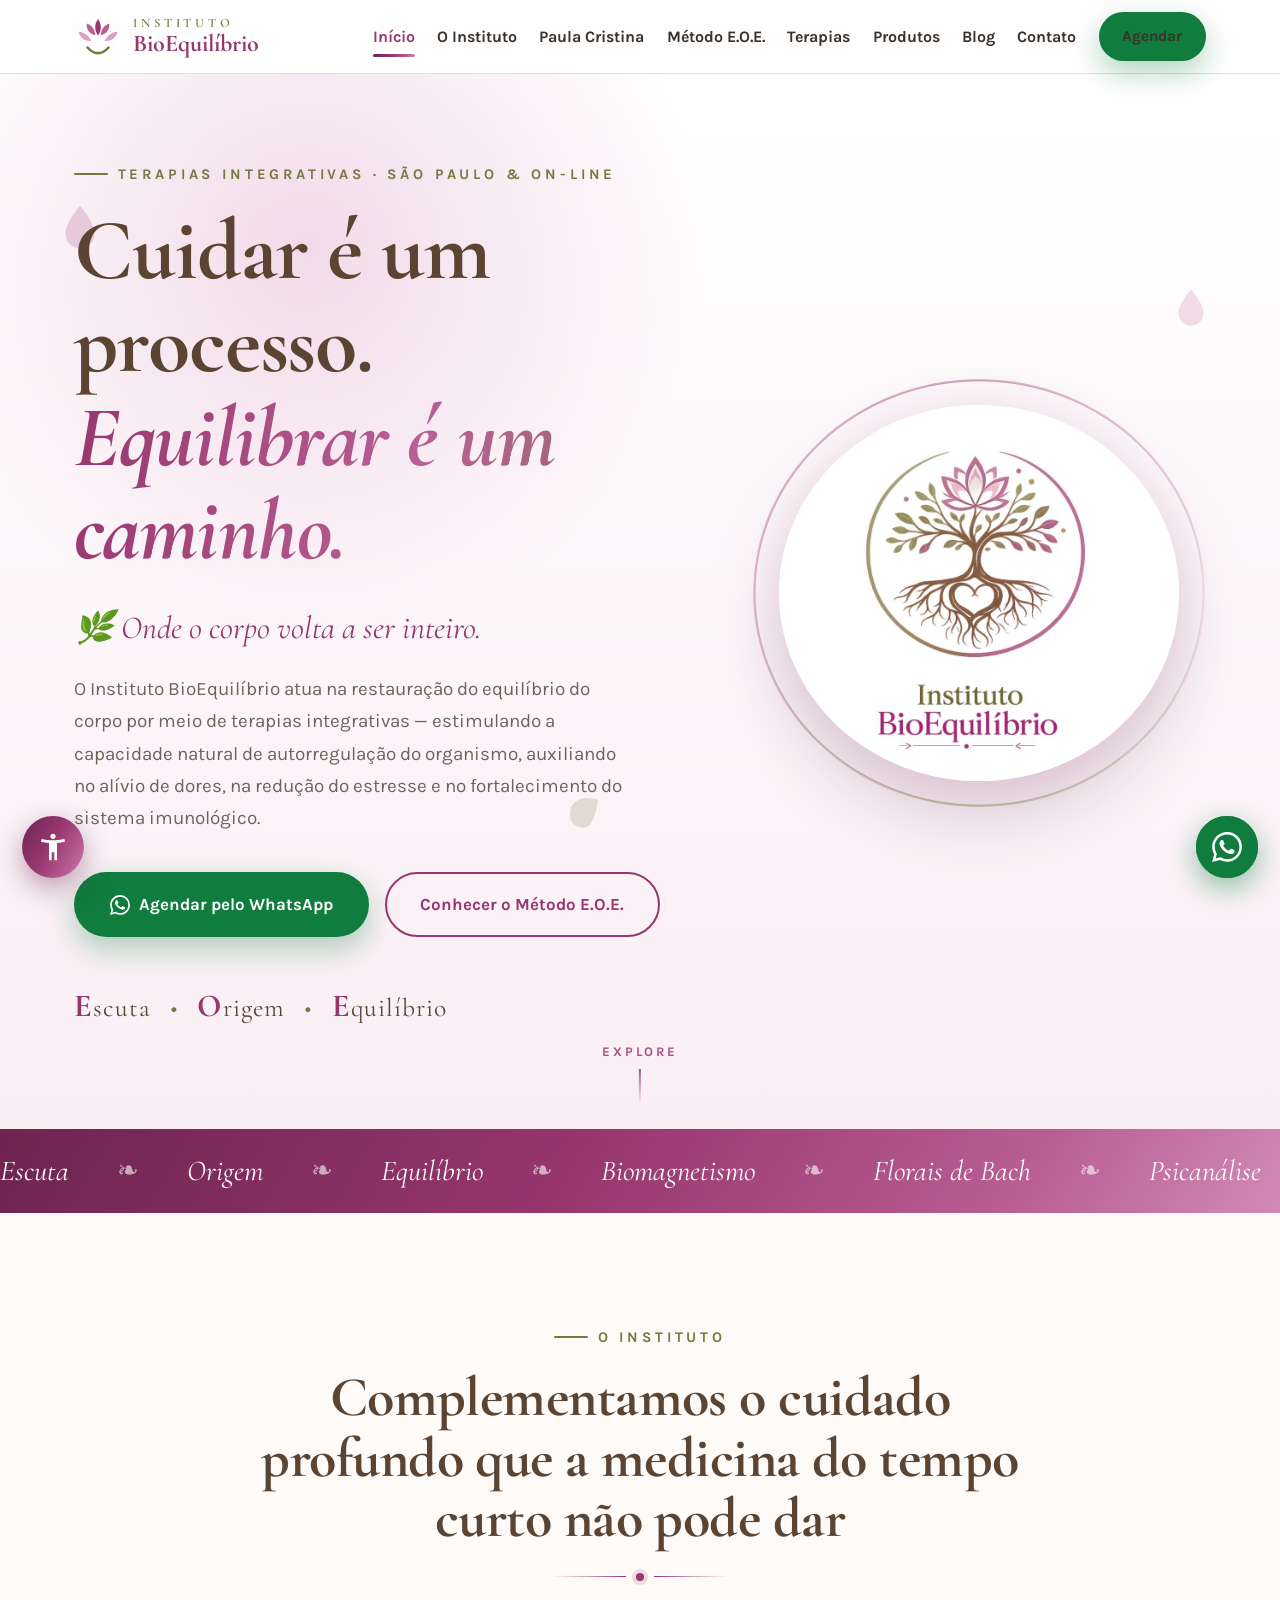
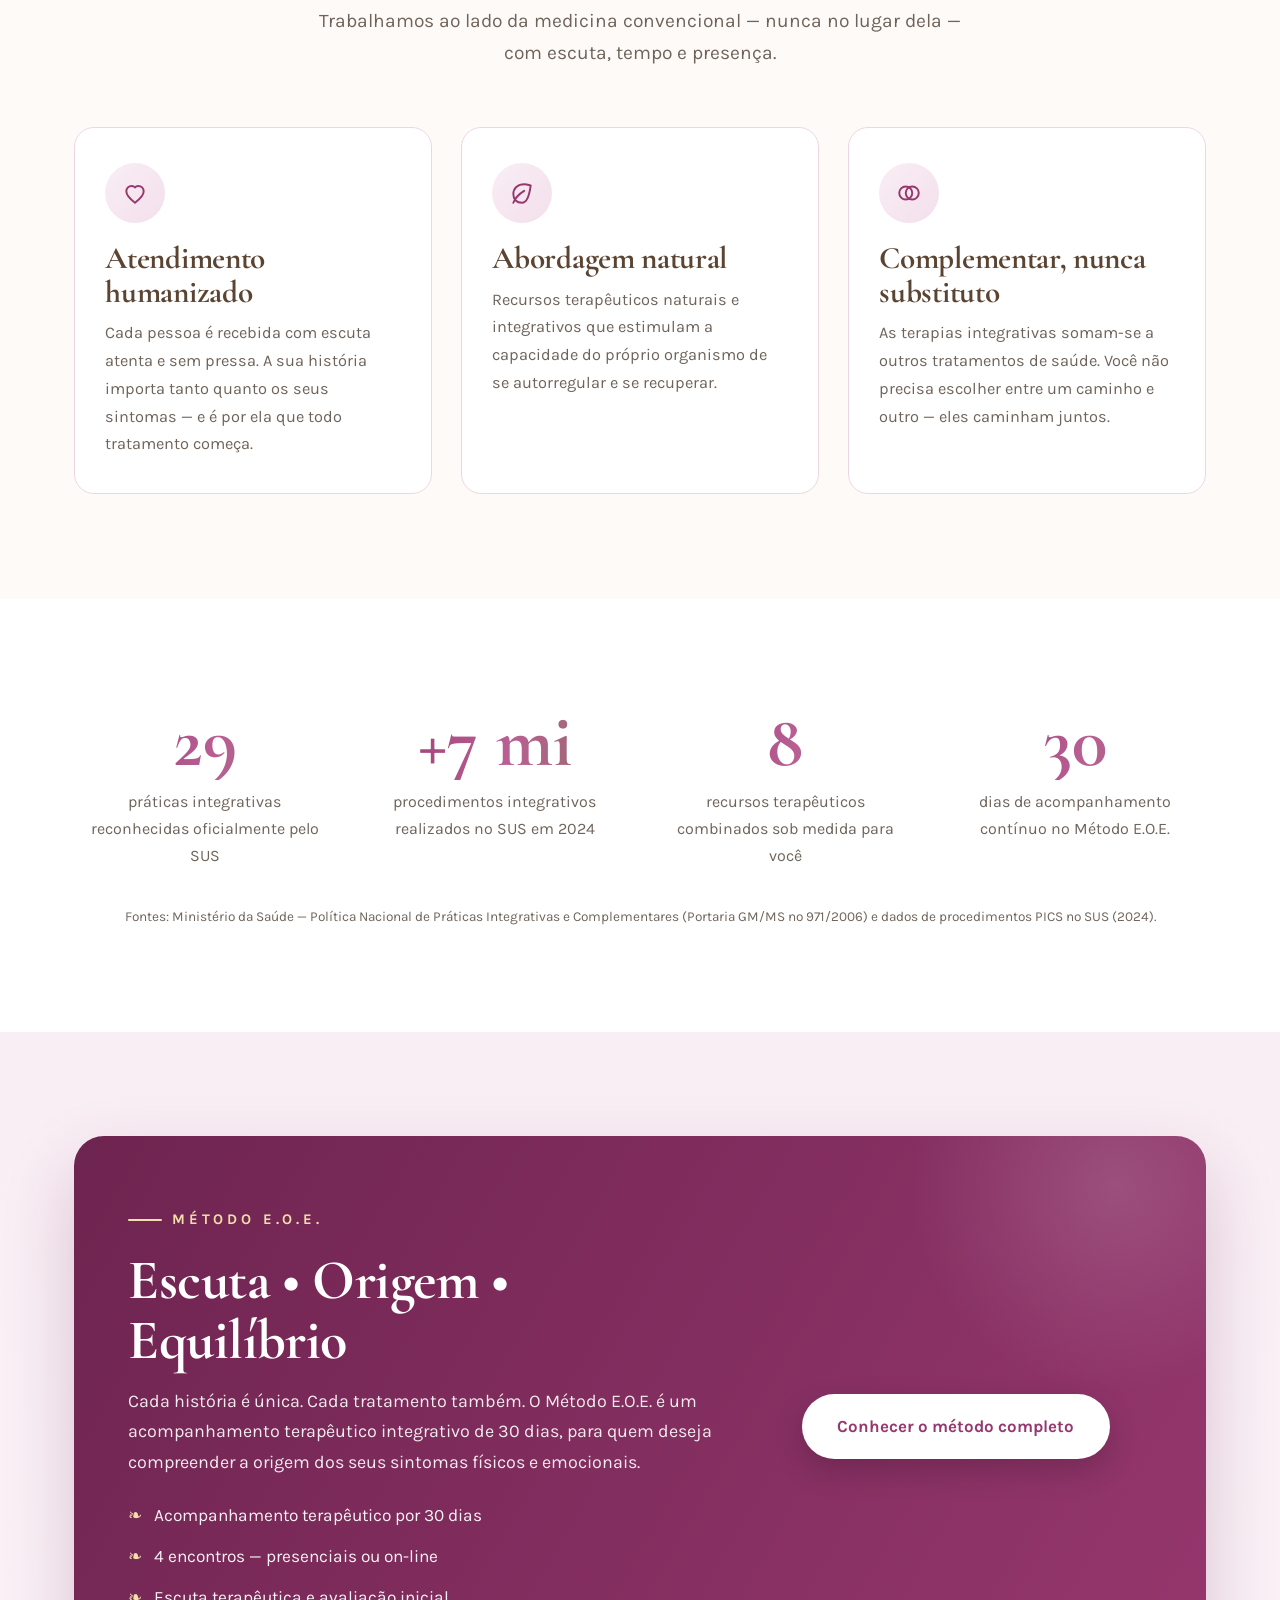
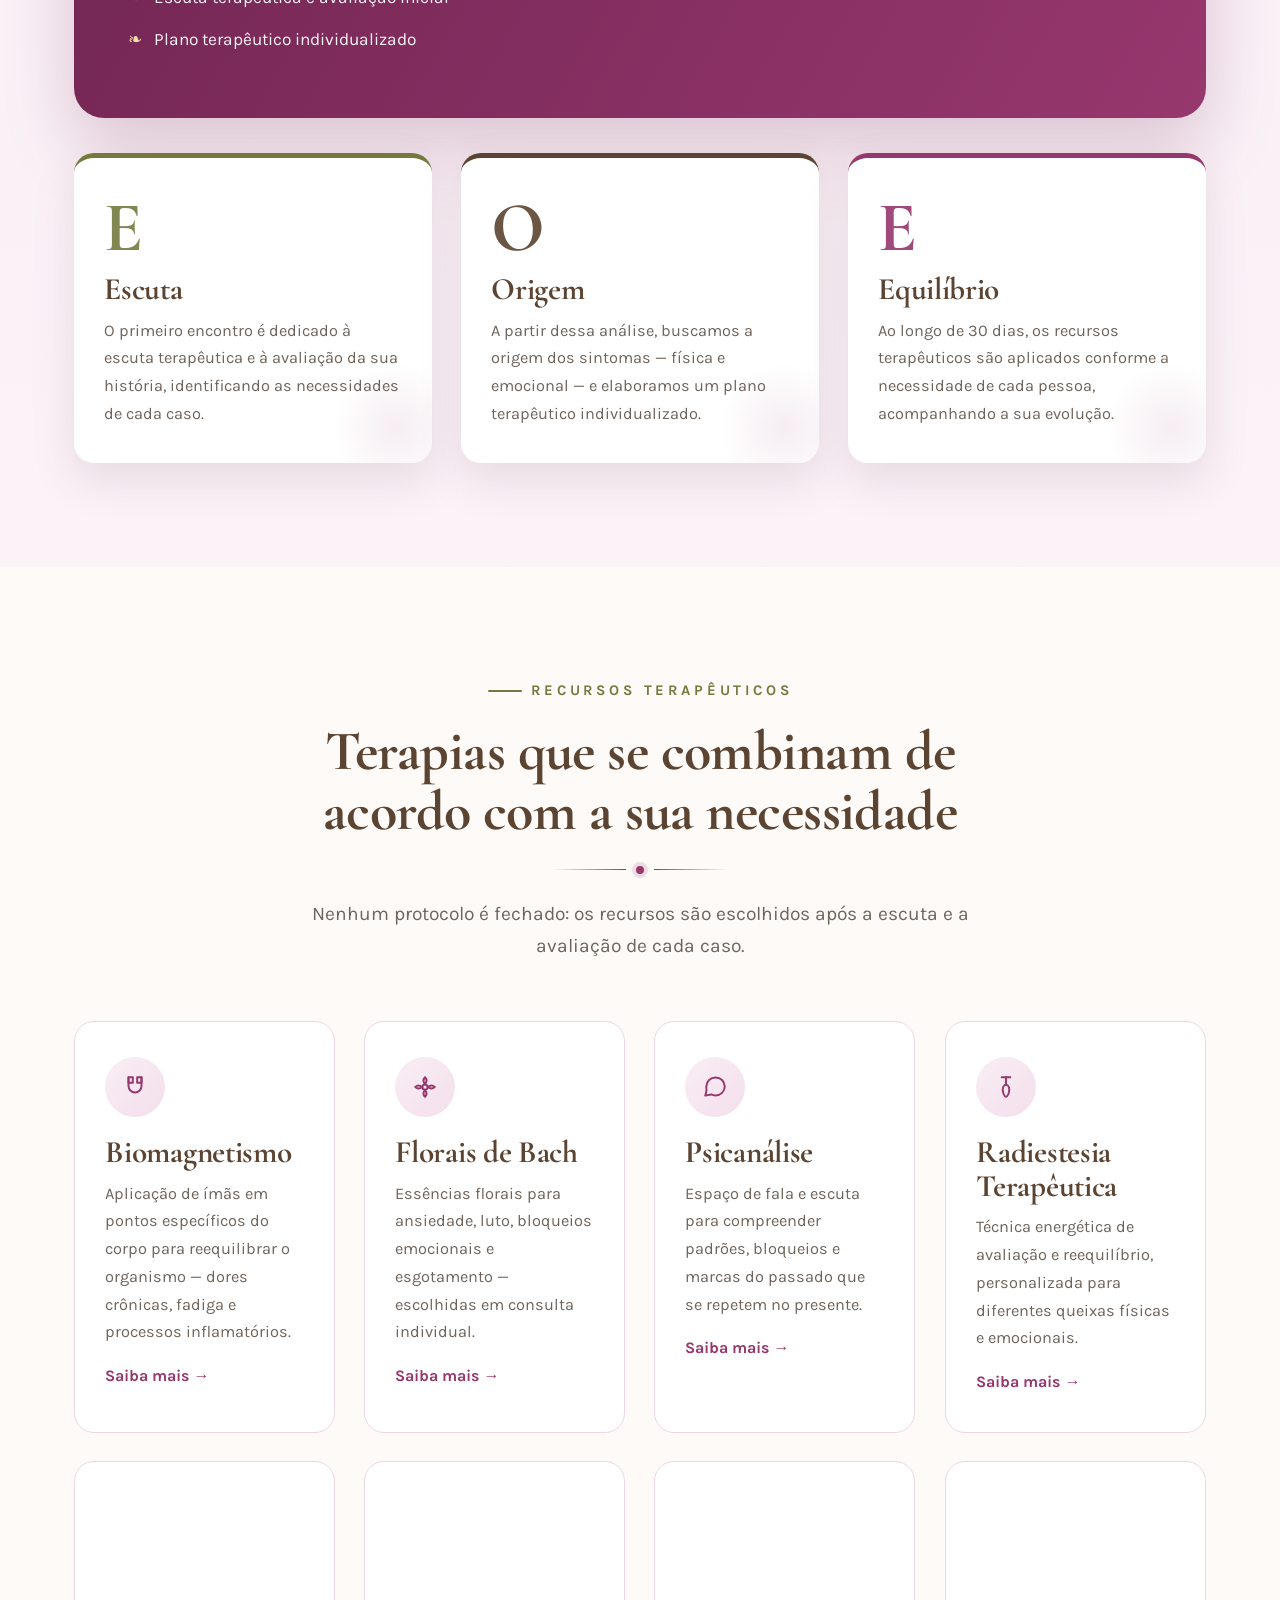
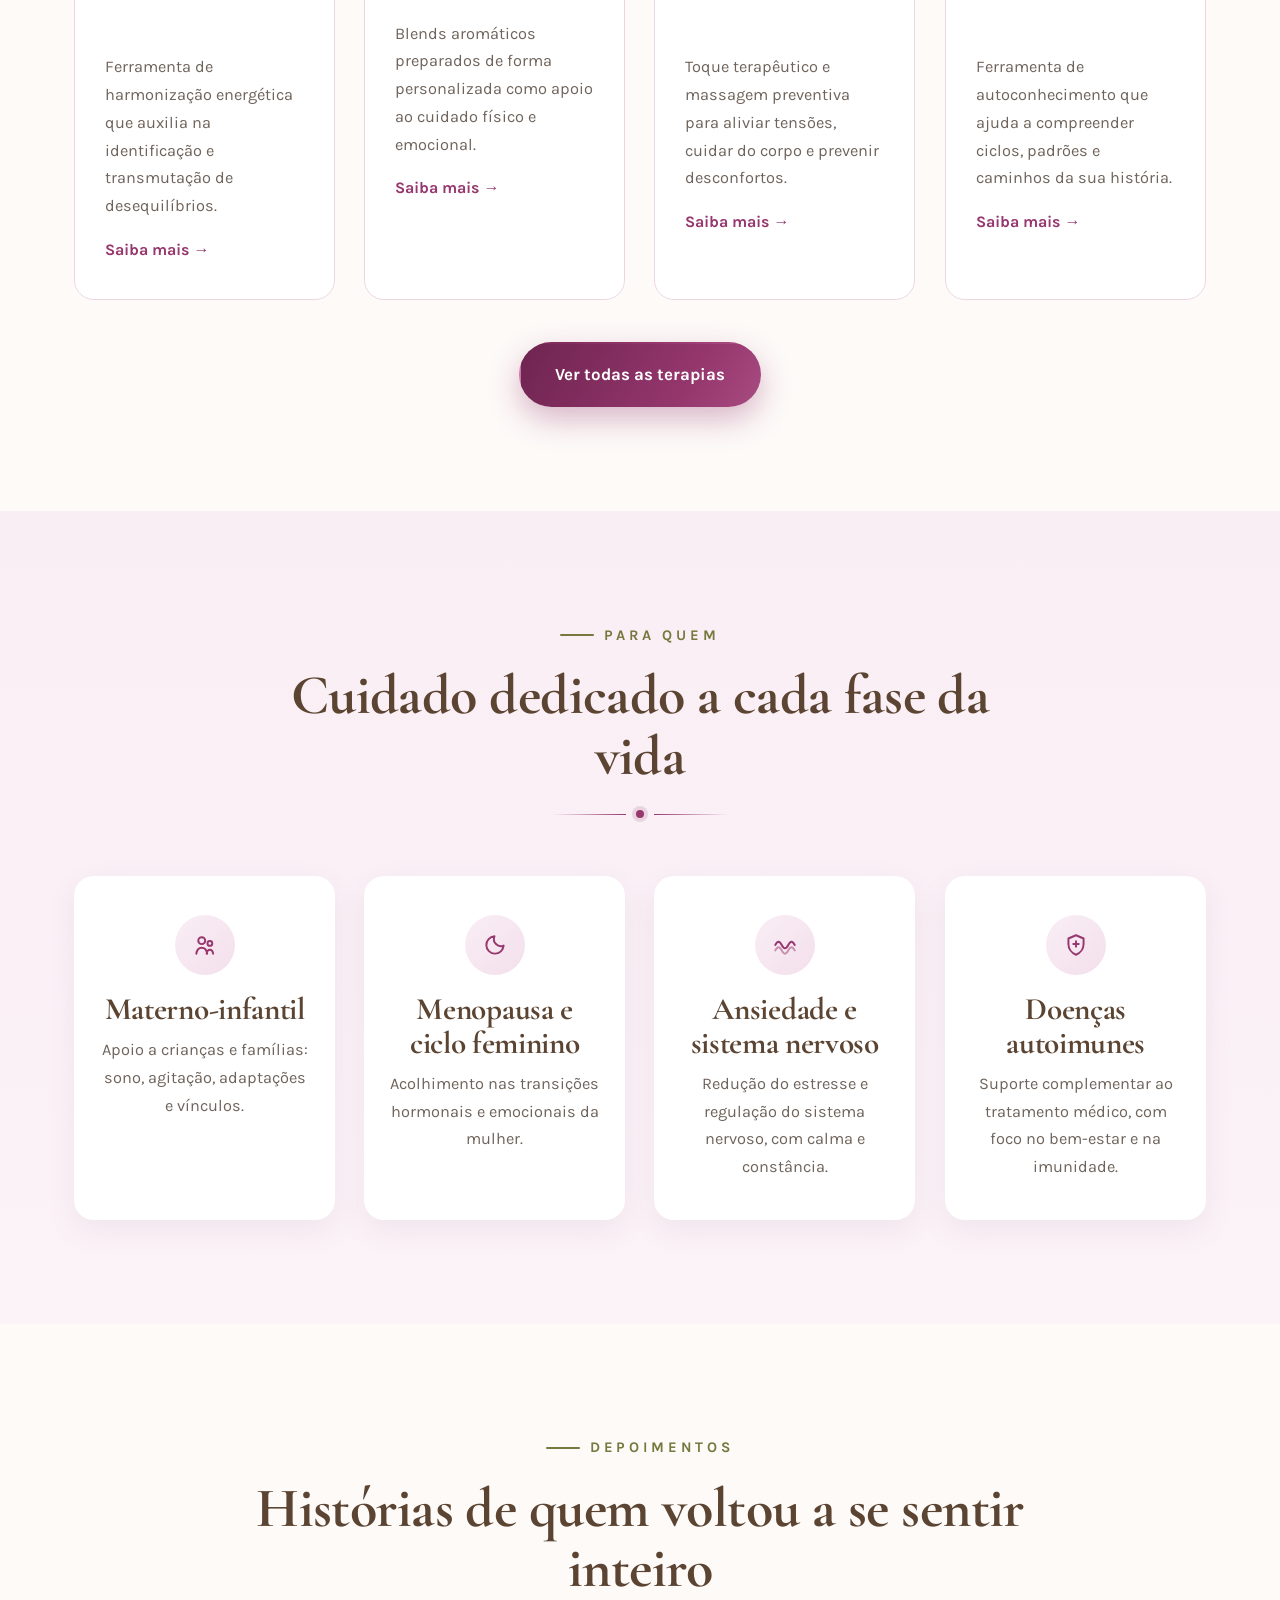
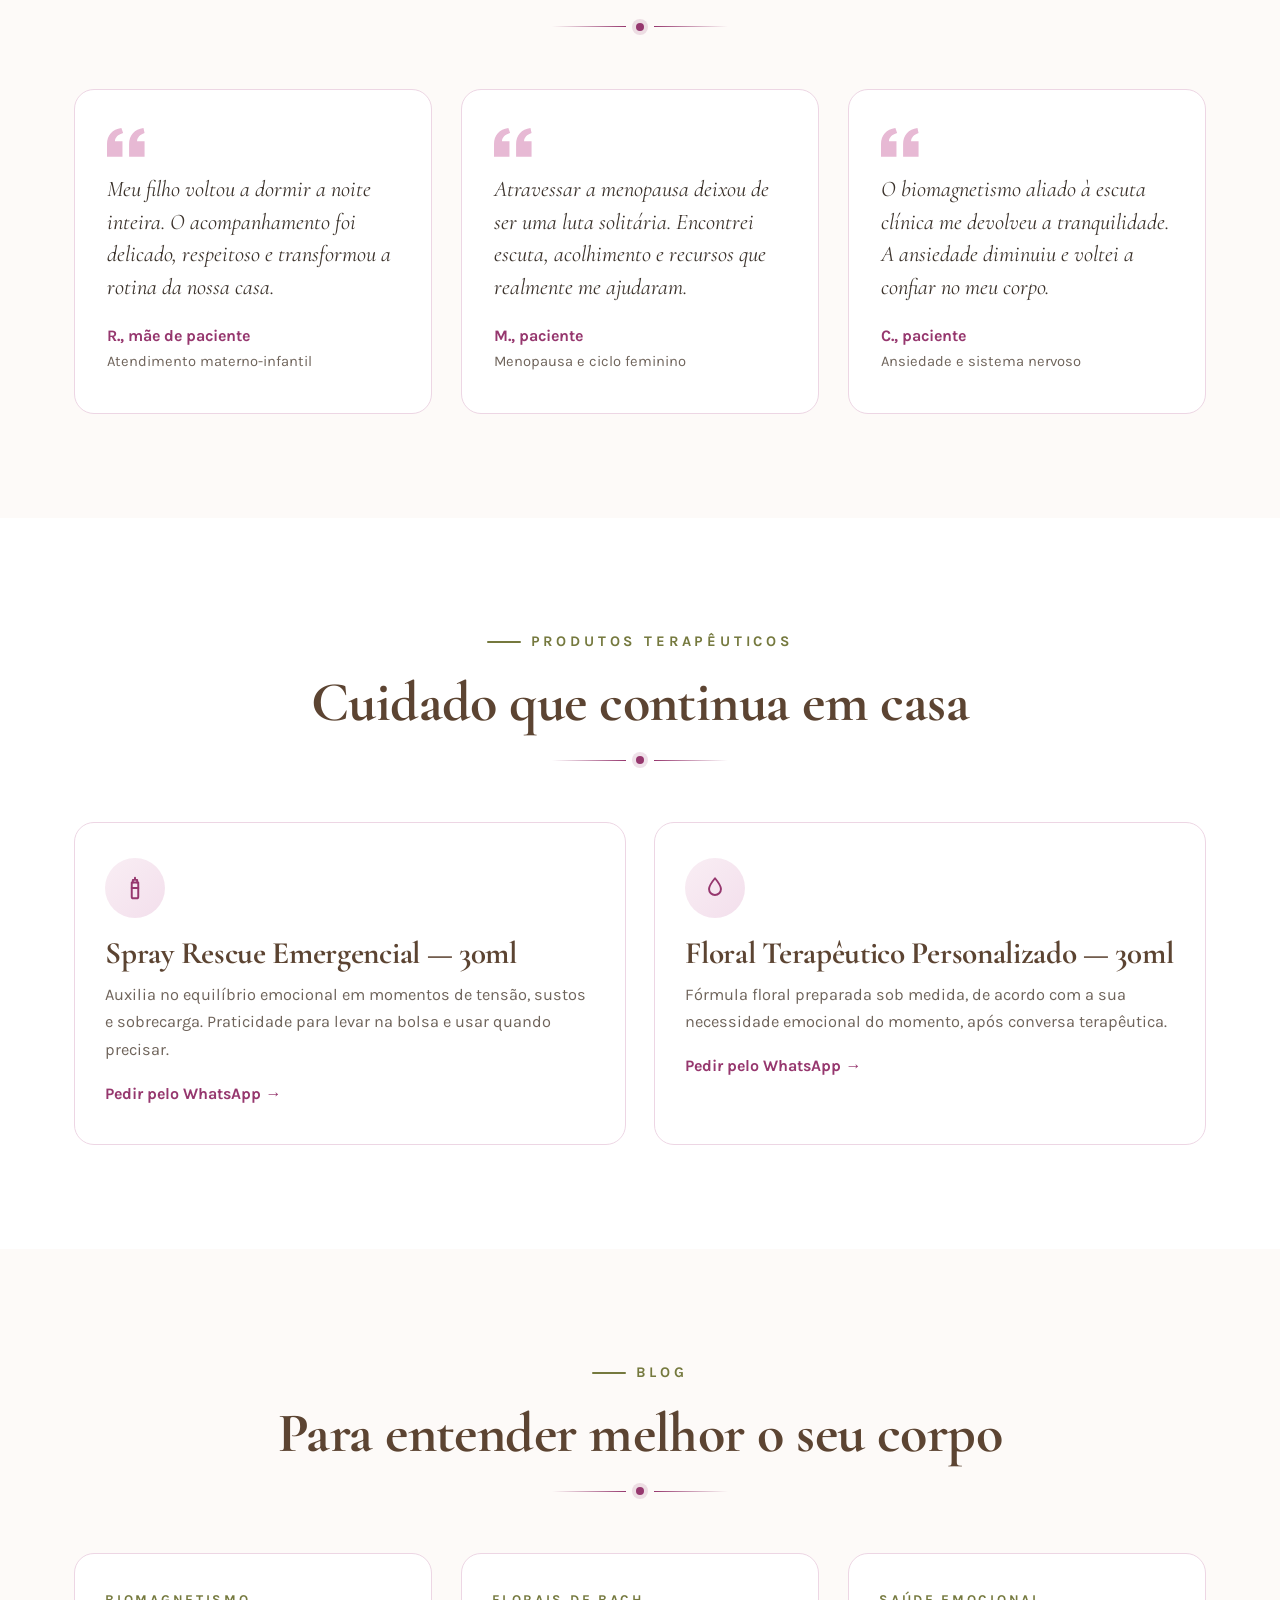
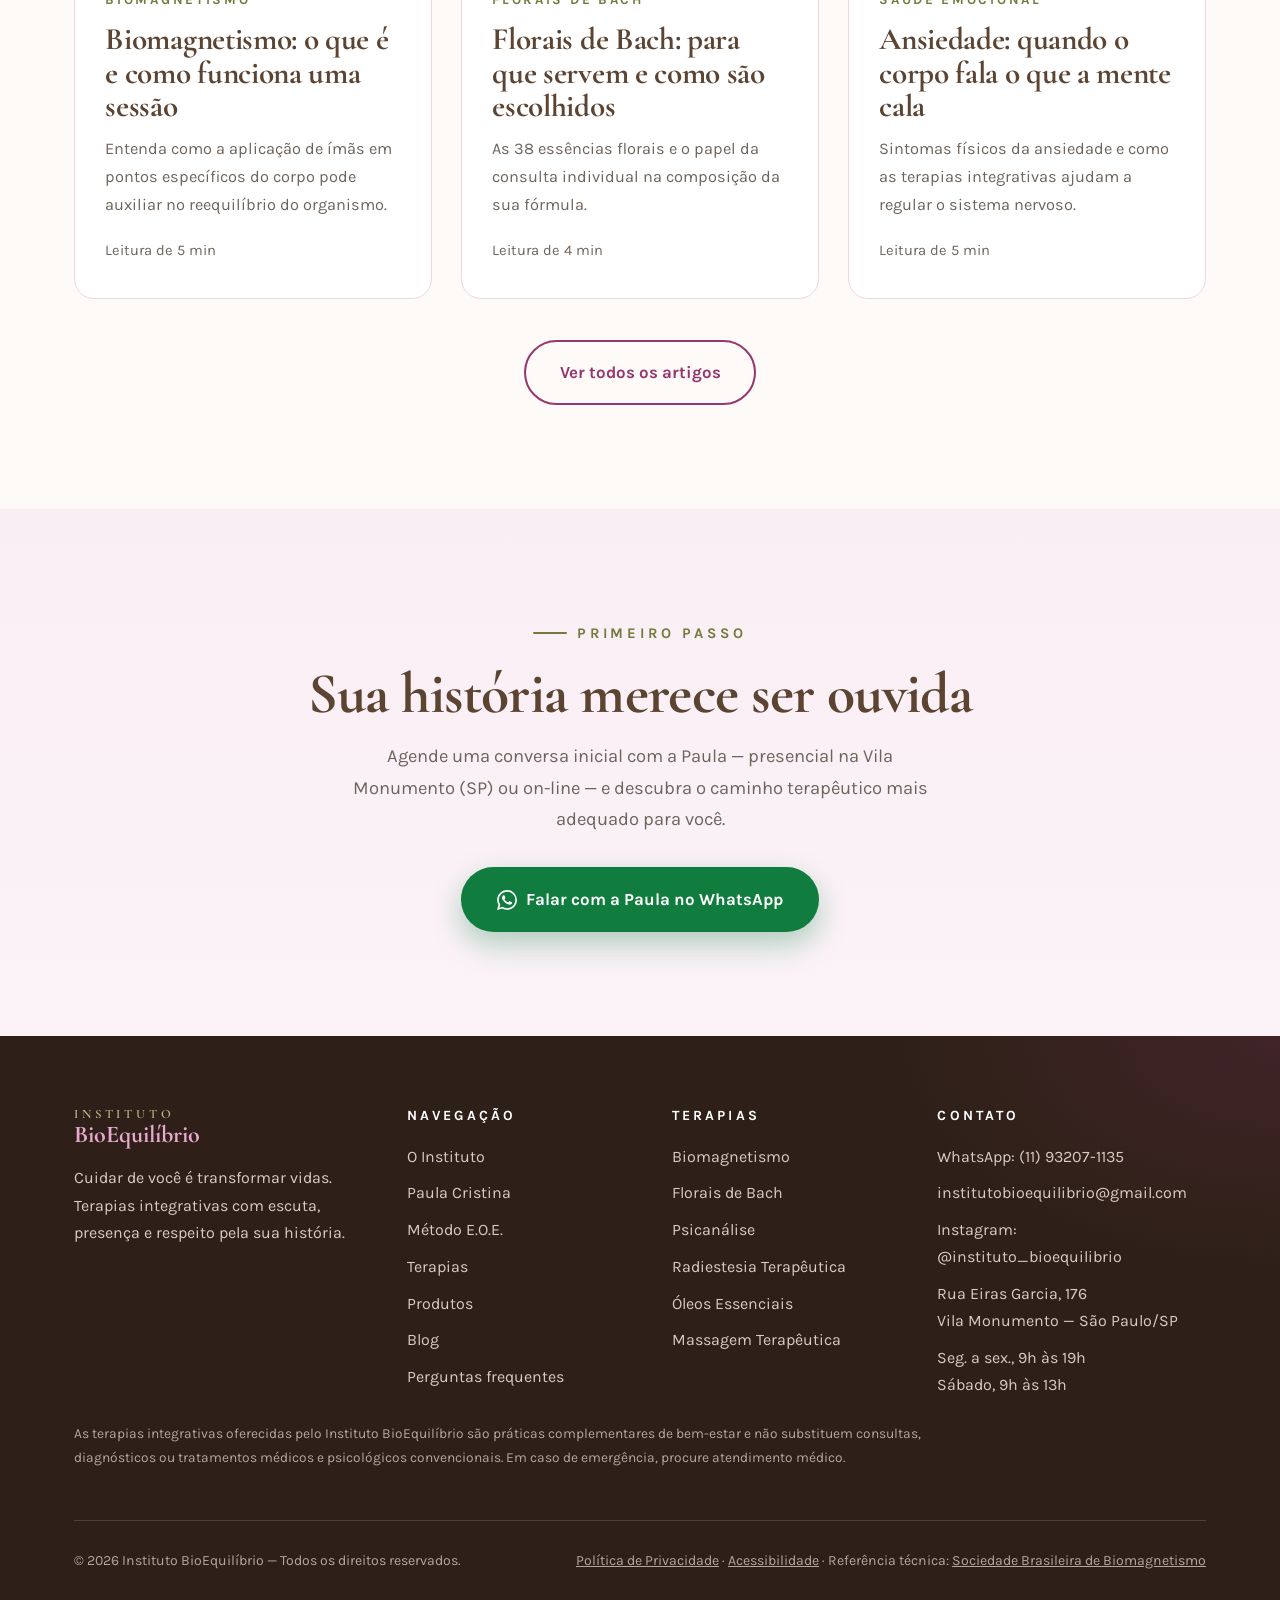
<file: index.html>
<!DOCTYPE html>
<html lang="pt-BR">
<head>
  <meta charset="UTF-8">
  <meta name="viewport" content="width=device-width, initial-scale=1.0">
  <title>Instituto BioEquilíbrio — Terapias Integrativas em São Paulo | Paula Cristina</title>
  <meta name="description" content="O Instituto BioEquilíbrio atua na restauração do equilíbrio do corpo por meio de terapias integrativas: Biomagnetismo, Florais de Bach, Psicanálise, Radiestesia e mais. Atendimento humanizado, presencial e on-line, com Paula Cristina.">
  <meta property="og:title" content="Instituto BioEquilíbrio — Terapias Integrativas">
  <meta property="og:description" content="Cuidar é um processo. Equilibrar é um caminho. Terapias integrativas com atendimento humanizado, presencial (Vila Monumento, SP) e on-line.">
  <meta property="og:type" content="website">
  <meta property="og:image" content="assets/img/logo-completo.jpg">
  <link rel="icon" type="image/jpeg" href="assets/img/logo.jpg">
  <link rel="preconnect" href="https://fonts.googleapis.com">
  <link rel="preconnect" href="https://fonts.gstatic.com" crossorigin>
  <link href="https://fonts.googleapis.com/css2?family=Cormorant+Garamond:ital,wght@0,500;0,600;0,700;1,500;1,600&family=Karla:ital,wght@0,400;0,700;1,400&display=swap" rel="stylesheet">
  <link rel="stylesheet" href="assets/css/style.css">
  <script type="application/ld+json">
  {
    "@context": "https://schema.org",
    "@type": "LocalBusiness",
    "name": "Instituto BioEquilíbrio",
    "description": "Terapias integrativas para restauração do equilíbrio do corpo: Biomagnetismo, Florais de Bach, Psicanálise, Radiestesia Terapêutica, Aromaterapia e Massagem Terapêutica.",
    "url": "https://institutobioequilibrio.com.br",
    "telephone": "+5511932071135",
    "email": "institutobioequilibrio@gmail.com",
    "image": "https://institutobioequilibrio.com.br/assets/img/logo-completo.jpg",
    "address": {
      "@type": "PostalAddress",
      "streetAddress": "Rua Eiras Garcia, 176 - Vila Monumento",
      "addressLocality": "São Paulo",
      "addressRegion": "SP",
      "addressCountry": "BR"
    },
    "openingHours": ["Mo-Fr 09:00-19:00", "Sa 09:00-13:00"],
    "sameAs": ["https://www.instagram.com/instituto_bioequilibrio"]
  }
  </script>
  <!-- Aplica preferências de acessibilidade salvas antes da pintura (evita flash) -->
  <script>
    (function () {
      try {
        var c = localStorage.getItem("bioeq-contraste");
        if (c === "sim" || (!c && window.matchMedia && window.matchMedia("(prefers-contrast: more)").matches)) {
          document.documentElement.setAttribute("data-contraste", "alto");
        }
        var p = parseInt(localStorage.getItem("bioeq-fonte-escala"), 10);
        if (p && p !== 100 && p >= 90 && p <= 130) document.documentElement.style.fontSize = p + "%";
        if (localStorage.getItem("bioeq-links") === "1") document.documentElement.classList.add("a11y-links");
        if (localStorage.getItem("bioeq-parado") === "1") document.documentElement.classList.add("a11y-parado");
      } catch (e) {}
    })();
  </script>
</head>
<body>

  <a class="pular-conteudo" href="#conteudo" accesskey="1">Pular para o conteúdo principal</a>

  <header class="topo">
    <div class="topo__inner">
      <a class="marca" href="index.html" aria-label="Instituto BioEquilíbrio — página inicial">
        <svg viewBox="0 0 64 56" aria-hidden="true"><path d="M32 4c5 6.5 5 15.5 0 22-5-6.5-5-15.5 0-22z" fill="#96376E"/><path d="M17 10c6.5 2 11 8 11.5 15.5C21 24.5 16 18 17 10z" fill="#B95F94"/><path d="M47 10c-6.5 2-11 8-11.5 15.5C43 24.5 48 18 47 10z" fill="#B95F94"/><path d="M6 21c7.5.5 14 5 17 12-8 1.5-15-4-17-12z" fill="#D9A1C4"/><path d="M58 21c-7.5.5-14 5-17 12 8 1.5 15-4 17-12z" fill="#D9A1C4"/><path d="M18 42c4.5 5 9 7.5 14 7.5S41.5 47 46 42" stroke="#75793E" stroke-width="3.4" stroke-linecap="round" fill="none"/></svg>
        <span class="marca__texto">
          <span class="marca__instituto">Instituto</span>
          <span class="marca__nome">BioEquilíbrio</span>
        </span>
      </a>
      <button class="nav-toggle" aria-label="Abrir menu" aria-expanded="false">
        <svg width="26" height="26" viewBox="0 0 24 24" fill="none" stroke="currentColor" stroke-width="2" stroke-linecap="round"><path d="M3 6h18M3 12h18M3 18h18"/></svg>
      </button>
      <nav class="nav" aria-label="Navegação principal">
        <a href="index.html" class="ativo" aria-current="page">Início</a>
        <a href="o-instituto.html">O Instituto</a>
        <a href="paula-cristina.html">Paula Cristina</a>
        <a href="metodo-eoe.html">Método E.O.E.</a>
        <a href="terapias.html">Terapias</a>
        <a href="produtos.html">Produtos</a>
        <a href="blog.html">Blog</a>
        <a href="contato.html">Contato</a>
        <a class="botao botao--whats" href="https://wa.me/5511932071135?text=Ol%C3%A1%2C%20Paula!%20Vim%20pelo%20site%20do%20Instituto%20BioEquil%C3%ADbrio%20e%20gostaria%20de%20agendar%20uma%20avalia%C3%A7%C3%A3o." target="_blank" rel="noopener">Agendar</a>
      </nav>
    </div>
  </header>

  <main id="conteudo">

    <!-- HERO -->
    <section class="hero">
      <div class="hero__folhas" aria-hidden="true">
        <svg viewBox="0 0 24 24" fill="#96376E"><path d="M12 2c4 5 6 8.5 6 11.5a6 6 0 0 1-12 0C6 10.5 8 7 12 2z" opacity="0.5"/></svg>
        <svg viewBox="0 0 24 24" fill="#75793E"><path d="M12 21c-5 0-8-3-8-8 0-5.5 4-9 10-9 2.5 0 4 .5 6 1-1 8-3.5 16-8 16z" opacity="0.5"/></svg>
        <svg viewBox="0 0 24 24" fill="#B95F94"><path d="M12 2c4 5 6 8.5 6 11.5a6 6 0 0 1-12 0C6 10.5 8 7 12 2z" opacity="0.5"/></svg>
      </div>
      <div class="container hero__grid">
        <div class="hero__texto">
          <span class="eyebrow">Terapias integrativas · São Paulo &amp; on-line</span>
          <h1>
            <span class="linha">Cuidar é um processo.</span>
            <span class="linha destaque-ameixa">Equilibrar é um caminho.</span>
          </h1>
          <p class="hero__lema"><span aria-hidden="true">🌿</span> Onde o corpo volta a ser inteiro.</p>
          <p class="apoio">O Instituto BioEquilíbrio atua na restauração do equilíbrio do corpo por meio de terapias integrativas — estimulando a capacidade natural de autorregulação do organismo, auxiliando no alívio de dores, na redução do estresse e no fortalecimento do sistema imunológico.</p>
          <div class="hero__acoes">
            <a class="botao botao--whats" href="https://wa.me/5511932071135?text=Ol%C3%A1%2C%20Paula!%20Vim%20pelo%20site%20do%20Instituto%20BioEquil%C3%ADbrio%20e%20gostaria%20de%20agendar%20uma%20avalia%C3%A7%C3%A3o." target="_blank" rel="noopener">
              <svg width="20" height="20" viewBox="0 0 24 24" fill="currentColor" aria-hidden="true"><path d="M17.472 14.382c-.297-.149-1.758-.867-2.03-.967-.273-.099-.471-.148-.67.15-.197.297-.767.966-.94 1.164-.173.199-.347.223-.644.075-.297-.15-1.255-.463-2.39-1.475-.883-.788-1.48-1.761-1.653-2.059-.173-.297-.018-.458.13-.606.134-.133.297-.347.446-.52.149-.174.198-.298.297-.497.1-.198.05-.371-.025-.52-.075-.149-.669-1.612-.916-2.207-.242-.579-.487-.5-.669-.51-.173-.008-.371-.01-.57-.01-.198 0-.52.074-.792.372-.272.297-1.04 1.016-1.04 2.479 0 1.462 1.065 2.875 1.213 3.074.149.198 2.096 3.2 5.077 4.487.709.306 1.262.489 1.694.625.712.227 1.36.195 1.871.118.571-.085 1.758-.719 2.006-1.413.248-.694.248-1.289.173-1.413-.074-.124-.272-.198-.57-.347m-5.421 7.403h-.004a9.87 9.87 0 01-5.031-1.378l-.361-.214-3.741.982.998-3.648-.235-.374a9.86 9.86 0 01-1.51-5.26c.001-5.45 4.436-9.884 9.888-9.884 2.64 0 5.122 1.03 6.988 2.898a9.825 9.825 0 012.893 6.994c-.003 5.45-4.437 9.884-9.885 9.884m8.413-18.297A11.815 11.815 0 0012.05 0C5.495 0 .16 5.335.157 11.892c0 2.096.547 4.142 1.588 5.945L.057 24l6.305-1.654a11.882 11.882 0 005.683 1.448h.005c6.554 0 11.89-5.335 11.893-11.893a11.821 11.821 0 00-3.48-8.413z"/></svg>
              Agendar pelo WhatsApp
            </a>
            <a class="botao botao--contorno" href="metodo-eoe.html">Conhecer o Método E.O.E.</a>
          </div>
          <p class="hero__eoe"><strong>E</strong>scuta <span class="sep">•</span> <strong>O</strong>rigem <span class="sep">•</span> <strong>E</strong>quilíbrio</p>
        </div>
        <div class="hero__logo">
          <img src="assets/img/logo.jpg" alt="Logotipo do Instituto BioEquilíbrio: árvore com raízes em forma de coração e flor de lótus" width="380" height="360">
        </div>
      </div>
      <div class="hero__scroll" aria-hidden="true">explore</div>
    </section>

    <!-- MARQUEE -->
    <div class="marquee" aria-hidden="true">
      <div class="marquee__trilho">
        <span>Escuta</span><span>Origem</span><span>Equilíbrio</span><span>Biomagnetismo</span><span>Florais de Bach</span><span>Psicanálise</span><span>Radiestesia</span><span>Aromaterapia</span><span>Massagem Terapêutica</span>
        <span>Escuta</span><span>Origem</span><span>Equilíbrio</span><span>Biomagnetismo</span><span>Florais de Bach</span><span>Psicanálise</span><span>Radiestesia</span><span>Aromaterapia</span><span>Massagem Terapêutica</span>
      </div>
    </div>

    <!-- PILARES -->
    <section class="secao">
      <div class="container">
        <div class="cabecalho-secao reveal">
          <span class="eyebrow">O Instituto</span>
          <h2>Complementamos o cuidado profundo que a medicina do tempo curto não pode dar</h2>
          <div class="ornamento" aria-hidden="true"><span></span></div>
          <p class="intro-secao">Trabalhamos ao lado da medicina convencional — nunca no lugar dela — com escuta, tempo e presença.</p>
        </div>
        <div class="grade grade--3">
          <article class="card reveal">
            <div class="card__icone" aria-hidden="true">
              <svg width="26" height="26" viewBox="0 0 24 24" fill="none" stroke="currentColor" stroke-width="1.8" stroke-linecap="round" stroke-linejoin="round"><path d="M12 21c-4.5-3.5-8-6.6-8-10.4C4 7.6 6.2 5.5 9 5.5c1.2 0 2.3.5 3 1.4.7-.9 1.8-1.4 3-1.4 2.8 0 5 2.1 5 5.1 0 3.8-3.5 6.9-8 10.4z"/></svg>
            </div>
            <h3>Atendimento humanizado</h3>
            <p>Cada pessoa é recebida com escuta atenta e sem pressa. A sua história importa tanto quanto os seus sintomas — e é por ela que todo tratamento começa.</p>
          </article>
          <article class="card reveal">
            <div class="card__icone" aria-hidden="true">
              <svg width="26" height="26" viewBox="0 0 24 24" fill="none" stroke="currentColor" stroke-width="1.8" stroke-linecap="round" stroke-linejoin="round"><path d="M12 21c-5 0-8-3-8-8 0-5.5 4-9 10-9 2.5 0 4 .5 6 1-1 8-3.5 16-8 16z"/><path d="M4 21c2-5 5-8 10-11"/></svg>
            </div>
            <h3>Abordagem natural</h3>
            <p>Recursos terapêuticos naturais e integrativos que estimulam a capacidade do próprio organismo de se autorregular e se recuperar.</p>
          </article>
          <article class="card reveal">
            <div class="card__icone" aria-hidden="true">
              <svg width="26" height="26" viewBox="0 0 24 24" fill="none" stroke="currentColor" stroke-width="1.8" stroke-linecap="round" stroke-linejoin="round"><circle cx="9" cy="12" r="6"/><circle cx="15" cy="12" r="6"/></svg>
            </div>
            <h3>Complementar, nunca substituto</h3>
            <p>As terapias integrativas somam-se a outros tratamentos de saúde. Você não precisa escolher entre um caminho e outro — eles caminham juntos.</p>
          </article>
        </div>
      </div>
    </section>

    <!-- NÚMEROS -->
    <section class="secao secao--branca" aria-label="Terapias integrativas em números">
      <div class="container">
        <div class="faixa-numeros reveal">
          <div>
            <p class="numero__valor"><span data-contador="29">29</span></p>
            <p class="numero__rotulo">práticas integrativas reconhecidas oficialmente pelo SUS</p>
          </div>
          <div>
            <p class="numero__valor"><span data-contador="7" data-prefixo="+" data-sufixo=" mi">+7 mi</span></p>
            <p class="numero__rotulo">procedimentos integrativos realizados no SUS em 2024</p>
          </div>
          <div>
            <p class="numero__valor"><span data-contador="8">8</span></p>
            <p class="numero__rotulo">recursos terapêuticos combinados sob medida para você</p>
          </div>
          <div>
            <p class="numero__valor"><span data-contador="30">30</span></p>
            <p class="numero__rotulo">dias de acompanhamento contínuo no Método E.O.E.</p>
          </div>
        </div>
        <p class="fonte-dados">Fontes: Ministério da Saúde — Política Nacional de Práticas Integrativas e Complementares (Portaria GM/MS nº 971/2006) e dados de procedimentos PICS no SUS (2024).</p>
      </div>
    </section>

    <!-- MÉTODO EOE -->
    <section class="secao secao--rosa">
      <div class="container">
        <div class="faixa-eoe reveal">
          <div>
            <span class="eyebrow">Método E.O.E.</span>
            <h2>Escuta • Origem • Equilíbrio</h2>
            <p style="margin-top:1rem;">Cada história é única. Cada tratamento também. O Método E.O.E. é um acompanhamento terapêutico integrativo de 30 dias, para quem deseja compreender a origem dos seus sintomas físicos e emocionais.</p>
            <ul>
              <li>Acompanhamento terapêutico por 30 dias</li>
              <li>4 encontros — presenciais ou on-line</li>
              <li>Escuta terapêutica e avaliação inicial</li>
              <li>Plano terapêutico individualizado</li>
            </ul>
          </div>
          <div style="text-align:center;">
            <a class="botao botao--claro" href="metodo-eoe.html">Conhecer o método completo</a>
          </div>
        </div>

        <div class="passos" style="margin-top:2.2rem;">
          <article class="passo reveal">
            <span class="passo__letra" aria-hidden="true">E</span>
            <h3>Escuta</h3>
            <p>O primeiro encontro é dedicado à escuta terapêutica e à avaliação da sua história, identificando as necessidades de cada caso.</p>
          </article>
          <article class="passo reveal">
            <span class="passo__letra" aria-hidden="true">O</span>
            <h3>Origem</h3>
            <p>A partir dessa análise, buscamos a origem dos sintomas — física e emocional — e elaboramos um plano terapêutico individualizado.</p>
          </article>
          <article class="passo reveal">
            <span class="passo__letra" aria-hidden="true">E</span>
            <h3>Equilíbrio</h3>
            <p>Ao longo de 30 dias, os recursos terapêuticos são aplicados conforme a necessidade de cada pessoa, acompanhando a sua evolução.</p>
          </article>
        </div>
      </div>
    </section>

    <!-- TERAPIAS -->
    <section class="secao">
      <div class="container">
        <div class="cabecalho-secao reveal">
          <span class="eyebrow">Recursos terapêuticos</span>
          <h2>Terapias que se combinam de acordo com a sua necessidade</h2>
          <div class="ornamento" aria-hidden="true"><span></span></div>
          <p class="intro-secao">Nenhum protocolo é fechado: os recursos são escolhidos após a escuta e a avaliação de cada caso.</p>
        </div>
        <div class="grade grade--4">
          <article class="card reveal">
            <div class="card__icone" aria-hidden="true"><svg width="26" height="26" viewBox="0 0 24 24" fill="none" stroke="currentColor" stroke-width="1.8" stroke-linecap="round" stroke-linejoin="round"><path d="M6 3v8a6 6 0 0 0 12 0V3"/><path d="M6 3h4v5H6zM14 3h4v5h-4z"/></svg></div>
            <h3>Biomagnetismo</h3>
            <p>Aplicação de ímãs em pontos específicos do corpo para reequilibrar o organismo — dores crônicas, fadiga e processos inflamatórios.</p>
            <a class="link-mais" href="terapias.html#biomagnetismo" aria-label="Saiba mais sobre Biomagnetismo">Saiba mais →</a>
          </article>
          <article class="card reveal">
            <div class="card__icone" aria-hidden="true"><svg width="26" height="26" viewBox="0 0 24 24" fill="none" stroke="currentColor" stroke-width="1.8" stroke-linecap="round" stroke-linejoin="round"><circle cx="12" cy="12" r="2.4"/><path d="M12 3c1.6 1.8 1.6 4.4 0 6.2C10.4 7.4 10.4 4.8 12 3zM21 12c-1.8 1.6-4.4 1.6-6.2 0 1.8-1.6 4.4-1.6 6.2 0zM12 21c-1.6-1.8-1.6-4.4 0-6.2 1.6 1.8 1.6 4.4 0 6.2zM3 12c1.8-1.6 4.4-1.6 6.2 0-1.8 1.6-4.4 1.6-6.2 0z"/></svg></div>
            <h3>Florais de Bach</h3>
            <p>Essências florais para ansiedade, luto, bloqueios emocionais e esgotamento — escolhidas em consulta individual.</p>
            <a class="link-mais" href="terapias.html#florais" aria-label="Saiba mais sobre Florais de Bach">Saiba mais →</a>
          </article>
          <article class="card reveal">
            <div class="card__icone" aria-hidden="true"><svg width="26" height="26" viewBox="0 0 24 24" fill="none" stroke="currentColor" stroke-width="1.8" stroke-linecap="round" stroke-linejoin="round"><path d="M21 11.5a8.4 8.4 0 0 1-8.5 8.3c-1.4 0-2.8-.3-4-.9L3 20l1.2-5A8.1 8.1 0 0 1 4 11.5 8.4 8.4 0 0 1 12.5 3.2 8.4 8.4 0 0 1 21 11.5z"/></svg></div>
            <h3>Psicanálise</h3>
            <p>Espaço de fala e escuta para compreender padrões, bloqueios e marcas do passado que se repetem no presente.</p>
            <a class="link-mais" href="terapias.html#psicanalise" aria-label="Saiba mais sobre Psicanálise">Saiba mais →</a>
          </article>
          <article class="card reveal">
            <div class="card__icone" aria-hidden="true"><svg width="26" height="26" viewBox="0 0 24 24" fill="none" stroke="currentColor" stroke-width="1.8" stroke-linecap="round" stroke-linejoin="round"><path d="M12 3v7"/><path d="M12 10c-1.7 0-3 2-3 4.5S10.3 21 12 21s3-4 3-6.5-1.3-4.5-3-4.5z"/><path d="M8 3h8"/></svg></div>
            <h3>Radiestesia Terapêutica</h3>
            <p>Técnica energética de avaliação e reequilíbrio, personalizada para diferentes queixas físicas e emocionais.</p>
            <a class="link-mais" href="terapias.html#radiestesia" aria-label="Saiba mais sobre Radiestesia Terapêutica">Saiba mais →</a>
          </article>
          <article class="card reveal">
            <div class="card__icone" aria-hidden="true"><svg width="26" height="26" viewBox="0 0 24 24" fill="none" stroke="currentColor" stroke-width="1.8" stroke-linecap="round" stroke-linejoin="round"><circle cx="12" cy="12" r="8.5"/><path d="M12 3.5v17M3.5 12h17M6 6l12 12M18 6L6 18"/></svg></div>
            <h3>Mesa Terapêutica</h3>
            <p>Ferramenta de harmonização energética que auxilia na identificação e transmutação de desequilíbrios.</p>
            <a class="link-mais" href="terapias.html#mesa" aria-label="Saiba mais sobre Mesa Terapêutica">Saiba mais →</a>
          </article>
          <article class="card reveal">
            <div class="card__icone" aria-hidden="true"><svg width="26" height="26" viewBox="0 0 24 24" fill="none" stroke="currentColor" stroke-width="1.8" stroke-linecap="round" stroke-linejoin="round"><path d="M12 3c3.5 4.2 5.5 7.3 5.5 10a5.5 5.5 0 0 1-11 0c0-2.7 2-5.8 5.5-10z"/><path d="M9.5 13.5c0 1.4 1.1 2.5 2.5 2.5"/></svg></div>
            <h3>Óleos Essenciais</h3>
            <p>Blends aromáticos preparados de forma personalizada como apoio ao cuidado físico e emocional.</p>
            <a class="link-mais" href="terapias.html#oleos" aria-label="Saiba mais sobre Óleos Essenciais">Saiba mais →</a>
          </article>
          <article class="card reveal">
            <div class="card__icone" aria-hidden="true"><svg width="26" height="26" viewBox="0 0 24 24" fill="none" stroke="currentColor" stroke-width="1.8" stroke-linecap="round" stroke-linejoin="round"><path d="M12 20c-4 0-7-2-8-5 2.5.8 5 .4 8-1.6 3 2 5.5 2.4 8 1.6-1 3-4 5-8 5z"/><path d="M12 13V4M9.5 6.5 12 4l2.5 2.5"/></svg></div>
            <h3>Massagem Terapêutica</h3>
            <p>Toque terapêutico e massagem preventiva para aliviar tensões, cuidar do corpo e prevenir desconfortos.</p>
            <a class="link-mais" href="terapias.html#massagem" aria-label="Saiba mais sobre Massagem Terapêutica">Saiba mais →</a>
          </article>
          <article class="card reveal">
            <div class="card__icone" aria-hidden="true"><svg width="26" height="26" viewBox="0 0 24 24" fill="none" stroke="currentColor" stroke-width="1.8" stroke-linecap="round" stroke-linejoin="round"><path d="M9 3 7.5 21M16.5 3 15 21M4 8.5h17M3 15.5h17"/></svg></div>
            <h3>Mapa Numerológico</h3>
            <p>Ferramenta de autoconhecimento que ajuda a compreender ciclos, padrões e caminhos da sua história.</p>
            <a class="link-mais" href="terapias.html#numerologia" aria-label="Saiba mais sobre Mapa Numerológico">Saiba mais →</a>
          </article>
        </div>
        <div style="text-align:center; margin-top:2.6rem;">
          <a class="botao botao--primario" href="terapias.html">Ver todas as terapias</a>
        </div>
      </div>
    </section>

    <!-- PARA QUEM -->
    <section class="secao secao--rosa">
      <div class="container">
        <div class="cabecalho-secao reveal">
          <span class="eyebrow">Para quem</span>
          <h2>Cuidado dedicado a cada fase da vida</h2>
          <div class="ornamento" aria-hidden="true"><span></span></div>
        </div>
        <div class="grade grade--4">
          <article class="card vertical reveal">
            <div class="card__icone" aria-hidden="true"><svg width="26" height="26" viewBox="0 0 24 24" fill="none" stroke="currentColor" stroke-width="1.8" stroke-linecap="round" stroke-linejoin="round"><circle cx="9" cy="8" r="3.2"/><circle cx="16.5" cy="10.5" r="2.2"/><path d="M4 20c.5-3.5 2.5-5.5 5-5.5s4.5 2 5 5.5M13.5 20c.3-2.2 1.4-3.6 3-3.6s2.7 1.4 3 3.6"/></svg></div>
            <h3>Materno-infantil</h3>
            <p>Apoio a crianças e famílias: sono, agitação, adaptações e vínculos.</p>
          </article>
          <article class="card vertical reveal">
            <div class="card__icone" aria-hidden="true"><svg width="26" height="26" viewBox="0 0 24 24" fill="none" stroke="currentColor" stroke-width="1.8" stroke-linecap="round" stroke-linejoin="round"><path d="M20 12.5A8 8 0 1 1 11.5 4a6.5 6.5 0 0 0 8.5 8.5z"/></svg></div>
            <h3>Menopausa e ciclo feminino</h3>
            <p>Acolhimento nas transições hormonais e emocionais da mulher.</p>
          </article>
          <article class="card vertical reveal">
            <div class="card__icone" aria-hidden="true"><svg width="26" height="26" viewBox="0 0 24 24" fill="none" stroke="currentColor" stroke-width="1.8" stroke-linecap="round" stroke-linejoin="round"><path d="M3 12c2-4 4-4 6 0s4 4 6 0 4-4 6 0"/><path d="M3 17c2-4 4-4 6 0s4 4 6 0 4-4 6 0" opacity="0.5"/></svg></div>
            <h3>Ansiedade e sistema nervoso</h3>
            <p>Redução do estresse e regulação do sistema nervoso, com calma e constância.</p>
          </article>
          <article class="card vertical reveal">
            <div class="card__icone" aria-hidden="true"><svg width="26" height="26" viewBox="0 0 24 24" fill="none" stroke="currentColor" stroke-width="1.8" stroke-linecap="round" stroke-linejoin="round"><path d="M12 3l7 3v5c0 4.5-3 8.5-7 10-4-1.5-7-5.5-7-10V6z"/><path d="M12 8.5v5M9.5 11h5"/></svg></div>
            <h3>Doenças autoimunes</h3>
            <p>Suporte complementar ao tratamento médico, com foco no bem-estar e na imunidade.</p>
          </article>
        </div>
      </div>
    </section>

    <!-- DEPOIMENTOS -->
    <section class="secao">
      <div class="container">
        <div class="cabecalho-secao reveal">
          <span class="eyebrow">Depoimentos</span>
          <h2>Histórias de quem voltou a se sentir inteiro</h2>
          <div class="ornamento" aria-hidden="true"><span></span></div>
        </div>
        <div class="grade grade--3">
          <blockquote class="depoimento reveal">
            <svg class="aspas" width="34" height="26" viewBox="0 0 34 26" fill="currentColor" aria-hidden="true"><path d="M0 26V14.6C0 6.5 4.9 1.3 13 0l1.6 4.6C9.8 6 7.4 8.7 7.2 12H14v14H0zm20 0V14.6C20 6.5 24.9 1.3 33 0l1 4.6C29.8 6 27.4 8.7 27.2 12H34v14H20z" transform="scale(0.85)"/></svg>
            <p>Meu filho voltou a dormir a noite inteira. O acompanhamento foi delicado, respeitoso e transformou a rotina da nossa casa.</p>
            <footer>R., mãe de paciente <span>Atendimento materno-infantil</span></footer>
          </blockquote>
          <blockquote class="depoimento reveal">
            <svg class="aspas" width="34" height="26" viewBox="0 0 34 26" fill="currentColor" aria-hidden="true"><path d="M0 26V14.6C0 6.5 4.9 1.3 13 0l1.6 4.6C9.8 6 7.4 8.7 7.2 12H14v14H0zm20 0V14.6C20 6.5 24.9 1.3 33 0l1 4.6C29.8 6 27.4 8.7 27.2 12H34v14H20z" transform="scale(0.85)"/></svg>
            <p>Atravessar a menopausa deixou de ser uma luta solitária. Encontrei escuta, acolhimento e recursos que realmente me ajudaram.</p>
            <footer>M., paciente <span>Menopausa e ciclo feminino</span></footer>
          </blockquote>
          <blockquote class="depoimento reveal">
            <svg class="aspas" width="34" height="26" viewBox="0 0 34 26" fill="currentColor" aria-hidden="true"><path d="M0 26V14.6C0 6.5 4.9 1.3 13 0l1.6 4.6C9.8 6 7.4 8.7 7.2 12H14v14H0zm20 0V14.6C20 6.5 24.9 1.3 33 0l1 4.6C29.8 6 27.4 8.7 27.2 12H34v14H20z" transform="scale(0.85)"/></svg>
            <p>O biomagnetismo aliado à escuta clínica me devolveu a tranquilidade. A ansiedade diminuiu e voltei a confiar no meu corpo.</p>
            <footer>C., paciente <span>Ansiedade e sistema nervoso</span></footer>
          </blockquote>
        </div>
      </div>
    </section>

    <!-- PRODUTOS -->
    <section class="secao secao--branca">
      <div class="container">
        <div class="cabecalho-secao reveal">
          <span class="eyebrow">Produtos terapêuticos</span>
          <h2>Cuidado que continua em casa</h2>
          <div class="ornamento" aria-hidden="true"><span></span></div>
        </div>
        <div class="grade grade--2">
          <article class="card reveal">
            <div class="card__icone" aria-hidden="true"><svg width="26" height="26" viewBox="0 0 24 24" fill="none" stroke="currentColor" stroke-width="1.8" stroke-linecap="round" stroke-linejoin="round"><path d="M9 7h6v13a1.5 1.5 0 0 1-1.5 1.5h-3A1.5 1.5 0 0 1 9 20z"/><path d="M10 7V4.5h4V7M12 2.5v2"/><path d="M9 12h6"/></svg></div>
            <h3>Spray Rescue Emergencial — 30ml</h3>
            <p>Auxilia no equilíbrio emocional em momentos de tensão, sustos e sobrecarga. Praticidade para levar na bolsa e usar quando precisar.</p>
            <a class="link-mais" href="produtos.html" aria-label="Pedir o Spray Rescue Emergencial pelo WhatsApp">Pedir pelo WhatsApp →</a>
          </article>
          <article class="card reveal">
            <div class="card__icone" aria-hidden="true"><svg width="26" height="26" viewBox="0 0 24 24" fill="none" stroke="currentColor" stroke-width="1.8" stroke-linecap="round" stroke-linejoin="round"><path d="M12 3c3.5 4.2 5.5 7.3 5.5 10a5.5 5.5 0 0 1-11 0c0-2.7 2-5.8 5.5-10z"/></svg></div>
            <h3>Floral Terapêutico Personalizado — 30ml</h3>
            <p>Fórmula floral preparada sob medida, de acordo com a sua necessidade emocional do momento, após conversa terapêutica.</p>
            <a class="link-mais" href="produtos.html" aria-label="Pedir o Floral Terapêutico Personalizado pelo WhatsApp">Pedir pelo WhatsApp →</a>
          </article>
        </div>
      </div>
    </section>

    <!-- BLOG -->
    <section class="secao">
      <div class="container">
        <div class="cabecalho-secao reveal">
          <span class="eyebrow">Blog</span>
          <h2>Para entender melhor o seu corpo</h2>
          <div class="ornamento" aria-hidden="true"><span></span></div>
        </div>
        <div class="grade grade--3">
          <article class="post-card reveal">
            <span class="categoria">Biomagnetismo</span>
            <h3><a href="blog/biomagnetismo-o-que-e.html">Biomagnetismo: o que é e como funciona uma sessão</a></h3>
            <p>Entenda como a aplicação de ímãs em pontos específicos do corpo pode auxiliar no reequilíbrio do organismo.</p>
            <span class="meta">Leitura de 5 min</span>
          </article>
          <article class="post-card reveal">
            <span class="categoria">Florais de Bach</span>
            <h3><a href="blog/florais-de-bach-para-que-servem.html">Florais de Bach: para que servem e como são escolhidos</a></h3>
            <p>As 38 essências florais e o papel da consulta individual na composição da sua fórmula.</p>
            <span class="meta">Leitura de 4 min</span>
          </article>
          <article class="post-card reveal">
            <span class="categoria">Saúde emocional</span>
            <h3><a href="blog/ansiedade-e-o-corpo.html">Ansiedade: quando o corpo fala o que a mente cala</a></h3>
            <p>Sintomas físicos da ansiedade e como as terapias integrativas ajudam a regular o sistema nervoso.</p>
            <span class="meta">Leitura de 5 min</span>
          </article>
        </div>
        <div style="text-align:center; margin-top:2.6rem;">
          <a class="botao botao--contorno" href="blog.html">Ver todos os artigos</a>
        </div>
      </div>
    </section>

    <!-- CTA FINAL -->
    <section class="secao secao--rosa cta-final">
      <div class="container reveal">
        <span class="eyebrow">Primeiro passo</span>
        <h2>Sua história merece ser ouvida</h2>
        <p>Agende uma conversa inicial com a Paula — presencial na Vila Monumento (SP) ou on-line — e descubra o caminho terapêutico mais adequado para você.</p>
        <a class="botao botao--whats" href="https://wa.me/5511932071135?text=Ol%C3%A1%2C%20Paula!%20Vim%20pelo%20site%20do%20Instituto%20BioEquil%C3%ADbrio%20e%20gostaria%20de%20agendar%20uma%20avalia%C3%A7%C3%A3o." target="_blank" rel="noopener">
          <svg width="20" height="20" viewBox="0 0 24 24" fill="currentColor" aria-hidden="true"><path d="M17.472 14.382c-.297-.149-1.758-.867-2.03-.967-.273-.099-.471-.148-.67.15-.197.297-.767.966-.94 1.164-.173.199-.347.223-.644.075-.297-.15-1.255-.463-2.39-1.475-.883-.788-1.48-1.761-1.653-2.059-.173-.297-.018-.458.13-.606.134-.133.297-.347.446-.52.149-.174.198-.298.297-.497.1-.198.05-.371-.025-.52-.075-.149-.669-1.612-.916-2.207-.242-.579-.487-.5-.669-.51-.173-.008-.371-.01-.57-.01-.198 0-.52.074-.792.372-.272.297-1.04 1.016-1.04 2.479 0 1.462 1.065 2.875 1.213 3.074.149.198 2.096 3.2 5.077 4.487.709.306 1.262.489 1.694.625.712.227 1.36.195 1.871.118.571-.085 1.758-.719 2.006-1.413.248-.694.248-1.289.173-1.413-.074-.124-.272-.198-.57-.347m-5.421 7.403h-.004a9.87 9.87 0 01-5.031-1.378l-.361-.214-3.741.982.998-3.648-.235-.374a9.86 9.86 0 01-1.51-5.26c.001-5.45 4.436-9.884 9.888-9.884 2.64 0 5.122 1.03 6.988 2.898a9.825 9.825 0 012.893 6.994c-.003 5.45-4.437 9.884-9.885 9.884m8.413-18.297A11.815 11.815 0 0012.05 0C5.495 0 .16 5.335.157 11.892c0 2.096.547 4.142 1.588 5.945L.057 24l6.305-1.654a11.882 11.882 0 005.683 1.448h.005c6.554 0 11.89-5.335 11.893-11.893a11.821 11.821 0 00-3.48-8.413z"/></svg>
          Falar com a Paula no WhatsApp
        </a>
      </div>
    </section>

  </main>

  <footer class="rodape">
    <div class="container">
      <div class="rodape__grid">
        <div class="rodape__sobre">
          <a class="marca" href="index.html" aria-label="Instituto BioEquilíbrio">
            <span class="marca__texto">
              <span class="marca__instituto">Instituto</span>
              <span class="marca__nome">BioEquilíbrio</span>
            </span>
          </a>
          <p>Cuidar de você é transformar vidas. Terapias integrativas com escuta, presença e respeito pela sua história.</p>
        </div>
        <div>
          <h4>Navegação</h4>
          <ul>
            <li><a href="o-instituto.html">O Instituto</a></li>
            <li><a href="paula-cristina.html">Paula Cristina</a></li>
            <li><a href="metodo-eoe.html">Método E.O.E.</a></li>
            <li><a href="terapias.html">Terapias</a></li>
            <li><a href="produtos.html">Produtos</a></li>
            <li><a href="blog.html">Blog</a></li>
            <li><a href="faq.html">Perguntas frequentes</a></li>
          </ul>
        </div>
        <div>
          <h4>Terapias</h4>
          <ul>
            <li><a href="terapias.html#biomagnetismo">Biomagnetismo</a></li>
            <li><a href="terapias.html#florais">Florais de Bach</a></li>
            <li><a href="terapias.html#psicanalise">Psicanálise</a></li>
            <li><a href="terapias.html#radiestesia">Radiestesia Terapêutica</a></li>
            <li><a href="terapias.html#oleos">Óleos Essenciais</a></li>
            <li><a href="terapias.html#massagem">Massagem Terapêutica</a></li>
          </ul>
        </div>
        <div>
          <h4>Contato</h4>
          <ul>
            <li><a href="https://wa.me/5511932071135" target="_blank" rel="noopener">WhatsApp: (11) 93207-1135</a></li>
            <li><a href="mailto:institutobioequilibrio@gmail.com">institutobioequilibrio@gmail.com</a></li>
            <li><a href="https://www.instagram.com/instituto_bioequilibrio" target="_blank" rel="noopener">Instagram: @instituto_bioequilibrio</a></li>
            <li>Rua Eiras Garcia, 176<br>Vila Monumento — São Paulo/SP</li>
            <li>Seg. a sex., 9h às 19h<br>Sábado, 9h às 13h</li>
          </ul>
        </div>
      </div>
      <p class="aviso">As terapias integrativas oferecidas pelo Instituto BioEquilíbrio são práticas complementares de bem-estar e não substituem consultas, diagnósticos ou tratamentos médicos e psicológicos convencionais. Em caso de emergência, procure atendimento médico.</p>
      <div class="rodape__base">
        <span>© <span data-ano>2026</span> Instituto BioEquilíbrio — Todos os direitos reservados.</span>
        <span><a href="politica-de-privacidade.html">Política de Privacidade</a> · <a href="acessibilidade.html">Acessibilidade</a> · Referência técnica: <a href="https://www.sbbiomagnetismo.com/" target="_blank" rel="noopener">Sociedade Brasileira de Biomagnetismo</a></span>
      </div>
    </div>
  </footer>

  <!-- Balão flutuante de acessibilidade (padrão eMAG): fonte, contraste, links, animações -->
  <div class="acess-flutuante">
    <button type="button" class="acess-flutuante__botao" data-acess-toggle accesskey="4" aria-expanded="false" aria-controls="acessPainel" aria-label="Opções de acessibilidade">
      <svg viewBox="0 0 24 24" fill="currentColor" aria-hidden="true"><path d="M12 6c1.1 0 2-.9 2-2s-.9-2-2-2-2 .9-2 2 .9 2 2 2zm8.5 0c-2.61.7-5.67 1-8.5 1s-5.89-.3-8.5-1L3 8c1.86.5 4 .83 6 1v13h2v-6h2v6h2V9c2-.17 4.14-.5 6-1l-.5-2z"/></svg>
    </button>
    <div class="acess-flutuante__painel" id="acessPainel" role="group" aria-label="Ferramentas de acessibilidade" hidden>
      <p class="acess-flutuante__titulo">Acessibilidade</p>
      <div class="acess-flutuante__linha">
        <button type="button" data-fonte="menor" aria-label="Diminuir tamanho do texto">A&#8722;</button>
        <span class="escala-fonte" data-escala aria-live="polite">100%</span>
        <button type="button" data-fonte="maior" aria-label="Aumentar tamanho do texto">A+</button>
      </div>
      <button type="button" data-contraste aria-pressed="false">Alto contraste</button>
      <button type="button" data-links aria-pressed="false">Destacar links</button>
      <button type="button" data-animacoes aria-pressed="false">Pausar animações</button>
      <button type="button" data-restaurar>Restaurar padrão</button>
      <a href="acessibilidade.html">Declaração de acessibilidade</a>
    </div>
  </div>

  <a class="whats-flutuante" href="https://wa.me/5511932071135?text=Ol%C3%A1%2C%20Paula!%20Vim%20pelo%20site%20do%20Instituto%20BioEquil%C3%ADbrio%20e%20gostaria%20de%20agendar%20uma%20avalia%C3%A7%C3%A3o." target="_blank" rel="noopener" aria-label="Conversar pelo WhatsApp">
    <svg width="30" height="30" viewBox="0 0 24 24" fill="currentColor" aria-hidden="true"><path d="M17.472 14.382c-.297-.149-1.758-.867-2.03-.967-.273-.099-.471-.148-.67.15-.197.297-.767.966-.94 1.164-.173.199-.347.223-.644.075-.297-.15-1.255-.463-2.39-1.475-.883-.788-1.48-1.761-1.653-2.059-.173-.297-.018-.458.13-.606.134-.133.297-.347.446-.52.149-.174.198-.298.297-.497.1-.198.05-.371-.025-.52-.075-.149-.669-1.612-.916-2.207-.242-.579-.487-.5-.669-.51-.173-.008-.371-.01-.57-.01-.198 0-.52.074-.792.372-.272.297-1.04 1.016-1.04 2.479 0 1.462 1.065 2.875 1.213 3.074.149.198 2.096 3.2 5.077 4.487.709.306 1.262.489 1.694.625.712.227 1.36.195 1.871.118.571-.085 1.758-.719 2.006-1.413.248-.694.248-1.289.173-1.413-.074-.124-.272-.198-.57-.347m-5.421 7.403h-.004a9.87 9.87 0 01-5.031-1.378l-.361-.214-3.741.982.998-3.648-.235-.374a9.86 9.86 0 01-1.51-5.26c.001-5.45 4.436-9.884 9.888-9.884 2.64 0 5.122 1.03 6.988 2.898a9.825 9.825 0 012.893 6.994c-.003 5.45-4.437 9.884-9.885 9.884m8.413-18.297A11.815 11.815 0 0012.05 0C5.495 0 .16 5.335.157 11.892c0 2.096.547 4.142 1.588 5.945L.057 24l6.305-1.654a11.882 11.882 0 005.683 1.448h.005c6.554 0 11.89-5.335 11.893-11.893a11.821 11.821 0 00-3.48-8.413z"/></svg>
  </a>

  <!-- VLibras: tradução automática para Língua Brasileira de Sinais (widget oficial gov.br) -->
  <div vw class="enabled">
    <div vw-access-button class="active"></div>
    <div vw-plugin-wrapper><div class="vw-plugin-top-wrapper"></div></div>
  </div>
  <script>
    window.addEventListener("load", function () {
      var s = document.createElement("script");
      s.src = "https://vlibras.gov.br/app/vlibras-plugin.js";
      s.onload = function () { try { new window.VLibras.Widget("https://vlibras.gov.br/app"); } catch (e) {} };
      document.body.appendChild(s);
    });
  </script>
  <script src="assets/js/main.js"></script>
</body>
</html>
</file>
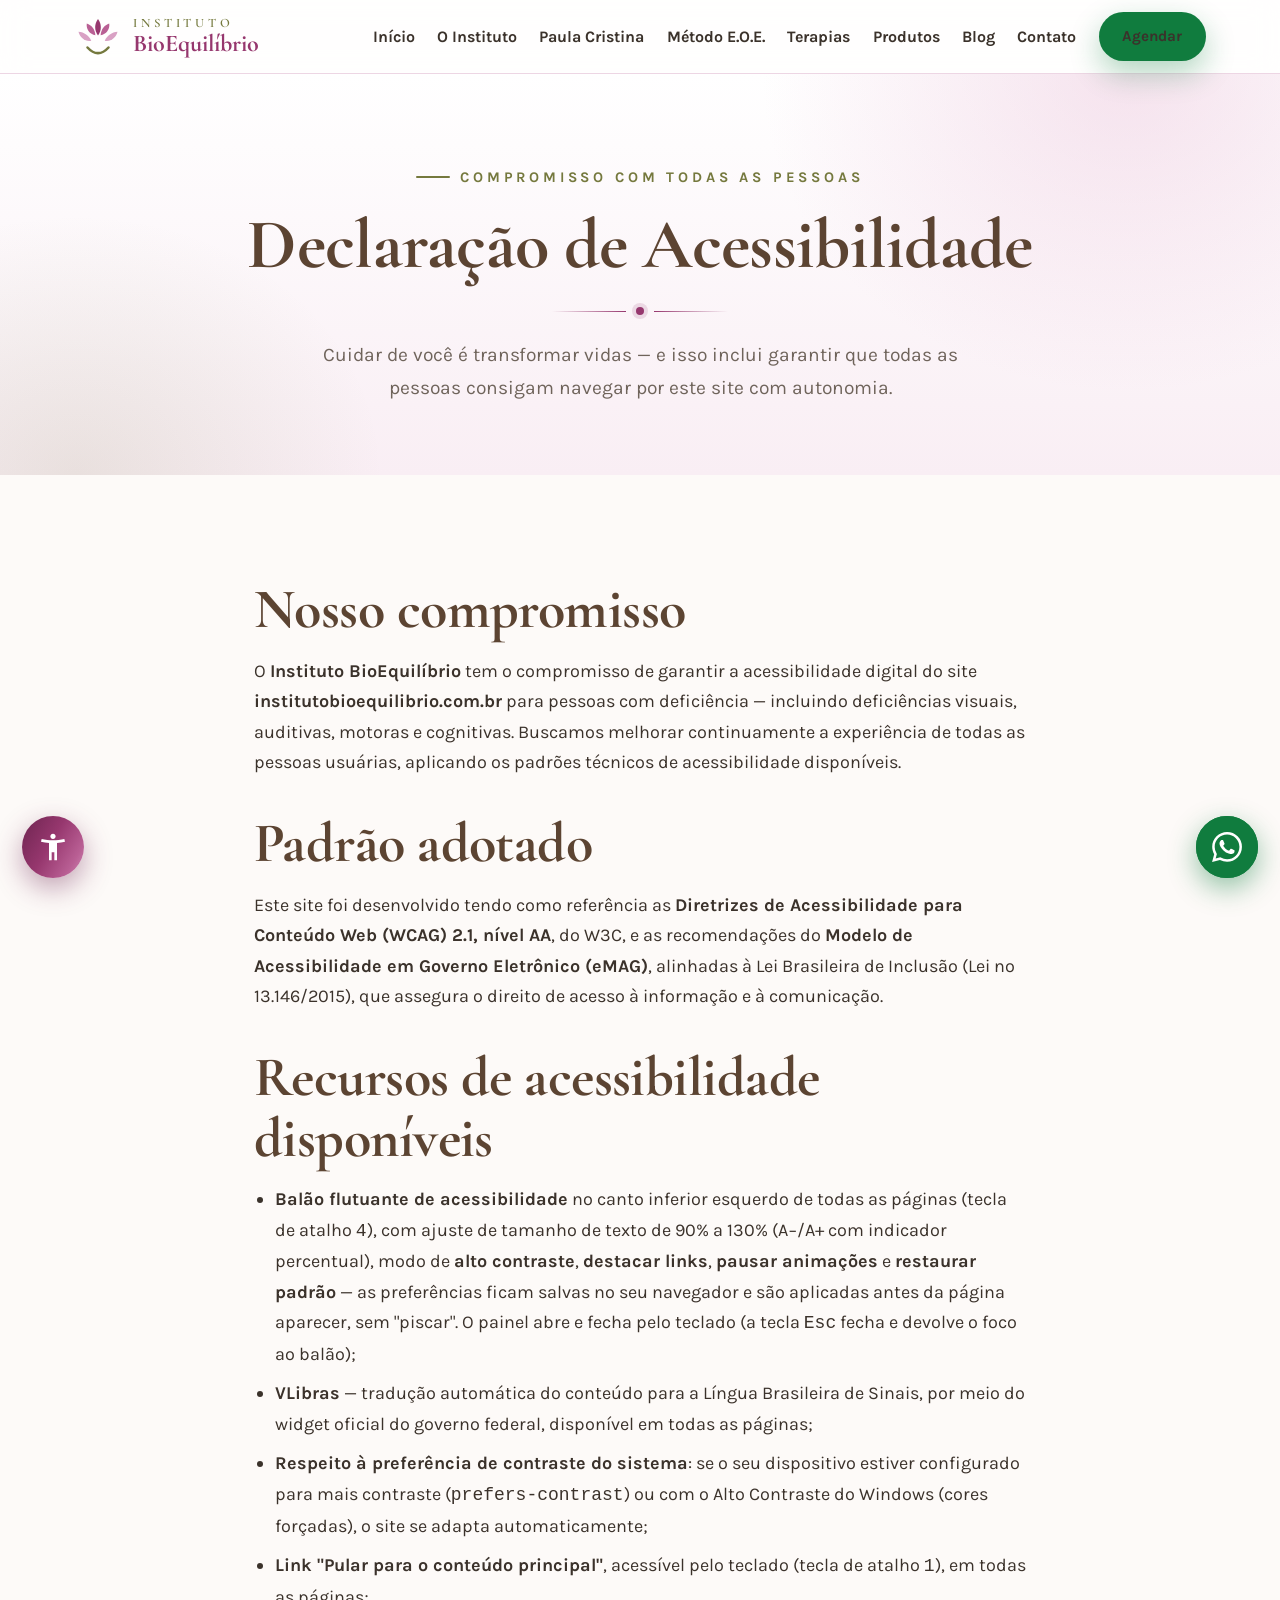
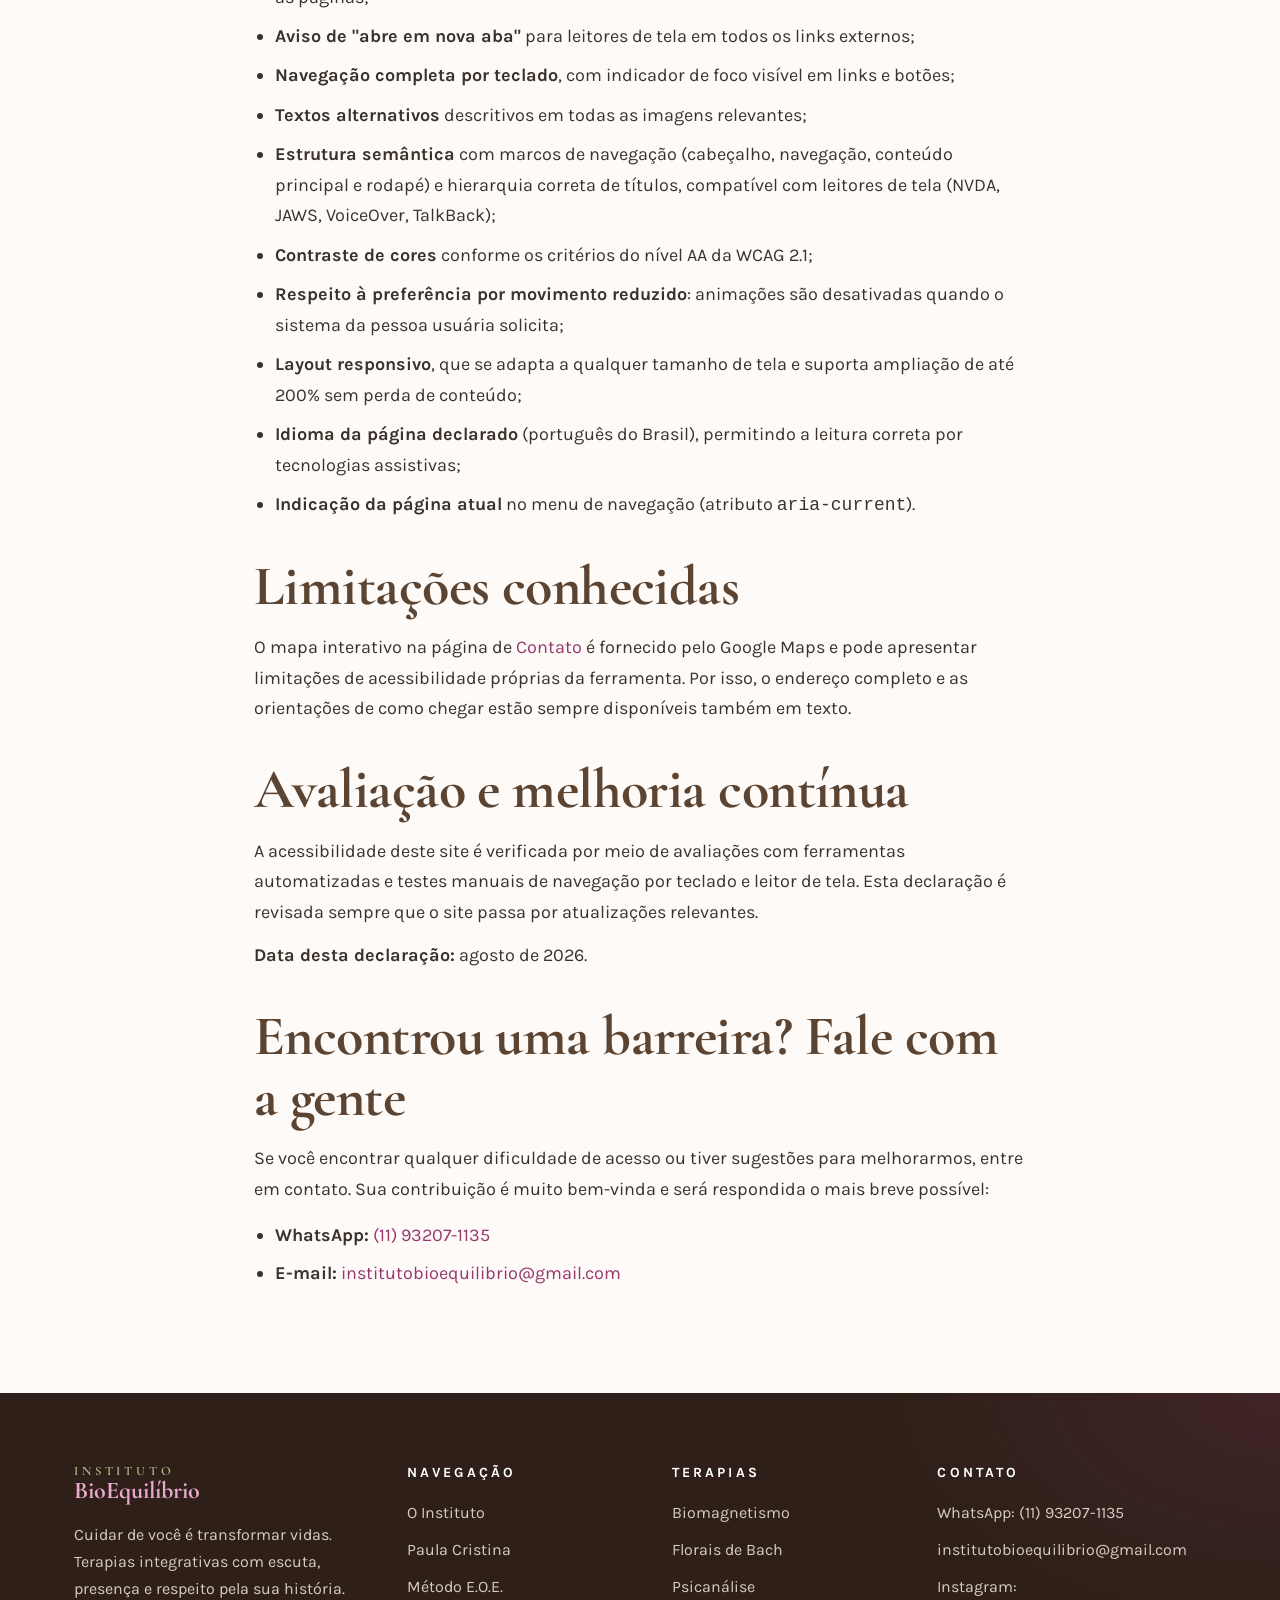
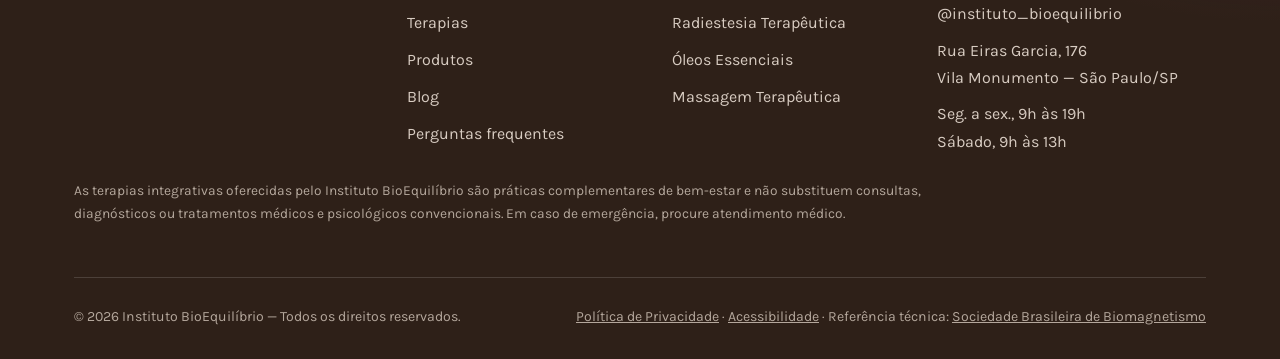
<file: acessibilidade.html>
<!DOCTYPE html>
<html lang="pt-BR">
<head>
  <meta charset="UTF-8">
  <meta name="viewport" content="width=device-width, initial-scale=1.0">
  <title>Declaração de Acessibilidade — Instituto BioEquilíbrio</title>
  <meta name="description" content="Declaração de acessibilidade do site do Instituto BioEquilíbrio: compromisso com as diretrizes WCAG 2.1 nível AA, recursos disponíveis e canal de feedback.">
  <link rel="icon" type="image/jpeg" href="assets/img/logo.jpg">
  <link rel="preconnect" href="https://fonts.googleapis.com">
  <link rel="preconnect" href="https://fonts.gstatic.com" crossorigin>
  <link href="https://fonts.googleapis.com/css2?family=Cormorant+Garamond:ital,wght@0,500;0,600;0,700;1,500;1,600&family=Karla:ital,wght@0,400;0,700;1,400&display=swap" rel="stylesheet">
  <link rel="stylesheet" href="assets/css/style.css">
  <!-- Aplica preferências de acessibilidade salvas antes da pintura (evita flash) -->
  <script>
    (function () {
      try {
        var c = localStorage.getItem("bioeq-contraste");
        if (c === "sim" || (!c && window.matchMedia && window.matchMedia("(prefers-contrast: more)").matches)) {
          document.documentElement.setAttribute("data-contraste", "alto");
        }
        var p = parseInt(localStorage.getItem("bioeq-fonte-escala"), 10);
        if (p && p !== 100 && p >= 90 && p <= 130) document.documentElement.style.fontSize = p + "%";
        if (localStorage.getItem("bioeq-links") === "1") document.documentElement.classList.add("a11y-links");
        if (localStorage.getItem("bioeq-parado") === "1") document.documentElement.classList.add("a11y-parado");
      } catch (e) {}
    })();
  </script>
</head>
<body>

  <a class="pular-conteudo" href="#conteudo" accesskey="1">Pular para o conteúdo principal</a>

  <header class="topo">
    <div class="topo__inner">
      <a class="marca" href="index.html" aria-label="Instituto BioEquilíbrio — página inicial">
        <svg viewBox="0 0 64 56" aria-hidden="true"><path d="M32 4c5 6.5 5 15.5 0 22-5-6.5-5-15.5 0-22z" fill="#96376E"/><path d="M17 10c6.5 2 11 8 11.5 15.5C21 24.5 16 18 17 10z" fill="#B95F94"/><path d="M47 10c-6.5 2-11 8-11.5 15.5C43 24.5 48 18 47 10z" fill="#B95F94"/><path d="M6 21c7.5.5 14 5 17 12-8 1.5-15-4-17-12z" fill="#D9A1C4"/><path d="M58 21c-7.5.5-14 5-17 12 8 1.5 15-4 17-12z" fill="#D9A1C4"/><path d="M18 42c4.5 5 9 7.5 14 7.5S41.5 47 46 42" stroke="#75793E" stroke-width="3.4" stroke-linecap="round" fill="none"/></svg>
        <span class="marca__texto">
          <span class="marca__instituto">Instituto</span>
          <span class="marca__nome">BioEquilíbrio</span>
        </span>
      </a>
      <button class="nav-toggle" aria-label="Abrir menu" aria-expanded="false">
        <svg width="26" height="26" viewBox="0 0 24 24" fill="none" stroke="currentColor" stroke-width="2" stroke-linecap="round"><path d="M3 6h18M3 12h18M3 18h18"/></svg>
      </button>
      <nav class="nav" aria-label="Navegação principal">
        <a href="index.html">Início</a>
        <a href="o-instituto.html">O Instituto</a>
        <a href="paula-cristina.html">Paula Cristina</a>
        <a href="metodo-eoe.html">Método E.O.E.</a>
        <a href="terapias.html">Terapias</a>
        <a href="produtos.html">Produtos</a>
        <a href="blog.html">Blog</a>
        <a href="contato.html">Contato</a>
        <a class="botao botao--whats" href="https://wa.me/5511932071135?text=Ol%C3%A1%2C%20Paula!%20Vim%20pelo%20site%20do%20Instituto%20BioEquil%C3%ADbrio%20e%20gostaria%20de%20agendar%20uma%20avalia%C3%A7%C3%A3o." target="_blank" rel="noopener">Agendar</a>
      </nav>
    </div>
  </header>

  <main id="conteudo">
    <section class="hero-interno">
      <div class="container">
        <span class="eyebrow">Compromisso com todas as pessoas</span>
        <h1>Declaração de Acessibilidade</h1>
        <div class="ornamento" aria-hidden="true"><span></span></div>
        <p class="intro-secao">Cuidar de você é transformar vidas — e isso inclui garantir que todas as pessoas consigam navegar por este site com autonomia.</p>
      </div>
    </section>

    <section class="secao">
      <div class="container" style="max-width:820px;">
        <div class="reveal">
          <h2>Nosso compromisso</h2>
          <p style="margin-top:1rem;">O <strong>Instituto BioEquilíbrio</strong> tem o compromisso de garantir a acessibilidade digital do site <strong>institutobioequilibrio.com.br</strong> para pessoas com deficiência — incluindo deficiências visuais, auditivas, motoras e cognitivas. Buscamos melhorar continuamente a experiência de todas as pessoas usuárias, aplicando os padrões técnicos de acessibilidade disponíveis.</p>

          <h2 style="margin-top:2.2rem;">Padrão adotado</h2>
          <p style="margin-top:1rem;">Este site foi desenvolvido tendo como referência as <strong>Diretrizes de Acessibilidade para Conteúdo Web (WCAG) 2.1, nível AA</strong>, do W3C, e as recomendações do <strong>Modelo de Acessibilidade em Governo Eletrônico (eMAG)</strong>, alinhadas à Lei Brasileira de Inclusão (Lei nº 13.146/2015), que assegura o direito de acesso à informação e à comunicação.</p>

          <h2 style="margin-top:2.2rem;">Recursos de acessibilidade disponíveis</h2>
          <ul style="margin:1rem 0 0 1.3rem; display:grid; gap:0.55rem;">
            <li><strong>Balão flutuante de acessibilidade</strong> no canto inferior esquerdo de todas as páginas (tecla de atalho <kbd>4</kbd>), com ajuste de tamanho de texto de 90% a 130% (A−/A+ com indicador percentual), modo de <strong>alto contraste</strong>, <strong>destacar links</strong>, <strong>pausar animações</strong> e <strong>restaurar padrão</strong> — as preferências ficam salvas no seu navegador e são aplicadas antes da página aparecer, sem "piscar". O painel abre e fecha pelo teclado (a tecla <kbd>Esc</kbd> fecha e devolve o foco ao balão);</li>
            <li><strong>VLibras</strong> — tradução automática do conteúdo para a Língua Brasileira de Sinais, por meio do widget oficial do governo federal, disponível em todas as páginas;</li>
            <li><strong>Respeito à preferência de contraste do sistema</strong>: se o seu dispositivo estiver configurado para mais contraste (<code>prefers-contrast</code>) ou com o Alto Contraste do Windows (cores forçadas), o site se adapta automaticamente;</li>
            <li><strong>Link "Pular para o conteúdo principal"</strong>, acessível pelo teclado (tecla de atalho <kbd>1</kbd>), em todas as páginas;</li>
            <li><strong>Aviso de "abre em nova aba"</strong> para leitores de tela em todos os links externos;</li>
            <li><strong>Navegação completa por teclado</strong>, com indicador de foco visível em links e botões;</li>
            <li><strong>Textos alternativos</strong> descritivos em todas as imagens relevantes;</li>
            <li><strong>Estrutura semântica</strong> com marcos de navegação (cabeçalho, navegação, conteúdo principal e rodapé) e hierarquia correta de títulos, compatível com leitores de tela (NVDA, JAWS, VoiceOver, TalkBack);</li>
            <li><strong>Contraste de cores</strong> conforme os critérios do nível AA da WCAG 2.1;</li>
            <li><strong>Respeito à preferência por movimento reduzido</strong>: animações são desativadas quando o sistema da pessoa usuária solicita;</li>
            <li><strong>Layout responsivo</strong>, que se adapta a qualquer tamanho de tela e suporta ampliação de até 200% sem perda de conteúdo;</li>
            <li><strong>Idioma da página declarado</strong> (português do Brasil), permitindo a leitura correta por tecnologias assistivas;</li>
            <li><strong>Indicação da página atual</strong> no menu de navegação (atributo <code>aria-current</code>).</li>
          </ul>

          <h2 style="margin-top:2.2rem;">Limitações conhecidas</h2>
          <p style="margin-top:1rem;">O mapa interativo na página de <a href="contato.html">Contato</a> é fornecido pelo Google Maps e pode apresentar limitações de acessibilidade próprias da ferramenta. Por isso, o endereço completo e as orientações de como chegar estão sempre disponíveis também em texto.</p>

          <h2 style="margin-top:2.2rem;">Avaliação e melhoria contínua</h2>
          <p style="margin-top:1rem;">A acessibilidade deste site é verificada por meio de avaliações com ferramentas automatizadas e testes manuais de navegação por teclado e leitor de tela. Esta declaração é revisada sempre que o site passa por atualizações relevantes.</p>
          <p style="margin-top:0.8rem;"><strong>Data desta declaração:</strong> agosto de 2026.</p>

          <h2 style="margin-top:2.2rem;">Encontrou uma barreira? Fale com a gente</h2>
          <p style="margin-top:1rem;">Se você encontrar qualquer dificuldade de acesso ou tiver sugestões para melhorarmos, entre em contato. Sua contribuição é muito bem-vinda e será respondida o mais breve possível:</p>
          <ul style="margin:1rem 0 0 1.3rem; display:grid; gap:0.45rem;">
            <li><strong>WhatsApp:</strong> <a href="https://wa.me/5511932071135?text=Ol%C3%A1!%20Gostaria%20de%20relatar%20uma%20quest%C3%A3o%20de%20acessibilidade%20no%20site." target="_blank" rel="noopener">(11) 93207-1135</a></li>
            <li><strong>E-mail:</strong> <a href="mailto:institutobioequilibrio@gmail.com?subject=Acessibilidade%20do%20site">institutobioequilibrio@gmail.com</a></li>
          </ul>
        </div>
      </div>
    </section>
  </main>

  <footer class="rodape">
    <div class="container">
      <div class="rodape__grid">
        <div class="rodape__sobre">
          <a class="marca" href="index.html" aria-label="Instituto BioEquilíbrio">
            <span class="marca__texto">
              <span class="marca__instituto">Instituto</span>
              <span class="marca__nome">BioEquilíbrio</span>
            </span>
          </a>
          <p>Cuidar de você é transformar vidas. Terapias integrativas com escuta, presença e respeito pela sua história.</p>
        </div>
        <div>
          <h4>Navegação</h4>
          <ul>
            <li><a href="o-instituto.html">O Instituto</a></li>
            <li><a href="paula-cristina.html">Paula Cristina</a></li>
            <li><a href="metodo-eoe.html">Método E.O.E.</a></li>
            <li><a href="terapias.html">Terapias</a></li>
            <li><a href="produtos.html">Produtos</a></li>
            <li><a href="blog.html">Blog</a></li>
            <li><a href="faq.html">Perguntas frequentes</a></li>
          </ul>
        </div>
        <div>
          <h4>Terapias</h4>
          <ul>
            <li><a href="terapias.html#biomagnetismo">Biomagnetismo</a></li>
            <li><a href="terapias.html#florais">Florais de Bach</a></li>
            <li><a href="terapias.html#psicanalise">Psicanálise</a></li>
            <li><a href="terapias.html#radiestesia">Radiestesia Terapêutica</a></li>
            <li><a href="terapias.html#oleos">Óleos Essenciais</a></li>
            <li><a href="terapias.html#massagem">Massagem Terapêutica</a></li>
          </ul>
        </div>
        <div>
          <h4>Contato</h4>
          <ul>
            <li><a href="https://wa.me/5511932071135" target="_blank" rel="noopener">WhatsApp: (11) 93207-1135</a></li>
            <li><a href="mailto:institutobioequilibrio@gmail.com">institutobioequilibrio@gmail.com</a></li>
            <li><a href="https://www.instagram.com/instituto_bioequilibrio" target="_blank" rel="noopener">Instagram: @instituto_bioequilibrio</a></li>
            <li>Rua Eiras Garcia, 176<br>Vila Monumento — São Paulo/SP</li>
            <li>Seg. a sex., 9h às 19h<br>Sábado, 9h às 13h</li>
          </ul>
        </div>
      </div>
      <p class="aviso">As terapias integrativas oferecidas pelo Instituto BioEquilíbrio são práticas complementares de bem-estar e não substituem consultas, diagnósticos ou tratamentos médicos e psicológicos convencionais. Em caso de emergência, procure atendimento médico.</p>
      <div class="rodape__base">
        <span>© <span data-ano>2026</span> Instituto BioEquilíbrio — Todos os direitos reservados.</span>
        <span><a href="politica-de-privacidade.html">Política de Privacidade</a> · <a href="acessibilidade.html">Acessibilidade</a> · Referência técnica: <a href="https://www.sbbiomagnetismo.com/" target="_blank" rel="noopener">Sociedade Brasileira de Biomagnetismo</a></span>
      </div>
    </div>
  </footer>

  <!-- Balão flutuante de acessibilidade (padrão eMAG): fonte, contraste, links, animações -->
  <div class="acess-flutuante">
    <button type="button" class="acess-flutuante__botao" data-acess-toggle accesskey="4" aria-expanded="false" aria-controls="acessPainel" aria-label="Opções de acessibilidade">
      <svg viewBox="0 0 24 24" fill="currentColor" aria-hidden="true"><path d="M12 6c1.1 0 2-.9 2-2s-.9-2-2-2-2 .9-2 2 .9 2 2 2zm8.5 0c-2.61.7-5.67 1-8.5 1s-5.89-.3-8.5-1L3 8c1.86.5 4 .83 6 1v13h2v-6h2v6h2V9c2-.17 4.14-.5 6-1l-.5-2z"/></svg>
    </button>
    <div class="acess-flutuante__painel" id="acessPainel" role="group" aria-label="Ferramentas de acessibilidade" hidden>
      <p class="acess-flutuante__titulo">Acessibilidade</p>
      <div class="acess-flutuante__linha">
        <button type="button" data-fonte="menor" aria-label="Diminuir tamanho do texto">A&#8722;</button>
        <span class="escala-fonte" data-escala aria-live="polite">100%</span>
        <button type="button" data-fonte="maior" aria-label="Aumentar tamanho do texto">A+</button>
      </div>
      <button type="button" data-contraste aria-pressed="false">Alto contraste</button>
      <button type="button" data-links aria-pressed="false">Destacar links</button>
      <button type="button" data-animacoes aria-pressed="false">Pausar animações</button>
      <button type="button" data-restaurar>Restaurar padrão</button>
      <a href="acessibilidade.html">Declaração de acessibilidade</a>
    </div>
  </div>

  <a class="whats-flutuante" href="https://wa.me/5511932071135?text=Ol%C3%A1%2C%20Paula!%20Vim%20pelo%20site%20do%20Instituto%20BioEquil%C3%ADbrio%20e%20gostaria%20de%20agendar%20uma%20avalia%C3%A7%C3%A3o." target="_blank" rel="noopener" aria-label="Conversar pelo WhatsApp">
    <svg width="30" height="30" viewBox="0 0 24 24" fill="currentColor" aria-hidden="true"><path d="M17.472 14.382c-.297-.149-1.758-.867-2.03-.967-.273-.099-.471-.148-.67.15-.197.297-.767.966-.94 1.164-.173.199-.347.223-.644.075-.297-.15-1.255-.463-2.39-1.475-.883-.788-1.48-1.761-1.653-2.059-.173-.297-.018-.458.13-.606.134-.133.297-.347.446-.52.149-.174.198-.298.297-.497.1-.198.05-.371-.025-.52-.075-.149-.669-1.612-.916-2.207-.242-.579-.487-.5-.669-.51-.173-.008-.371-.01-.57-.01-.198 0-.52.074-.792.372-.272.297-1.04 1.016-1.04 2.479 0 1.462 1.065 2.875 1.213 3.074.149.198 2.096 3.2 5.077 4.487.709.306 1.262.489 1.694.625.712.227 1.36.195 1.871.118.571-.085 1.758-.719 2.006-1.413.248-.694.248-1.289.173-1.413-.074-.124-.272-.198-.57-.347m-5.421 7.403h-.004a9.87 9.87 0 01-5.031-1.378l-.361-.214-3.741.982.998-3.648-.235-.374a9.86 9.86 0 01-1.51-5.26c.001-5.45 4.436-9.884 9.888-9.884 2.64 0 5.122 1.03 6.988 2.898a9.825 9.825 0 012.893 6.994c-.003 5.45-4.437 9.884-9.885 9.884m8.413-18.297A11.815 11.815 0 0012.05 0C5.495 0 .16 5.335.157 11.892c0 2.096.547 4.142 1.588 5.945L.057 24l6.305-1.654a11.882 11.882 0 005.683 1.448h.005c6.554 0 11.89-5.335 11.893-11.893a11.821 11.821 0 00-3.48-8.413z"/></svg>
  </a>

  <!-- VLibras: tradução automática para Língua Brasileira de Sinais (widget oficial gov.br) -->
  <div vw class="enabled">
    <div vw-access-button class="active"></div>
    <div vw-plugin-wrapper><div class="vw-plugin-top-wrapper"></div></div>
  </div>
  <script>
    window.addEventListener("load", function () {
      var s = document.createElement("script");
      s.src = "https://vlibras.gov.br/app/vlibras-plugin.js";
      s.onload = function () { try { new window.VLibras.Widget("https://vlibras.gov.br/app"); } catch (e) {} };
      document.body.appendChild(s);
    });
  </script>
  <script src="assets/js/main.js"></script>
</body>
</html>
</file>
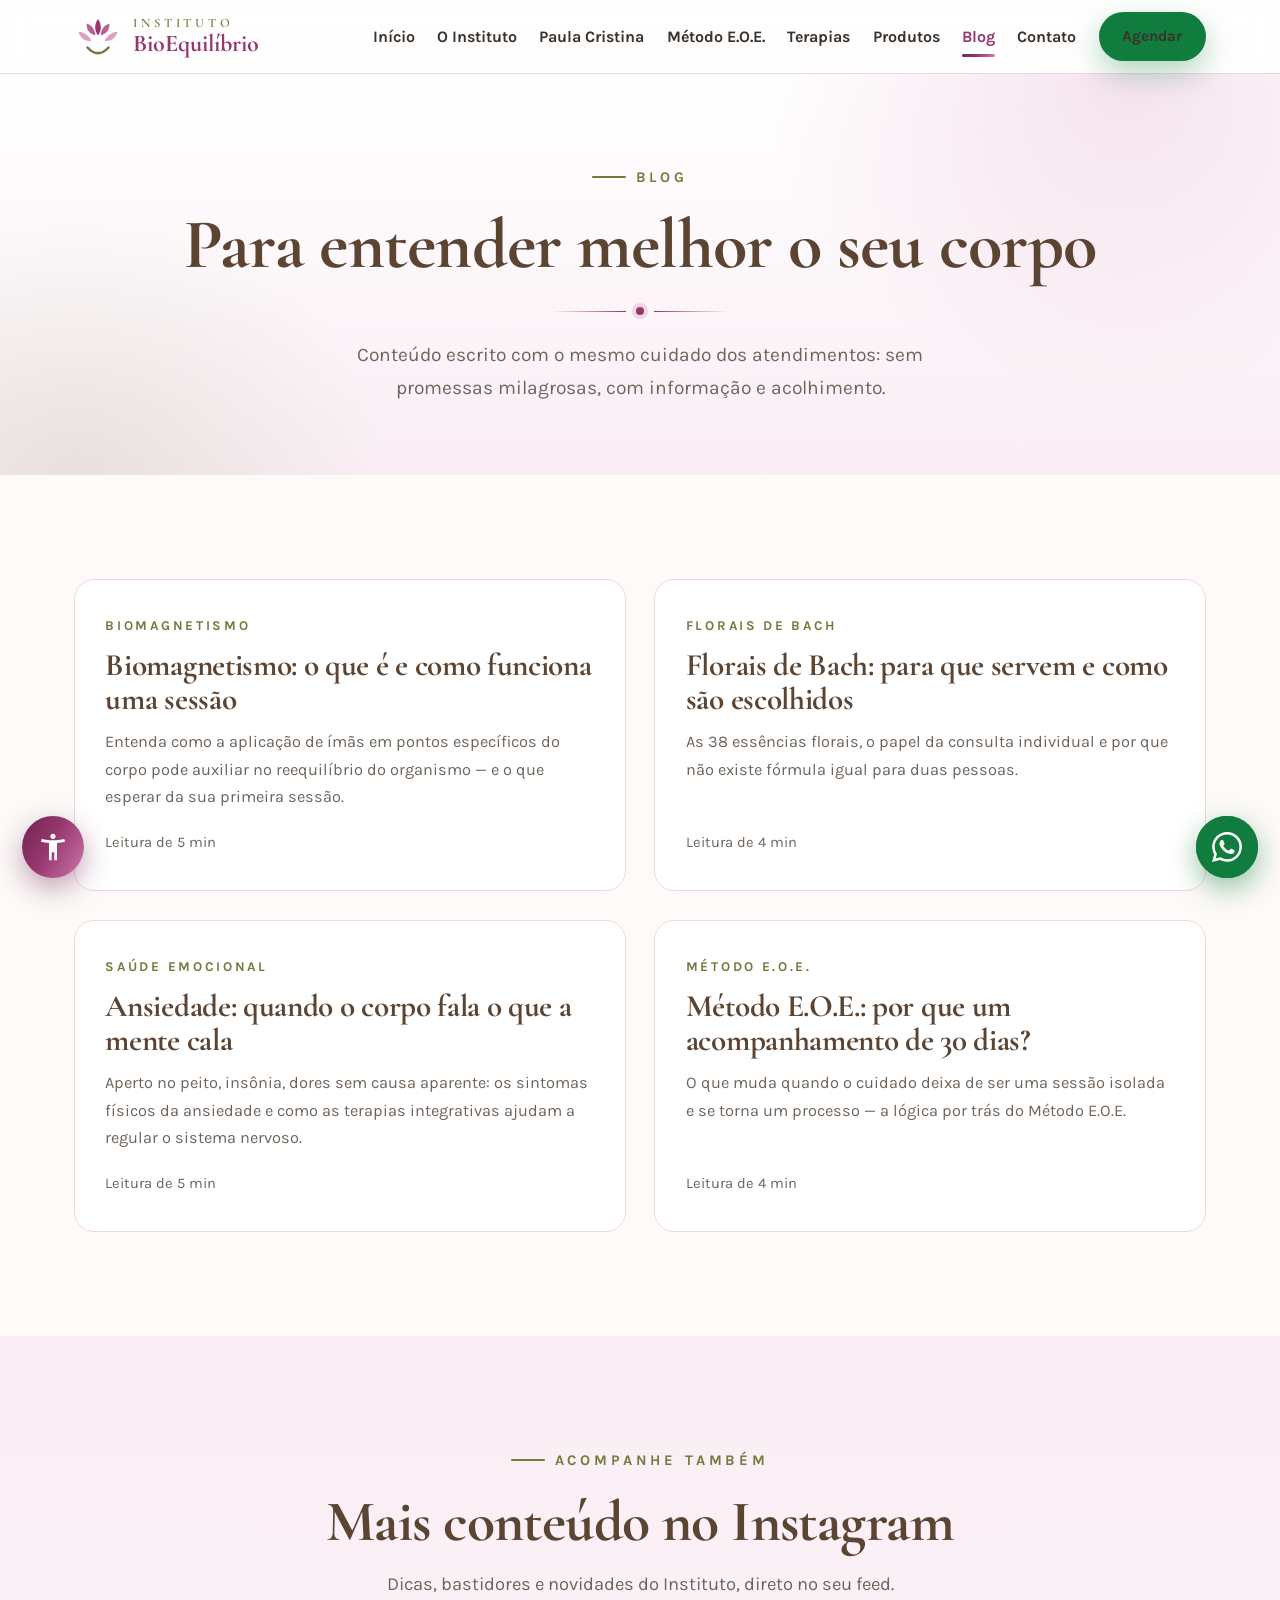
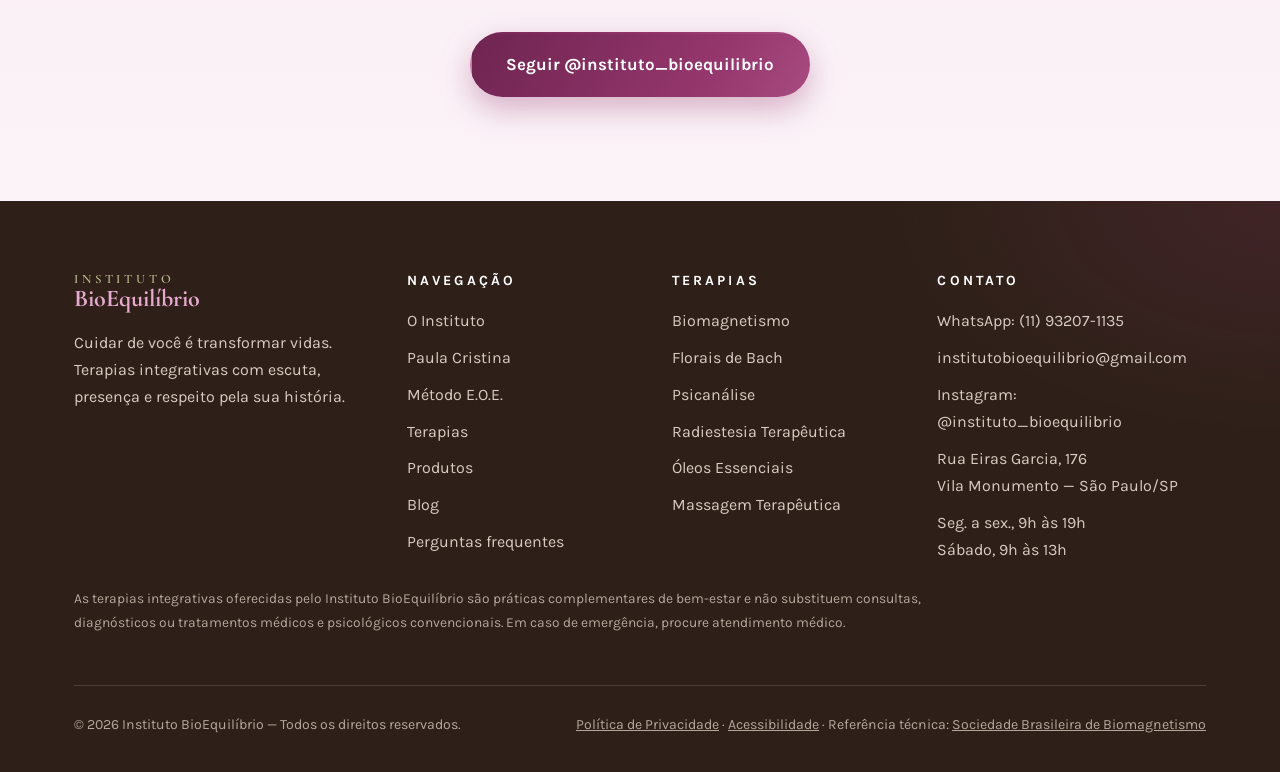
<file: blog.html>
<!DOCTYPE html>
<html lang="pt-BR">
<head>
  <meta charset="UTF-8">
  <meta name="viewport" content="width=device-width, initial-scale=1.0">
  <title>Blog — Instituto BioEquilíbrio | Terapias Integrativas e Bem-estar</title>
  <meta name="description" content="Artigos sobre terapias integrativas, biomagnetismo, florais de Bach, ansiedade e equilíbrio emocional, escritos pelo Instituto BioEquilíbrio.">
  <link rel="icon" type="image/jpeg" href="assets/img/logo.jpg">
  <link rel="preconnect" href="https://fonts.googleapis.com">
  <link rel="preconnect" href="https://fonts.gstatic.com" crossorigin>
  <link href="https://fonts.googleapis.com/css2?family=Cormorant+Garamond:ital,wght@0,500;0,600;0,700;1,500;1,600&family=Karla:ital,wght@0,400;0,700;1,400&display=swap" rel="stylesheet">
  <link rel="stylesheet" href="assets/css/style.css">
  <!-- Aplica preferências de acessibilidade salvas antes da pintura (evita flash) -->
  <script>
    (function () {
      try {
        var c = localStorage.getItem("bioeq-contraste");
        if (c === "sim" || (!c && window.matchMedia && window.matchMedia("(prefers-contrast: more)").matches)) {
          document.documentElement.setAttribute("data-contraste", "alto");
        }
        var p = parseInt(localStorage.getItem("bioeq-fonte-escala"), 10);
        if (p && p !== 100 && p >= 90 && p <= 130) document.documentElement.style.fontSize = p + "%";
        if (localStorage.getItem("bioeq-links") === "1") document.documentElement.classList.add("a11y-links");
        if (localStorage.getItem("bioeq-parado") === "1") document.documentElement.classList.add("a11y-parado");
      } catch (e) {}
    })();
  </script>
</head>
<body>

  <a class="pular-conteudo" href="#conteudo" accesskey="1">Pular para o conteúdo principal</a>

  <header class="topo">
    <div class="topo__inner">
      <a class="marca" href="index.html" aria-label="Instituto BioEquilíbrio — página inicial">
        <svg viewBox="0 0 64 56" aria-hidden="true"><path d="M32 4c5 6.5 5 15.5 0 22-5-6.5-5-15.5 0-22z" fill="#96376E"/><path d="M17 10c6.5 2 11 8 11.5 15.5C21 24.5 16 18 17 10z" fill="#B95F94"/><path d="M47 10c-6.5 2-11 8-11.5 15.5C43 24.5 48 18 47 10z" fill="#B95F94"/><path d="M6 21c7.5.5 14 5 17 12-8 1.5-15-4-17-12z" fill="#D9A1C4"/><path d="M58 21c-7.5.5-14 5-17 12 8 1.5 15-4 17-12z" fill="#D9A1C4"/><path d="M18 42c4.5 5 9 7.5 14 7.5S41.5 47 46 42" stroke="#75793E" stroke-width="3.4" stroke-linecap="round" fill="none"/></svg>
        <span class="marca__texto">
          <span class="marca__instituto">Instituto</span>
          <span class="marca__nome">BioEquilíbrio</span>
        </span>
      </a>
      <button class="nav-toggle" aria-label="Abrir menu" aria-expanded="false">
        <svg width="26" height="26" viewBox="0 0 24 24" fill="none" stroke="currentColor" stroke-width="2" stroke-linecap="round"><path d="M3 6h18M3 12h18M3 18h18"/></svg>
      </button>
      <nav class="nav" aria-label="Navegação principal">
        <a href="index.html">Início</a>
        <a href="o-instituto.html">O Instituto</a>
        <a href="paula-cristina.html">Paula Cristina</a>
        <a href="metodo-eoe.html">Método E.O.E.</a>
        <a href="terapias.html">Terapias</a>
        <a href="produtos.html">Produtos</a>
        <a href="blog.html" class="ativo" aria-current="page">Blog</a>
        <a href="contato.html">Contato</a>
        <a class="botao botao--whats" href="https://wa.me/5511932071135?text=Ol%C3%A1%2C%20Paula!%20Vim%20pelo%20site%20do%20Instituto%20BioEquil%C3%ADbrio%20e%20gostaria%20de%20agendar%20uma%20avalia%C3%A7%C3%A3o." target="_blank" rel="noopener">Agendar</a>
      </nav>
    </div>
  </header>

  <main id="conteudo">
    <section class="hero-interno">
      <div class="container">
        <span class="eyebrow">Blog</span>
        <h1>Para entender melhor o seu corpo</h1>
        <div class="ornamento" aria-hidden="true"><span></span></div>
        <p class="intro-secao">Conteúdo escrito com o mesmo cuidado dos atendimentos: sem promessas milagrosas, com informação e acolhimento.</p>
      </div>
    </section>

    <section class="secao">
      <div class="container">
        <div class="grade grade--2">
          <article class="post-card reveal">
            <span class="categoria">Biomagnetismo</span>
            <h3><a href="blog/biomagnetismo-o-que-e.html">Biomagnetismo: o que é e como funciona uma sessão</a></h3>
            <p>Entenda como a aplicação de ímãs em pontos específicos do corpo pode auxiliar no reequilíbrio do organismo — e o que esperar da sua primeira sessão.</p>
            <span class="meta">Leitura de 5 min</span>
          </article>
          <article class="post-card reveal">
            <span class="categoria">Florais de Bach</span>
            <h3><a href="blog/florais-de-bach-para-que-servem.html">Florais de Bach: para que servem e como são escolhidos</a></h3>
            <p>As 38 essências florais, o papel da consulta individual e por que não existe fórmula igual para duas pessoas.</p>
            <span class="meta">Leitura de 4 min</span>
          </article>
          <article class="post-card reveal">
            <span class="categoria">Saúde emocional</span>
            <h3><a href="blog/ansiedade-e-o-corpo.html">Ansiedade: quando o corpo fala o que a mente cala</a></h3>
            <p>Aperto no peito, insônia, dores sem causa aparente: os sintomas físicos da ansiedade e como as terapias integrativas ajudam a regular o sistema nervoso.</p>
            <span class="meta">Leitura de 5 min</span>
          </article>
          <article class="post-card reveal">
            <span class="categoria">Método E.O.E.</span>
            <h3><a href="blog/metodo-eoe-por-que-30-dias.html">Método E.O.E.: por que um acompanhamento de 30 dias?</a></h3>
            <p>O que muda quando o cuidado deixa de ser uma sessão isolada e se torna um processo — a lógica por trás do Método E.O.E.</p>
            <span class="meta">Leitura de 4 min</span>
          </article>
        </div>
      </div>
    </section>

    <section class="secao secao--rosa cta-final">
      <div class="container reveal">
        <span class="eyebrow">Acompanhe também</span>
        <h2>Mais conteúdo no Instagram</h2>
        <p>Dicas, bastidores e novidades do Instituto, direto no seu feed.</p>
        <a class="botao botao--primario" href="https://www.instagram.com/instituto_bioequilibrio" target="_blank" rel="noopener">Seguir @instituto_bioequilibrio</a>
      </div>
    </section>
  </main>

  <footer class="rodape">
    <div class="container">
      <div class="rodape__grid">
        <div class="rodape__sobre">
          <a class="marca" href="index.html" aria-label="Instituto BioEquilíbrio">
            <span class="marca__texto">
              <span class="marca__instituto">Instituto</span>
              <span class="marca__nome">BioEquilíbrio</span>
            </span>
          </a>
          <p>Cuidar de você é transformar vidas. Terapias integrativas com escuta, presença e respeito pela sua história.</p>
        </div>
        <div>
          <h4>Navegação</h4>
          <ul>
            <li><a href="o-instituto.html">O Instituto</a></li>
            <li><a href="paula-cristina.html">Paula Cristina</a></li>
            <li><a href="metodo-eoe.html">Método E.O.E.</a></li>
            <li><a href="terapias.html">Terapias</a></li>
            <li><a href="produtos.html">Produtos</a></li>
            <li><a href="blog.html">Blog</a></li>
            <li><a href="faq.html">Perguntas frequentes</a></li>
          </ul>
        </div>
        <div>
          <h4>Terapias</h4>
          <ul>
            <li><a href="terapias.html#biomagnetismo">Biomagnetismo</a></li>
            <li><a href="terapias.html#florais">Florais de Bach</a></li>
            <li><a href="terapias.html#psicanalise">Psicanálise</a></li>
            <li><a href="terapias.html#radiestesia">Radiestesia Terapêutica</a></li>
            <li><a href="terapias.html#oleos">Óleos Essenciais</a></li>
            <li><a href="terapias.html#massagem">Massagem Terapêutica</a></li>
          </ul>
        </div>
        <div>
          <h4>Contato</h4>
          <ul>
            <li><a href="https://wa.me/5511932071135" target="_blank" rel="noopener">WhatsApp: (11) 93207-1135</a></li>
            <li><a href="mailto:institutobioequilibrio@gmail.com">institutobioequilibrio@gmail.com</a></li>
            <li><a href="https://www.instagram.com/instituto_bioequilibrio" target="_blank" rel="noopener">Instagram: @instituto_bioequilibrio</a></li>
            <li>Rua Eiras Garcia, 176<br>Vila Monumento — São Paulo/SP</li>
            <li>Seg. a sex., 9h às 19h<br>Sábado, 9h às 13h</li>
          </ul>
        </div>
      </div>
      <p class="aviso">As terapias integrativas oferecidas pelo Instituto BioEquilíbrio são práticas complementares de bem-estar e não substituem consultas, diagnósticos ou tratamentos médicos e psicológicos convencionais. Em caso de emergência, procure atendimento médico.</p>
      <div class="rodape__base">
        <span>© <span data-ano>2026</span> Instituto BioEquilíbrio — Todos os direitos reservados.</span>
        <span><a href="politica-de-privacidade.html">Política de Privacidade</a> · <a href="acessibilidade.html">Acessibilidade</a> · Referência técnica: <a href="https://www.sbbiomagnetismo.com/" target="_blank" rel="noopener">Sociedade Brasileira de Biomagnetismo</a></span>
      </div>
    </div>
  </footer>

  <!-- Balão flutuante de acessibilidade (padrão eMAG): fonte, contraste, links, animações -->
  <div class="acess-flutuante">
    <button type="button" class="acess-flutuante__botao" data-acess-toggle accesskey="4" aria-expanded="false" aria-controls="acessPainel" aria-label="Opções de acessibilidade">
      <svg viewBox="0 0 24 24" fill="currentColor" aria-hidden="true"><path d="M12 6c1.1 0 2-.9 2-2s-.9-2-2-2-2 .9-2 2 .9 2 2 2zm8.5 0c-2.61.7-5.67 1-8.5 1s-5.89-.3-8.5-1L3 8c1.86.5 4 .83 6 1v13h2v-6h2v6h2V9c2-.17 4.14-.5 6-1l-.5-2z"/></svg>
    </button>
    <div class="acess-flutuante__painel" id="acessPainel" role="group" aria-label="Ferramentas de acessibilidade" hidden>
      <p class="acess-flutuante__titulo">Acessibilidade</p>
      <div class="acess-flutuante__linha">
        <button type="button" data-fonte="menor" aria-label="Diminuir tamanho do texto">A&#8722;</button>
        <span class="escala-fonte" data-escala aria-live="polite">100%</span>
        <button type="button" data-fonte="maior" aria-label="Aumentar tamanho do texto">A+</button>
      </div>
      <button type="button" data-contraste aria-pressed="false">Alto contraste</button>
      <button type="button" data-links aria-pressed="false">Destacar links</button>
      <button type="button" data-animacoes aria-pressed="false">Pausar animações</button>
      <button type="button" data-restaurar>Restaurar padrão</button>
      <a href="acessibilidade.html">Declaração de acessibilidade</a>
    </div>
  </div>

  <a class="whats-flutuante" href="https://wa.me/5511932071135?text=Ol%C3%A1%2C%20Paula!%20Vim%20pelo%20site%20do%20Instituto%20BioEquil%C3%ADbrio%20e%20gostaria%20de%20agendar%20uma%20avalia%C3%A7%C3%A3o." target="_blank" rel="noopener" aria-label="Conversar pelo WhatsApp">
    <svg width="30" height="30" viewBox="0 0 24 24" fill="currentColor" aria-hidden="true"><path d="M17.472 14.382c-.297-.149-1.758-.867-2.03-.967-.273-.099-.471-.148-.67.15-.197.297-.767.966-.94 1.164-.173.199-.347.223-.644.075-.297-.15-1.255-.463-2.39-1.475-.883-.788-1.48-1.761-1.653-2.059-.173-.297-.018-.458.13-.606.134-.133.297-.347.446-.52.149-.174.198-.298.297-.497.1-.198.05-.371-.025-.52-.075-.149-.669-1.612-.916-2.207-.242-.579-.487-.5-.669-.51-.173-.008-.371-.01-.57-.01-.198 0-.52.074-.792.372-.272.297-1.04 1.016-1.04 2.479 0 1.462 1.065 2.875 1.213 3.074.149.198 2.096 3.2 5.077 4.487.709.306 1.262.489 1.694.625.712.227 1.36.195 1.871.118.571-.085 1.758-.719 2.006-1.413.248-.694.248-1.289.173-1.413-.074-.124-.272-.198-.57-.347m-5.421 7.403h-.004a9.87 9.87 0 01-5.031-1.378l-.361-.214-3.741.982.998-3.648-.235-.374a9.86 9.86 0 01-1.51-5.26c.001-5.45 4.436-9.884 9.888-9.884 2.64 0 5.122 1.03 6.988 2.898a9.825 9.825 0 012.893 6.994c-.003 5.45-4.437 9.884-9.885 9.884m8.413-18.297A11.815 11.815 0 0012.05 0C5.495 0 .16 5.335.157 11.892c0 2.096.547 4.142 1.588 5.945L.057 24l6.305-1.654a11.882 11.882 0 005.683 1.448h.005c6.554 0 11.89-5.335 11.893-11.893a11.821 11.821 0 00-3.48-8.413z"/></svg>
  </a>

  <!-- VLibras: tradução automática para Língua Brasileira de Sinais (widget oficial gov.br) -->
  <div vw class="enabled">
    <div vw-access-button class="active"></div>
    <div vw-plugin-wrapper><div class="vw-plugin-top-wrapper"></div></div>
  </div>
  <script>
    window.addEventListener("load", function () {
      var s = document.createElement("script");
      s.src = "https://vlibras.gov.br/app/vlibras-plugin.js";
      s.onload = function () { try { new window.VLibras.Widget("https://vlibras.gov.br/app"); } catch (e) {} };
      document.body.appendChild(s);
    });
  </script>
  <script src="assets/js/main.js"></script>
</body>
</html>
</file>
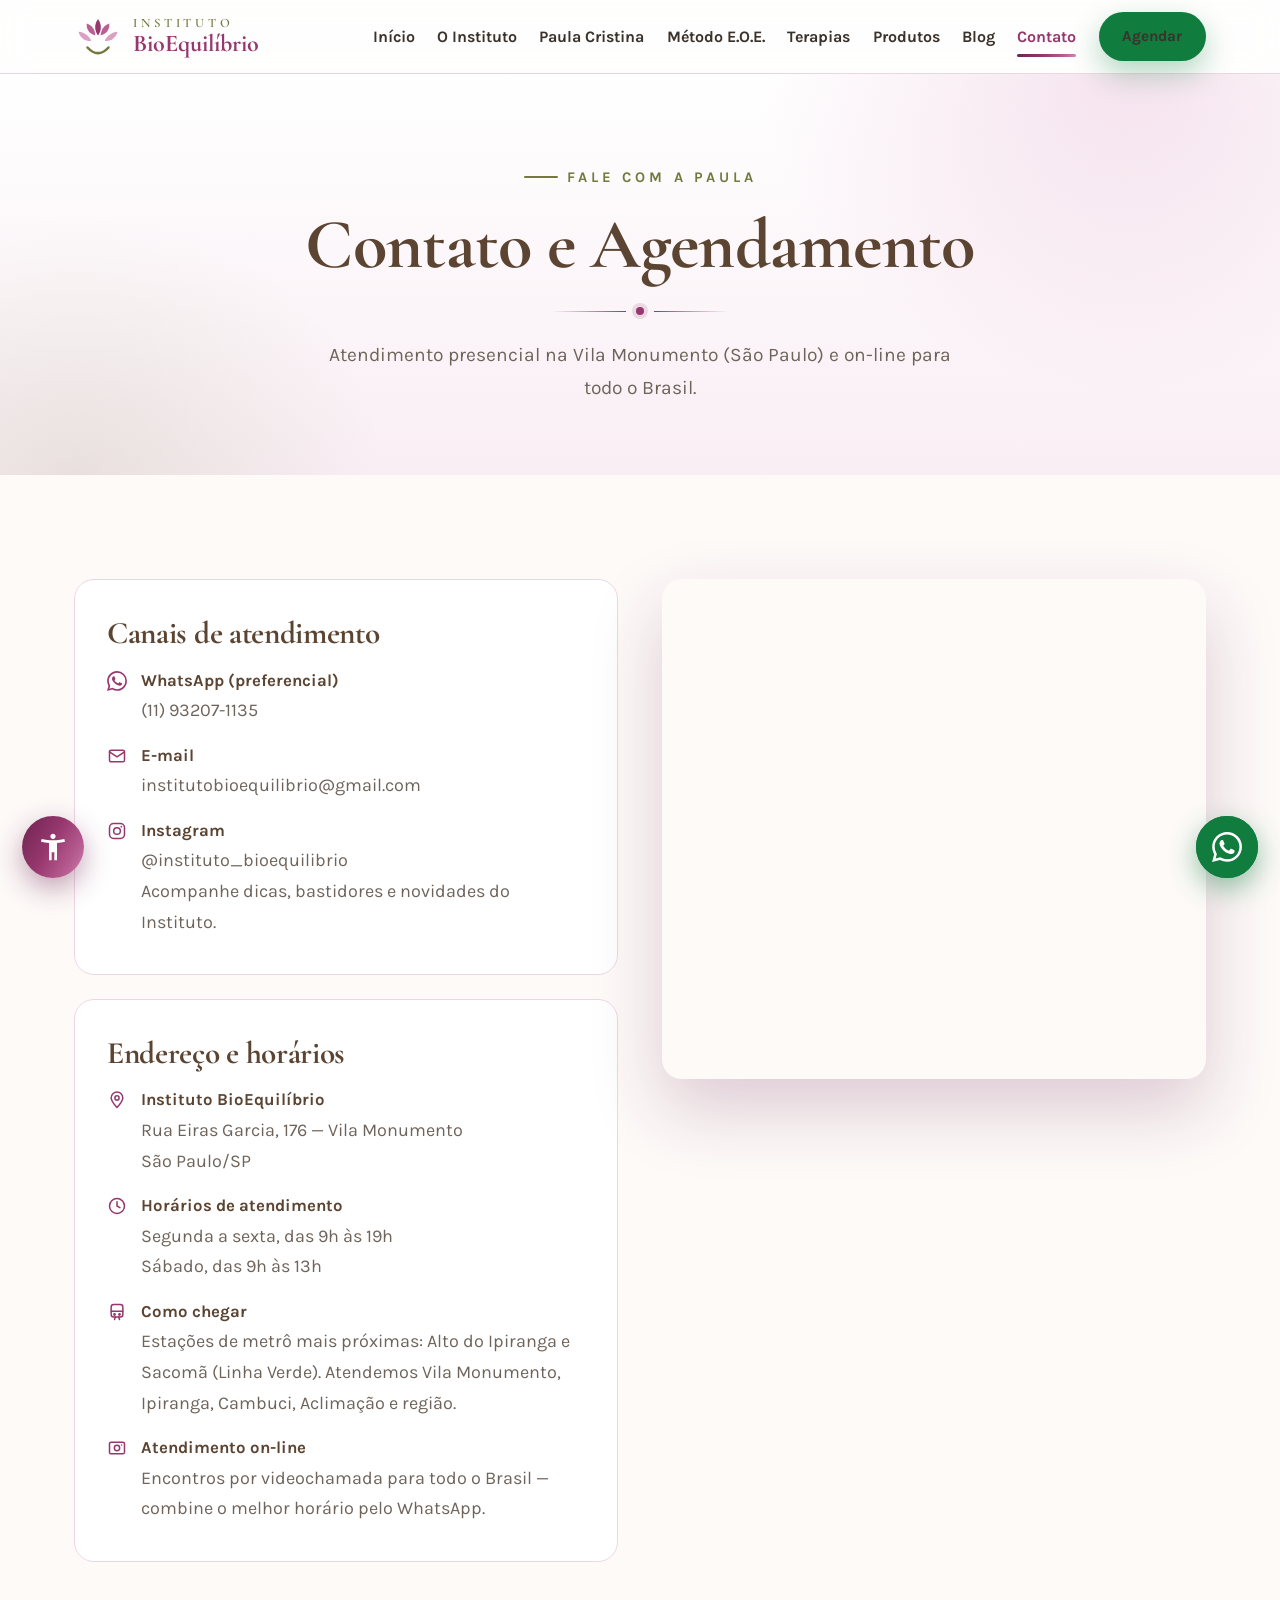
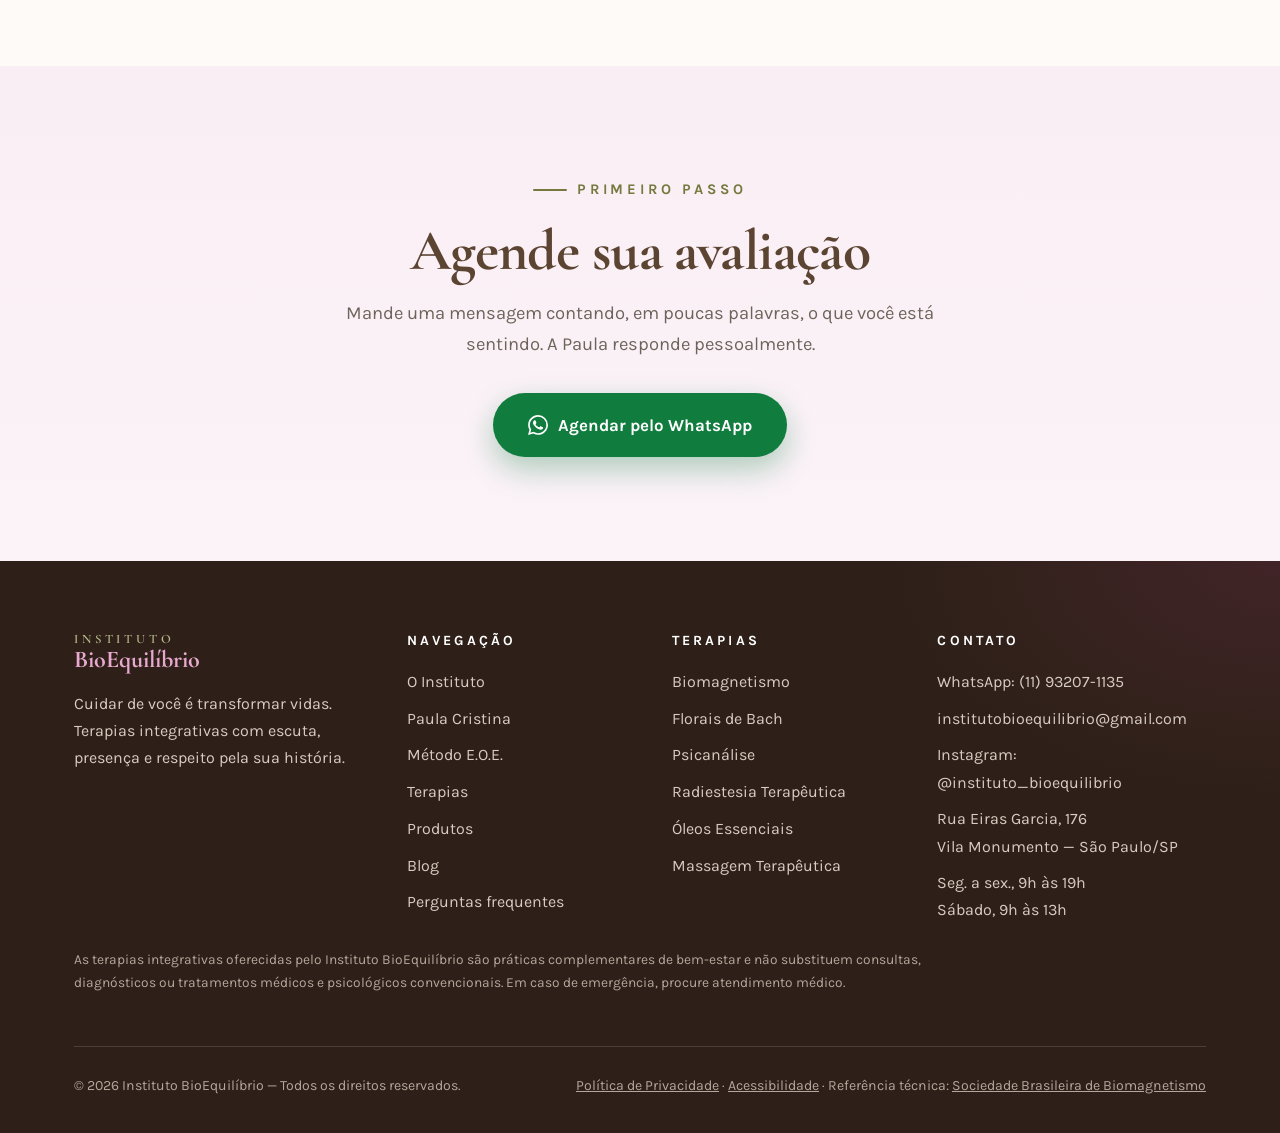
<file: contato.html>
<!DOCTYPE html>
<html lang="pt-BR">
<head>
  <meta charset="UTF-8">
  <meta name="viewport" content="width=device-width, initial-scale=1.0">
  <title>Contato e Agendamento — Instituto BioEquilíbrio | Vila Monumento, São Paulo</title>
  <meta name="description" content="Agende seu atendimento no Instituto BioEquilíbrio: WhatsApp (11) 93207-1135, Rua Eiras Garcia, 176 - Vila Monumento, São Paulo. Atendimento presencial e on-line.">
  <link rel="icon" type="image/jpeg" href="assets/img/logo.jpg">
  <link rel="preconnect" href="https://fonts.googleapis.com">
  <link rel="preconnect" href="https://fonts.gstatic.com" crossorigin>
  <link href="https://fonts.googleapis.com/css2?family=Cormorant+Garamond:ital,wght@0,500;0,600;0,700;1,500;1,600&family=Karla:ital,wght@0,400;0,700;1,400&display=swap" rel="stylesheet">
  <link rel="stylesheet" href="assets/css/style.css">
  <!-- Aplica preferências de acessibilidade salvas antes da pintura (evita flash) -->
  <script>
    (function () {
      try {
        var c = localStorage.getItem("bioeq-contraste");
        if (c === "sim" || (!c && window.matchMedia && window.matchMedia("(prefers-contrast: more)").matches)) {
          document.documentElement.setAttribute("data-contraste", "alto");
        }
        var p = parseInt(localStorage.getItem("bioeq-fonte-escala"), 10);
        if (p && p !== 100 && p >= 90 && p <= 130) document.documentElement.style.fontSize = p + "%";
        if (localStorage.getItem("bioeq-links") === "1") document.documentElement.classList.add("a11y-links");
        if (localStorage.getItem("bioeq-parado") === "1") document.documentElement.classList.add("a11y-parado");
      } catch (e) {}
    })();
  </script>
</head>
<body>

  <a class="pular-conteudo" href="#conteudo" accesskey="1">Pular para o conteúdo principal</a>

  <header class="topo">
    <div class="topo__inner">
      <a class="marca" href="index.html" aria-label="Instituto BioEquilíbrio — página inicial">
        <svg viewBox="0 0 64 56" aria-hidden="true"><path d="M32 4c5 6.5 5 15.5 0 22-5-6.5-5-15.5 0-22z" fill="#96376E"/><path d="M17 10c6.5 2 11 8 11.5 15.5C21 24.5 16 18 17 10z" fill="#B95F94"/><path d="M47 10c-6.5 2-11 8-11.5 15.5C43 24.5 48 18 47 10z" fill="#B95F94"/><path d="M6 21c7.5.5 14 5 17 12-8 1.5-15-4-17-12z" fill="#D9A1C4"/><path d="M58 21c-7.5.5-14 5-17 12 8 1.5 15-4 17-12z" fill="#D9A1C4"/><path d="M18 42c4.5 5 9 7.5 14 7.5S41.5 47 46 42" stroke="#75793E" stroke-width="3.4" stroke-linecap="round" fill="none"/></svg>
        <span class="marca__texto">
          <span class="marca__instituto">Instituto</span>
          <span class="marca__nome">BioEquilíbrio</span>
        </span>
      </a>
      <button class="nav-toggle" aria-label="Abrir menu" aria-expanded="false">
        <svg width="26" height="26" viewBox="0 0 24 24" fill="none" stroke="currentColor" stroke-width="2" stroke-linecap="round"><path d="M3 6h18M3 12h18M3 18h18"/></svg>
      </button>
      <nav class="nav" aria-label="Navegação principal">
        <a href="index.html">Início</a>
        <a href="o-instituto.html">O Instituto</a>
        <a href="paula-cristina.html">Paula Cristina</a>
        <a href="metodo-eoe.html">Método E.O.E.</a>
        <a href="terapias.html">Terapias</a>
        <a href="produtos.html">Produtos</a>
        <a href="blog.html">Blog</a>
        <a href="contato.html" class="ativo" aria-current="page">Contato</a>
        <a class="botao botao--whats" href="https://wa.me/5511932071135?text=Ol%C3%A1%2C%20Paula!%20Vim%20pelo%20site%20do%20Instituto%20BioEquil%C3%ADbrio%20e%20gostaria%20de%20agendar%20uma%20avalia%C3%A7%C3%A3o." target="_blank" rel="noopener">Agendar</a>
      </nav>
    </div>
  </header>

  <main id="conteudo">
    <section class="hero-interno">
      <div class="container">
        <span class="eyebrow">Fale com a Paula</span>
        <h1>Contato e Agendamento</h1>
        <div class="ornamento" aria-hidden="true"><span></span></div>
        <p class="intro-secao">Atendimento presencial na Vila Monumento (São Paulo) e on-line para todo o Brasil.</p>
      </div>
    </section>

    <section class="secao">
      <div class="container">
        <div class="contato-grid">
          <div class="reveal">
            <div class="bloco-contato">
              <h3>Canais de atendimento</h3>
              <ul class="lista-contato">
                <li>
                  <svg width="20" height="20" viewBox="0 0 24 24" fill="currentColor" aria-hidden="true"><path d="M17.472 14.382c-.297-.149-1.758-.867-2.03-.967-.273-.099-.471-.148-.67.15-.197.297-.767.966-.94 1.164-.173.199-.347.223-.644.075-.297-.15-1.255-.463-2.39-1.475-.883-.788-1.48-1.761-1.653-2.059-.173-.297-.018-.458.13-.606.134-.133.297-.347.446-.52.149-.174.198-.298.297-.497.1-.198.05-.371-.025-.52-.075-.149-.669-1.612-.916-2.207-.242-.579-.487-.5-.669-.51-.173-.008-.371-.01-.57-.01-.198 0-.52.074-.792.372-.272.297-1.04 1.016-1.04 2.479 0 1.462 1.065 2.875 1.213 3.074.149.198 2.096 3.2 5.077 4.487.709.306 1.262.489 1.694.625.712.227 1.36.195 1.871.118.571-.085 1.758-.719 2.006-1.413.248-.694.248-1.289.173-1.413-.074-.124-.272-.198-.57-.347m-5.421 7.403h-.004a9.87 9.87 0 01-5.031-1.378l-.361-.214-3.741.982.998-3.648-.235-.374a9.86 9.86 0 01-1.51-5.26c.001-5.45 4.436-9.884 9.888-9.884 2.64 0 5.122 1.03 6.988 2.898a9.825 9.825 0 012.893 6.994c-.003 5.45-4.437 9.884-9.885 9.884m8.413-18.297A11.815 11.815 0 0012.05 0C5.495 0 .16 5.335.157 11.892c0 2.096.547 4.142 1.588 5.945L.057 24l6.305-1.654a11.882 11.882 0 005.683 1.448h.005c6.554 0 11.89-5.335 11.893-11.893a11.821 11.821 0 00-3.48-8.413z"/></svg>
                  <div><strong>WhatsApp (preferencial)</strong><a href="https://wa.me/5511932071135?text=Ol%C3%A1%2C%20Paula!%20Vim%20pelo%20site%20do%20Instituto%20BioEquil%C3%ADbrio%20e%20gostaria%20de%20agendar%20uma%20avalia%C3%A7%C3%A3o." target="_blank" rel="noopener">(11) 93207-1135</a></div>
                </li>
                <li>
                  <svg width="20" height="20" viewBox="0 0 24 24" fill="none" stroke="currentColor" stroke-width="1.8" stroke-linecap="round" stroke-linejoin="round" aria-hidden="true"><rect x="3" y="5" width="18" height="14" rx="2"/><path d="m3 7 9 6 9-6"/></svg>
                  <div><strong>E-mail</strong><a href="mailto:institutobioequilibrio@gmail.com">institutobioequilibrio@gmail.com</a></div>
                </li>
                <li>
                  <svg width="20" height="20" viewBox="0 0 24 24" fill="none" stroke="currentColor" stroke-width="1.8" stroke-linecap="round" stroke-linejoin="round" aria-hidden="true"><rect x="3" y="3" width="18" height="18" rx="5"/><circle cx="12" cy="12" r="4"/><circle cx="17.2" cy="6.8" r="1" fill="currentColor" stroke="none"/></svg>
                  <div><strong>Instagram</strong><a href="https://www.instagram.com/instituto_bioequilibrio" target="_blank" rel="noopener">@instituto_bioequilibrio</a><span style="display:block;">Acompanhe dicas, bastidores e novidades do Instituto.</span></div>
                </li>
              </ul>
            </div>

            <div class="bloco-contato">
              <h3>Endereço e horários</h3>
              <ul class="lista-contato">
                <li>
                  <svg width="20" height="20" viewBox="0 0 24 24" fill="none" stroke="currentColor" stroke-width="1.8" stroke-linecap="round" stroke-linejoin="round" aria-hidden="true"><path d="M12 21c-4-4.5-7-8-7-11.5A7 7 0 0 1 12 2.5a7 7 0 0 1 7 7C19 13 16 16.5 12 21z"/><circle cx="12" cy="9.5" r="2.5"/></svg>
                  <div><strong>Instituto BioEquilíbrio</strong><span>Rua Eiras Garcia, 176 — Vila Monumento<br>São Paulo/SP</span></div>
                </li>
                <li>
                  <svg width="20" height="20" viewBox="0 0 24 24" fill="none" stroke="currentColor" stroke-width="1.8" stroke-linecap="round" stroke-linejoin="round" aria-hidden="true"><circle cx="12" cy="12" r="9"/><path d="M12 7v5l3.5 2"/></svg>
                  <div><strong>Horários de atendimento</strong><span>Segunda a sexta, das 9h às 19h<br>Sábado, das 9h às 13h</span></div>
                </li>
                <li>
                  <svg width="20" height="20" viewBox="0 0 24 24" fill="none" stroke="currentColor" stroke-width="1.8" stroke-linecap="round" stroke-linejoin="round" aria-hidden="true"><rect x="5" y="3" width="14" height="15" rx="3"/><path d="M5 11h14M9 21l1-3M15 21l-1-3"/><circle cx="9" cy="15" r="0.8" fill="currentColor"/><circle cx="15" cy="15" r="0.8" fill="currentColor"/></svg>
                  <div><strong>Como chegar</strong><span>Estações de metrô mais próximas: Alto do Ipiranga e Sacomã (Linha Verde). Atendemos Vila Monumento, Ipiranga, Cambuci, Aclimação e região.</span></div>
                </li>
                <li>
                  <svg width="20" height="20" viewBox="0 0 24 24" fill="none" stroke="currentColor" stroke-width="1.8" stroke-linecap="round" stroke-linejoin="round" aria-hidden="true"><rect x="3" y="5" width="18" height="14" rx="2"/><circle cx="12" cy="12" r="3.2"/><path d="M17.5 8.5h.01"/></svg>
                  <div><strong>Atendimento on-line</strong><span>Encontros por videochamada para todo o Brasil — combine o melhor horário pelo WhatsApp.</span></div>
                </li>
              </ul>
            </div>
          </div>

          <div class="reveal">
            <iframe class="mapa" src="https://www.google.com/maps?q=Rua+Eiras+Garcia,+176+-+Vila+Monumento,+S%C3%A3o+Paulo+-+SP&output=embed" title="Mapa: Instituto BioEquilíbrio, Rua Eiras Garcia, 176, Vila Monumento, São Paulo" loading="lazy" referrerpolicy="no-referrer-when-downgrade" allowfullscreen></iframe>
          </div>
        </div>
      </div>
    </section>

    <section class="secao secao--rosa cta-final">
      <div class="container reveal">
        <span class="eyebrow">Primeiro passo</span>
        <h2>Agende sua avaliação</h2>
        <p>Mande uma mensagem contando, em poucas palavras, o que você está sentindo. A Paula responde pessoalmente.</p>
        <a class="botao botao--whats" href="https://wa.me/5511932071135?text=Ol%C3%A1%2C%20Paula!%20Vim%20pelo%20site%20do%20Instituto%20BioEquil%C3%ADbrio%20e%20gostaria%20de%20agendar%20uma%20avalia%C3%A7%C3%A3o." target="_blank" rel="noopener">
          <svg width="20" height="20" viewBox="0 0 24 24" fill="currentColor" aria-hidden="true"><path d="M17.472 14.382c-.297-.149-1.758-.867-2.03-.967-.273-.099-.471-.148-.67.15-.197.297-.767.966-.94 1.164-.173.199-.347.223-.644.075-.297-.15-1.255-.463-2.39-1.475-.883-.788-1.48-1.761-1.653-2.059-.173-.297-.018-.458.13-.606.134-.133.297-.347.446-.52.149-.174.198-.298.297-.497.1-.198.05-.371-.025-.52-.075-.149-.669-1.612-.916-2.207-.242-.579-.487-.5-.669-.51-.173-.008-.371-.01-.57-.01-.198 0-.52.074-.792.372-.272.297-1.04 1.016-1.04 2.479 0 1.462 1.065 2.875 1.213 3.074.149.198 2.096 3.2 5.077 4.487.709.306 1.262.489 1.694.625.712.227 1.36.195 1.871.118.571-.085 1.758-.719 2.006-1.413.248-.694.248-1.289.173-1.413-.074-.124-.272-.198-.57-.347m-5.421 7.403h-.004a9.87 9.87 0 01-5.031-1.378l-.361-.214-3.741.982.998-3.648-.235-.374a9.86 9.86 0 01-1.51-5.26c.001-5.45 4.436-9.884 9.888-9.884 2.64 0 5.122 1.03 6.988 2.898a9.825 9.825 0 012.893 6.994c-.003 5.45-4.437 9.884-9.885 9.884m8.413-18.297A11.815 11.815 0 0012.05 0C5.495 0 .16 5.335.157 11.892c0 2.096.547 4.142 1.588 5.945L.057 24l6.305-1.654a11.882 11.882 0 005.683 1.448h.005c6.554 0 11.89-5.335 11.893-11.893a11.821 11.821 0 00-3.48-8.413z"/></svg>
          Agendar pelo WhatsApp
        </a>
      </div>
    </section>
  </main>

  <footer class="rodape">
    <div class="container">
      <div class="rodape__grid">
        <div class="rodape__sobre">
          <a class="marca" href="index.html" aria-label="Instituto BioEquilíbrio">
            <span class="marca__texto">
              <span class="marca__instituto">Instituto</span>
              <span class="marca__nome">BioEquilíbrio</span>
            </span>
          </a>
          <p>Cuidar de você é transformar vidas. Terapias integrativas com escuta, presença e respeito pela sua história.</p>
        </div>
        <div>
          <h4>Navegação</h4>
          <ul>
            <li><a href="o-instituto.html">O Instituto</a></li>
            <li><a href="paula-cristina.html">Paula Cristina</a></li>
            <li><a href="metodo-eoe.html">Método E.O.E.</a></li>
            <li><a href="terapias.html">Terapias</a></li>
            <li><a href="produtos.html">Produtos</a></li>
            <li><a href="blog.html">Blog</a></li>
            <li><a href="faq.html">Perguntas frequentes</a></li>
          </ul>
        </div>
        <div>
          <h4>Terapias</h4>
          <ul>
            <li><a href="terapias.html#biomagnetismo">Biomagnetismo</a></li>
            <li><a href="terapias.html#florais">Florais de Bach</a></li>
            <li><a href="terapias.html#psicanalise">Psicanálise</a></li>
            <li><a href="terapias.html#radiestesia">Radiestesia Terapêutica</a></li>
            <li><a href="terapias.html#oleos">Óleos Essenciais</a></li>
            <li><a href="terapias.html#massagem">Massagem Terapêutica</a></li>
          </ul>
        </div>
        <div>
          <h4>Contato</h4>
          <ul>
            <li><a href="https://wa.me/5511932071135" target="_blank" rel="noopener">WhatsApp: (11) 93207-1135</a></li>
            <li><a href="mailto:institutobioequilibrio@gmail.com">institutobioequilibrio@gmail.com</a></li>
            <li><a href="https://www.instagram.com/instituto_bioequilibrio" target="_blank" rel="noopener">Instagram: @instituto_bioequilibrio</a></li>
            <li>Rua Eiras Garcia, 176<br>Vila Monumento — São Paulo/SP</li>
            <li>Seg. a sex., 9h às 19h<br>Sábado, 9h às 13h</li>
          </ul>
        </div>
      </div>
      <p class="aviso">As terapias integrativas oferecidas pelo Instituto BioEquilíbrio são práticas complementares de bem-estar e não substituem consultas, diagnósticos ou tratamentos médicos e psicológicos convencionais. Em caso de emergência, procure atendimento médico.</p>
      <div class="rodape__base">
        <span>© <span data-ano>2026</span> Instituto BioEquilíbrio — Todos os direitos reservados.</span>
        <span><a href="politica-de-privacidade.html">Política de Privacidade</a> · <a href="acessibilidade.html">Acessibilidade</a> · Referência técnica: <a href="https://www.sbbiomagnetismo.com/" target="_blank" rel="noopener">Sociedade Brasileira de Biomagnetismo</a></span>
      </div>
    </div>
  </footer>

  <!-- Balão flutuante de acessibilidade (padrão eMAG): fonte, contraste, links, animações -->
  <div class="acess-flutuante">
    <button type="button" class="acess-flutuante__botao" data-acess-toggle accesskey="4" aria-expanded="false" aria-controls="acessPainel" aria-label="Opções de acessibilidade">
      <svg viewBox="0 0 24 24" fill="currentColor" aria-hidden="true"><path d="M12 6c1.1 0 2-.9 2-2s-.9-2-2-2-2 .9-2 2 .9 2 2 2zm8.5 0c-2.61.7-5.67 1-8.5 1s-5.89-.3-8.5-1L3 8c1.86.5 4 .83 6 1v13h2v-6h2v6h2V9c2-.17 4.14-.5 6-1l-.5-2z"/></svg>
    </button>
    <div class="acess-flutuante__painel" id="acessPainel" role="group" aria-label="Ferramentas de acessibilidade" hidden>
      <p class="acess-flutuante__titulo">Acessibilidade</p>
      <div class="acess-flutuante__linha">
        <button type="button" data-fonte="menor" aria-label="Diminuir tamanho do texto">A&#8722;</button>
        <span class="escala-fonte" data-escala aria-live="polite">100%</span>
        <button type="button" data-fonte="maior" aria-label="Aumentar tamanho do texto">A+</button>
      </div>
      <button type="button" data-contraste aria-pressed="false">Alto contraste</button>
      <button type="button" data-links aria-pressed="false">Destacar links</button>
      <button type="button" data-animacoes aria-pressed="false">Pausar animações</button>
      <button type="button" data-restaurar>Restaurar padrão</button>
      <a href="acessibilidade.html">Declaração de acessibilidade</a>
    </div>
  </div>

  <a class="whats-flutuante" href="https://wa.me/5511932071135?text=Ol%C3%A1%2C%20Paula!%20Vim%20pelo%20site%20do%20Instituto%20BioEquil%C3%ADbrio%20e%20gostaria%20de%20agendar%20uma%20avalia%C3%A7%C3%A3o." target="_blank" rel="noopener" aria-label="Conversar pelo WhatsApp">
    <svg width="30" height="30" viewBox="0 0 24 24" fill="currentColor" aria-hidden="true"><path d="M17.472 14.382c-.297-.149-1.758-.867-2.03-.967-.273-.099-.471-.148-.67.15-.197.297-.767.966-.94 1.164-.173.199-.347.223-.644.075-.297-.15-1.255-.463-2.39-1.475-.883-.788-1.48-1.761-1.653-2.059-.173-.297-.018-.458.13-.606.134-.133.297-.347.446-.52.149-.174.198-.298.297-.497.1-.198.05-.371-.025-.52-.075-.149-.669-1.612-.916-2.207-.242-.579-.487-.5-.669-.51-.173-.008-.371-.01-.57-.01-.198 0-.52.074-.792.372-.272.297-1.04 1.016-1.04 2.479 0 1.462 1.065 2.875 1.213 3.074.149.198 2.096 3.2 5.077 4.487.709.306 1.262.489 1.694.625.712.227 1.36.195 1.871.118.571-.085 1.758-.719 2.006-1.413.248-.694.248-1.289.173-1.413-.074-.124-.272-.198-.57-.347m-5.421 7.403h-.004a9.87 9.87 0 01-5.031-1.378l-.361-.214-3.741.982.998-3.648-.235-.374a9.86 9.86 0 01-1.51-5.26c.001-5.45 4.436-9.884 9.888-9.884 2.64 0 5.122 1.03 6.988 2.898a9.825 9.825 0 012.893 6.994c-.003 5.45-4.437 9.884-9.885 9.884m8.413-18.297A11.815 11.815 0 0012.05 0C5.495 0 .16 5.335.157 11.892c0 2.096.547 4.142 1.588 5.945L.057 24l6.305-1.654a11.882 11.882 0 005.683 1.448h.005c6.554 0 11.89-5.335 11.893-11.893a11.821 11.821 0 00-3.48-8.413z"/></svg>
  </a>

  <!-- VLibras: tradução automática para Língua Brasileira de Sinais (widget oficial gov.br) -->
  <div vw class="enabled">
    <div vw-access-button class="active"></div>
    <div vw-plugin-wrapper><div class="vw-plugin-top-wrapper"></div></div>
  </div>
  <script>
    window.addEventListener("load", function () {
      var s = document.createElement("script");
      s.src = "https://vlibras.gov.br/app/vlibras-plugin.js";
      s.onload = function () { try { new window.VLibras.Widget("https://vlibras.gov.br/app"); } catch (e) {} };
      document.body.appendChild(s);
    });
  </script>
  <script src="assets/js/main.js"></script>
</body>
</html>
</file>
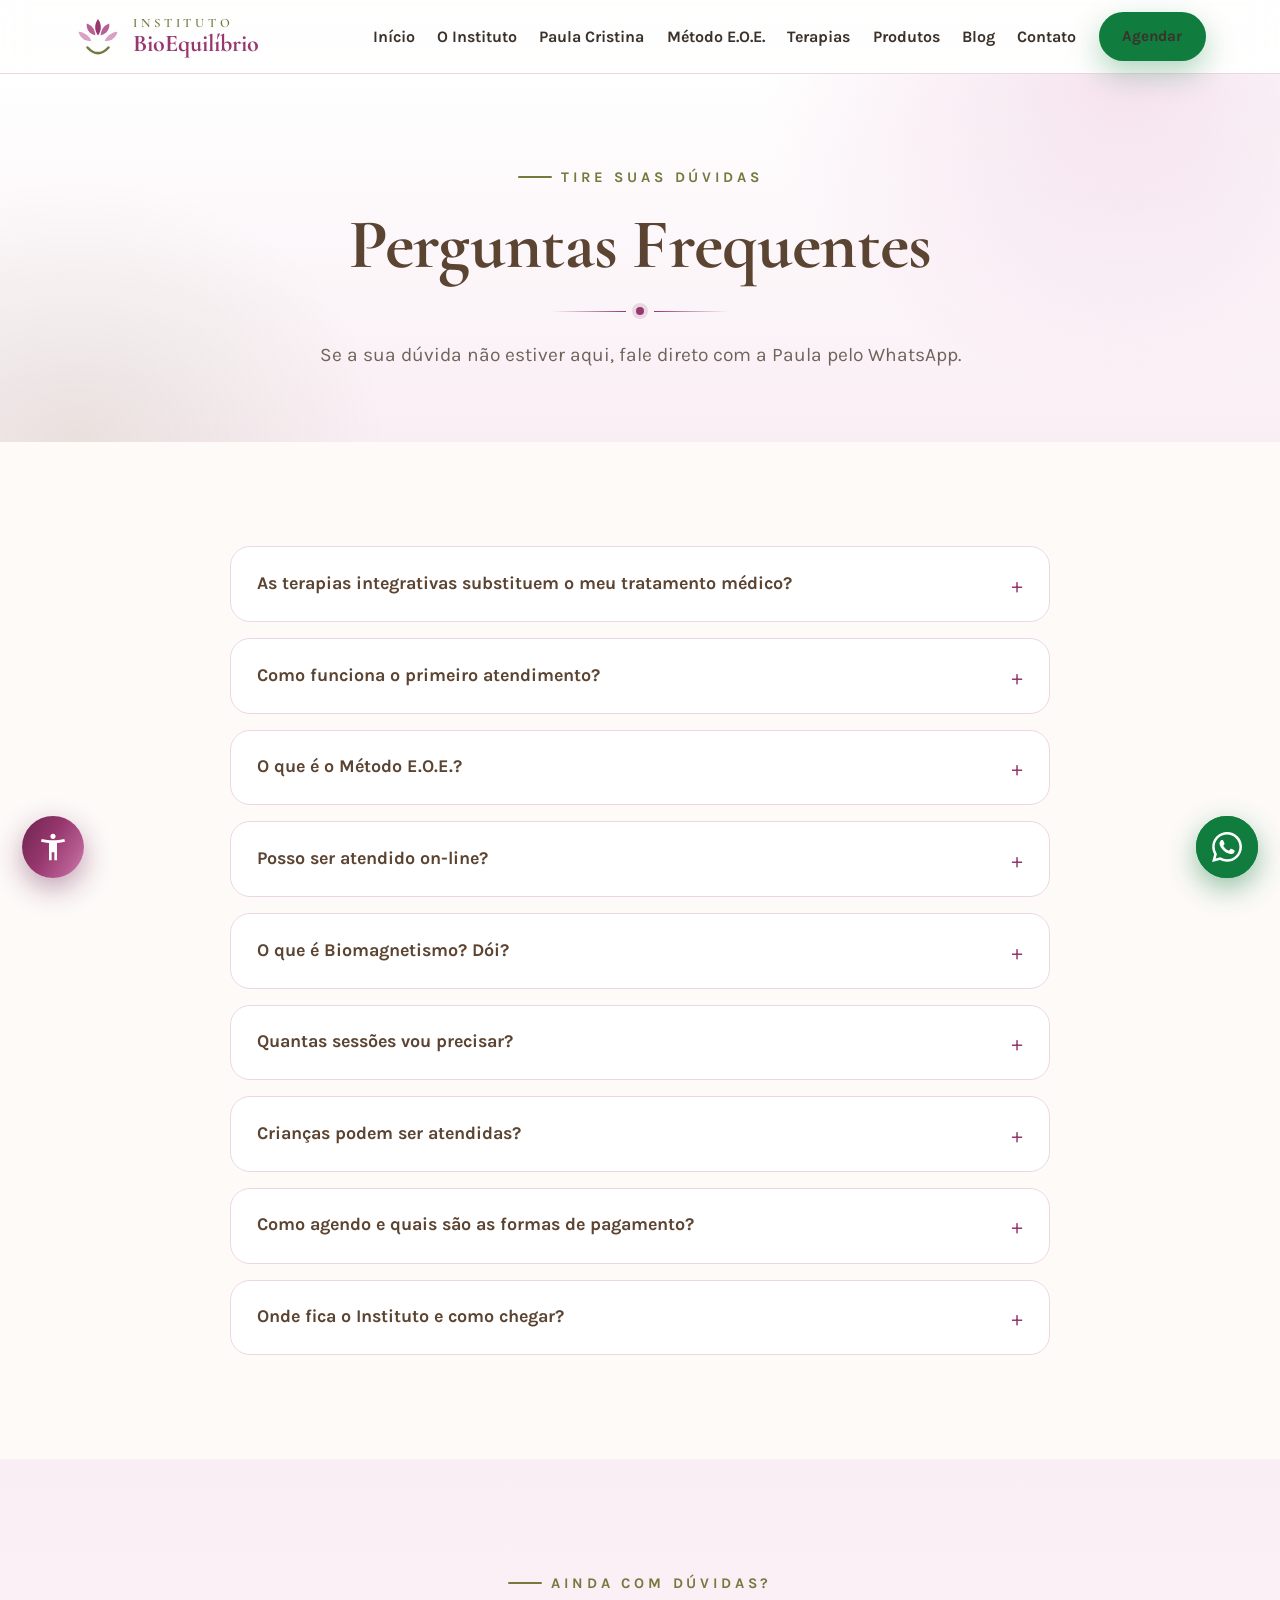
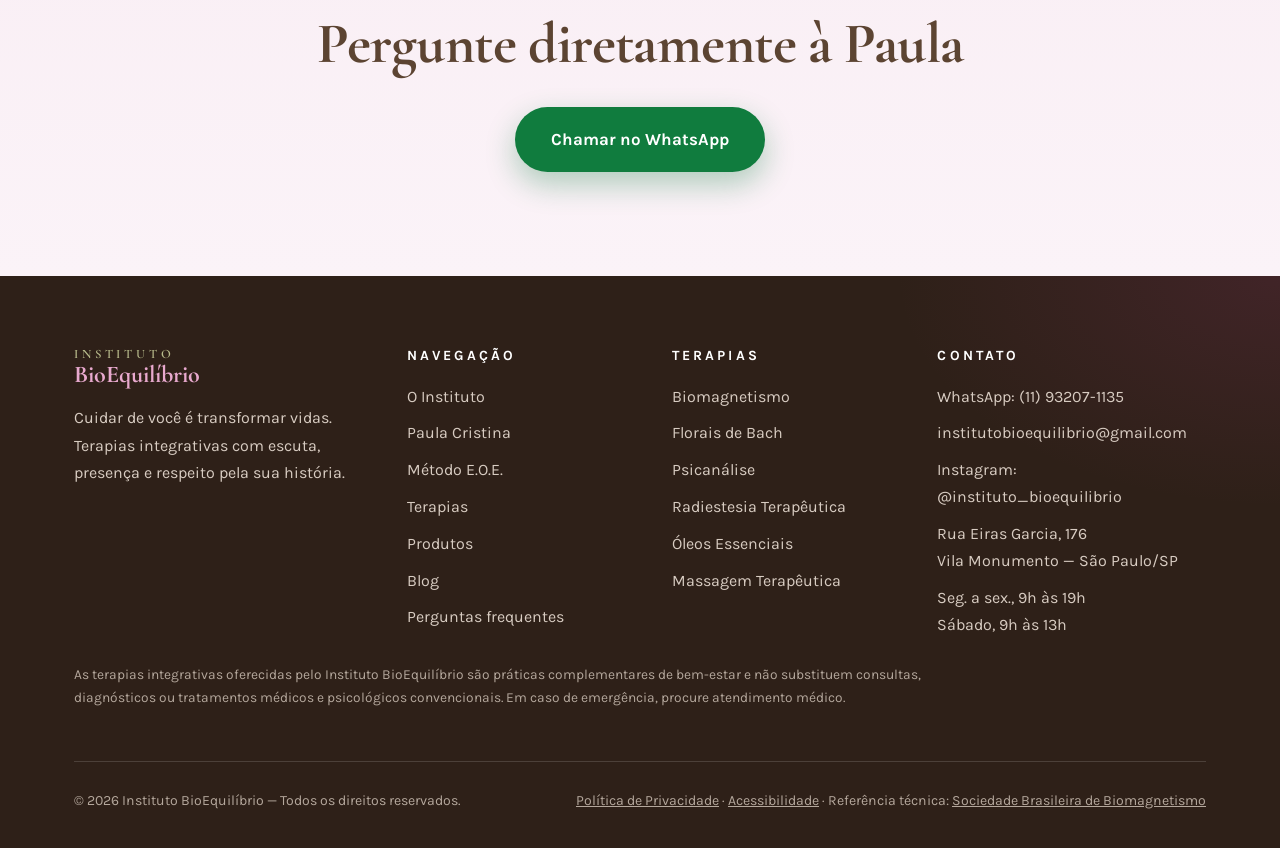
<file: faq.html>
<!DOCTYPE html>
<html lang="pt-BR">
<head>
  <meta charset="UTF-8">
  <meta name="viewport" content="width=device-width, initial-scale=1.0">
  <title>Perguntas Frequentes — Instituto BioEquilíbrio</title>
  <meta name="description" content="Dúvidas frequentes sobre terapias integrativas, o Método E.O.E., atendimento on-line e presencial no Instituto BioEquilíbrio, em São Paulo.">
  <link rel="icon" type="image/jpeg" href="assets/img/logo.jpg">
  <link rel="preconnect" href="https://fonts.googleapis.com">
  <link rel="preconnect" href="https://fonts.gstatic.com" crossorigin>
  <link href="https://fonts.googleapis.com/css2?family=Cormorant+Garamond:ital,wght@0,500;0,600;0,700;1,500;1,600&family=Karla:ital,wght@0,400;0,700;1,400&display=swap" rel="stylesheet">
  <link rel="stylesheet" href="assets/css/style.css">
  <script type="application/ld+json">
  {
    "@context": "https://schema.org",
    "@type": "FAQPage",
    "mainEntity": [
      {
        "@type": "Question",
        "name": "As terapias integrativas substituem o meu tratamento médico?",
        "acceptedAnswer": { "@type": "Answer", "text": "Não. As terapias oferecidas pelo Instituto BioEquilíbrio são complementares: elas somam-se ao acompanhamento médico e psicológico convencional, sem substituí-lo." }
      },
      {
        "@type": "Question",
        "name": "O que é o Método E.O.E.?",
        "acceptedAnswer": { "@type": "Answer", "text": "É um acompanhamento terapêutico integrativo de 30 dias, com 4 encontros (presenciais ou on-line), escuta terapêutica, avaliação inicial e plano terapêutico individualizado. E.O.E. significa Escuta, Origem e Equilíbrio." }
      },
      {
        "@type": "Question",
        "name": "Posso ser atendido on-line?",
        "acceptedAnswer": { "@type": "Answer", "text": "Sim. Escuta terapêutica, Psicanálise, Florais de Bach, Radiestesia e o acompanhamento do Método E.O.E. podem ser realizados on-line. Biomagnetismo e Massagem Terapêutica são presenciais, na Vila Monumento, São Paulo." }
      },
      {
        "@type": "Question",
        "name": "O que é Biomagnetismo? Dói?",
        "acceptedAnswer": { "@type": "Answer", "text": "O Biomagnetismo utiliza ímãs aplicados em pontos específicos do corpo para auxiliar o organismo a recuperar seu equilíbrio. A sessão é confortável, não invasiva e indolor." }
      },
      {
        "@type": "Question",
        "name": "Onde fica o Instituto BioEquilíbrio?",
        "acceptedAnswer": { "@type": "Answer", "text": "Rua Eiras Garcia, 176 — Vila Monumento, São Paulo/SP. Atendimento de segunda a sexta das 9h às 19h e sábados das 9h às 13h. Metrôs mais próximos: Alto do Ipiranga e Sacomã (Linha Verde)." }
      }
    ]
  }
  </script>
  <!-- Aplica preferências de acessibilidade salvas antes da pintura (evita flash) -->
  <script>
    (function () {
      try {
        var c = localStorage.getItem("bioeq-contraste");
        if (c === "sim" || (!c && window.matchMedia && window.matchMedia("(prefers-contrast: more)").matches)) {
          document.documentElement.setAttribute("data-contraste", "alto");
        }
        var p = parseInt(localStorage.getItem("bioeq-fonte-escala"), 10);
        if (p && p !== 100 && p >= 90 && p <= 130) document.documentElement.style.fontSize = p + "%";
        if (localStorage.getItem("bioeq-links") === "1") document.documentElement.classList.add("a11y-links");
        if (localStorage.getItem("bioeq-parado") === "1") document.documentElement.classList.add("a11y-parado");
      } catch (e) {}
    })();
  </script>
</head>
<body>

  <a class="pular-conteudo" href="#conteudo" accesskey="1">Pular para o conteúdo principal</a>

  <header class="topo">
    <div class="topo__inner">
      <a class="marca" href="index.html" aria-label="Instituto BioEquilíbrio — página inicial">
        <svg viewBox="0 0 64 56" aria-hidden="true"><path d="M32 4c5 6.5 5 15.5 0 22-5-6.5-5-15.5 0-22z" fill="#96376E"/><path d="M17 10c6.5 2 11 8 11.5 15.5C21 24.5 16 18 17 10z" fill="#B95F94"/><path d="M47 10c-6.5 2-11 8-11.5 15.5C43 24.5 48 18 47 10z" fill="#B95F94"/><path d="M6 21c7.5.5 14 5 17 12-8 1.5-15-4-17-12z" fill="#D9A1C4"/><path d="M58 21c-7.5.5-14 5-17 12 8 1.5 15-4 17-12z" fill="#D9A1C4"/><path d="M18 42c4.5 5 9 7.5 14 7.5S41.5 47 46 42" stroke="#75793E" stroke-width="3.4" stroke-linecap="round" fill="none"/></svg>
        <span class="marca__texto">
          <span class="marca__instituto">Instituto</span>
          <span class="marca__nome">BioEquilíbrio</span>
        </span>
      </a>
      <button class="nav-toggle" aria-label="Abrir menu" aria-expanded="false">
        <svg width="26" height="26" viewBox="0 0 24 24" fill="none" stroke="currentColor" stroke-width="2" stroke-linecap="round"><path d="M3 6h18M3 12h18M3 18h18"/></svg>
      </button>
      <nav class="nav" aria-label="Navegação principal">
        <a href="index.html">Início</a>
        <a href="o-instituto.html">O Instituto</a>
        <a href="paula-cristina.html">Paula Cristina</a>
        <a href="metodo-eoe.html">Método E.O.E.</a>
        <a href="terapias.html">Terapias</a>
        <a href="produtos.html">Produtos</a>
        <a href="blog.html">Blog</a>
        <a href="contato.html">Contato</a>
        <a class="botao botao--whats" href="https://wa.me/5511932071135?text=Ol%C3%A1%2C%20Paula!%20Vim%20pelo%20site%20do%20Instituto%20BioEquil%C3%ADbrio%20e%20gostaria%20de%20agendar%20uma%20avalia%C3%A7%C3%A3o." target="_blank" rel="noopener">Agendar</a>
      </nav>
    </div>
  </header>

  <main id="conteudo">
    <section class="hero-interno">
      <div class="container">
        <span class="eyebrow">Tire suas dúvidas</span>
        <h1>Perguntas Frequentes</h1>
        <div class="ornamento" aria-hidden="true"><span></span></div>
        <p class="intro-secao">Se a sua dúvida não estiver aqui, fale direto com a Paula pelo WhatsApp.</p>
      </div>
    </section>

    <section class="secao">
      <div class="container">
        <div class="faq-lista reveal">

          <details class="faq-item">
            <summary>As terapias integrativas substituem o meu tratamento médico?</summary>
            <div class="faq-resposta">
              <p>Não. As terapias oferecidas pelo Instituto BioEquilíbrio são <strong>complementares</strong>: elas somam-se ao acompanhamento médico e psicológico convencional, sem substituí-lo. Você não deve interromper medicações ou tratamentos em curso — e a Paula jamais fará essa orientação.</p>
            </div>
          </details>

          <details class="faq-item">
            <summary>Como funciona o primeiro atendimento?</summary>
            <div class="faq-resposta">
              <p>O primeiro encontro é dedicado à <strong>escuta terapêutica e à avaliação da sua história</strong>. É uma conversa sem pressa, em que a Paula identifica as necessidades do seu caso. A partir dessa análise, é elaborado um plano terapêutico individualizado, com os recursos mais indicados para você.</p>
            </div>
          </details>

          <details class="faq-item">
            <summary>O que é o Método E.O.E.?</summary>
            <div class="faq-resposta">
              <p>É um acompanhamento terapêutico integrativo de <strong>30 dias</strong>, com <strong>4 encontros</strong> (presenciais ou on-line), escuta terapêutica, avaliação inicial e plano terapêutico individualizado. E.O.E. significa <em>Escuta • Origem • Equilíbrio</em> — o caminho que percorremos juntos. <a href="metodo-eoe.html" aria-label="Saiba mais sobre o Método E.O.E.">Saiba mais aqui</a>.</p>
            </div>
          </details>

          <details class="faq-item">
            <summary>Posso ser atendido on-line?</summary>
            <div class="faq-resposta">
              <p>Sim. Vários recursos — como escuta terapêutica, Psicanálise, Florais de Bach, Radiestesia e o acompanhamento do Método E.O.E. — podem ser realizados on-line. Terapias que envolvem o corpo, como Biomagnetismo e Massagem Terapêutica, são presenciais, no Instituto, na Vila Monumento (São Paulo).</p>
            </div>
          </details>

          <details class="faq-item">
            <summary>O que é Biomagnetismo? Dói?</summary>
            <div class="faq-resposta">
              <p>O Biomagnetismo é uma técnica que utiliza <strong>ímãs aplicados em pontos específicos do corpo</strong> para auxiliar o organismo a recuperar seu equilíbrio. A sessão é confortável, não invasiva, indolor e realizada com você vestido. Referência técnica: <a href="https://www.sbbiomagnetismo.com/" target="_blank" rel="noopener">Sociedade Brasileira de Biomagnetismo</a>.</p>
            </div>
          </details>

          <details class="faq-item">
            <summary>Quantas sessões vou precisar?</summary>
            <div class="faq-resposta">
              <p>Depende do seu caso. Algumas pessoas sentem benefícios já nas primeiras sessões; outras se beneficiam de um acompanhamento mais estruturado, como o Método E.O.E. de 30 dias. Essa definição é feita junto com você, após a avaliação inicial.</p>
            </div>
          </details>

          <details class="faq-item">
            <summary>Crianças podem ser atendidas?</summary>
            <div class="faq-resposta">
              <p>Sim. O Instituto tem uma frente dedicada ao cuidado <strong>materno-infantil</strong>, com abordagens suaves e adequadas a cada idade — sempre com a presença e o consentimento dos responsáveis.</p>
            </div>
          </details>

          <details class="faq-item">
            <summary>Como agendo e quais são as formas de pagamento?</summary>
            <div class="faq-resposta">
              <p>O agendamento é feito pelo <a href="https://wa.me/5511932071135" target="_blank" rel="noopener">WhatsApp (11) 93207-1135</a>. Valores, formas de pagamento e disponibilidade de horários são informados diretamente no atendimento.</p>
            </div>
          </details>

          <details class="faq-item">
            <summary>Onde fica o Instituto e como chegar?</summary>
            <div class="faq-resposta">
              <p>Na <strong>Rua Eiras Garcia, 176 — Vila Monumento, São Paulo/SP</strong>, com atendimento de segunda a sexta das 9h às 19h e aos sábados das 9h às 13h. As estações de metrô mais próximas são Alto do Ipiranga e Sacomã (Linha Verde). Veja o mapa na página de <a href="contato.html">Contato</a>.</p>
            </div>
          </details>

        </div>
      </div>
    </section>

    <section class="secao secao--rosa cta-final">
      <div class="container reveal">
        <span class="eyebrow">Ainda com dúvidas?</span>
        <h2>Pergunte diretamente à Paula</h2>
        <a class="botao botao--whats" href="https://wa.me/5511932071135?text=Ol%C3%A1%2C%20Paula!%20Tenho%20uma%20d%C3%BAvida%20sobre%20os%20atendimentos%20do%20Instituto%20BioEquil%C3%ADbrio." target="_blank" rel="noopener">Chamar no WhatsApp</a>
      </div>
    </section>
  </main>

  <footer class="rodape">
    <div class="container">
      <div class="rodape__grid">
        <div class="rodape__sobre">
          <a class="marca" href="index.html" aria-label="Instituto BioEquilíbrio">
            <span class="marca__texto">
              <span class="marca__instituto">Instituto</span>
              <span class="marca__nome">BioEquilíbrio</span>
            </span>
          </a>
          <p>Cuidar de você é transformar vidas. Terapias integrativas com escuta, presença e respeito pela sua história.</p>
        </div>
        <div>
          <h4>Navegação</h4>
          <ul>
            <li><a href="o-instituto.html">O Instituto</a></li>
            <li><a href="paula-cristina.html">Paula Cristina</a></li>
            <li><a href="metodo-eoe.html">Método E.O.E.</a></li>
            <li><a href="terapias.html">Terapias</a></li>
            <li><a href="produtos.html">Produtos</a></li>
            <li><a href="blog.html">Blog</a></li>
            <li><a href="faq.html">Perguntas frequentes</a></li>
          </ul>
        </div>
        <div>
          <h4>Terapias</h4>
          <ul>
            <li><a href="terapias.html#biomagnetismo">Biomagnetismo</a></li>
            <li><a href="terapias.html#florais">Florais de Bach</a></li>
            <li><a href="terapias.html#psicanalise">Psicanálise</a></li>
            <li><a href="terapias.html#radiestesia">Radiestesia Terapêutica</a></li>
            <li><a href="terapias.html#oleos">Óleos Essenciais</a></li>
            <li><a href="terapias.html#massagem">Massagem Terapêutica</a></li>
          </ul>
        </div>
        <div>
          <h4>Contato</h4>
          <ul>
            <li><a href="https://wa.me/5511932071135" target="_blank" rel="noopener">WhatsApp: (11) 93207-1135</a></li>
            <li><a href="mailto:institutobioequilibrio@gmail.com">institutobioequilibrio@gmail.com</a></li>
            <li><a href="https://www.instagram.com/instituto_bioequilibrio" target="_blank" rel="noopener">Instagram: @instituto_bioequilibrio</a></li>
            <li>Rua Eiras Garcia, 176<br>Vila Monumento — São Paulo/SP</li>
            <li>Seg. a sex., 9h às 19h<br>Sábado, 9h às 13h</li>
          </ul>
        </div>
      </div>
      <p class="aviso">As terapias integrativas oferecidas pelo Instituto BioEquilíbrio são práticas complementares de bem-estar e não substituem consultas, diagnósticos ou tratamentos médicos e psicológicos convencionais. Em caso de emergência, procure atendimento médico.</p>
      <div class="rodape__base">
        <span>© <span data-ano>2026</span> Instituto BioEquilíbrio — Todos os direitos reservados.</span>
        <span><a href="politica-de-privacidade.html">Política de Privacidade</a> · <a href="acessibilidade.html">Acessibilidade</a> · Referência técnica: <a href="https://www.sbbiomagnetismo.com/" target="_blank" rel="noopener">Sociedade Brasileira de Biomagnetismo</a></span>
      </div>
    </div>
  </footer>

  <!-- Balão flutuante de acessibilidade (padrão eMAG): fonte, contraste, links, animações -->
  <div class="acess-flutuante">
    <button type="button" class="acess-flutuante__botao" data-acess-toggle accesskey="4" aria-expanded="false" aria-controls="acessPainel" aria-label="Opções de acessibilidade">
      <svg viewBox="0 0 24 24" fill="currentColor" aria-hidden="true"><path d="M12 6c1.1 0 2-.9 2-2s-.9-2-2-2-2 .9-2 2 .9 2 2 2zm8.5 0c-2.61.7-5.67 1-8.5 1s-5.89-.3-8.5-1L3 8c1.86.5 4 .83 6 1v13h2v-6h2v6h2V9c2-.17 4.14-.5 6-1l-.5-2z"/></svg>
    </button>
    <div class="acess-flutuante__painel" id="acessPainel" role="group" aria-label="Ferramentas de acessibilidade" hidden>
      <p class="acess-flutuante__titulo">Acessibilidade</p>
      <div class="acess-flutuante__linha">
        <button type="button" data-fonte="menor" aria-label="Diminuir tamanho do texto">A&#8722;</button>
        <span class="escala-fonte" data-escala aria-live="polite">100%</span>
        <button type="button" data-fonte="maior" aria-label="Aumentar tamanho do texto">A+</button>
      </div>
      <button type="button" data-contraste aria-pressed="false">Alto contraste</button>
      <button type="button" data-links aria-pressed="false">Destacar links</button>
      <button type="button" data-animacoes aria-pressed="false">Pausar animações</button>
      <button type="button" data-restaurar>Restaurar padrão</button>
      <a href="acessibilidade.html">Declaração de acessibilidade</a>
    </div>
  </div>

  <a class="whats-flutuante" href="https://wa.me/5511932071135?text=Ol%C3%A1%2C%20Paula!%20Vim%20pelo%20site%20do%20Instituto%20BioEquil%C3%ADbrio%20e%20gostaria%20de%20agendar%20uma%20avalia%C3%A7%C3%A3o." target="_blank" rel="noopener" aria-label="Conversar pelo WhatsApp">
    <svg width="30" height="30" viewBox="0 0 24 24" fill="currentColor" aria-hidden="true"><path d="M17.472 14.382c-.297-.149-1.758-.867-2.03-.967-.273-.099-.471-.148-.67.15-.197.297-.767.966-.94 1.164-.173.199-.347.223-.644.075-.297-.15-1.255-.463-2.39-1.475-.883-.788-1.48-1.761-1.653-2.059-.173-.297-.018-.458.13-.606.134-.133.297-.347.446-.52.149-.174.198-.298.297-.497.1-.198.05-.371-.025-.52-.075-.149-.669-1.612-.916-2.207-.242-.579-.487-.5-.669-.51-.173-.008-.371-.01-.57-.01-.198 0-.52.074-.792.372-.272.297-1.04 1.016-1.04 2.479 0 1.462 1.065 2.875 1.213 3.074.149.198 2.096 3.2 5.077 4.487.709.306 1.262.489 1.694.625.712.227 1.36.195 1.871.118.571-.085 1.758-.719 2.006-1.413.248-.694.248-1.289.173-1.413-.074-.124-.272-.198-.57-.347m-5.421 7.403h-.004a9.87 9.87 0 01-5.031-1.378l-.361-.214-3.741.982.998-3.648-.235-.374a9.86 9.86 0 01-1.51-5.26c.001-5.45 4.436-9.884 9.888-9.884 2.64 0 5.122 1.03 6.988 2.898a9.825 9.825 0 012.893 6.994c-.003 5.45-4.437 9.884-9.885 9.884m8.413-18.297A11.815 11.815 0 0012.05 0C5.495 0 .16 5.335.157 11.892c0 2.096.547 4.142 1.588 5.945L.057 24l6.305-1.654a11.882 11.882 0 005.683 1.448h.005c6.554 0 11.89-5.335 11.893-11.893a11.821 11.821 0 00-3.48-8.413z"/></svg>
  </a>

  <!-- VLibras: tradução automática para Língua Brasileira de Sinais (widget oficial gov.br) -->
  <div vw class="enabled">
    <div vw-access-button class="active"></div>
    <div vw-plugin-wrapper><div class="vw-plugin-top-wrapper"></div></div>
  </div>
  <script>
    window.addEventListener("load", function () {
      var s = document.createElement("script");
      s.src = "https://vlibras.gov.br/app/vlibras-plugin.js";
      s.onload = function () { try { new window.VLibras.Widget("https://vlibras.gov.br/app"); } catch (e) {} };
      document.body.appendChild(s);
    });
  </script>
  <script src="assets/js/main.js"></script>
</body>
</html>
</file>
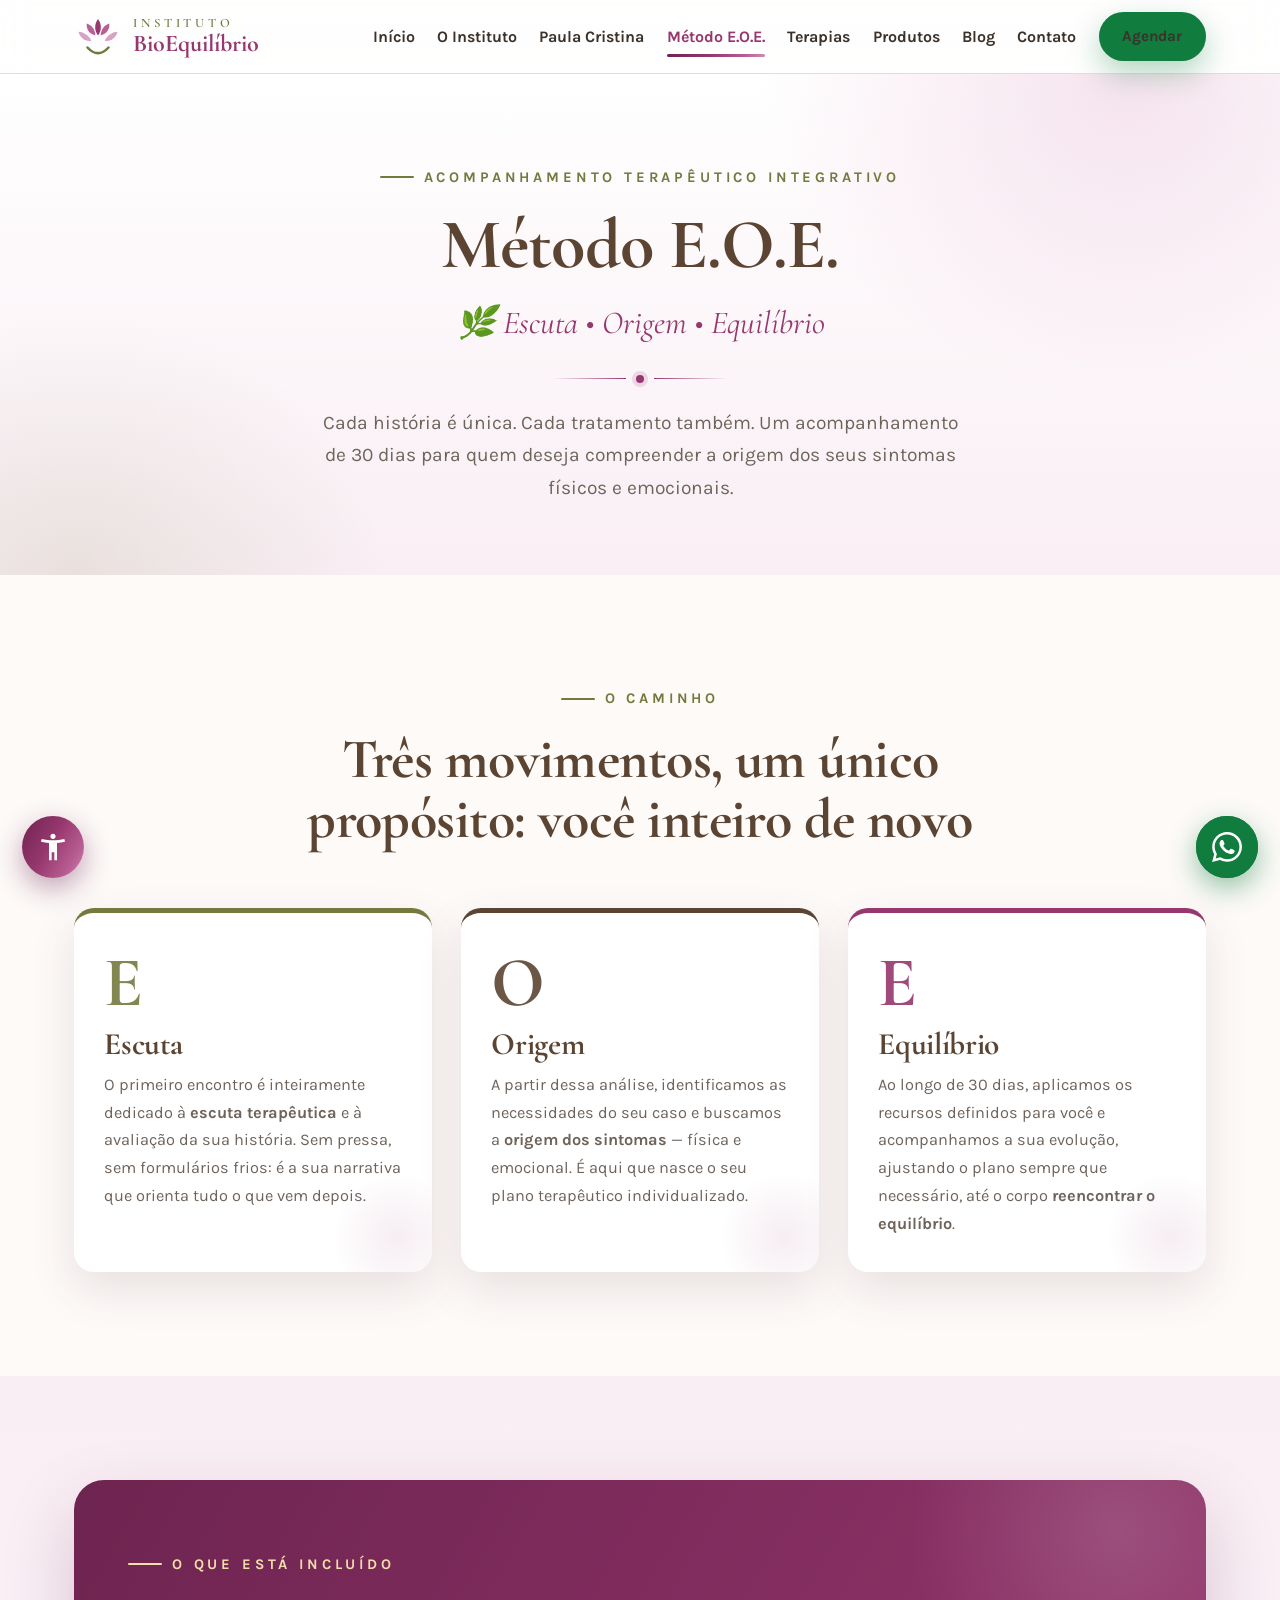
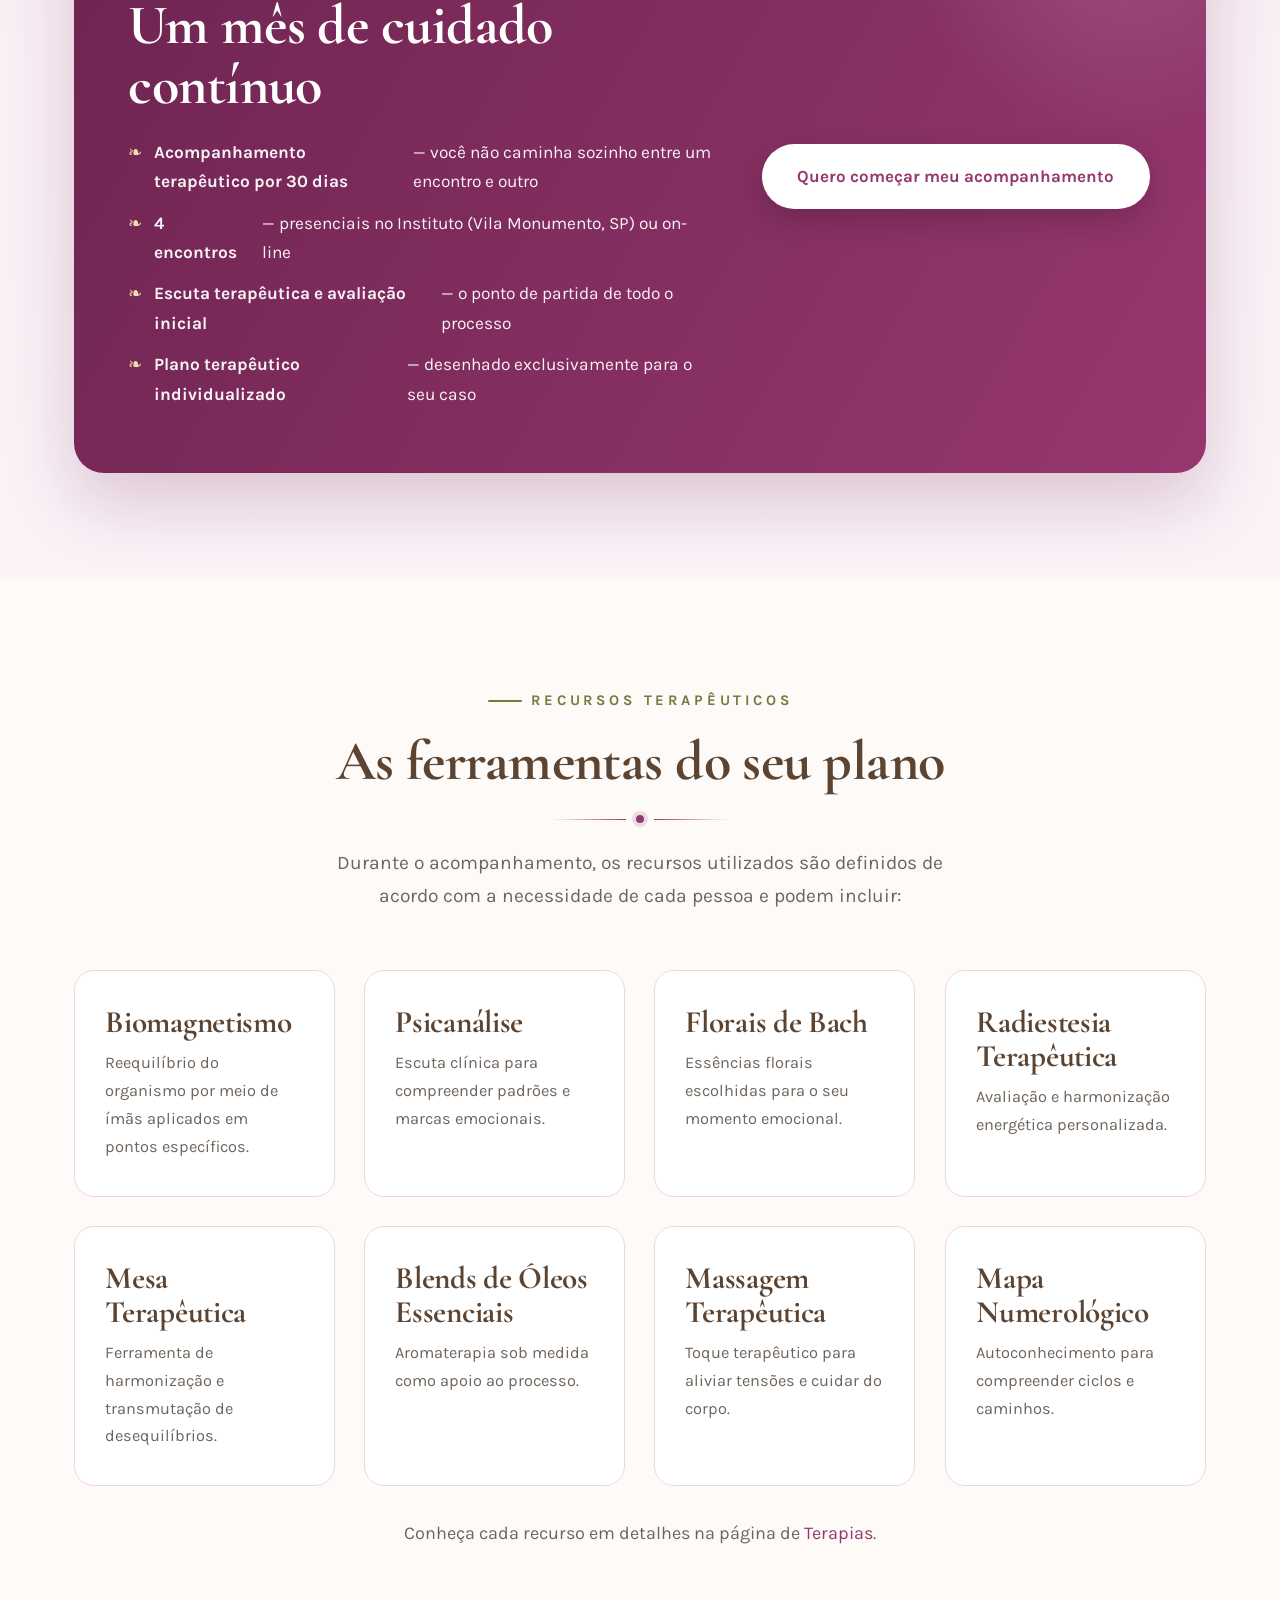
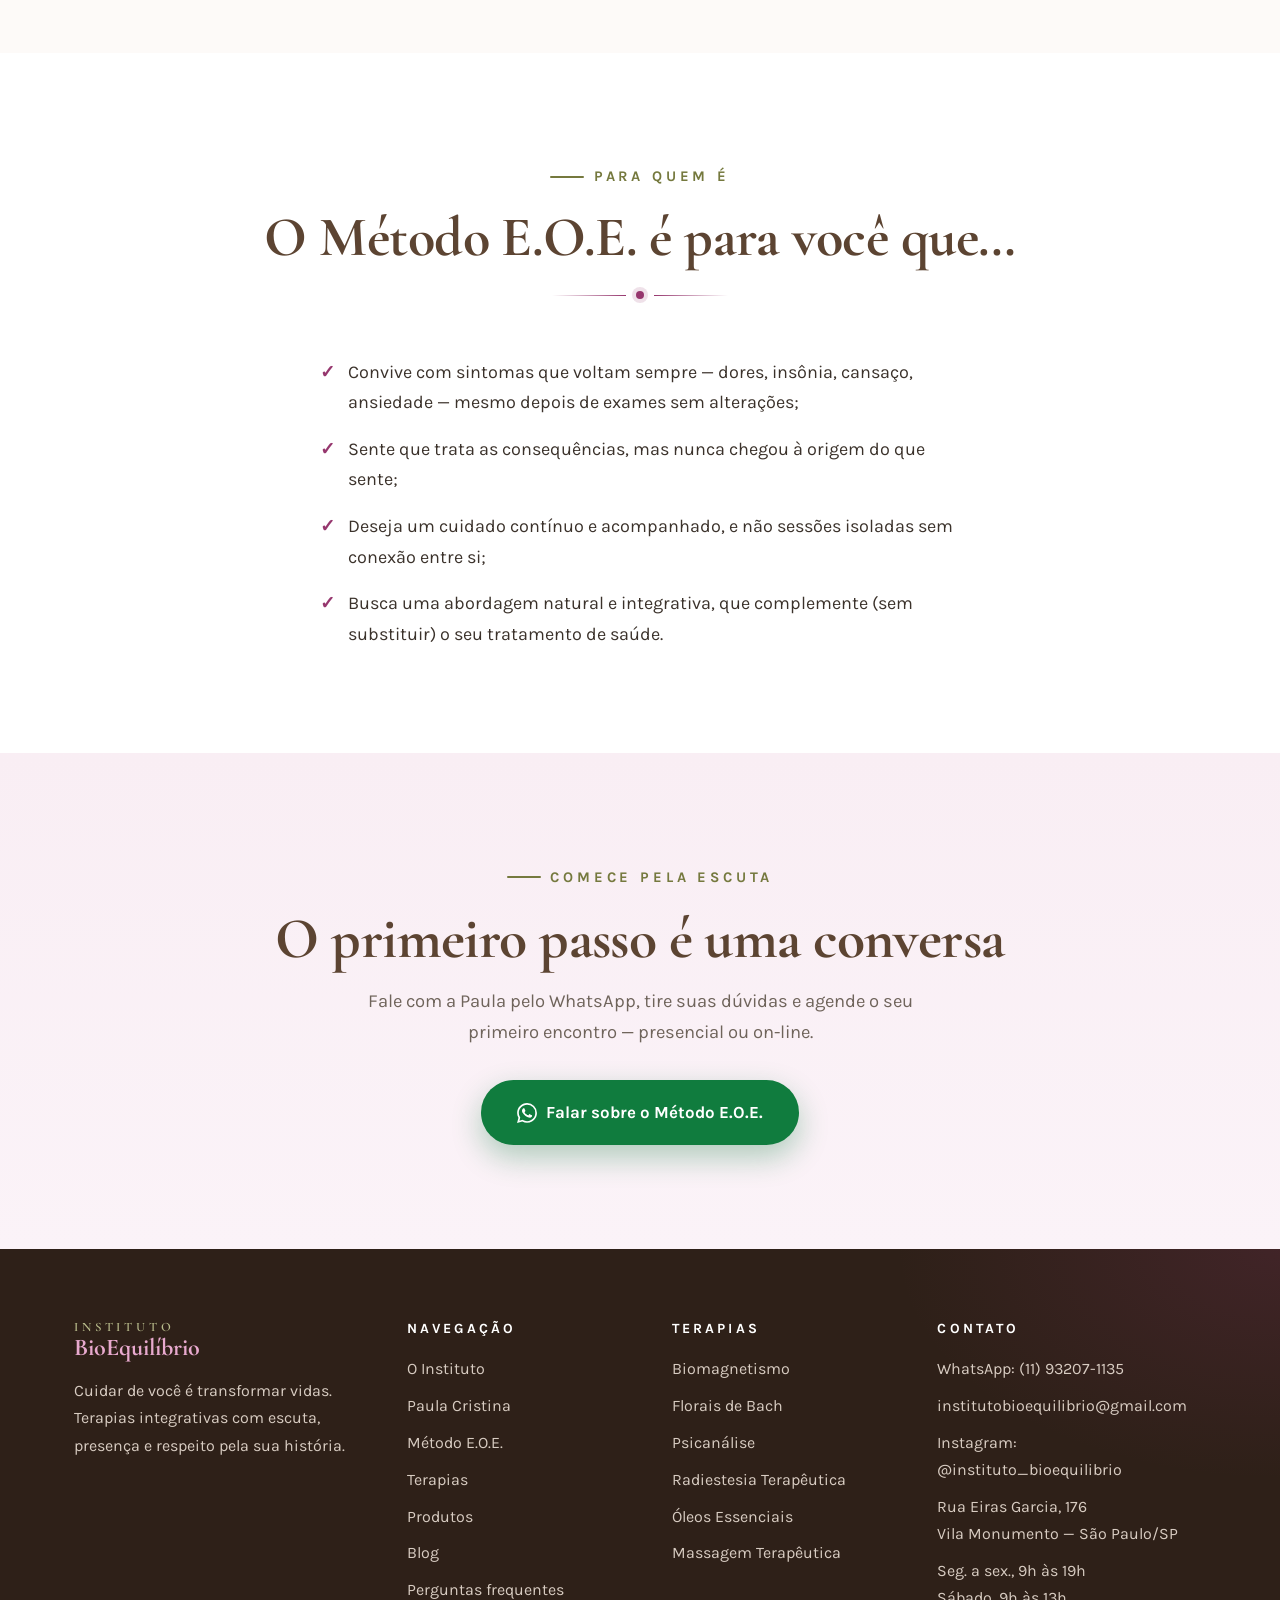
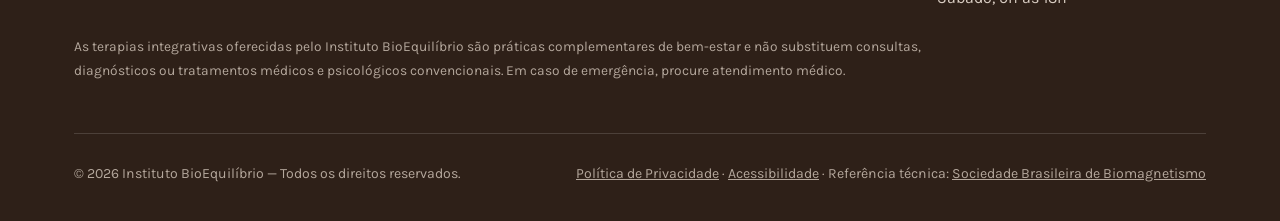
<file: metodo-eoe.html>
<!DOCTYPE html>
<html lang="pt-BR">
<head>
  <meta charset="UTF-8">
  <meta name="viewport" content="width=device-width, initial-scale=1.0">
  <title>Método E.O.E. — Escuta, Origem e Equilíbrio | Instituto BioEquilíbrio</title>
  <meta name="description" content="O Método E.O.E. é um acompanhamento terapêutico integrativo de 30 dias com 4 encontros (presenciais ou on-line), escuta terapêutica, avaliação e plano individualizado.">
  <link rel="icon" type="image/jpeg" href="assets/img/logo.jpg">
  <link rel="preconnect" href="https://fonts.googleapis.com">
  <link rel="preconnect" href="https://fonts.gstatic.com" crossorigin>
  <link href="https://fonts.googleapis.com/css2?family=Cormorant+Garamond:ital,wght@0,500;0,600;0,700;1,500;1,600&family=Karla:ital,wght@0,400;0,700;1,400&display=swap" rel="stylesheet">
  <link rel="stylesheet" href="assets/css/style.css">
  <!-- Aplica preferências de acessibilidade salvas antes da pintura (evita flash) -->
  <script>
    (function () {
      try {
        var c = localStorage.getItem("bioeq-contraste");
        if (c === "sim" || (!c && window.matchMedia && window.matchMedia("(prefers-contrast: more)").matches)) {
          document.documentElement.setAttribute("data-contraste", "alto");
        }
        var p = parseInt(localStorage.getItem("bioeq-fonte-escala"), 10);
        if (p && p !== 100 && p >= 90 && p <= 130) document.documentElement.style.fontSize = p + "%";
        if (localStorage.getItem("bioeq-links") === "1") document.documentElement.classList.add("a11y-links");
        if (localStorage.getItem("bioeq-parado") === "1") document.documentElement.classList.add("a11y-parado");
      } catch (e) {}
    })();
  </script>
</head>
<body>

  <a class="pular-conteudo" href="#conteudo" accesskey="1">Pular para o conteúdo principal</a>

  <header class="topo">
    <div class="topo__inner">
      <a class="marca" href="index.html" aria-label="Instituto BioEquilíbrio — página inicial">
        <svg viewBox="0 0 64 56" aria-hidden="true"><path d="M32 4c5 6.5 5 15.5 0 22-5-6.5-5-15.5 0-22z" fill="#96376E"/><path d="M17 10c6.5 2 11 8 11.5 15.5C21 24.5 16 18 17 10z" fill="#B95F94"/><path d="M47 10c-6.5 2-11 8-11.5 15.5C43 24.5 48 18 47 10z" fill="#B95F94"/><path d="M6 21c7.5.5 14 5 17 12-8 1.5-15-4-17-12z" fill="#D9A1C4"/><path d="M58 21c-7.5.5-14 5-17 12 8 1.5 15-4 17-12z" fill="#D9A1C4"/><path d="M18 42c4.5 5 9 7.5 14 7.5S41.5 47 46 42" stroke="#75793E" stroke-width="3.4" stroke-linecap="round" fill="none"/></svg>
        <span class="marca__texto">
          <span class="marca__instituto">Instituto</span>
          <span class="marca__nome">BioEquilíbrio</span>
        </span>
      </a>
      <button class="nav-toggle" aria-label="Abrir menu" aria-expanded="false">
        <svg width="26" height="26" viewBox="0 0 24 24" fill="none" stroke="currentColor" stroke-width="2" stroke-linecap="round"><path d="M3 6h18M3 12h18M3 18h18"/></svg>
      </button>
      <nav class="nav" aria-label="Navegação principal">
        <a href="index.html">Início</a>
        <a href="o-instituto.html">O Instituto</a>
        <a href="paula-cristina.html">Paula Cristina</a>
        <a href="metodo-eoe.html" class="ativo" aria-current="page">Método E.O.E.</a>
        <a href="terapias.html">Terapias</a>
        <a href="produtos.html">Produtos</a>
        <a href="blog.html">Blog</a>
        <a href="contato.html">Contato</a>
        <a class="botao botao--whats" href="https://wa.me/5511932071135?text=Ol%C3%A1%2C%20Paula!%20Tenho%20interesse%20no%20M%C3%A9todo%20E.O.E.%20e%20gostaria%20de%20mais%20informa%C3%A7%C3%B5es." target="_blank" rel="noopener">Agendar</a>
      </nav>
    </div>
  </header>

  <main id="conteudo">
    <section class="hero-interno">
      <div class="container">
        <span class="eyebrow">Acompanhamento terapêutico integrativo</span>
        <h1>Método E.O.E.</h1>
        <p class="hero__lema" style="margin-top:0.8rem;">🌿 Escuta • Origem • Equilíbrio</p>
        <div class="ornamento" aria-hidden="true"><span></span></div>
        <p class="intro-secao">Cada história é única. Cada tratamento também. Um acompanhamento de 30 dias para quem deseja compreender a origem dos seus sintomas físicos e emocionais.</p>
      </div>
    </section>

    <section class="secao">
      <div class="container">
        <div class="cabecalho-secao reveal">
          <span class="eyebrow">O caminho</span>
          <h2>Três movimentos, um único propósito: você inteiro de novo</h2>
        </div>
        <div class="passos">
          <article class="passo reveal">
            <span class="passo__letra" aria-hidden="true">E</span>
            <h3>Escuta</h3>
            <p>O primeiro encontro é inteiramente dedicado à <strong>escuta terapêutica</strong> e à avaliação da sua história. Sem pressa, sem formulários frios: é a sua narrativa que orienta tudo o que vem depois.</p>
          </article>
          <article class="passo reveal">
            <span class="passo__letra" aria-hidden="true">O</span>
            <h3>Origem</h3>
            <p>A partir dessa análise, identificamos as necessidades do seu caso e buscamos a <strong>origem dos sintomas</strong> — física e emocional. É aqui que nasce o seu plano terapêutico individualizado.</p>
          </article>
          <article class="passo reveal">
            <span class="passo__letra" aria-hidden="true">E</span>
            <h3>Equilíbrio</h3>
            <p>Ao longo de 30 dias, aplicamos os recursos definidos para você e acompanhamos a sua evolução, ajustando o plano sempre que necessário, até o corpo <strong>reencontrar o equilíbrio</strong>.</p>
          </article>
        </div>
      </div>
    </section>

    <section class="secao secao--rosa">
      <div class="container">
        <div class="faixa-eoe reveal">
          <div>
            <span class="eyebrow">O que está incluído</span>
            <h2>Um mês de cuidado contínuo</h2>
            <ul>
              <li><strong>Acompanhamento terapêutico por 30 dias</strong> — você não caminha sozinho entre um encontro e outro</li>
              <li><strong>4 encontros</strong> — presenciais no Instituto (Vila Monumento, SP) ou on-line</li>
              <li><strong>Escuta terapêutica e avaliação inicial</strong> — o ponto de partida de todo o processo</li>
              <li><strong>Plano terapêutico individualizado</strong> — desenhado exclusivamente para o seu caso</li>
            </ul>
          </div>
          <div style="text-align:center;">
            <a class="botao botao--claro" href="https://wa.me/5511932071135?text=Ol%C3%A1%2C%20Paula!%20Tenho%20interesse%20no%20M%C3%A9todo%20E.O.E.%20e%20gostaria%20de%20mais%20informa%C3%A7%C3%B5es." target="_blank" rel="noopener">Quero começar meu acompanhamento</a>
          </div>
        </div>
      </div>
    </section>

    <section class="secao">
      <div class="container">
        <div class="cabecalho-secao reveal">
          <span class="eyebrow">Recursos terapêuticos</span>
          <h2>As ferramentas do seu plano</h2>
          <div class="ornamento" aria-hidden="true"><span></span></div>
          <p class="intro-secao">Durante o acompanhamento, os recursos utilizados são definidos de acordo com a necessidade de cada pessoa e podem incluir:</p>
        </div>
        <div class="grade grade--4">
          <article class="card reveal"><h3>Biomagnetismo</h3><p>Reequilíbrio do organismo por meio de ímãs aplicados em pontos específicos.</p></article>
          <article class="card reveal"><h3>Psicanálise</h3><p>Escuta clínica para compreender padrões e marcas emocionais.</p></article>
          <article class="card reveal"><h3>Florais de Bach</h3><p>Essências florais escolhidas para o seu momento emocional.</p></article>
          <article class="card reveal"><h3>Radiestesia Terapêutica</h3><p>Avaliação e harmonização energética personalizada.</p></article>
          <article class="card reveal"><h3>Mesa Terapêutica</h3><p>Ferramenta de harmonização e transmutação de desequilíbrios.</p></article>
          <article class="card reveal"><h3>Blends de Óleos Essenciais</h3><p>Aromaterapia sob medida como apoio ao processo.</p></article>
          <article class="card reveal"><h3>Massagem Terapêutica</h3><p>Toque terapêutico para aliviar tensões e cuidar do corpo.</p></article>
          <article class="card reveal"><h3>Mapa Numerológico</h3><p>Autoconhecimento para compreender ciclos e caminhos.</p></article>
        </div>
        <p style="text-align:center; margin-top:2rem; color:var(--tinta-suave);">Conheça cada recurso em detalhes na página de <a href="terapias.html">Terapias</a>.</p>
      </div>
    </section>

    <section class="secao secao--branca">
      <div class="container" style="max-width:820px;">
        <div class="cabecalho-secao reveal">
          <span class="eyebrow">Para quem é</span>
          <h2>O Método E.O.E. é para você que…</h2>
          <div class="ornamento" aria-hidden="true"><span></span></div>
        </div>
        <ul class="reveal" style="list-style:none; display:grid; gap:1rem; max-width:640px; margin:0 auto;">
          <li style="display:flex; gap:0.8rem;"><span style="color:var(--ameixa); font-weight:700;">✓</span> Convive com sintomas que voltam sempre — dores, insônia, cansaço, ansiedade — mesmo depois de exames sem alterações;</li>
          <li style="display:flex; gap:0.8rem;"><span style="color:var(--ameixa); font-weight:700;">✓</span> Sente que trata as consequências, mas nunca chegou à origem do que sente;</li>
          <li style="display:flex; gap:0.8rem;"><span style="color:var(--ameixa); font-weight:700;">✓</span> Deseja um cuidado contínuo e acompanhado, e não sessões isoladas sem conexão entre si;</li>
          <li style="display:flex; gap:0.8rem;"><span style="color:var(--ameixa); font-weight:700;">✓</span> Busca uma abordagem natural e integrativa, que complemente (sem substituir) o seu tratamento de saúde.</li>
        </ul>
      </div>
    </section>

    <section class="secao secao--rosa cta-final">
      <div class="container reveal">
        <span class="eyebrow">Comece pela escuta</span>
        <h2>O primeiro passo é uma conversa</h2>
        <p>Fale com a Paula pelo WhatsApp, tire suas dúvidas e agende o seu primeiro encontro — presencial ou on-line.</p>
        <a class="botao botao--whats" href="https://wa.me/5511932071135?text=Ol%C3%A1%2C%20Paula!%20Tenho%20interesse%20no%20M%C3%A9todo%20E.O.E.%20e%20gostaria%20de%20mais%20informa%C3%A7%C3%B5es." target="_blank" rel="noopener">
          <svg width="20" height="20" viewBox="0 0 24 24" fill="currentColor" aria-hidden="true"><path d="M17.472 14.382c-.297-.149-1.758-.867-2.03-.967-.273-.099-.471-.148-.67.15-.197.297-.767.966-.94 1.164-.173.199-.347.223-.644.075-.297-.15-1.255-.463-2.39-1.475-.883-.788-1.48-1.761-1.653-2.059-.173-.297-.018-.458.13-.606.134-.133.297-.347.446-.52.149-.174.198-.298.297-.497.1-.198.05-.371-.025-.52-.075-.149-.669-1.612-.916-2.207-.242-.579-.487-.5-.669-.51-.173-.008-.371-.01-.57-.01-.198 0-.52.074-.792.372-.272.297-1.04 1.016-1.04 2.479 0 1.462 1.065 2.875 1.213 3.074.149.198 2.096 3.2 5.077 4.487.709.306 1.262.489 1.694.625.712.227 1.36.195 1.871.118.571-.085 1.758-.719 2.006-1.413.248-.694.248-1.289.173-1.413-.074-.124-.272-.198-.57-.347m-5.421 7.403h-.004a9.87 9.87 0 01-5.031-1.378l-.361-.214-3.741.982.998-3.648-.235-.374a9.86 9.86 0 01-1.51-5.26c.001-5.45 4.436-9.884 9.888-9.884 2.64 0 5.122 1.03 6.988 2.898a9.825 9.825 0 012.893 6.994c-.003 5.45-4.437 9.884-9.885 9.884m8.413-18.297A11.815 11.815 0 0012.05 0C5.495 0 .16 5.335.157 11.892c0 2.096.547 4.142 1.588 5.945L.057 24l6.305-1.654a11.882 11.882 0 005.683 1.448h.005c6.554 0 11.89-5.335 11.893-11.893a11.821 11.821 0 00-3.48-8.413z"/></svg>
          Falar sobre o Método E.O.E.
        </a>
      </div>
    </section>
  </main>

  <footer class="rodape">
    <div class="container">
      <div class="rodape__grid">
        <div class="rodape__sobre">
          <a class="marca" href="index.html" aria-label="Instituto BioEquilíbrio">
            <span class="marca__texto">
              <span class="marca__instituto">Instituto</span>
              <span class="marca__nome">BioEquilíbrio</span>
            </span>
          </a>
          <p>Cuidar de você é transformar vidas. Terapias integrativas com escuta, presença e respeito pela sua história.</p>
        </div>
        <div>
          <h4>Navegação</h4>
          <ul>
            <li><a href="o-instituto.html">O Instituto</a></li>
            <li><a href="paula-cristina.html">Paula Cristina</a></li>
            <li><a href="metodo-eoe.html">Método E.O.E.</a></li>
            <li><a href="terapias.html">Terapias</a></li>
            <li><a href="produtos.html">Produtos</a></li>
            <li><a href="blog.html">Blog</a></li>
            <li><a href="faq.html">Perguntas frequentes</a></li>
          </ul>
        </div>
        <div>
          <h4>Terapias</h4>
          <ul>
            <li><a href="terapias.html#biomagnetismo">Biomagnetismo</a></li>
            <li><a href="terapias.html#florais">Florais de Bach</a></li>
            <li><a href="terapias.html#psicanalise">Psicanálise</a></li>
            <li><a href="terapias.html#radiestesia">Radiestesia Terapêutica</a></li>
            <li><a href="terapias.html#oleos">Óleos Essenciais</a></li>
            <li><a href="terapias.html#massagem">Massagem Terapêutica</a></li>
          </ul>
        </div>
        <div>
          <h4>Contato</h4>
          <ul>
            <li><a href="https://wa.me/5511932071135" target="_blank" rel="noopener">WhatsApp: (11) 93207-1135</a></li>
            <li><a href="mailto:institutobioequilibrio@gmail.com">institutobioequilibrio@gmail.com</a></li>
            <li><a href="https://www.instagram.com/instituto_bioequilibrio" target="_blank" rel="noopener">Instagram: @instituto_bioequilibrio</a></li>
            <li>Rua Eiras Garcia, 176<br>Vila Monumento — São Paulo/SP</li>
            <li>Seg. a sex., 9h às 19h<br>Sábado, 9h às 13h</li>
          </ul>
        </div>
      </div>
      <p class="aviso">As terapias integrativas oferecidas pelo Instituto BioEquilíbrio são práticas complementares de bem-estar e não substituem consultas, diagnósticos ou tratamentos médicos e psicológicos convencionais. Em caso de emergência, procure atendimento médico.</p>
      <div class="rodape__base">
        <span>© <span data-ano>2026</span> Instituto BioEquilíbrio — Todos os direitos reservados.</span>
        <span><a href="politica-de-privacidade.html">Política de Privacidade</a> · <a href="acessibilidade.html">Acessibilidade</a> · Referência técnica: <a href="https://www.sbbiomagnetismo.com/" target="_blank" rel="noopener">Sociedade Brasileira de Biomagnetismo</a></span>
      </div>
    </div>
  </footer>

  <!-- Balão flutuante de acessibilidade (padrão eMAG): fonte, contraste, links, animações -->
  <div class="acess-flutuante">
    <button type="button" class="acess-flutuante__botao" data-acess-toggle accesskey="4" aria-expanded="false" aria-controls="acessPainel" aria-label="Opções de acessibilidade">
      <svg viewBox="0 0 24 24" fill="currentColor" aria-hidden="true"><path d="M12 6c1.1 0 2-.9 2-2s-.9-2-2-2-2 .9-2 2 .9 2 2 2zm8.5 0c-2.61.7-5.67 1-8.5 1s-5.89-.3-8.5-1L3 8c1.86.5 4 .83 6 1v13h2v-6h2v6h2V9c2-.17 4.14-.5 6-1l-.5-2z"/></svg>
    </button>
    <div class="acess-flutuante__painel" id="acessPainel" role="group" aria-label="Ferramentas de acessibilidade" hidden>
      <p class="acess-flutuante__titulo">Acessibilidade</p>
      <div class="acess-flutuante__linha">
        <button type="button" data-fonte="menor" aria-label="Diminuir tamanho do texto">A&#8722;</button>
        <span class="escala-fonte" data-escala aria-live="polite">100%</span>
        <button type="button" data-fonte="maior" aria-label="Aumentar tamanho do texto">A+</button>
      </div>
      <button type="button" data-contraste aria-pressed="false">Alto contraste</button>
      <button type="button" data-links aria-pressed="false">Destacar links</button>
      <button type="button" data-animacoes aria-pressed="false">Pausar animações</button>
      <button type="button" data-restaurar>Restaurar padrão</button>
      <a href="acessibilidade.html">Declaração de acessibilidade</a>
    </div>
  </div>

  <a class="whats-flutuante" href="https://wa.me/5511932071135?text=Ol%C3%A1%2C%20Paula!%20Tenho%20interesse%20no%20M%C3%A9todo%20E.O.E.%20e%20gostaria%20de%20mais%20informa%C3%A7%C3%B5es." target="_blank" rel="noopener" aria-label="Conversar pelo WhatsApp">
    <svg width="30" height="30" viewBox="0 0 24 24" fill="currentColor" aria-hidden="true"><path d="M17.472 14.382c-.297-.149-1.758-.867-2.03-.967-.273-.099-.471-.148-.67.15-.197.297-.767.966-.94 1.164-.173.199-.347.223-.644.075-.297-.15-1.255-.463-2.39-1.475-.883-.788-1.48-1.761-1.653-2.059-.173-.297-.018-.458.13-.606.134-.133.297-.347.446-.52.149-.174.198-.298.297-.497.1-.198.05-.371-.025-.52-.075-.149-.669-1.612-.916-2.207-.242-.579-.487-.5-.669-.51-.173-.008-.371-.01-.57-.01-.198 0-.52.074-.792.372-.272.297-1.04 1.016-1.04 2.479 0 1.462 1.065 2.875 1.213 3.074.149.198 2.096 3.2 5.077 4.487.709.306 1.262.489 1.694.625.712.227 1.36.195 1.871.118.571-.085 1.758-.719 2.006-1.413.248-.694.248-1.289.173-1.413-.074-.124-.272-.198-.57-.347m-5.421 7.403h-.004a9.87 9.87 0 01-5.031-1.378l-.361-.214-3.741.982.998-3.648-.235-.374a9.86 9.86 0 01-1.51-5.26c.001-5.45 4.436-9.884 9.888-9.884 2.64 0 5.122 1.03 6.988 2.898a9.825 9.825 0 012.893 6.994c-.003 5.45-4.437 9.884-9.885 9.884m8.413-18.297A11.815 11.815 0 0012.05 0C5.495 0 .16 5.335.157 11.892c0 2.096.547 4.142 1.588 5.945L.057 24l6.305-1.654a11.882 11.882 0 005.683 1.448h.005c6.554 0 11.89-5.335 11.893-11.893a11.821 11.821 0 00-3.48-8.413z"/></svg>
  </a>

  <!-- VLibras: tradução automática para Língua Brasileira de Sinais (widget oficial gov.br) -->
  <div vw class="enabled">
    <div vw-access-button class="active"></div>
    <div vw-plugin-wrapper><div class="vw-plugin-top-wrapper"></div></div>
  </div>
  <script>
    window.addEventListener("load", function () {
      var s = document.createElement("script");
      s.src = "https://vlibras.gov.br/app/vlibras-plugin.js";
      s.onload = function () { try { new window.VLibras.Widget("https://vlibras.gov.br/app"); } catch (e) {} };
      document.body.appendChild(s);
    });
  </script>
  <script src="assets/js/main.js"></script>
</body>
</html>
</file>
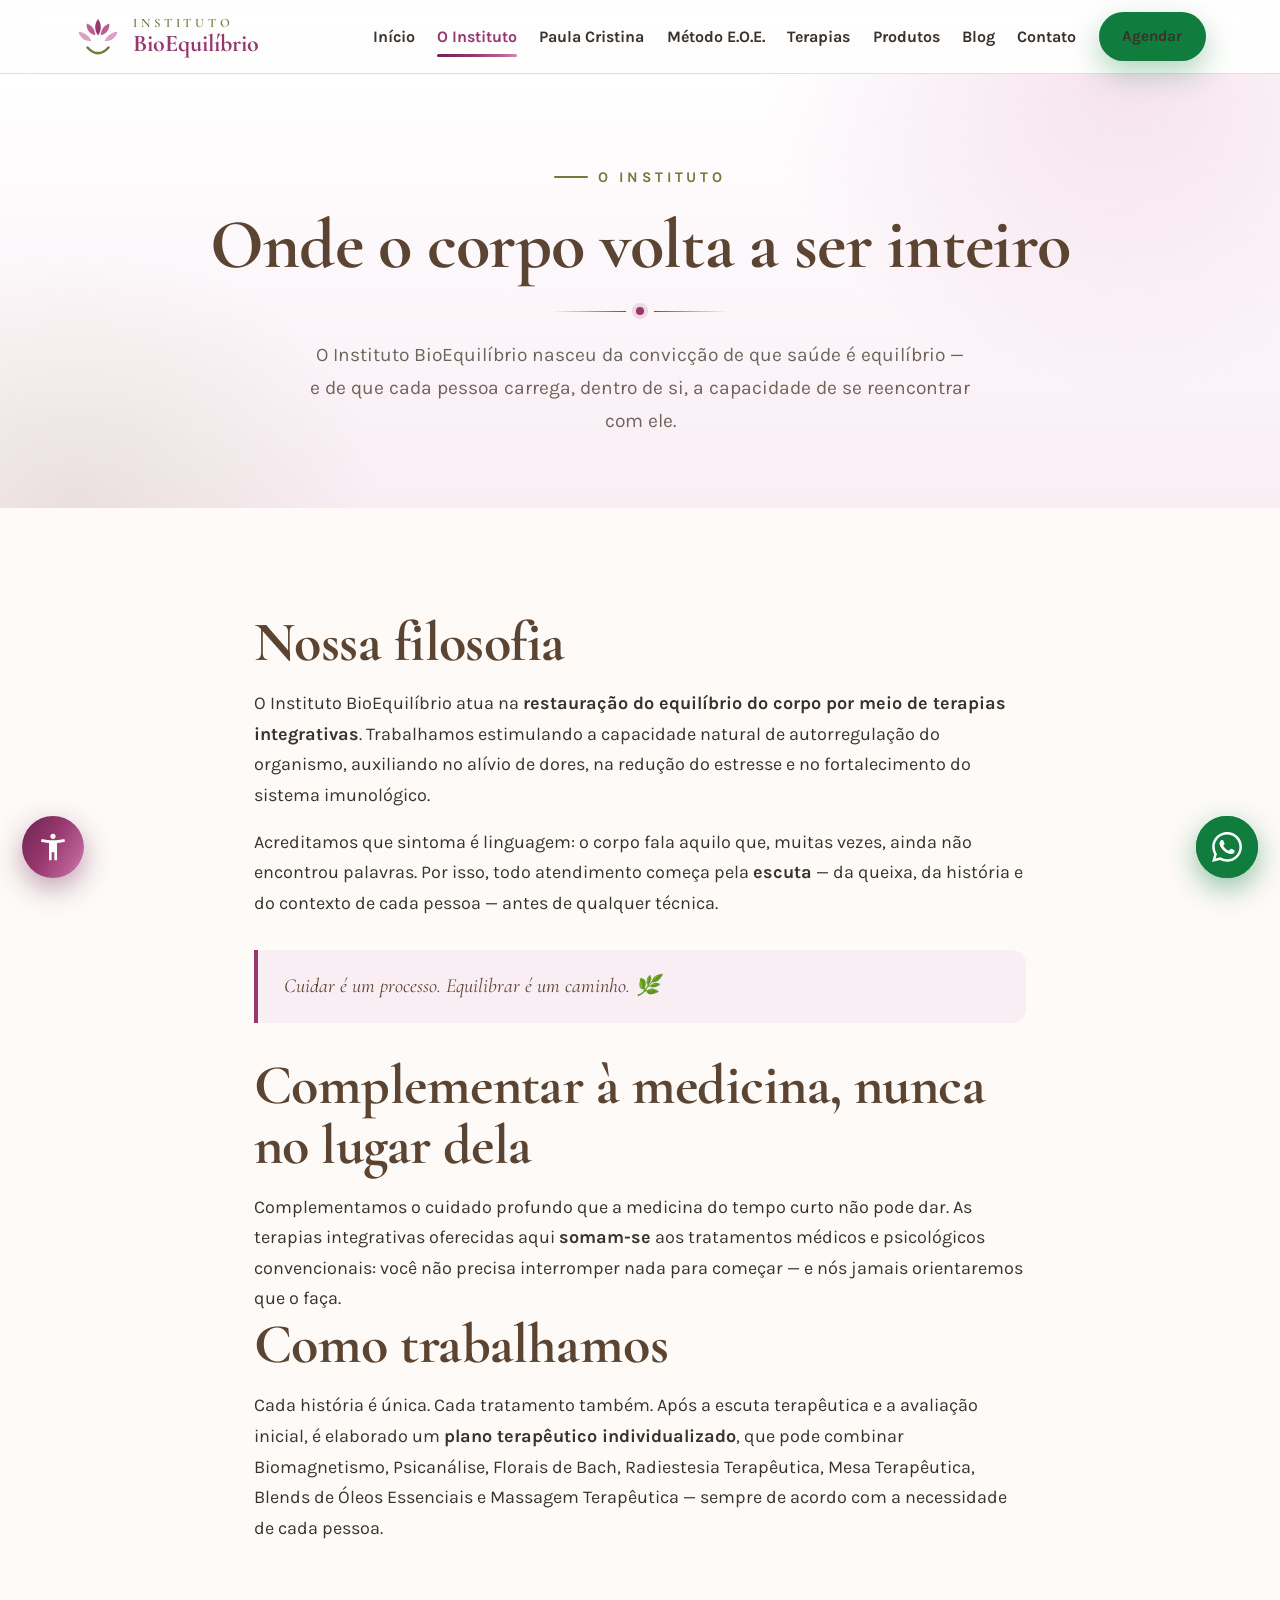
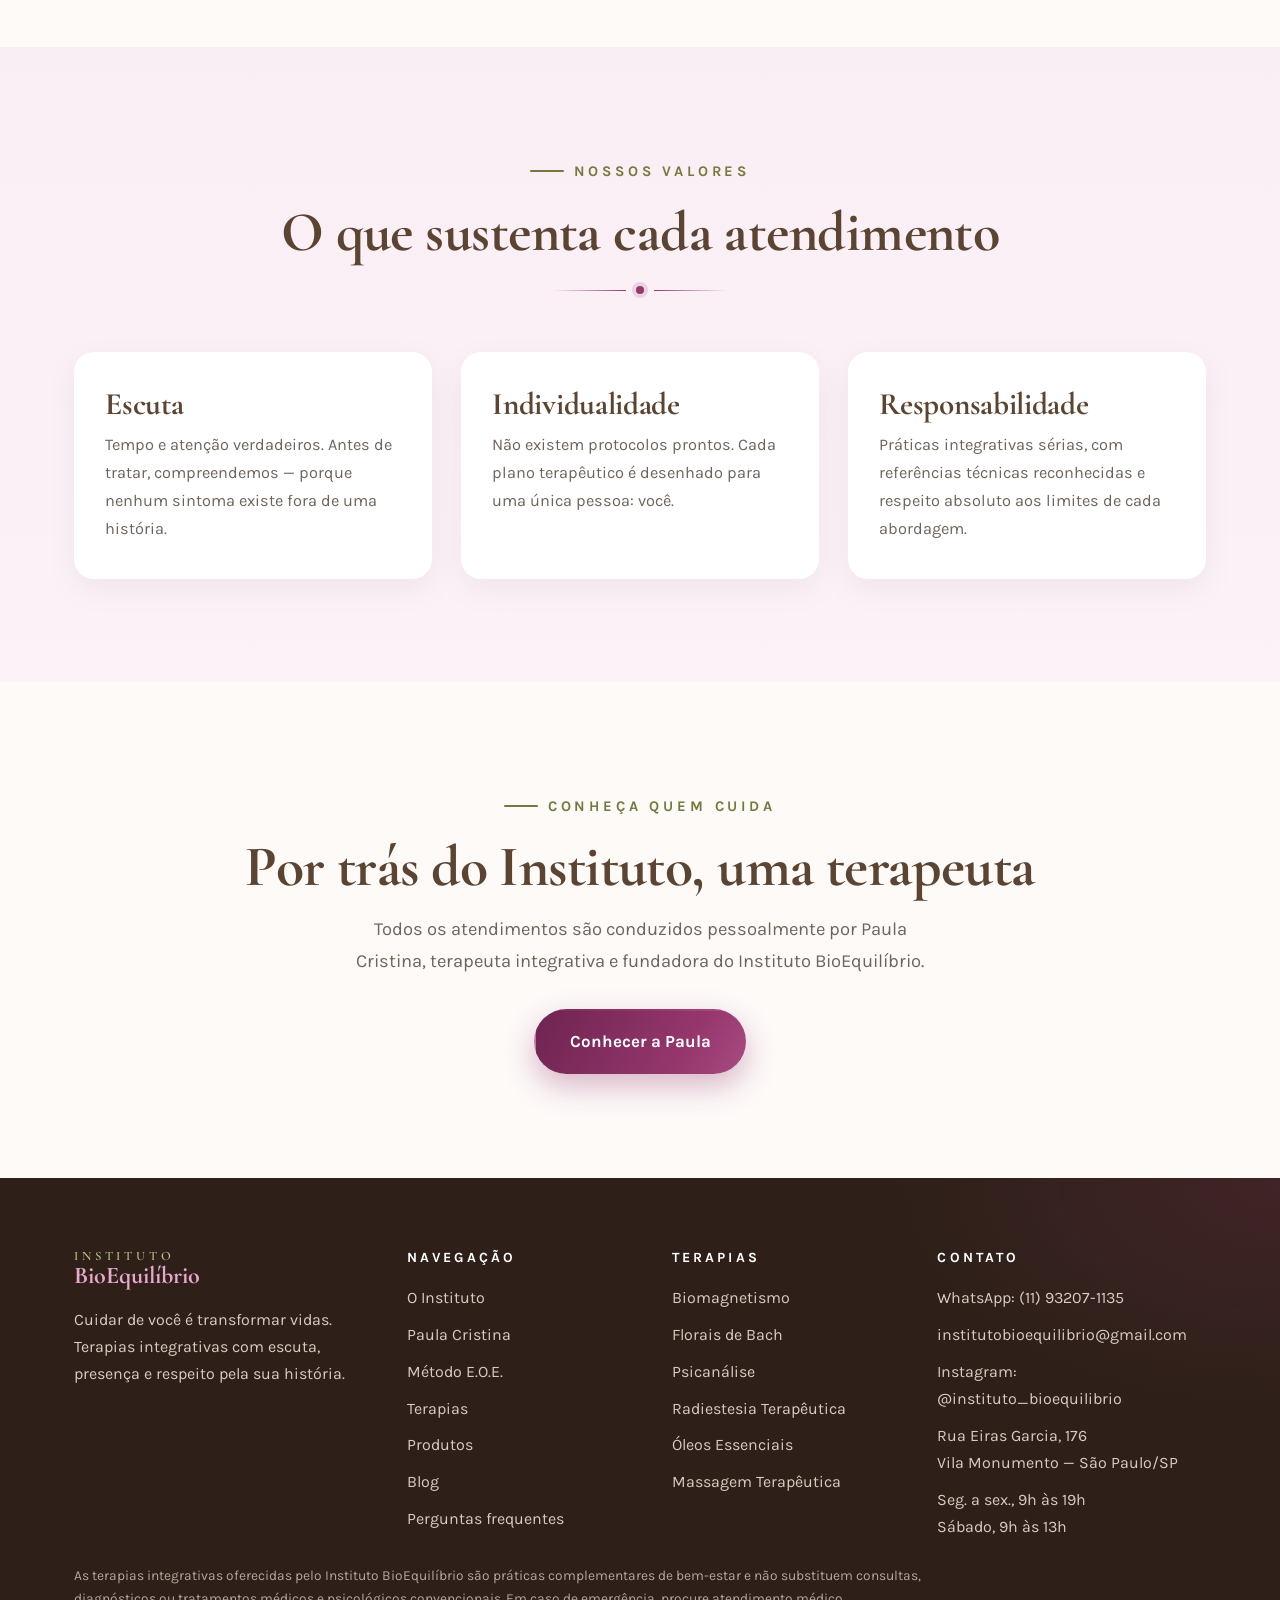
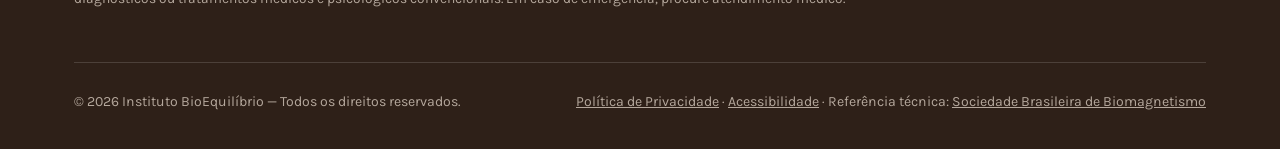
<file: o-instituto.html>
<!DOCTYPE html>
<html lang="pt-BR">
<head>
  <meta charset="UTF-8">
  <meta name="viewport" content="width=device-width, initial-scale=1.0">
  <title>O Instituto — Instituto BioEquilíbrio | Terapias Integrativas</title>
  <meta name="description" content="Conheça o Instituto BioEquilíbrio: filosofia, abordagem integrativa e o compromisso com um cuidado humanizado que complementa a medicina convencional.">
  <link rel="icon" type="image/jpeg" href="assets/img/logo.jpg">
  <link rel="preconnect" href="https://fonts.googleapis.com">
  <link rel="preconnect" href="https://fonts.gstatic.com" crossorigin>
  <link href="https://fonts.googleapis.com/css2?family=Cormorant+Garamond:ital,wght@0,500;0,600;0,700;1,500;1,600&family=Karla:ital,wght@0,400;0,700;1,400&display=swap" rel="stylesheet">
  <link rel="stylesheet" href="assets/css/style.css">
  <!-- Aplica preferências de acessibilidade salvas antes da pintura (evita flash) -->
  <script>
    (function () {
      try {
        var c = localStorage.getItem("bioeq-contraste");
        if (c === "sim" || (!c && window.matchMedia && window.matchMedia("(prefers-contrast: more)").matches)) {
          document.documentElement.setAttribute("data-contraste", "alto");
        }
        var p = parseInt(localStorage.getItem("bioeq-fonte-escala"), 10);
        if (p && p !== 100 && p >= 90 && p <= 130) document.documentElement.style.fontSize = p + "%";
        if (localStorage.getItem("bioeq-links") === "1") document.documentElement.classList.add("a11y-links");
        if (localStorage.getItem("bioeq-parado") === "1") document.documentElement.classList.add("a11y-parado");
      } catch (e) {}
    })();
  </script>
</head>
<body>

  <a class="pular-conteudo" href="#conteudo" accesskey="1">Pular para o conteúdo principal</a>

  <header class="topo">
    <div class="topo__inner">
      <a class="marca" href="index.html" aria-label="Instituto BioEquilíbrio — página inicial">
        <svg viewBox="0 0 64 56" aria-hidden="true"><path d="M32 4c5 6.5 5 15.5 0 22-5-6.5-5-15.5 0-22z" fill="#96376E"/><path d="M17 10c6.5 2 11 8 11.5 15.5C21 24.5 16 18 17 10z" fill="#B95F94"/><path d="M47 10c-6.5 2-11 8-11.5 15.5C43 24.5 48 18 47 10z" fill="#B95F94"/><path d="M6 21c7.5.5 14 5 17 12-8 1.5-15-4-17-12z" fill="#D9A1C4"/><path d="M58 21c-7.5.5-14 5-17 12 8 1.5 15-4 17-12z" fill="#D9A1C4"/><path d="M18 42c4.5 5 9 7.5 14 7.5S41.5 47 46 42" stroke="#75793E" stroke-width="3.4" stroke-linecap="round" fill="none"/></svg>
        <span class="marca__texto">
          <span class="marca__instituto">Instituto</span>
          <span class="marca__nome">BioEquilíbrio</span>
        </span>
      </a>
      <button class="nav-toggle" aria-label="Abrir menu" aria-expanded="false">
        <svg width="26" height="26" viewBox="0 0 24 24" fill="none" stroke="currentColor" stroke-width="2" stroke-linecap="round"><path d="M3 6h18M3 12h18M3 18h18"/></svg>
      </button>
      <nav class="nav" aria-label="Navegação principal">
        <a href="index.html">Início</a>
        <a href="o-instituto.html" class="ativo" aria-current="page">O Instituto</a>
        <a href="paula-cristina.html">Paula Cristina</a>
        <a href="metodo-eoe.html">Método E.O.E.</a>
        <a href="terapias.html">Terapias</a>
        <a href="produtos.html">Produtos</a>
        <a href="blog.html">Blog</a>
        <a href="contato.html">Contato</a>
        <a class="botao botao--whats" href="https://wa.me/5511932071135?text=Ol%C3%A1%2C%20Paula!%20Vim%20pelo%20site%20do%20Instituto%20BioEquil%C3%ADbrio%20e%20gostaria%20de%20agendar%20uma%20avalia%C3%A7%C3%A3o." target="_blank" rel="noopener">Agendar</a>
      </nav>
    </div>
  </header>

  <main id="conteudo">
    <section class="hero-interno">
      <div class="container">
        <span class="eyebrow">O Instituto</span>
        <h1>Onde o corpo volta a ser inteiro</h1>
        <div class="ornamento" aria-hidden="true"><span></span></div>
        <p class="intro-secao">O Instituto BioEquilíbrio nasceu da convicção de que saúde é equilíbrio — e de que cada pessoa carrega, dentro de si, a capacidade de se reencontrar com ele.</p>
      </div>
    </section>

    <section class="secao">
      <div class="container" style="max-width:820px;">
        <div class="reveal">
          <h2>Nossa filosofia</h2>
          <p style="margin-top:1rem;">O Instituto BioEquilíbrio atua na <strong>restauração do equilíbrio do corpo por meio de terapias integrativas</strong>. Trabalhamos estimulando a capacidade natural de autorregulação do organismo, auxiliando no alívio de dores, na redução do estresse e no fortalecimento do sistema imunológico.</p>
          <p style="margin-top:1rem;">Acreditamos que sintoma é linguagem: o corpo fala aquilo que, muitas vezes, ainda não encontrou palavras. Por isso, todo atendimento começa pela <strong>escuta</strong> — da queixa, da história e do contexto de cada pessoa — antes de qualquer técnica.</p>
          <blockquote style="margin:2rem 0; padding:1.2rem 1.6rem; border-left:4px solid var(--ameixa); background:var(--rosa-palido); border-radius:0 14px 14px 0; font-family:var(--fonte-display); font-size:1.25rem; font-style:italic; color:var(--raiz);">Cuidar é um processo. Equilibrar é um caminho. 🌿</blockquote>
          <h2>Complementar à medicina, nunca no lugar dela</h2>
          <p style="margin-top:1rem;">Complementamos o cuidado profundo que a medicina do tempo curto não pode dar. As terapias integrativas oferecidas aqui <strong>somam-se</strong> aos tratamentos médicos e psicológicos convencionais: você não precisa interromper nada para começar — e nós jamais orientaremos que o faça.</p>
          <h2>Como trabalhamos</h2>
          <p style="margin-top:1rem;">Cada história é única. Cada tratamento também. Após a escuta terapêutica e a avaliação inicial, é elaborado um <strong>plano terapêutico individualizado</strong>, que pode combinar Biomagnetismo, Psicanálise, Florais de Bach, Radiestesia Terapêutica, Mesa Terapêutica, Blends de Óleos Essenciais e Massagem Terapêutica — sempre de acordo com a necessidade de cada pessoa.</p>
        </div>
      </div>
    </section>

    <section class="secao secao--rosa">
      <div class="container">
        <div class="cabecalho-secao reveal">
          <span class="eyebrow">Nossos valores</span>
          <h2>O que sustenta cada atendimento</h2>
          <div class="ornamento" aria-hidden="true"><span></span></div>
        </div>
        <div class="grade grade--3">
          <article class="card reveal">
            <h3>Escuta</h3>
            <p>Tempo e atenção verdadeiros. Antes de tratar, compreendemos — porque nenhum sintoma existe fora de uma história.</p>
          </article>
          <article class="card reveal">
            <h3>Individualidade</h3>
            <p>Não existem protocolos prontos. Cada plano terapêutico é desenhado para uma única pessoa: você.</p>
          </article>
          <article class="card reveal">
            <h3>Responsabilidade</h3>
            <p>Práticas integrativas sérias, com referências técnicas reconhecidas e respeito absoluto aos limites de cada abordagem.</p>
          </article>
        </div>
      </div>
    </section>

    <section class="secao cta-final">
      <div class="container reveal">
        <span class="eyebrow">Conheça quem cuida</span>
        <h2>Por trás do Instituto, uma terapeuta</h2>
        <p>Todos os atendimentos são conduzidos pessoalmente por Paula Cristina, terapeuta integrativa e fundadora do Instituto BioEquilíbrio.</p>
        <a class="botao botao--primario" href="paula-cristina.html">Conhecer a Paula</a>
      </div>
    </section>
  </main>

  <footer class="rodape">
    <div class="container">
      <div class="rodape__grid">
        <div class="rodape__sobre">
          <a class="marca" href="index.html" aria-label="Instituto BioEquilíbrio">
            <span class="marca__texto">
              <span class="marca__instituto">Instituto</span>
              <span class="marca__nome">BioEquilíbrio</span>
            </span>
          </a>
          <p>Cuidar de você é transformar vidas. Terapias integrativas com escuta, presença e respeito pela sua história.</p>
        </div>
        <div>
          <h4>Navegação</h4>
          <ul>
            <li><a href="o-instituto.html">O Instituto</a></li>
            <li><a href="paula-cristina.html">Paula Cristina</a></li>
            <li><a href="metodo-eoe.html">Método E.O.E.</a></li>
            <li><a href="terapias.html">Terapias</a></li>
            <li><a href="produtos.html">Produtos</a></li>
            <li><a href="blog.html">Blog</a></li>
            <li><a href="faq.html">Perguntas frequentes</a></li>
          </ul>
        </div>
        <div>
          <h4>Terapias</h4>
          <ul>
            <li><a href="terapias.html#biomagnetismo">Biomagnetismo</a></li>
            <li><a href="terapias.html#florais">Florais de Bach</a></li>
            <li><a href="terapias.html#psicanalise">Psicanálise</a></li>
            <li><a href="terapias.html#radiestesia">Radiestesia Terapêutica</a></li>
            <li><a href="terapias.html#oleos">Óleos Essenciais</a></li>
            <li><a href="terapias.html#massagem">Massagem Terapêutica</a></li>
          </ul>
        </div>
        <div>
          <h4>Contato</h4>
          <ul>
            <li><a href="https://wa.me/5511932071135" target="_blank" rel="noopener">WhatsApp: (11) 93207-1135</a></li>
            <li><a href="mailto:institutobioequilibrio@gmail.com">institutobioequilibrio@gmail.com</a></li>
            <li><a href="https://www.instagram.com/instituto_bioequilibrio" target="_blank" rel="noopener">Instagram: @instituto_bioequilibrio</a></li>
            <li>Rua Eiras Garcia, 176<br>Vila Monumento — São Paulo/SP</li>
            <li>Seg. a sex., 9h às 19h<br>Sábado, 9h às 13h</li>
          </ul>
        </div>
      </div>
      <p class="aviso">As terapias integrativas oferecidas pelo Instituto BioEquilíbrio são práticas complementares de bem-estar e não substituem consultas, diagnósticos ou tratamentos médicos e psicológicos convencionais. Em caso de emergência, procure atendimento médico.</p>
      <div class="rodape__base">
        <span>© <span data-ano>2026</span> Instituto BioEquilíbrio — Todos os direitos reservados.</span>
        <span><a href="politica-de-privacidade.html">Política de Privacidade</a> · <a href="acessibilidade.html">Acessibilidade</a> · Referência técnica: <a href="https://www.sbbiomagnetismo.com/" target="_blank" rel="noopener">Sociedade Brasileira de Biomagnetismo</a></span>
      </div>
    </div>
  </footer>

  <!-- Balão flutuante de acessibilidade (padrão eMAG): fonte, contraste, links, animações -->
  <div class="acess-flutuante">
    <button type="button" class="acess-flutuante__botao" data-acess-toggle accesskey="4" aria-expanded="false" aria-controls="acessPainel" aria-label="Opções de acessibilidade">
      <svg viewBox="0 0 24 24" fill="currentColor" aria-hidden="true"><path d="M12 6c1.1 0 2-.9 2-2s-.9-2-2-2-2 .9-2 2 .9 2 2 2zm8.5 0c-2.61.7-5.67 1-8.5 1s-5.89-.3-8.5-1L3 8c1.86.5 4 .83 6 1v13h2v-6h2v6h2V9c2-.17 4.14-.5 6-1l-.5-2z"/></svg>
    </button>
    <div class="acess-flutuante__painel" id="acessPainel" role="group" aria-label="Ferramentas de acessibilidade" hidden>
      <p class="acess-flutuante__titulo">Acessibilidade</p>
      <div class="acess-flutuante__linha">
        <button type="button" data-fonte="menor" aria-label="Diminuir tamanho do texto">A&#8722;</button>
        <span class="escala-fonte" data-escala aria-live="polite">100%</span>
        <button type="button" data-fonte="maior" aria-label="Aumentar tamanho do texto">A+</button>
      </div>
      <button type="button" data-contraste aria-pressed="false">Alto contraste</button>
      <button type="button" data-links aria-pressed="false">Destacar links</button>
      <button type="button" data-animacoes aria-pressed="false">Pausar animações</button>
      <button type="button" data-restaurar>Restaurar padrão</button>
      <a href="acessibilidade.html">Declaração de acessibilidade</a>
    </div>
  </div>

  <a class="whats-flutuante" href="https://wa.me/5511932071135?text=Ol%C3%A1%2C%20Paula!%20Vim%20pelo%20site%20do%20Instituto%20BioEquil%C3%ADbrio%20e%20gostaria%20de%20agendar%20uma%20avalia%C3%A7%C3%A3o." target="_blank" rel="noopener" aria-label="Conversar pelo WhatsApp">
    <svg width="30" height="30" viewBox="0 0 24 24" fill="currentColor" aria-hidden="true"><path d="M17.472 14.382c-.297-.149-1.758-.867-2.03-.967-.273-.099-.471-.148-.67.15-.197.297-.767.966-.94 1.164-.173.199-.347.223-.644.075-.297-.15-1.255-.463-2.39-1.475-.883-.788-1.48-1.761-1.653-2.059-.173-.297-.018-.458.13-.606.134-.133.297-.347.446-.52.149-.174.198-.298.297-.497.1-.198.05-.371-.025-.52-.075-.149-.669-1.612-.916-2.207-.242-.579-.487-.5-.669-.51-.173-.008-.371-.01-.57-.01-.198 0-.52.074-.792.372-.272.297-1.04 1.016-1.04 2.479 0 1.462 1.065 2.875 1.213 3.074.149.198 2.096 3.2 5.077 4.487.709.306 1.262.489 1.694.625.712.227 1.36.195 1.871.118.571-.085 1.758-.719 2.006-1.413.248-.694.248-1.289.173-1.413-.074-.124-.272-.198-.57-.347m-5.421 7.403h-.004a9.87 9.87 0 01-5.031-1.378l-.361-.214-3.741.982.998-3.648-.235-.374a9.86 9.86 0 01-1.51-5.26c.001-5.45 4.436-9.884 9.888-9.884 2.64 0 5.122 1.03 6.988 2.898a9.825 9.825 0 012.893 6.994c-.003 5.45-4.437 9.884-9.885 9.884m8.413-18.297A11.815 11.815 0 0012.05 0C5.495 0 .16 5.335.157 11.892c0 2.096.547 4.142 1.588 5.945L.057 24l6.305-1.654a11.882 11.882 0 005.683 1.448h.005c6.554 0 11.89-5.335 11.893-11.893a11.821 11.821 0 00-3.48-8.413z"/></svg>
  </a>

  <!-- VLibras: tradução automática para Língua Brasileira de Sinais (widget oficial gov.br) -->
  <div vw class="enabled">
    <div vw-access-button class="active"></div>
    <div vw-plugin-wrapper><div class="vw-plugin-top-wrapper"></div></div>
  </div>
  <script>
    window.addEventListener("load", function () {
      var s = document.createElement("script");
      s.src = "https://vlibras.gov.br/app/vlibras-plugin.js";
      s.onload = function () { try { new window.VLibras.Widget("https://vlibras.gov.br/app"); } catch (e) {} };
      document.body.appendChild(s);
    });
  </script>
  <script src="assets/js/main.js"></script>
</body>
</html>
</file>
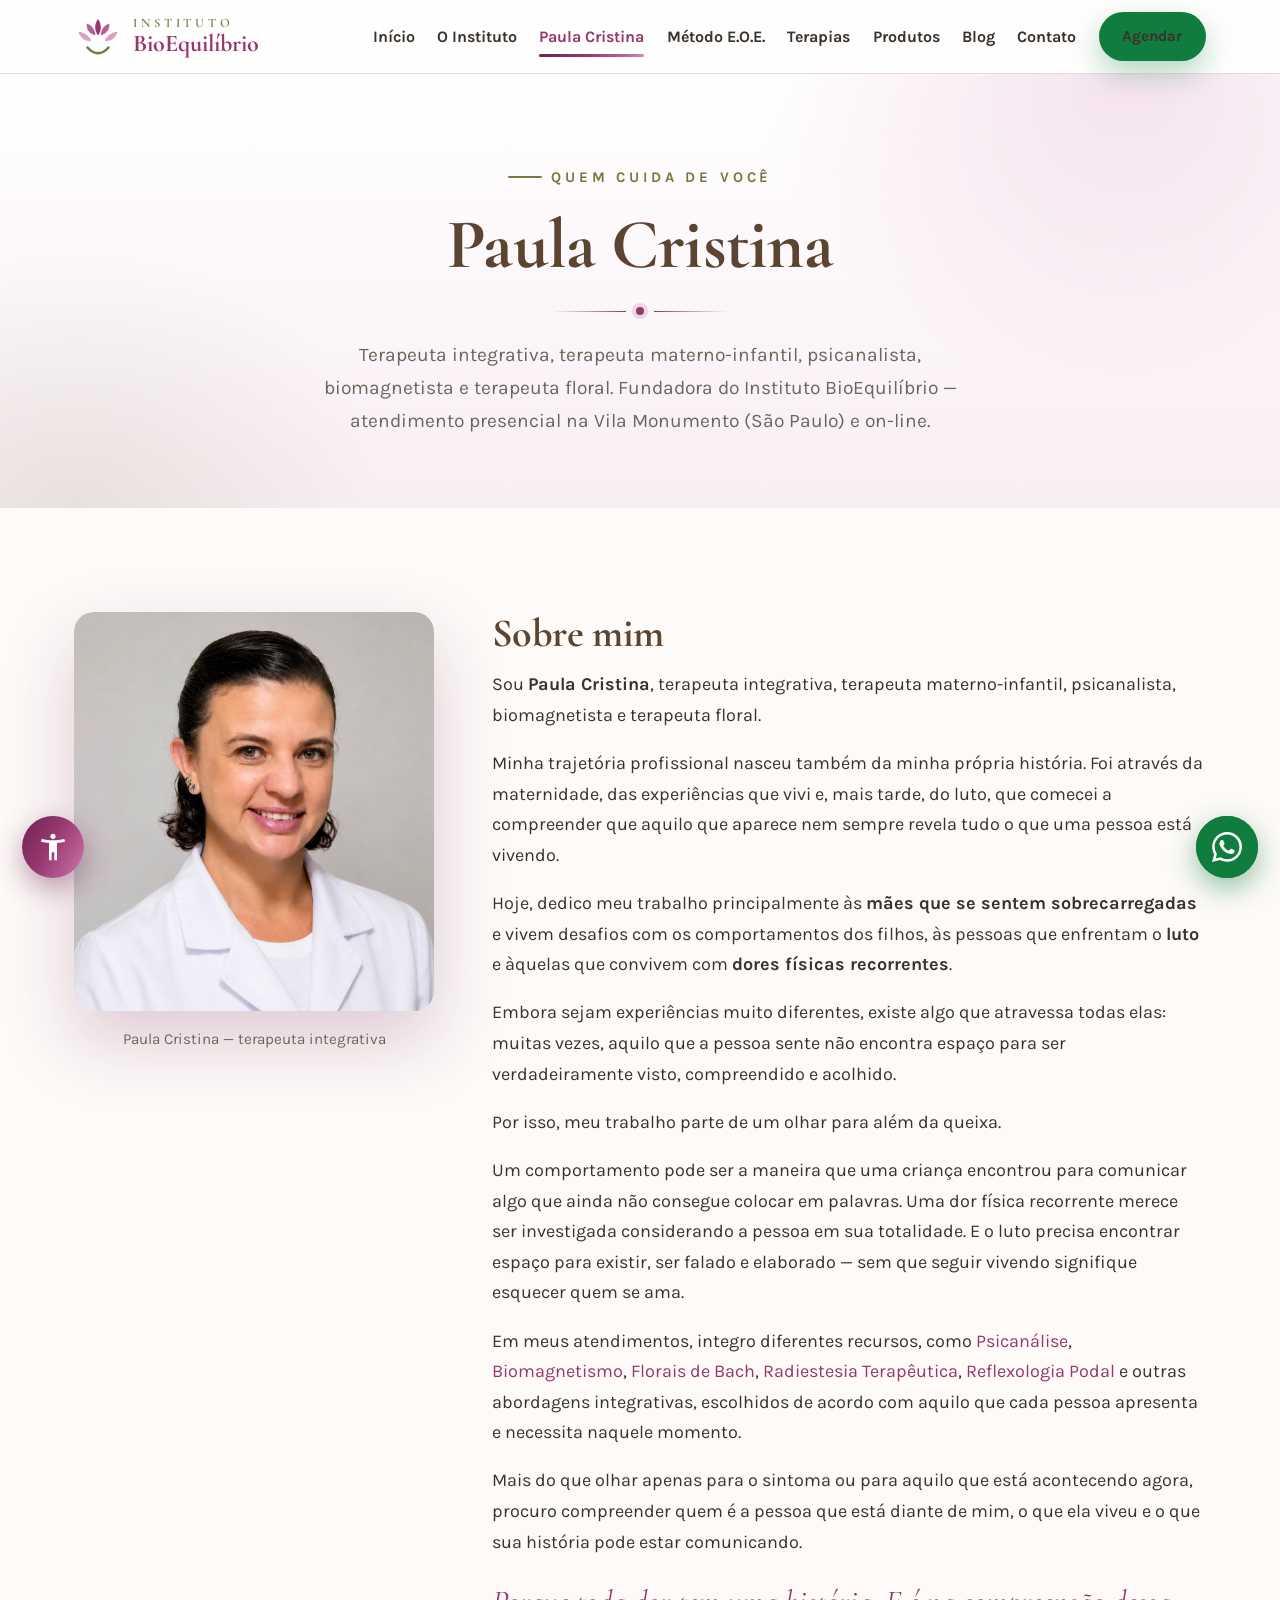
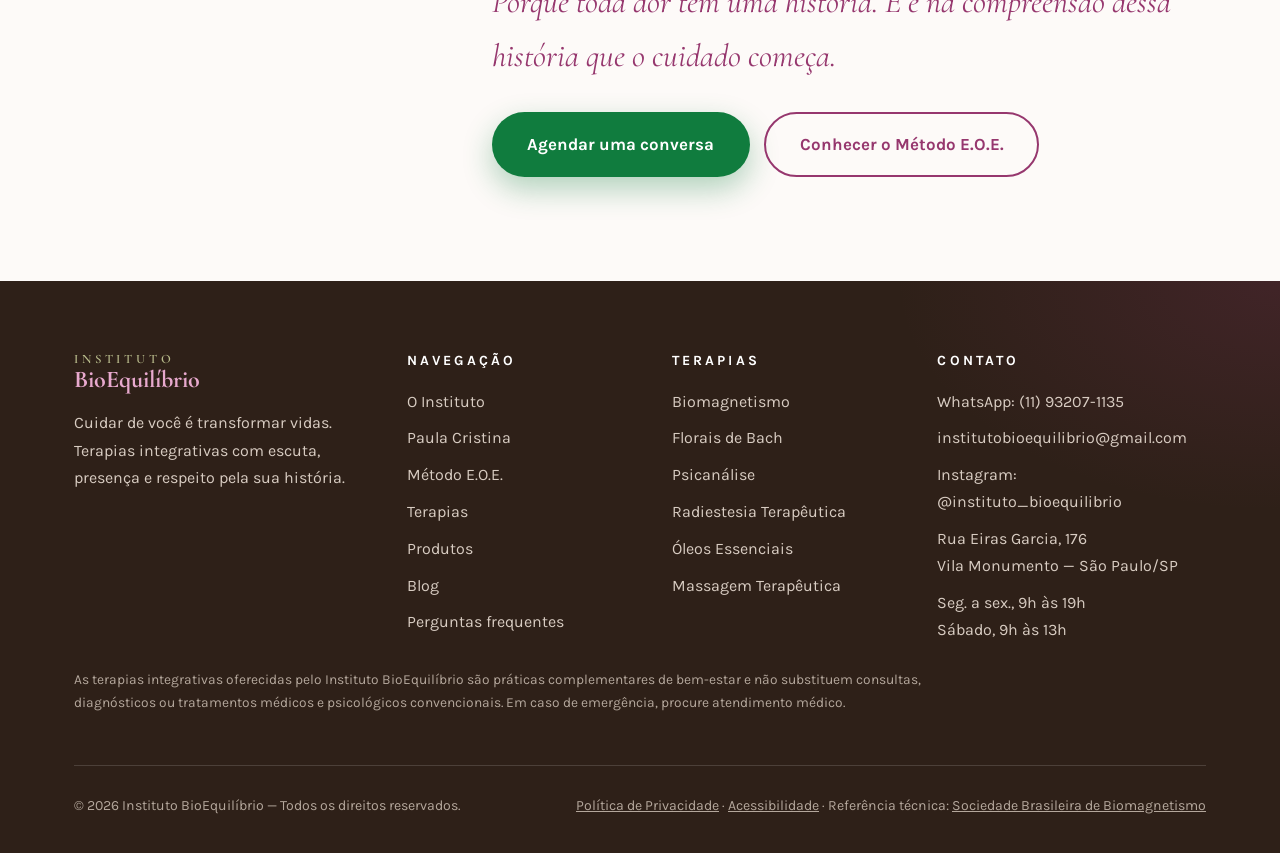
<file: paula-cristina.html>
<!DOCTYPE html>
<html lang="pt-BR">
<head>
  <meta charset="UTF-8">
  <meta name="viewport" content="width=device-width, initial-scale=1.0">
  <title>Paula Cristina — Terapeuta Integrativa | Instituto BioEquilíbrio</title>
  <meta name="description" content="Conheça Paula Cristina, terapeuta integrativa, materno-infantil, psicanalista, biomagnetista e terapeuta floral. Cuidado para mães sobrecarregadas, luto e dores recorrentes — São Paulo e on-line.">
  <link rel="icon" type="image/jpeg" href="assets/img/logo.jpg">
  <link rel="preconnect" href="https://fonts.googleapis.com">
  <link rel="preconnect" href="https://fonts.gstatic.com" crossorigin>
  <link href="https://fonts.googleapis.com/css2?family=Cormorant+Garamond:ital,wght@0,500;0,600;0,700;1,500;1,600&family=Karla:ital,wght@0,400;0,700;1,400&display=swap" rel="stylesheet">
  <link rel="stylesheet" href="assets/css/style.css">
  <!-- Aplica preferências de acessibilidade salvas antes da pintura (evita flash) -->
  <script>
    (function () {
      try {
        var c = localStorage.getItem("bioeq-contraste");
        if (c === "sim" || (!c && window.matchMedia && window.matchMedia("(prefers-contrast: more)").matches)) {
          document.documentElement.setAttribute("data-contraste", "alto");
        }
        var p = parseInt(localStorage.getItem("bioeq-fonte-escala"), 10);
        if (p && p !== 100 && p >= 90 && p <= 130) document.documentElement.style.fontSize = p + "%";
        if (localStorage.getItem("bioeq-links") === "1") document.documentElement.classList.add("a11y-links");
        if (localStorage.getItem("bioeq-parado") === "1") document.documentElement.classList.add("a11y-parado");
      } catch (e) {}
    })();
  </script>
</head>
<body>

  <a class="pular-conteudo" href="#conteudo" accesskey="1">Pular para o conteúdo principal</a>

  <header class="topo">
    <div class="topo__inner">
      <a class="marca" href="index.html" aria-label="Instituto BioEquilíbrio — página inicial">
        <svg viewBox="0 0 64 56" aria-hidden="true"><path d="M32 4c5 6.5 5 15.5 0 22-5-6.5-5-15.5 0-22z" fill="#96376E"/><path d="M17 10c6.5 2 11 8 11.5 15.5C21 24.5 16 18 17 10z" fill="#B95F94"/><path d="M47 10c-6.5 2-11 8-11.5 15.5C43 24.5 48 18 47 10z" fill="#B95F94"/><path d="M6 21c7.5.5 14 5 17 12-8 1.5-15-4-17-12z" fill="#D9A1C4"/><path d="M58 21c-7.5.5-14 5-17 12 8 1.5 15-4 17-12z" fill="#D9A1C4"/><path d="M18 42c4.5 5 9 7.5 14 7.5S41.5 47 46 42" stroke="#75793E" stroke-width="3.4" stroke-linecap="round" fill="none"/></svg>
        <span class="marca__texto">
          <span class="marca__instituto">Instituto</span>
          <span class="marca__nome">BioEquilíbrio</span>
        </span>
      </a>
      <button class="nav-toggle" aria-label="Abrir menu" aria-expanded="false">
        <svg width="26" height="26" viewBox="0 0 24 24" fill="none" stroke="currentColor" stroke-width="2" stroke-linecap="round"><path d="M3 6h18M3 12h18M3 18h18"/></svg>
      </button>
      <nav class="nav" aria-label="Navegação principal">
        <a href="index.html">Início</a>
        <a href="o-instituto.html">O Instituto</a>
        <a href="paula-cristina.html" class="ativo" aria-current="page">Paula Cristina</a>
        <a href="metodo-eoe.html">Método E.O.E.</a>
        <a href="terapias.html">Terapias</a>
        <a href="produtos.html">Produtos</a>
        <a href="blog.html">Blog</a>
        <a href="contato.html">Contato</a>
        <a class="botao botao--whats" href="https://wa.me/5511932071135?text=Ol%C3%A1%2C%20Paula!%20Vim%20pelo%20site%20do%20Instituto%20BioEquil%C3%ADbrio%20e%20gostaria%20de%20agendar%20uma%20avalia%C3%A7%C3%A3o." target="_blank" rel="noopener">Agendar</a>
      </nav>
    </div>
  </header>

  <main id="conteudo">
    <section class="hero-interno">
      <div class="container">
        <span class="eyebrow">Quem cuida de você</span>
        <h1>Paula Cristina</h1>
        <div class="ornamento" aria-hidden="true"><span></span></div>
        <p class="intro-secao">Terapeuta integrativa, terapeuta materno-infantil, psicanalista, biomagnetista e terapeuta floral. Fundadora do Instituto BioEquilíbrio — atendimento presencial na Vila Monumento (São Paulo) e on-line.</p>
      </div>
    </section>

    <section class="secao">
      <div class="container">
        <div class="perfil">
          <figure class="perfil__foto reveal">
            <img src="assets/img/paula.jpg" alt="Retrato de Paula Cristina, terapeuta integrativa do Instituto BioEquilíbrio" width="1059" height="1176">
            <figcaption>Paula Cristina — terapeuta integrativa</figcaption>
          </figure>
          <div class="perfil__texto reveal">
            <h2 style="margin-top:0;">Sobre mim</h2>
            <p>Sou <strong>Paula Cristina</strong>, terapeuta integrativa, terapeuta materno-infantil, psicanalista, biomagnetista e terapeuta floral.</p>
            <p>Minha trajetória profissional nasceu também da minha própria história. Foi através da maternidade, das experiências que vivi e, mais tarde, do luto, que comecei a compreender que aquilo que aparece nem sempre revela tudo o que uma pessoa está vivendo.</p>
            <p>Hoje, dedico meu trabalho principalmente às <strong>mães que se sentem sobrecarregadas</strong> e vivem desafios com os comportamentos dos filhos, às pessoas que enfrentam o <strong>luto</strong> e àquelas que convivem com <strong>dores físicas recorrentes</strong>.</p>
            <p>Embora sejam experiências muito diferentes, existe algo que atravessa todas elas: muitas vezes, aquilo que a pessoa sente não encontra espaço para ser verdadeiramente visto, compreendido e acolhido.</p>
            <p>Por isso, meu trabalho parte de um olhar para além da queixa.</p>
            <p>Um comportamento pode ser a maneira que uma criança encontrou para comunicar algo que ainda não consegue colocar em palavras. Uma dor física recorrente merece ser investigada considerando a pessoa em sua totalidade. E o luto precisa encontrar espaço para existir, ser falado e elaborado — sem que seguir vivendo signifique esquecer quem se ama.</p>
            <p>Em meus atendimentos, integro diferentes recursos, como <a href="terapias.html#psicanalise">Psicanálise</a>, <a href="terapias.html#biomagnetismo">Biomagnetismo</a>, <a href="terapias.html#florais">Florais de Bach</a>, <a href="terapias.html#radiestesia">Radiestesia Terapêutica</a>, <a href="terapias.html#reflexologia">Reflexologia Podal</a> e outras abordagens integrativas, escolhidos de acordo com aquilo que cada pessoa apresenta e necessita naquele momento.</p>
            <p>Mais do que olhar apenas para o sintoma ou para aquilo que está acontecendo agora, procuro compreender quem é a pessoa que está diante de mim, o que ela viveu e o que sua história pode estar comunicando.</p>
            <p class="hero__lema">Porque toda dor tem uma história. E é na compreensão dessa história que o cuidado começa.</p>
            <div style="margin-top:1.8rem; display:flex; flex-wrap:wrap; gap:0.9rem;">
              <a class="botao botao--whats" href="https://wa.me/5511932071135?text=Ol%C3%A1%2C%20Paula!%20Vim%20pelo%20site%20do%20Instituto%20BioEquil%C3%ADbrio%20e%20gostaria%20de%20agendar%20uma%20avalia%C3%A7%C3%A3o." target="_blank" rel="noopener">Agendar uma conversa</a>
              <a class="botao botao--contorno" href="metodo-eoe.html">Conhecer o Método E.O.E.</a>
            </div>
          </div>
        </div>
      </div>
    </section>
  </main>

  <footer class="rodape">
    <div class="container">
      <div class="rodape__grid">
        <div class="rodape__sobre">
          <a class="marca" href="index.html" aria-label="Instituto BioEquilíbrio">
            <span class="marca__texto">
              <span class="marca__instituto">Instituto</span>
              <span class="marca__nome">BioEquilíbrio</span>
            </span>
          </a>
          <p>Cuidar de você é transformar vidas. Terapias integrativas com escuta, presença e respeito pela sua história.</p>
        </div>
        <div>
          <h4>Navegação</h4>
          <ul>
            <li><a href="o-instituto.html">O Instituto</a></li>
            <li><a href="paula-cristina.html">Paula Cristina</a></li>
            <li><a href="metodo-eoe.html">Método E.O.E.</a></li>
            <li><a href="terapias.html">Terapias</a></li>
            <li><a href="produtos.html">Produtos</a></li>
            <li><a href="blog.html">Blog</a></li>
            <li><a href="faq.html">Perguntas frequentes</a></li>
          </ul>
        </div>
        <div>
          <h4>Terapias</h4>
          <ul>
            <li><a href="terapias.html#biomagnetismo">Biomagnetismo</a></li>
            <li><a href="terapias.html#florais">Florais de Bach</a></li>
            <li><a href="terapias.html#psicanalise">Psicanálise</a></li>
            <li><a href="terapias.html#radiestesia">Radiestesia Terapêutica</a></li>
            <li><a href="terapias.html#oleos">Óleos Essenciais</a></li>
            <li><a href="terapias.html#massagem">Massagem Terapêutica</a></li>
          </ul>
        </div>
        <div>
          <h4>Contato</h4>
          <ul>
            <li><a href="https://wa.me/5511932071135" target="_blank" rel="noopener">WhatsApp: (11) 93207-1135</a></li>
            <li><a href="mailto:institutobioequilibrio@gmail.com">institutobioequilibrio@gmail.com</a></li>
            <li><a href="https://www.instagram.com/instituto_bioequilibrio" target="_blank" rel="noopener">Instagram: @instituto_bioequilibrio</a></li>
            <li>Rua Eiras Garcia, 176<br>Vila Monumento — São Paulo/SP</li>
            <li>Seg. a sex., 9h às 19h<br>Sábado, 9h às 13h</li>
          </ul>
        </div>
      </div>
      <p class="aviso">As terapias integrativas oferecidas pelo Instituto BioEquilíbrio são práticas complementares de bem-estar e não substituem consultas, diagnósticos ou tratamentos médicos e psicológicos convencionais. Em caso de emergência, procure atendimento médico.</p>
      <div class="rodape__base">
        <span>© <span data-ano>2026</span> Instituto BioEquilíbrio — Todos os direitos reservados.</span>
        <span><a href="politica-de-privacidade.html">Política de Privacidade</a> · <a href="acessibilidade.html">Acessibilidade</a> · Referência técnica: <a href="https://www.sbbiomagnetismo.com/" target="_blank" rel="noopener">Sociedade Brasileira de Biomagnetismo</a></span>
      </div>
    </div>
  </footer>

  <!-- Balão flutuante de acessibilidade (padrão eMAG): fonte, contraste, links, animações -->
  <div class="acess-flutuante">
    <button type="button" class="acess-flutuante__botao" data-acess-toggle accesskey="4" aria-expanded="false" aria-controls="acessPainel" aria-label="Opções de acessibilidade">
      <svg viewBox="0 0 24 24" fill="currentColor" aria-hidden="true"><path d="M12 6c1.1 0 2-.9 2-2s-.9-2-2-2-2 .9-2 2 .9 2 2 2zm8.5 0c-2.61.7-5.67 1-8.5 1s-5.89-.3-8.5-1L3 8c1.86.5 4 .83 6 1v13h2v-6h2v6h2V9c2-.17 4.14-.5 6-1l-.5-2z"/></svg>
    </button>
    <div class="acess-flutuante__painel" id="acessPainel" role="group" aria-label="Ferramentas de acessibilidade" hidden>
      <p class="acess-flutuante__titulo">Acessibilidade</p>
      <div class="acess-flutuante__linha">
        <button type="button" data-fonte="menor" aria-label="Diminuir tamanho do texto">A&#8722;</button>
        <span class="escala-fonte" data-escala aria-live="polite">100%</span>
        <button type="button" data-fonte="maior" aria-label="Aumentar tamanho do texto">A+</button>
      </div>
      <button type="button" data-contraste aria-pressed="false">Alto contraste</button>
      <button type="button" data-links aria-pressed="false">Destacar links</button>
      <button type="button" data-animacoes aria-pressed="false">Pausar animações</button>
      <button type="button" data-restaurar>Restaurar padrão</button>
      <a href="acessibilidade.html">Declaração de acessibilidade</a>
    </div>
  </div>

  <a class="whats-flutuante" href="https://wa.me/5511932071135?text=Ol%C3%A1%2C%20Paula!%20Vim%20pelo%20site%20do%20Instituto%20BioEquil%C3%ADbrio%20e%20gostaria%20de%20agendar%20uma%20avalia%C3%A7%C3%A3o." target="_blank" rel="noopener" aria-label="Conversar pelo WhatsApp">
    <svg width="30" height="30" viewBox="0 0 24 24" fill="currentColor" aria-hidden="true"><path d="M17.472 14.382c-.297-.149-1.758-.867-2.03-.967-.273-.099-.471-.148-.67.15-.197.297-.767.966-.94 1.164-.173.199-.347.223-.644.075-.297-.15-1.255-.463-2.39-1.475-.883-.788-1.48-1.761-1.653-2.059-.173-.297-.018-.458.13-.606.134-.133.297-.347.446-.52.149-.174.198-.298.297-.497.1-.198.05-.371-.025-.52-.075-.149-.669-1.612-.916-2.207-.242-.579-.487-.5-.669-.51-.173-.008-.371-.01-.57-.01-.198 0-.52.074-.792.372-.272.297-1.04 1.016-1.04 2.479 0 1.462 1.065 2.875 1.213 3.074.149.198 2.096 3.2 5.077 4.487.709.306 1.262.489 1.694.625.712.227 1.36.195 1.871.118.571-.085 1.758-.719 2.006-1.413.248-.694.248-1.289.173-1.413-.074-.124-.272-.198-.57-.347m-5.421 7.403h-.004a9.87 9.87 0 01-5.031-1.378l-.361-.214-3.741.982.998-3.648-.235-.374a9.86 9.86 0 01-1.51-5.26c.001-5.45 4.436-9.884 9.888-9.884 2.64 0 5.122 1.03 6.988 2.898a9.825 9.825 0 012.893 6.994c-.003 5.45-4.437 9.884-9.885 9.884m8.413-18.297A11.815 11.815 0 0012.05 0C5.495 0 .16 5.335.157 11.892c0 2.096.547 4.142 1.588 5.945L.057 24l6.305-1.654a11.882 11.882 0 005.683 1.448h.005c6.554 0 11.89-5.335 11.893-11.893a11.821 11.821 0 00-3.48-8.413z"/></svg>
  </a>

  <!-- VLibras: tradução automática para Língua Brasileira de Sinais (widget oficial gov.br) -->
  <div vw class="enabled">
    <div vw-access-button class="active"></div>
    <div vw-plugin-wrapper><div class="vw-plugin-top-wrapper"></div></div>
  </div>
  <script>
    window.addEventListener("load", function () {
      var s = document.createElement("script");
      s.src = "https://vlibras.gov.br/app/vlibras-plugin.js";
      s.onload = function () { try { new window.VLibras.Widget("https://vlibras.gov.br/app"); } catch (e) {} };
      document.body.appendChild(s);
    });
  </script>
  <script src="assets/js/main.js"></script>
</body>
</html>
</file>
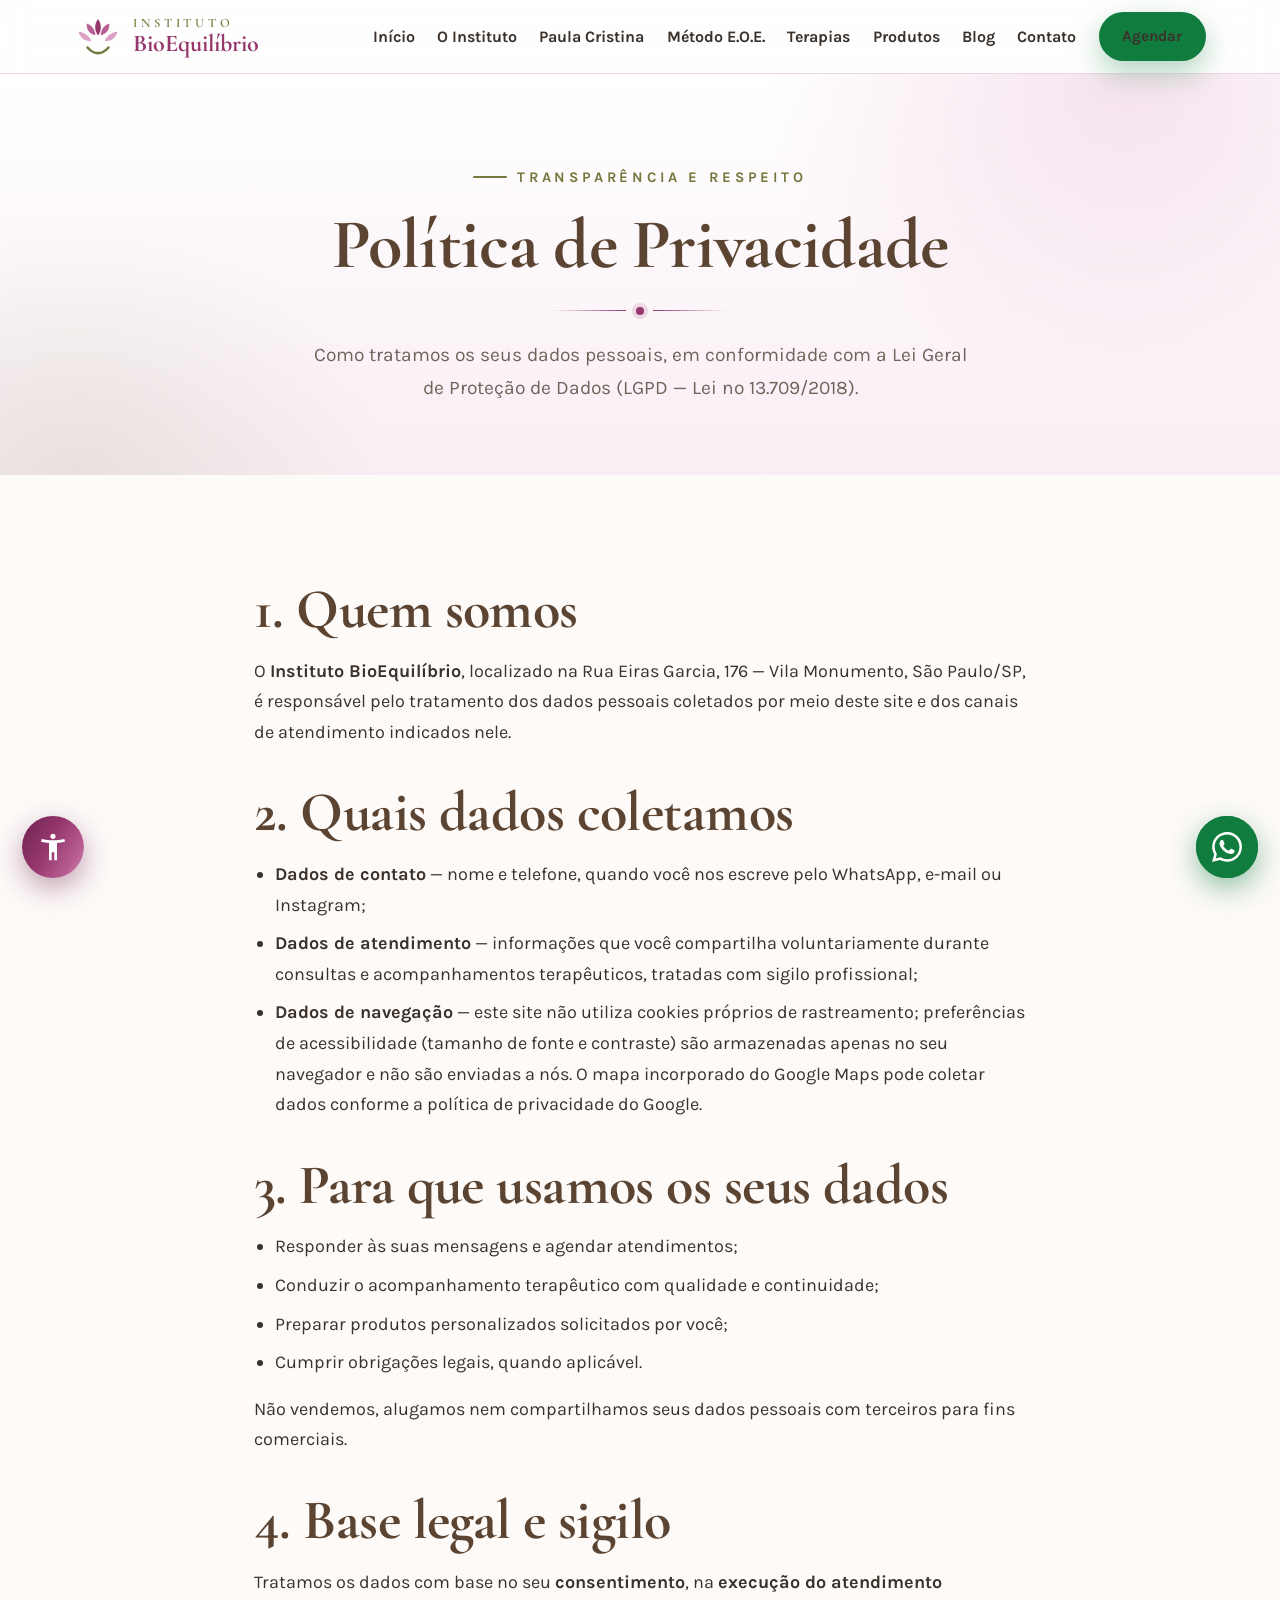
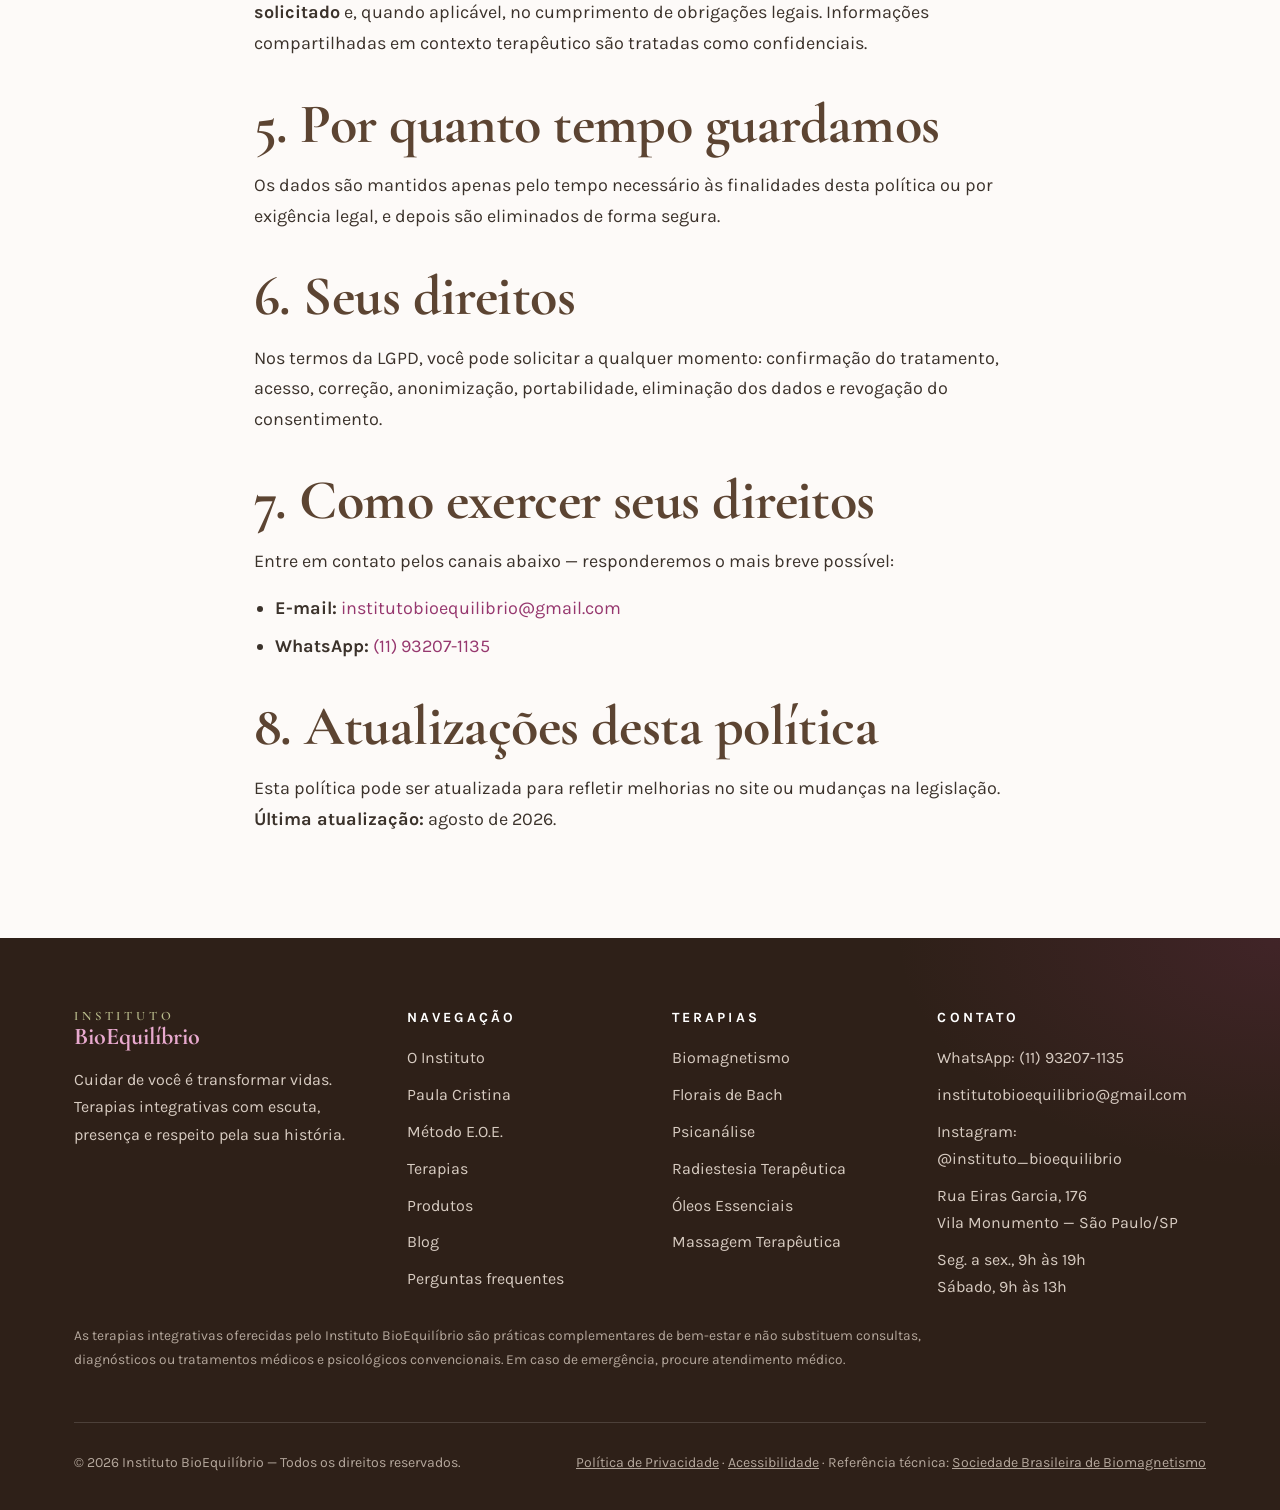
<file: politica-de-privacidade.html>
<!DOCTYPE html>
<html lang="pt-BR">
<head>
  <meta charset="UTF-8">
  <meta name="viewport" content="width=device-width, initial-scale=1.0">
  <title>Política de Privacidade — Instituto BioEquilíbrio</title>
  <meta name="description" content="Política de privacidade do Instituto BioEquilíbrio: como tratamos seus dados pessoais em conformidade com a LGPD (Lei nº 13.709/2018).">
  <link rel="icon" type="image/jpeg" href="assets/img/logo.jpg">
  <link rel="preconnect" href="https://fonts.googleapis.com">
  <link rel="preconnect" href="https://fonts.gstatic.com" crossorigin>
  <link href="https://fonts.googleapis.com/css2?family=Cormorant+Garamond:ital,wght@0,500;0,600;0,700;1,500;1,600&family=Karla:ital,wght@0,400;0,700;1,400&display=swap" rel="stylesheet">
  <link rel="stylesheet" href="assets/css/style.css">
  <!-- Aplica preferências de acessibilidade salvas antes da pintura (evita flash) -->
  <script>
    (function () {
      try {
        var c = localStorage.getItem("bioeq-contraste");
        if (c === "sim" || (!c && window.matchMedia && window.matchMedia("(prefers-contrast: more)").matches)) {
          document.documentElement.setAttribute("data-contraste", "alto");
        }
        var p = parseInt(localStorage.getItem("bioeq-fonte-escala"), 10);
        if (p && p !== 100 && p >= 90 && p <= 130) document.documentElement.style.fontSize = p + "%";
        if (localStorage.getItem("bioeq-links") === "1") document.documentElement.classList.add("a11y-links");
        if (localStorage.getItem("bioeq-parado") === "1") document.documentElement.classList.add("a11y-parado");
      } catch (e) {}
    })();
  </script>
</head>
<body>

  <a class="pular-conteudo" href="#conteudo" accesskey="1">Pular para o conteúdo principal</a>

  <header class="topo">
    <div class="topo__inner">
      <a class="marca" href="index.html" aria-label="Instituto BioEquilíbrio — página inicial">
        <svg viewBox="0 0 64 56" aria-hidden="true"><path d="M32 4c5 6.5 5 15.5 0 22-5-6.5-5-15.5 0-22z" fill="#96376E"/><path d="M17 10c6.5 2 11 8 11.5 15.5C21 24.5 16 18 17 10z" fill="#B95F94"/><path d="M47 10c-6.5 2-11 8-11.5 15.5C43 24.5 48 18 47 10z" fill="#B95F94"/><path d="M6 21c7.5.5 14 5 17 12-8 1.5-15-4-17-12z" fill="#D9A1C4"/><path d="M58 21c-7.5.5-14 5-17 12 8 1.5 15-4 17-12z" fill="#D9A1C4"/><path d="M18 42c4.5 5 9 7.5 14 7.5S41.5 47 46 42" stroke="#75793E" stroke-width="3.4" stroke-linecap="round" fill="none"/></svg>
        <span class="marca__texto">
          <span class="marca__instituto">Instituto</span>
          <span class="marca__nome">BioEquilíbrio</span>
        </span>
      </a>
      <button class="nav-toggle" aria-label="Abrir menu" aria-expanded="false">
        <svg width="26" height="26" viewBox="0 0 24 24" fill="none" stroke="currentColor" stroke-width="2" stroke-linecap="round"><path d="M3 6h18M3 12h18M3 18h18"/></svg>
      </button>
      <nav class="nav" aria-label="Navegação principal">
        <a href="index.html">Início</a>
        <a href="o-instituto.html">O Instituto</a>
        <a href="paula-cristina.html">Paula Cristina</a>
        <a href="metodo-eoe.html">Método E.O.E.</a>
        <a href="terapias.html">Terapias</a>
        <a href="produtos.html">Produtos</a>
        <a href="blog.html">Blog</a>
        <a href="contato.html">Contato</a>
        <a class="botao botao--whats" href="https://wa.me/5511932071135?text=Ol%C3%A1%2C%20Paula!%20Vim%20pelo%20site%20do%20Instituto%20BioEquil%C3%ADbrio%20e%20gostaria%20de%20agendar%20uma%20avalia%C3%A7%C3%A3o." target="_blank" rel="noopener">Agendar</a>
      </nav>
    </div>
  </header>

  <main id="conteudo">
    <section class="hero-interno">
      <div class="container">
        <span class="eyebrow">Transparência e respeito</span>
        <h1>Política de Privacidade</h1>
        <div class="ornamento" aria-hidden="true"><span></span></div>
        <p class="intro-secao">Como tratamos os seus dados pessoais, em conformidade com a Lei Geral de Proteção de Dados (LGPD — Lei nº 13.709/2018).</p>
      </div>
    </section>

    <section class="secao">
      <div class="container" style="max-width:820px;">
        <div class="reveal">
          <h2>1. Quem somos</h2>
          <p style="margin-top:1rem;">O <strong>Instituto BioEquilíbrio</strong>, localizado na Rua Eiras Garcia, 176 — Vila Monumento, São Paulo/SP, é responsável pelo tratamento dos dados pessoais coletados por meio deste site e dos canais de atendimento indicados nele.</p>

          <h2 style="margin-top:2.2rem;">2. Quais dados coletamos</h2>
          <ul style="margin:1rem 0 0 1.3rem; display:grid; gap:0.5rem;">
            <li><strong>Dados de contato</strong> — nome e telefone, quando você nos escreve pelo WhatsApp, e-mail ou Instagram;</li>
            <li><strong>Dados de atendimento</strong> — informações que você compartilha voluntariamente durante consultas e acompanhamentos terapêuticos, tratadas com sigilo profissional;</li>
            <li><strong>Dados de navegação</strong> — este site não utiliza cookies próprios de rastreamento; preferências de acessibilidade (tamanho de fonte e contraste) são armazenadas apenas no seu navegador e não são enviadas a nós. O mapa incorporado do Google Maps pode coletar dados conforme a política de privacidade do Google.</li>
          </ul>

          <h2 style="margin-top:2.2rem;">3. Para que usamos os seus dados</h2>
          <ul style="margin:1rem 0 0 1.3rem; display:grid; gap:0.5rem;">
            <li>Responder às suas mensagens e agendar atendimentos;</li>
            <li>Conduzir o acompanhamento terapêutico com qualidade e continuidade;</li>
            <li>Preparar produtos personalizados solicitados por você;</li>
            <li>Cumprir obrigações legais, quando aplicável.</li>
          </ul>
          <p style="margin-top:1rem;">Não vendemos, alugamos nem compartilhamos seus dados pessoais com terceiros para fins comerciais.</p>

          <h2 style="margin-top:2.2rem;">4. Base legal e sigilo</h2>
          <p style="margin-top:1rem;">Tratamos os dados com base no seu <strong>consentimento</strong>, na <strong>execução do atendimento solicitado</strong> e, quando aplicável, no cumprimento de obrigações legais. Informações compartilhadas em contexto terapêutico são tratadas como confidenciais.</p>

          <h2 style="margin-top:2.2rem;">5. Por quanto tempo guardamos</h2>
          <p style="margin-top:1rem;">Os dados são mantidos apenas pelo tempo necessário às finalidades desta política ou por exigência legal, e depois são eliminados de forma segura.</p>

          <h2 style="margin-top:2.2rem;">6. Seus direitos</h2>
          <p style="margin-top:1rem;">Nos termos da LGPD, você pode solicitar a qualquer momento: confirmação do tratamento, acesso, correção, anonimização, portabilidade, eliminação dos dados e revogação do consentimento.</p>

          <h2 style="margin-top:2.2rem;">7. Como exercer seus direitos</h2>
          <p style="margin-top:1rem;">Entre em contato pelos canais abaixo — responderemos o mais breve possível:</p>
          <ul style="margin:1rem 0 0 1.3rem; display:grid; gap:0.45rem;">
            <li><strong>E-mail:</strong> <a href="mailto:institutobioequilibrio@gmail.com?subject=Privacidade%20de%20dados">institutobioequilibrio@gmail.com</a></li>
            <li><strong>WhatsApp:</strong> <a href="https://wa.me/5511932071135" target="_blank" rel="noopener">(11) 93207-1135</a></li>
          </ul>

          <h2 style="margin-top:2.2rem;">8. Atualizações desta política</h2>
          <p style="margin-top:1rem;">Esta política pode ser atualizada para refletir melhorias no site ou mudanças na legislação. <strong>Última atualização:</strong> agosto de 2026.</p>
        </div>
      </div>
    </section>
  </main>

  <footer class="rodape">
    <div class="container">
      <div class="rodape__grid">
        <div class="rodape__sobre">
          <a class="marca" href="index.html" aria-label="Instituto BioEquilíbrio">
            <span class="marca__texto">
              <span class="marca__instituto">Instituto</span>
              <span class="marca__nome">BioEquilíbrio</span>
            </span>
          </a>
          <p>Cuidar de você é transformar vidas. Terapias integrativas com escuta, presença e respeito pela sua história.</p>
        </div>
        <div>
          <h4>Navegação</h4>
          <ul>
            <li><a href="o-instituto.html">O Instituto</a></li>
            <li><a href="paula-cristina.html">Paula Cristina</a></li>
            <li><a href="metodo-eoe.html">Método E.O.E.</a></li>
            <li><a href="terapias.html">Terapias</a></li>
            <li><a href="produtos.html">Produtos</a></li>
            <li><a href="blog.html">Blog</a></li>
            <li><a href="faq.html">Perguntas frequentes</a></li>
          </ul>
        </div>
        <div>
          <h4>Terapias</h4>
          <ul>
            <li><a href="terapias.html#biomagnetismo">Biomagnetismo</a></li>
            <li><a href="terapias.html#florais">Florais de Bach</a></li>
            <li><a href="terapias.html#psicanalise">Psicanálise</a></li>
            <li><a href="terapias.html#radiestesia">Radiestesia Terapêutica</a></li>
            <li><a href="terapias.html#oleos">Óleos Essenciais</a></li>
            <li><a href="terapias.html#massagem">Massagem Terapêutica</a></li>
          </ul>
        </div>
        <div>
          <h4>Contato</h4>
          <ul>
            <li><a href="https://wa.me/5511932071135" target="_blank" rel="noopener">WhatsApp: (11) 93207-1135</a></li>
            <li><a href="mailto:institutobioequilibrio@gmail.com">institutobioequilibrio@gmail.com</a></li>
            <li><a href="https://www.instagram.com/instituto_bioequilibrio" target="_blank" rel="noopener">Instagram: @instituto_bioequilibrio</a></li>
            <li>Rua Eiras Garcia, 176<br>Vila Monumento — São Paulo/SP</li>
            <li>Seg. a sex., 9h às 19h<br>Sábado, 9h às 13h</li>
          </ul>
        </div>
      </div>
      <p class="aviso">As terapias integrativas oferecidas pelo Instituto BioEquilíbrio são práticas complementares de bem-estar e não substituem consultas, diagnósticos ou tratamentos médicos e psicológicos convencionais. Em caso de emergência, procure atendimento médico.</p>
      <div class="rodape__base">
        <span>© <span data-ano>2026</span> Instituto BioEquilíbrio — Todos os direitos reservados.</span>
        <span><a href="politica-de-privacidade.html">Política de Privacidade</a> · <a href="acessibilidade.html">Acessibilidade</a> · Referência técnica: <a href="https://www.sbbiomagnetismo.com/" target="_blank" rel="noopener">Sociedade Brasileira de Biomagnetismo</a></span>
      </div>
    </div>
  </footer>

  <!-- Balão flutuante de acessibilidade (padrão eMAG): fonte, contraste, links, animações -->
  <div class="acess-flutuante">
    <button type="button" class="acess-flutuante__botao" data-acess-toggle accesskey="4" aria-expanded="false" aria-controls="acessPainel" aria-label="Opções de acessibilidade">
      <svg viewBox="0 0 24 24" fill="currentColor" aria-hidden="true"><path d="M12 6c1.1 0 2-.9 2-2s-.9-2-2-2-2 .9-2 2 .9 2 2 2zm8.5 0c-2.61.7-5.67 1-8.5 1s-5.89-.3-8.5-1L3 8c1.86.5 4 .83 6 1v13h2v-6h2v6h2V9c2-.17 4.14-.5 6-1l-.5-2z"/></svg>
    </button>
    <div class="acess-flutuante__painel" id="acessPainel" role="group" aria-label="Ferramentas de acessibilidade" hidden>
      <p class="acess-flutuante__titulo">Acessibilidade</p>
      <div class="acess-flutuante__linha">
        <button type="button" data-fonte="menor" aria-label="Diminuir tamanho do texto">A&#8722;</button>
        <span class="escala-fonte" data-escala aria-live="polite">100%</span>
        <button type="button" data-fonte="maior" aria-label="Aumentar tamanho do texto">A+</button>
      </div>
      <button type="button" data-contraste aria-pressed="false">Alto contraste</button>
      <button type="button" data-links aria-pressed="false">Destacar links</button>
      <button type="button" data-animacoes aria-pressed="false">Pausar animações</button>
      <button type="button" data-restaurar>Restaurar padrão</button>
      <a href="acessibilidade.html">Declaração de acessibilidade</a>
    </div>
  </div>

  <a class="whats-flutuante" href="https://wa.me/5511932071135?text=Ol%C3%A1%2C%20Paula!%20Vim%20pelo%20site%20do%20Instituto%20BioEquil%C3%ADbrio%20e%20gostaria%20de%20agendar%20uma%20avalia%C3%A7%C3%A3o." target="_blank" rel="noopener" aria-label="Conversar pelo WhatsApp">
    <svg width="30" height="30" viewBox="0 0 24 24" fill="currentColor" aria-hidden="true"><path d="M17.472 14.382c-.297-.149-1.758-.867-2.03-.967-.273-.099-.471-.148-.67.15-.197.297-.767.966-.94 1.164-.173.199-.347.223-.644.075-.297-.15-1.255-.463-2.39-1.475-.883-.788-1.48-1.761-1.653-2.059-.173-.297-.018-.458.13-.606.134-.133.297-.347.446-.52.149-.174.198-.298.297-.497.1-.198.05-.371-.025-.52-.075-.149-.669-1.612-.916-2.207-.242-.579-.487-.5-.669-.51-.173-.008-.371-.01-.57-.01-.198 0-.52.074-.792.372-.272.297-1.04 1.016-1.04 2.479 0 1.462 1.065 2.875 1.213 3.074.149.198 2.096 3.2 5.077 4.487.709.306 1.262.489 1.694.625.712.227 1.36.195 1.871.118.571-.085 1.758-.719 2.006-1.413.248-.694.248-1.289.173-1.413-.074-.124-.272-.198-.57-.347m-5.421 7.403h-.004a9.87 9.87 0 01-5.031-1.378l-.361-.214-3.741.982.998-3.648-.235-.374a9.86 9.86 0 01-1.51-5.26c.001-5.45 4.436-9.884 9.888-9.884 2.64 0 5.122 1.03 6.988 2.898a9.825 9.825 0 012.893 6.994c-.003 5.45-4.437 9.884-9.885 9.884m8.413-18.297A11.815 11.815 0 0012.05 0C5.495 0 .16 5.335.157 11.892c0 2.096.547 4.142 1.588 5.945L.057 24l6.305-1.654a11.882 11.882 0 005.683 1.448h.005c6.554 0 11.89-5.335 11.893-11.893a11.821 11.821 0 00-3.48-8.413z"/></svg>
  </a>

  <!-- VLibras: tradução automática para Língua Brasileira de Sinais (widget oficial gov.br) -->
  <div vw class="enabled">
    <div vw-access-button class="active"></div>
    <div vw-plugin-wrapper><div class="vw-plugin-top-wrapper"></div></div>
  </div>
  <script>
    window.addEventListener("load", function () {
      var s = document.createElement("script");
      s.src = "https://vlibras.gov.br/app/vlibras-plugin.js";
      s.onload = function () { try { new window.VLibras.Widget("https://vlibras.gov.br/app"); } catch (e) {} };
      document.body.appendChild(s);
    });
  </script>
  <script src="assets/js/main.js"></script>
</body>
</html>
</file>
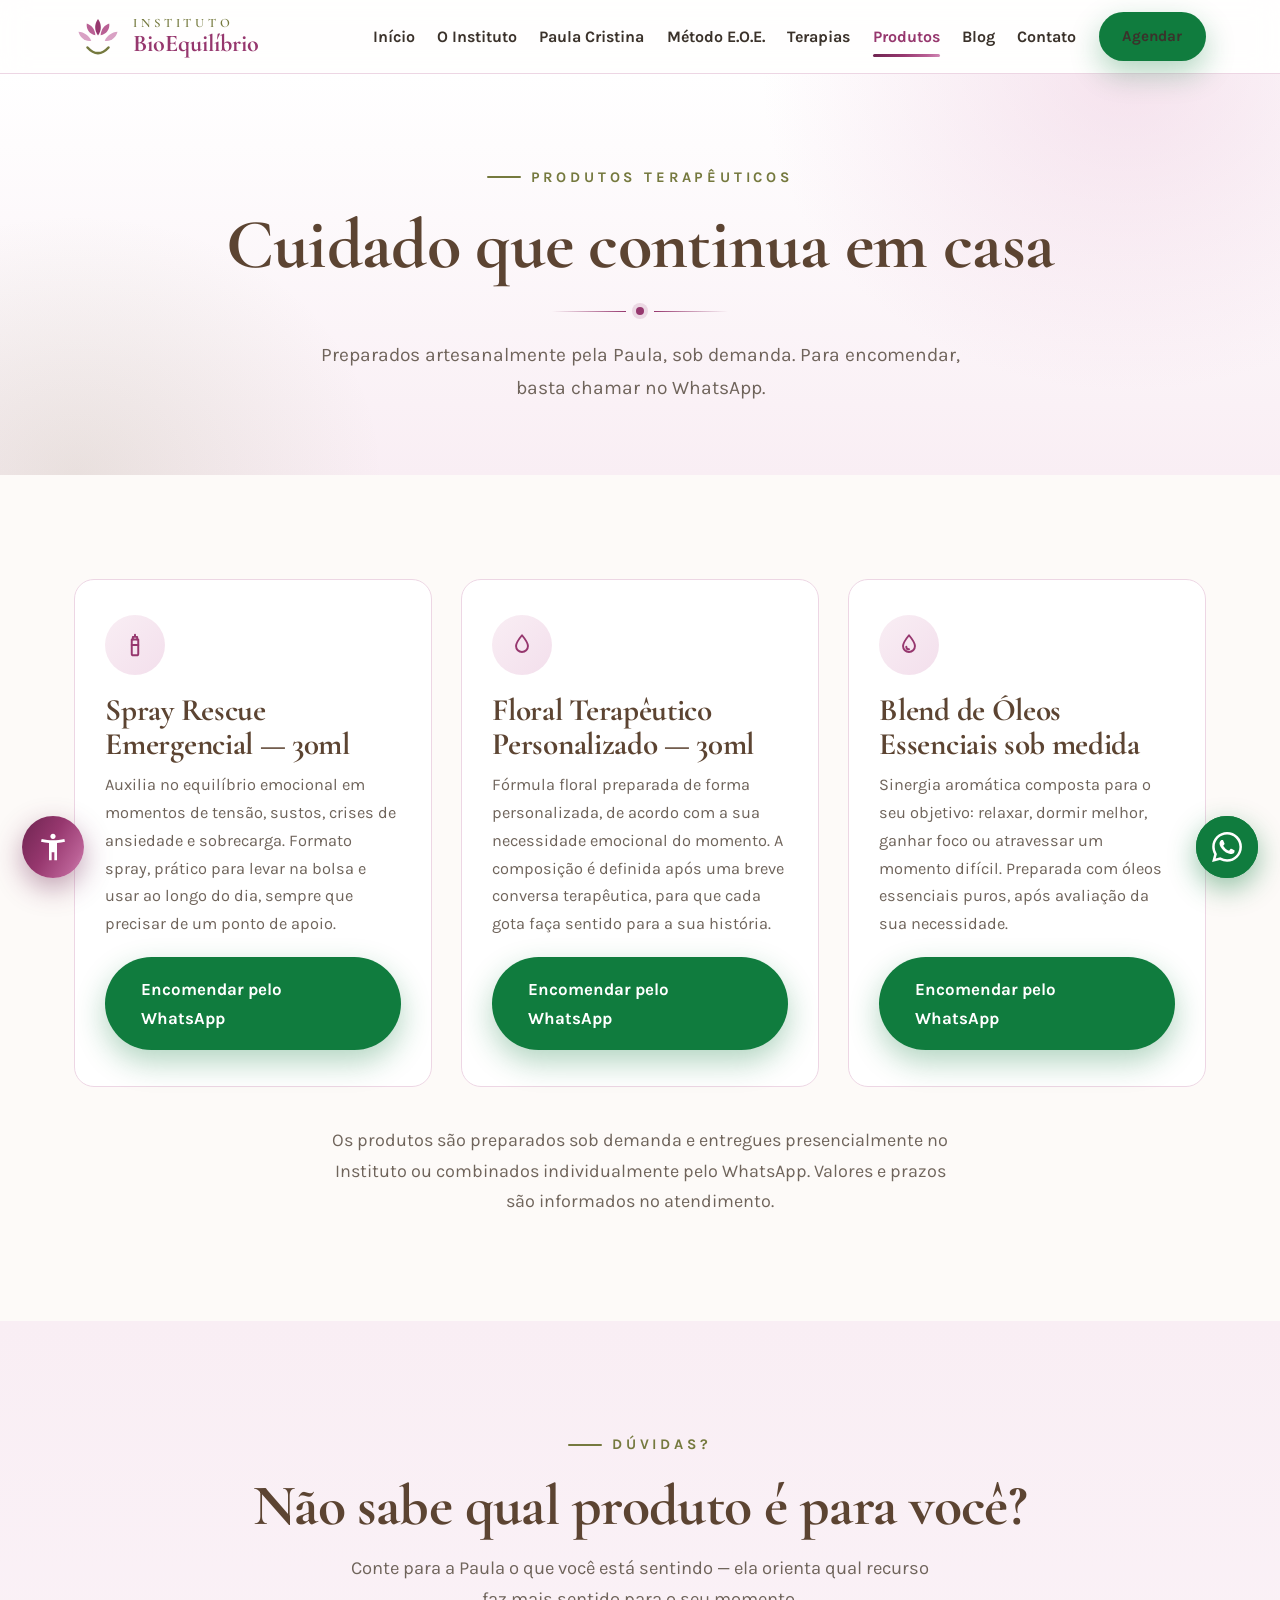
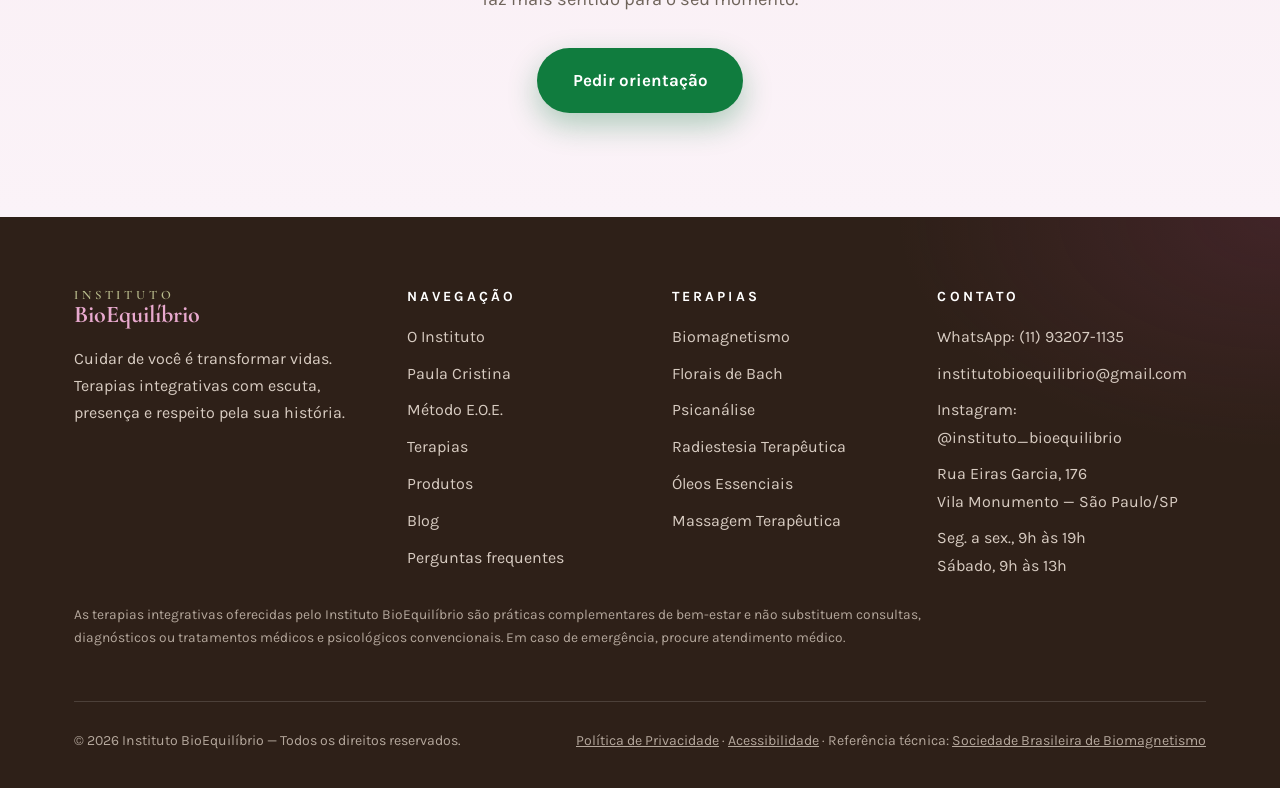
<file: produtos.html>
<!DOCTYPE html>
<html lang="pt-BR">
<head>
  <meta charset="UTF-8">
  <meta name="viewport" content="width=device-width, initial-scale=1.0">
  <title>Produtos Terapêuticos — Spray Rescue e Floral Personalizado | Instituto BioEquilíbrio</title>
  <meta name="description" content="Produtos terapêuticos do Instituto BioEquilíbrio: Spray Rescue Emergencial 30ml, Floral Terapêutico Personalizado 30ml e blends de óleos essenciais. Pedidos pelo WhatsApp.">
  <link rel="icon" type="image/jpeg" href="assets/img/logo.jpg">
  <link rel="preconnect" href="https://fonts.googleapis.com">
  <link rel="preconnect" href="https://fonts.gstatic.com" crossorigin>
  <link href="https://fonts.googleapis.com/css2?family=Cormorant+Garamond:ital,wght@0,500;0,600;0,700;1,500;1,600&family=Karla:ital,wght@0,400;0,700;1,400&display=swap" rel="stylesheet">
  <link rel="stylesheet" href="assets/css/style.css">
  <!-- Aplica preferências de acessibilidade salvas antes da pintura (evita flash) -->
  <script>
    (function () {
      try {
        var c = localStorage.getItem("bioeq-contraste");
        if (c === "sim" || (!c && window.matchMedia && window.matchMedia("(prefers-contrast: more)").matches)) {
          document.documentElement.setAttribute("data-contraste", "alto");
        }
        var p = parseInt(localStorage.getItem("bioeq-fonte-escala"), 10);
        if (p && p !== 100 && p >= 90 && p <= 130) document.documentElement.style.fontSize = p + "%";
        if (localStorage.getItem("bioeq-links") === "1") document.documentElement.classList.add("a11y-links");
        if (localStorage.getItem("bioeq-parado") === "1") document.documentElement.classList.add("a11y-parado");
      } catch (e) {}
    })();
  </script>
</head>
<body>

  <a class="pular-conteudo" href="#conteudo" accesskey="1">Pular para o conteúdo principal</a>

  <header class="topo">
    <div class="topo__inner">
      <a class="marca" href="index.html" aria-label="Instituto BioEquilíbrio — página inicial">
        <svg viewBox="0 0 64 56" aria-hidden="true"><path d="M32 4c5 6.5 5 15.5 0 22-5-6.5-5-15.5 0-22z" fill="#96376E"/><path d="M17 10c6.5 2 11 8 11.5 15.5C21 24.5 16 18 17 10z" fill="#B95F94"/><path d="M47 10c-6.5 2-11 8-11.5 15.5C43 24.5 48 18 47 10z" fill="#B95F94"/><path d="M6 21c7.5.5 14 5 17 12-8 1.5-15-4-17-12z" fill="#D9A1C4"/><path d="M58 21c-7.5.5-14 5-17 12 8 1.5 15-4 17-12z" fill="#D9A1C4"/><path d="M18 42c4.5 5 9 7.5 14 7.5S41.5 47 46 42" stroke="#75793E" stroke-width="3.4" stroke-linecap="round" fill="none"/></svg>
        <span class="marca__texto">
          <span class="marca__instituto">Instituto</span>
          <span class="marca__nome">BioEquilíbrio</span>
        </span>
      </a>
      <button class="nav-toggle" aria-label="Abrir menu" aria-expanded="false">
        <svg width="26" height="26" viewBox="0 0 24 24" fill="none" stroke="currentColor" stroke-width="2" stroke-linecap="round"><path d="M3 6h18M3 12h18M3 18h18"/></svg>
      </button>
      <nav class="nav" aria-label="Navegação principal">
        <a href="index.html">Início</a>
        <a href="o-instituto.html">O Instituto</a>
        <a href="paula-cristina.html">Paula Cristina</a>
        <a href="metodo-eoe.html">Método E.O.E.</a>
        <a href="terapias.html">Terapias</a>
        <a href="produtos.html" class="ativo" aria-current="page">Produtos</a>
        <a href="blog.html">Blog</a>
        <a href="contato.html">Contato</a>
        <a class="botao botao--whats" href="https://wa.me/5511932071135?text=Ol%C3%A1%2C%20Paula!%20Vim%20pelo%20site%20do%20Instituto%20BioEquil%C3%ADbrio%20e%20gostaria%20de%20agendar%20uma%20avalia%C3%A7%C3%A3o." target="_blank" rel="noopener">Agendar</a>
      </nav>
    </div>
  </header>

  <main id="conteudo">
    <section class="hero-interno">
      <div class="container">
        <span class="eyebrow">Produtos terapêuticos</span>
        <h1>Cuidado que continua em casa</h1>
        <div class="ornamento" aria-hidden="true"><span></span></div>
        <p class="intro-secao">Preparados artesanalmente pela Paula, sob demanda. Para encomendar, basta chamar no WhatsApp.</p>
      </div>
    </section>

    <section class="secao">
      <div class="container">
        <div class="grade grade--3">
          <article class="card reveal">
            <div class="card__icone" aria-hidden="true"><svg width="26" height="26" viewBox="0 0 24 24" fill="none" stroke="currentColor" stroke-width="1.8" stroke-linecap="round" stroke-linejoin="round"><path d="M9 7h6v13a1.5 1.5 0 0 1-1.5 1.5h-3A1.5 1.5 0 0 1 9 20z"/><path d="M10 7V4.5h4V7M12 2.5v2"/><path d="M9 12h6"/></svg></div>
            <h3>Spray Rescue Emergencial — 30ml</h3>
            <p>Auxilia no equilíbrio emocional em momentos de tensão, sustos, crises de ansiedade e sobrecarga. Formato spray, prático para levar na bolsa e usar ao longo do dia, sempre que precisar de um ponto de apoio.</p>
            <a class="botao botao--whats" style="margin-top:1.2rem;" href="https://wa.me/5511932071135?text=Ol%C3%A1%2C%20Paula!%20Gostaria%20de%20encomendar%20o%20Spray%20Rescue%20Emergencial%2030ml." target="_blank" rel="noopener" aria-label="Encomendar o Spray Rescue Emergencial pelo WhatsApp">Encomendar pelo WhatsApp</a>
          </article>
          <article class="card reveal">
            <div class="card__icone" aria-hidden="true"><svg width="26" height="26" viewBox="0 0 24 24" fill="none" stroke="currentColor" stroke-width="1.8" stroke-linecap="round" stroke-linejoin="round"><path d="M12 3c3.5 4.2 5.5 7.3 5.5 10a5.5 5.5 0 0 1-11 0c0-2.7 2-5.8 5.5-10z"/></svg></div>
            <h3>Floral Terapêutico Personalizado — 30ml</h3>
            <p>Fórmula floral preparada de forma personalizada, de acordo com a sua necessidade emocional do momento. A composição é definida após uma breve conversa terapêutica, para que cada gota faça sentido para a sua história.</p>
            <a class="botao botao--whats" style="margin-top:1.2rem;" href="https://wa.me/5511932071135?text=Ol%C3%A1%2C%20Paula!%20Gostaria%20de%20encomendar%20um%20Floral%20Terap%C3%AAutico%20Personalizado%2030ml." target="_blank" rel="noopener" aria-label="Encomendar o Floral Terapêutico Personalizado pelo WhatsApp">Encomendar pelo WhatsApp</a>
          </article>
          <article class="card reveal">
            <div class="card__icone" aria-hidden="true"><svg width="26" height="26" viewBox="0 0 24 24" fill="none" stroke="currentColor" stroke-width="1.8" stroke-linecap="round" stroke-linejoin="round"><path d="M12 3c3.5 4.2 5.5 7.3 5.5 10a5.5 5.5 0 0 1-11 0c0-2.7 2-5.8 5.5-10z"/><path d="M9.5 13.5c0 1.4 1.1 2.5 2.5 2.5"/></svg></div>
            <h3>Blend de Óleos Essenciais sob medida</h3>
            <p>Sinergia aromática composta para o seu objetivo: relaxar, dormir melhor, ganhar foco ou atravessar um momento difícil. Preparada com óleos essenciais puros, após avaliação da sua necessidade.</p>
            <a class="botao botao--whats" style="margin-top:1.2rem;" href="https://wa.me/5511932071135?text=Ol%C3%A1%2C%20Paula!%20Gostaria%20de%20encomendar%20um%20blend%20de%20%C3%B3leos%20essenciais%20personalizado." target="_blank" rel="noopener" aria-label="Encomendar um blend de óleos essenciais pelo WhatsApp">Encomendar pelo WhatsApp</a>
          </article>
        </div>
        <p class="reveal" style="text-align:center; margin-top:2.4rem; color:var(--tinta-suave); max-width:640px; margin-left:auto; margin-right:auto;">Os produtos são preparados sob demanda e entregues presencialmente no Instituto ou combinados individualmente pelo WhatsApp. Valores e prazos são informados no atendimento.</p>
      </div>
    </section>

    <section class="secao secao--rosa cta-final">
      <div class="container reveal">
        <span class="eyebrow">Dúvidas?</span>
        <h2>Não sabe qual produto é para você?</h2>
        <p>Conte para a Paula o que você está sentindo — ela orienta qual recurso faz mais sentido para o seu momento.</p>
        <a class="botao botao--whats" href="https://wa.me/5511932071135?text=Ol%C3%A1%2C%20Paula!%20Gostaria%20de%20uma%20orienta%C3%A7%C3%A3o%20sobre%20os%20produtos%20terap%C3%AAuticos." target="_blank" rel="noopener">Pedir orientação</a>
      </div>
    </section>
  </main>

  <footer class="rodape">
    <div class="container">
      <div class="rodape__grid">
        <div class="rodape__sobre">
          <a class="marca" href="index.html" aria-label="Instituto BioEquilíbrio">
            <span class="marca__texto">
              <span class="marca__instituto">Instituto</span>
              <span class="marca__nome">BioEquilíbrio</span>
            </span>
          </a>
          <p>Cuidar de você é transformar vidas. Terapias integrativas com escuta, presença e respeito pela sua história.</p>
        </div>
        <div>
          <h4>Navegação</h4>
          <ul>
            <li><a href="o-instituto.html">O Instituto</a></li>
            <li><a href="paula-cristina.html">Paula Cristina</a></li>
            <li><a href="metodo-eoe.html">Método E.O.E.</a></li>
            <li><a href="terapias.html">Terapias</a></li>
            <li><a href="produtos.html">Produtos</a></li>
            <li><a href="blog.html">Blog</a></li>
            <li><a href="faq.html">Perguntas frequentes</a></li>
          </ul>
        </div>
        <div>
          <h4>Terapias</h4>
          <ul>
            <li><a href="terapias.html#biomagnetismo">Biomagnetismo</a></li>
            <li><a href="terapias.html#florais">Florais de Bach</a></li>
            <li><a href="terapias.html#psicanalise">Psicanálise</a></li>
            <li><a href="terapias.html#radiestesia">Radiestesia Terapêutica</a></li>
            <li><a href="terapias.html#oleos">Óleos Essenciais</a></li>
            <li><a href="terapias.html#massagem">Massagem Terapêutica</a></li>
          </ul>
        </div>
        <div>
          <h4>Contato</h4>
          <ul>
            <li><a href="https://wa.me/5511932071135" target="_blank" rel="noopener">WhatsApp: (11) 93207-1135</a></li>
            <li><a href="mailto:institutobioequilibrio@gmail.com">institutobioequilibrio@gmail.com</a></li>
            <li><a href="https://www.instagram.com/instituto_bioequilibrio" target="_blank" rel="noopener">Instagram: @instituto_bioequilibrio</a></li>
            <li>Rua Eiras Garcia, 176<br>Vila Monumento — São Paulo/SP</li>
            <li>Seg. a sex., 9h às 19h<br>Sábado, 9h às 13h</li>
          </ul>
        </div>
      </div>
      <p class="aviso">As terapias integrativas oferecidas pelo Instituto BioEquilíbrio são práticas complementares de bem-estar e não substituem consultas, diagnósticos ou tratamentos médicos e psicológicos convencionais. Em caso de emergência, procure atendimento médico.</p>
      <div class="rodape__base">
        <span>© <span data-ano>2026</span> Instituto BioEquilíbrio — Todos os direitos reservados.</span>
        <span><a href="politica-de-privacidade.html">Política de Privacidade</a> · <a href="acessibilidade.html">Acessibilidade</a> · Referência técnica: <a href="https://www.sbbiomagnetismo.com/" target="_blank" rel="noopener">Sociedade Brasileira de Biomagnetismo</a></span>
      </div>
    </div>
  </footer>

  <!-- Balão flutuante de acessibilidade (padrão eMAG): fonte, contraste, links, animações -->
  <div class="acess-flutuante">
    <button type="button" class="acess-flutuante__botao" data-acess-toggle accesskey="4" aria-expanded="false" aria-controls="acessPainel" aria-label="Opções de acessibilidade">
      <svg viewBox="0 0 24 24" fill="currentColor" aria-hidden="true"><path d="M12 6c1.1 0 2-.9 2-2s-.9-2-2-2-2 .9-2 2 .9 2 2 2zm8.5 0c-2.61.7-5.67 1-8.5 1s-5.89-.3-8.5-1L3 8c1.86.5 4 .83 6 1v13h2v-6h2v6h2V9c2-.17 4.14-.5 6-1l-.5-2z"/></svg>
    </button>
    <div class="acess-flutuante__painel" id="acessPainel" role="group" aria-label="Ferramentas de acessibilidade" hidden>
      <p class="acess-flutuante__titulo">Acessibilidade</p>
      <div class="acess-flutuante__linha">
        <button type="button" data-fonte="menor" aria-label="Diminuir tamanho do texto">A&#8722;</button>
        <span class="escala-fonte" data-escala aria-live="polite">100%</span>
        <button type="button" data-fonte="maior" aria-label="Aumentar tamanho do texto">A+</button>
      </div>
      <button type="button" data-contraste aria-pressed="false">Alto contraste</button>
      <button type="button" data-links aria-pressed="false">Destacar links</button>
      <button type="button" data-animacoes aria-pressed="false">Pausar animações</button>
      <button type="button" data-restaurar>Restaurar padrão</button>
      <a href="acessibilidade.html">Declaração de acessibilidade</a>
    </div>
  </div>

  <a class="whats-flutuante" href="https://wa.me/5511932071135?text=Ol%C3%A1%2C%20Paula!%20Vim%20pelo%20site%20do%20Instituto%20BioEquil%C3%ADbrio%20e%20gostaria%20de%20agendar%20uma%20avalia%C3%A7%C3%A3o." target="_blank" rel="noopener" aria-label="Conversar pelo WhatsApp">
    <svg width="30" height="30" viewBox="0 0 24 24" fill="currentColor" aria-hidden="true"><path d="M17.472 14.382c-.297-.149-1.758-.867-2.03-.967-.273-.099-.471-.148-.67.15-.197.297-.767.966-.94 1.164-.173.199-.347.223-.644.075-.297-.15-1.255-.463-2.39-1.475-.883-.788-1.48-1.761-1.653-2.059-.173-.297-.018-.458.13-.606.134-.133.297-.347.446-.52.149-.174.198-.298.297-.497.1-.198.05-.371-.025-.52-.075-.149-.669-1.612-.916-2.207-.242-.579-.487-.5-.669-.51-.173-.008-.371-.01-.57-.01-.198 0-.52.074-.792.372-.272.297-1.04 1.016-1.04 2.479 0 1.462 1.065 2.875 1.213 3.074.149.198 2.096 3.2 5.077 4.487.709.306 1.262.489 1.694.625.712.227 1.36.195 1.871.118.571-.085 1.758-.719 2.006-1.413.248-.694.248-1.289.173-1.413-.074-.124-.272-.198-.57-.347m-5.421 7.403h-.004a9.87 9.87 0 01-5.031-1.378l-.361-.214-3.741.982.998-3.648-.235-.374a9.86 9.86 0 01-1.51-5.26c.001-5.45 4.436-9.884 9.888-9.884 2.64 0 5.122 1.03 6.988 2.898a9.825 9.825 0 012.893 6.994c-.003 5.45-4.437 9.884-9.885 9.884m8.413-18.297A11.815 11.815 0 0012.05 0C5.495 0 .16 5.335.157 11.892c0 2.096.547 4.142 1.588 5.945L.057 24l6.305-1.654a11.882 11.882 0 005.683 1.448h.005c6.554 0 11.89-5.335 11.893-11.893a11.821 11.821 0 00-3.48-8.413z"/></svg>
  </a>

  <!-- VLibras: tradução automática para Língua Brasileira de Sinais (widget oficial gov.br) -->
  <div vw class="enabled">
    <div vw-access-button class="active"></div>
    <div vw-plugin-wrapper><div class="vw-plugin-top-wrapper"></div></div>
  </div>
  <script>
    window.addEventListener("load", function () {
      var s = document.createElement("script");
      s.src = "https://vlibras.gov.br/app/vlibras-plugin.js";
      s.onload = function () { try { new window.VLibras.Widget("https://vlibras.gov.br/app"); } catch (e) {} };
      document.body.appendChild(s);
    });
  </script>
  <script src="assets/js/main.js"></script>
</body>
</html>
</file>
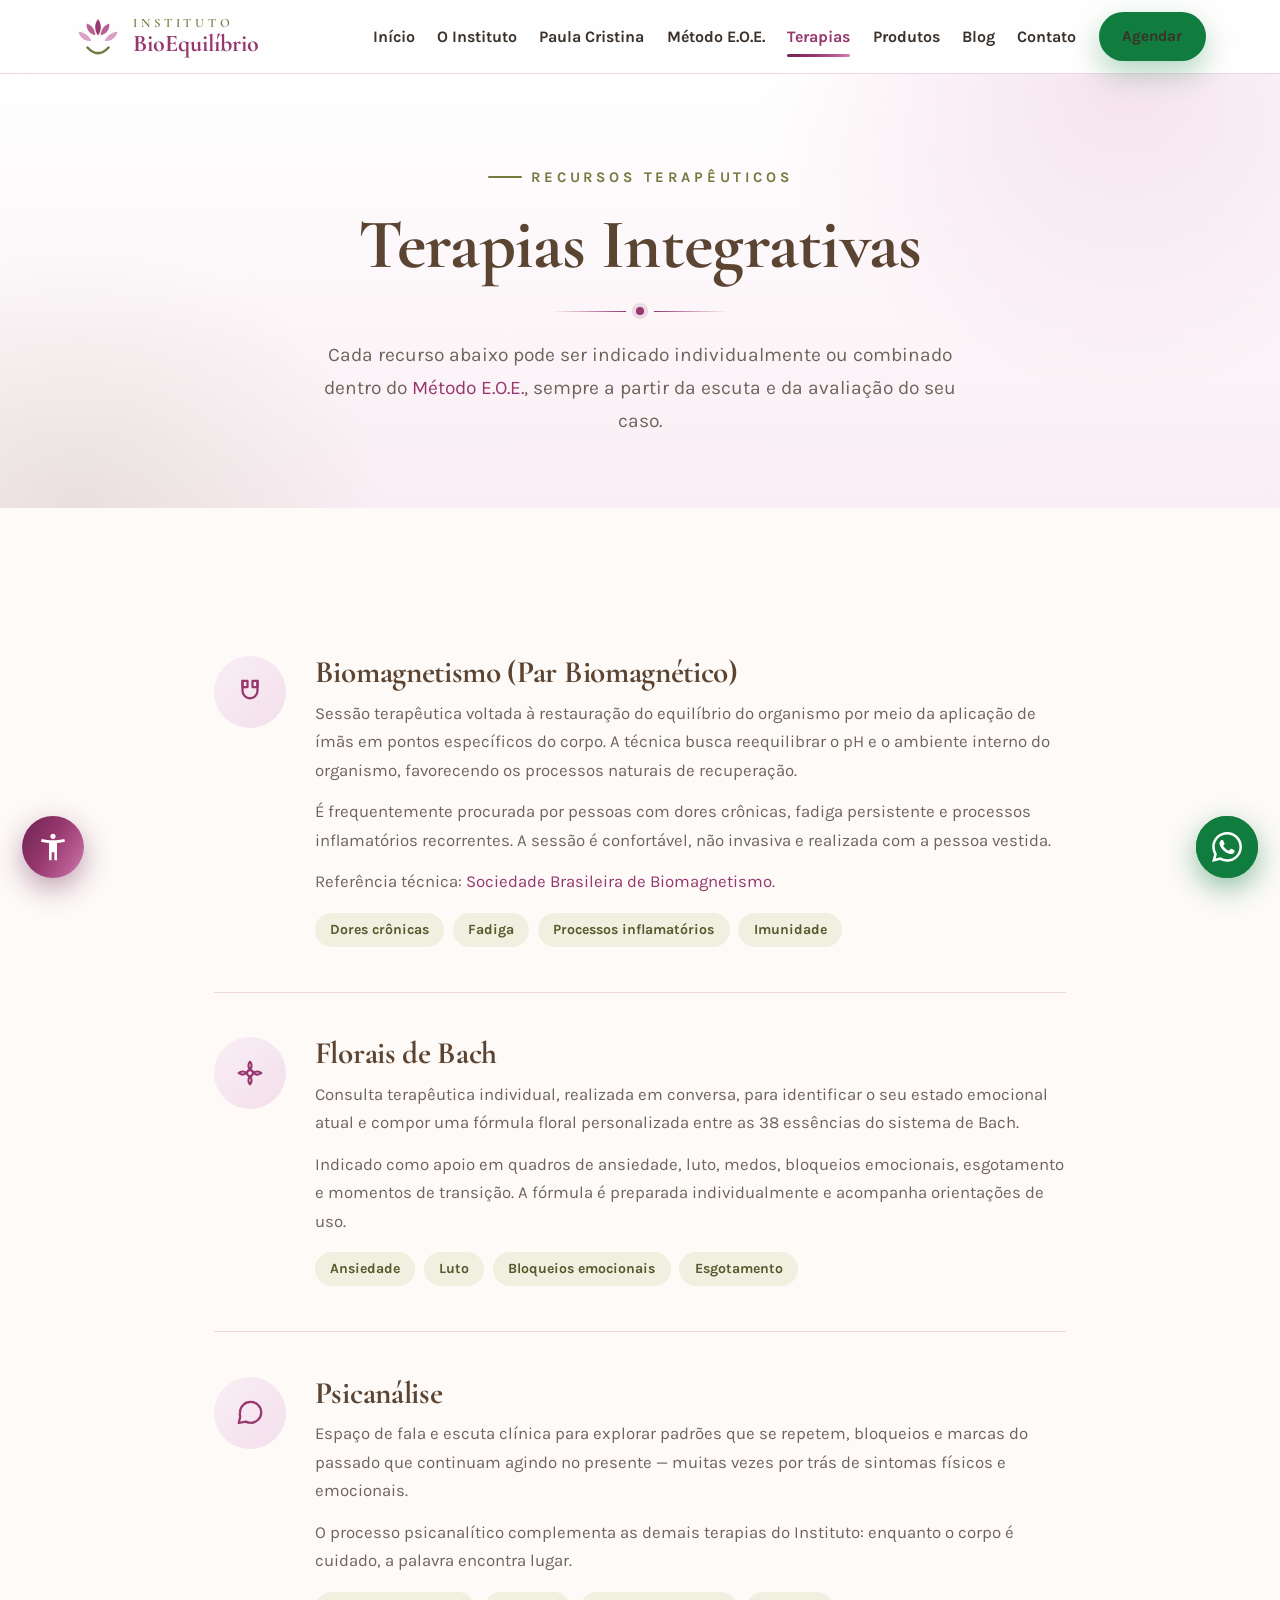
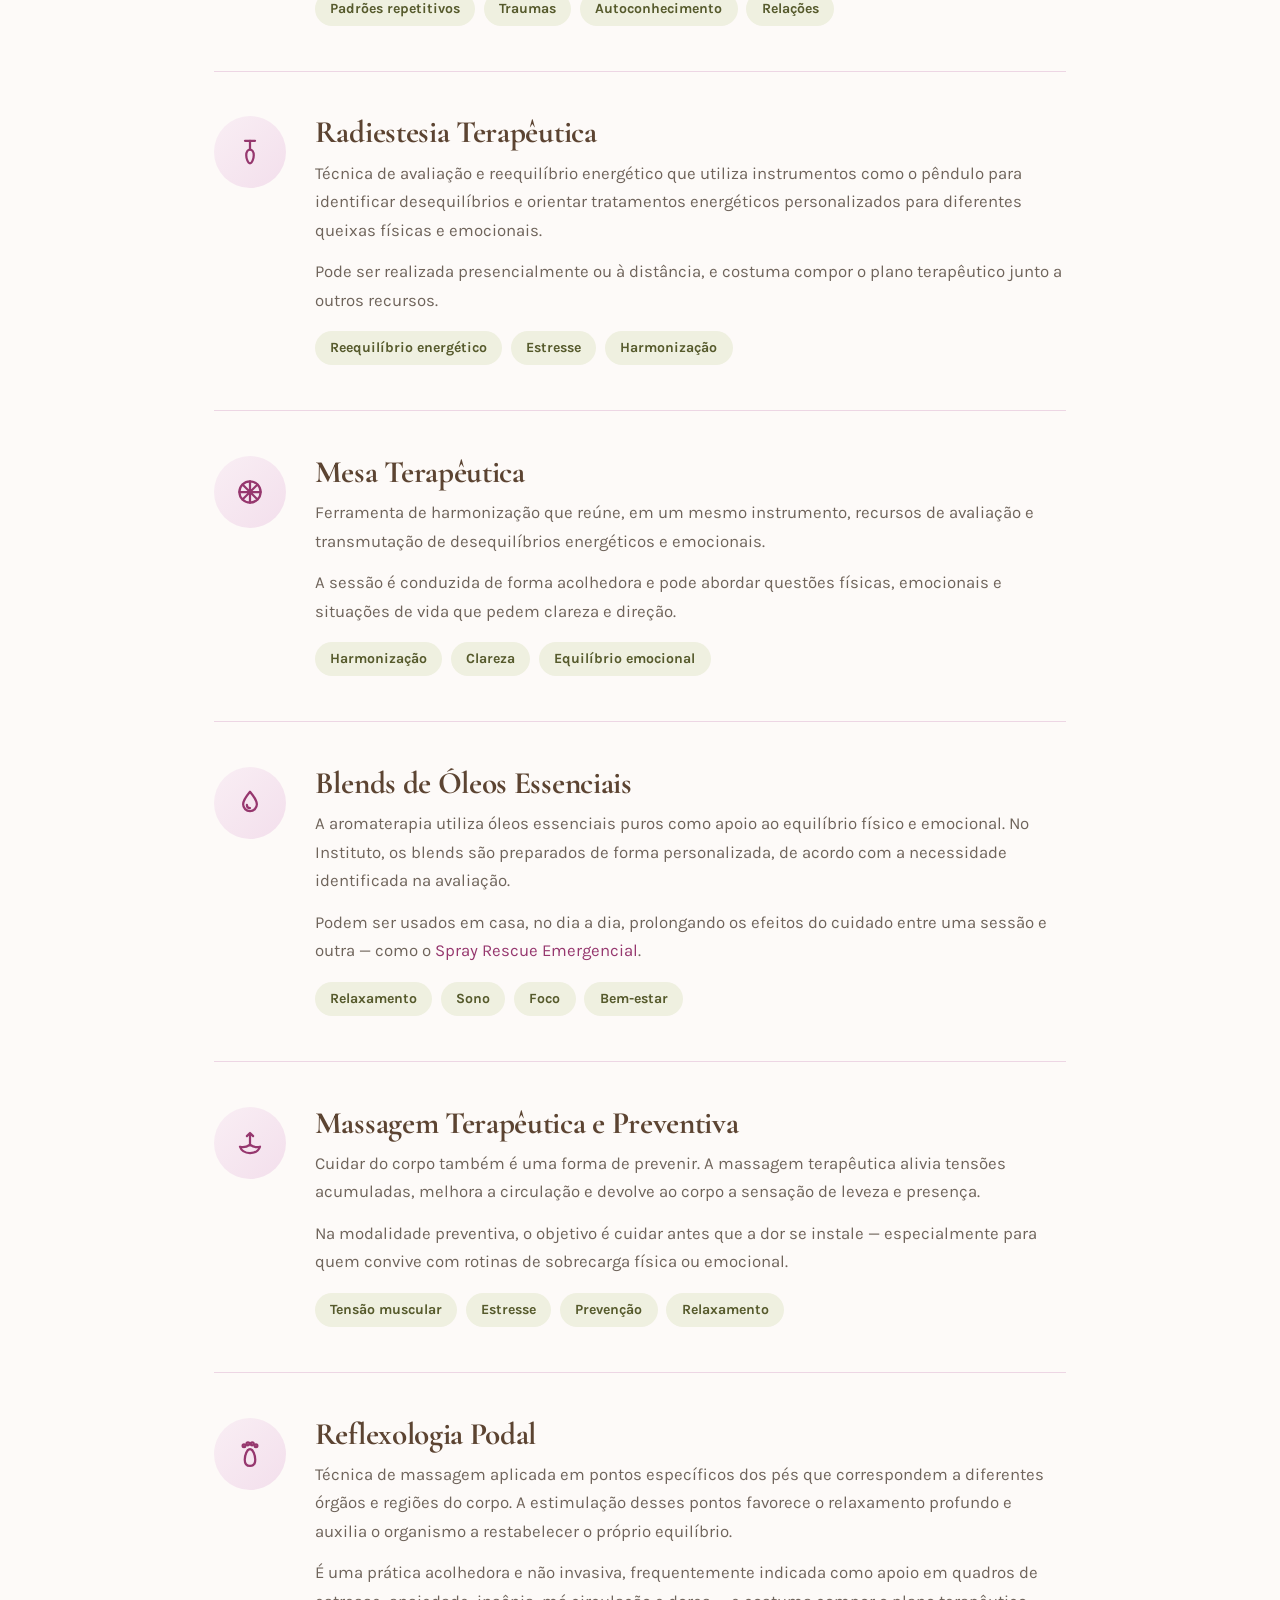
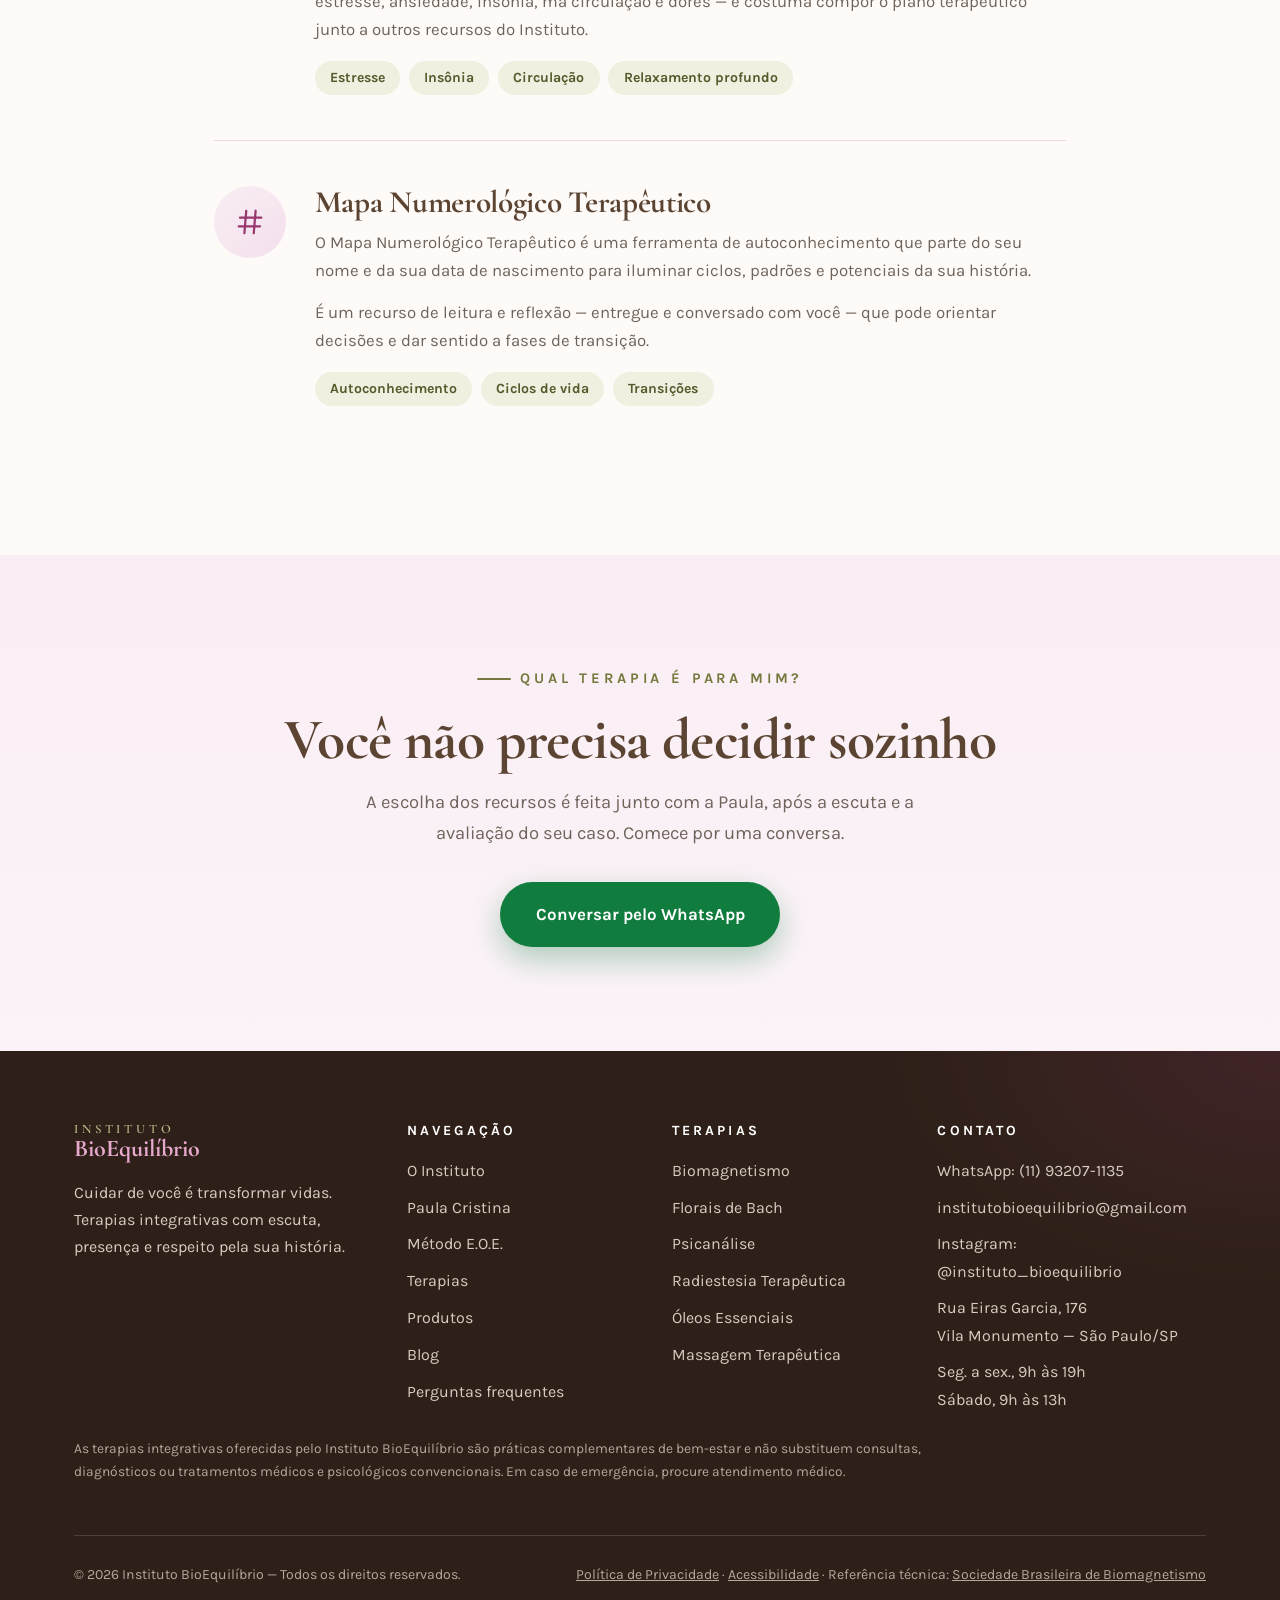
<file: terapias.html>
<!DOCTYPE html>
<html lang="pt-BR">
<head>
  <meta charset="UTF-8">
  <meta name="viewport" content="width=device-width, initial-scale=1.0">
  <title>Terapias Integrativas — Biomagnetismo, Florais, Psicanálise e mais | Instituto BioEquilíbrio</title>
  <meta name="description" content="Conheça as terapias do Instituto BioEquilíbrio: Biomagnetismo, Florais de Bach, Psicanálise, Radiestesia Terapêutica, Mesa Terapêutica, Óleos Essenciais, Massagem Terapêutica e Mapa Numerológico.">
  <link rel="icon" type="image/jpeg" href="assets/img/logo.jpg">
  <link rel="preconnect" href="https://fonts.googleapis.com">
  <link rel="preconnect" href="https://fonts.gstatic.com" crossorigin>
  <link href="https://fonts.googleapis.com/css2?family=Cormorant+Garamond:ital,wght@0,500;0,600;0,700;1,500;1,600&family=Karla:ital,wght@0,400;0,700;1,400&display=swap" rel="stylesheet">
  <link rel="stylesheet" href="assets/css/style.css">
  <!-- Aplica preferências de acessibilidade salvas antes da pintura (evita flash) -->
  <script>
    (function () {
      try {
        var c = localStorage.getItem("bioeq-contraste");
        if (c === "sim" || (!c && window.matchMedia && window.matchMedia("(prefers-contrast: more)").matches)) {
          document.documentElement.setAttribute("data-contraste", "alto");
        }
        var p = parseInt(localStorage.getItem("bioeq-fonte-escala"), 10);
        if (p && p !== 100 && p >= 90 && p <= 130) document.documentElement.style.fontSize = p + "%";
        if (localStorage.getItem("bioeq-links") === "1") document.documentElement.classList.add("a11y-links");
        if (localStorage.getItem("bioeq-parado") === "1") document.documentElement.classList.add("a11y-parado");
      } catch (e) {}
    })();
  </script>
</head>
<body>

  <a class="pular-conteudo" href="#conteudo" accesskey="1">Pular para o conteúdo principal</a>

  <header class="topo">
    <div class="topo__inner">
      <a class="marca" href="index.html" aria-label="Instituto BioEquilíbrio — página inicial">
        <svg viewBox="0 0 64 56" aria-hidden="true"><path d="M32 4c5 6.5 5 15.5 0 22-5-6.5-5-15.5 0-22z" fill="#96376E"/><path d="M17 10c6.5 2 11 8 11.5 15.5C21 24.5 16 18 17 10z" fill="#B95F94"/><path d="M47 10c-6.5 2-11 8-11.5 15.5C43 24.5 48 18 47 10z" fill="#B95F94"/><path d="M6 21c7.5.5 14 5 17 12-8 1.5-15-4-17-12z" fill="#D9A1C4"/><path d="M58 21c-7.5.5-14 5-17 12 8 1.5 15-4 17-12z" fill="#D9A1C4"/><path d="M18 42c4.5 5 9 7.5 14 7.5S41.5 47 46 42" stroke="#75793E" stroke-width="3.4" stroke-linecap="round" fill="none"/></svg>
        <span class="marca__texto">
          <span class="marca__instituto">Instituto</span>
          <span class="marca__nome">BioEquilíbrio</span>
        </span>
      </a>
      <button class="nav-toggle" aria-label="Abrir menu" aria-expanded="false">
        <svg width="26" height="26" viewBox="0 0 24 24" fill="none" stroke="currentColor" stroke-width="2" stroke-linecap="round"><path d="M3 6h18M3 12h18M3 18h18"/></svg>
      </button>
      <nav class="nav" aria-label="Navegação principal">
        <a href="index.html">Início</a>
        <a href="o-instituto.html">O Instituto</a>
        <a href="paula-cristina.html">Paula Cristina</a>
        <a href="metodo-eoe.html">Método E.O.E.</a>
        <a href="terapias.html" class="ativo" aria-current="page">Terapias</a>
        <a href="produtos.html">Produtos</a>
        <a href="blog.html">Blog</a>
        <a href="contato.html">Contato</a>
        <a class="botao botao--whats" href="https://wa.me/5511932071135?text=Ol%C3%A1%2C%20Paula!%20Vim%20pelo%20site%20do%20Instituto%20BioEquil%C3%ADbrio%20e%20gostaria%20de%20agendar%20uma%20avalia%C3%A7%C3%A3o." target="_blank" rel="noopener">Agendar</a>
      </nav>
    </div>
  </header>

  <main id="conteudo">
    <section class="hero-interno">
      <div class="container">
        <span class="eyebrow">Recursos terapêuticos</span>
        <h1>Terapias Integrativas</h1>
        <div class="ornamento" aria-hidden="true"><span></span></div>
        <p class="intro-secao">Cada recurso abaixo pode ser indicado individualmente ou combinado dentro do <a href="metodo-eoe.html">Método E.O.E.</a>, sempre a partir da escuta e da avaliação do seu caso.</p>
      </div>
    </section>

    <section class="secao">
      <div class="container" style="max-width:900px;">

        <article class="terapia reveal" id="biomagnetismo">
          <div class="terapia__icone" aria-hidden="true"><svg width="30" height="30" viewBox="0 0 24 24" fill="none" stroke="currentColor" stroke-width="1.8" stroke-linecap="round" stroke-linejoin="round"><path d="M6 3v8a6 6 0 0 0 12 0V3"/><path d="M6 3h4v5H6zM14 3h4v5h-4z"/></svg></div>
          <div>
            <h3>Biomagnetismo (Par Biomagnético)</h3>
            <p>Sessão terapêutica voltada à restauração do equilíbrio do organismo por meio da aplicação de ímãs em pontos específicos do corpo. A técnica busca reequilibrar o pH e o ambiente interno do organismo, favorecendo os processos naturais de recuperação.</p>
            <p>É frequentemente procurada por pessoas com dores crônicas, fadiga persistente e processos inflamatórios recorrentes. A sessão é confortável, não invasiva e realizada com a pessoa vestida.</p>
            <p>Referência técnica: <a href="https://www.sbbiomagnetismo.com/" target="_blank" rel="noopener">Sociedade Brasileira de Biomagnetismo</a>.</p>
            <div class="indicacoes"><span class="tag">Dores crônicas</span><span class="tag">Fadiga</span><span class="tag">Processos inflamatórios</span><span class="tag">Imunidade</span></div>
          </div>
        </article>

        <article class="terapia reveal" id="florais">
          <div class="terapia__icone" aria-hidden="true"><svg width="30" height="30" viewBox="0 0 24 24" fill="none" stroke="currentColor" stroke-width="1.8" stroke-linecap="round" stroke-linejoin="round"><circle cx="12" cy="12" r="2.4"/><path d="M12 3c1.6 1.8 1.6 4.4 0 6.2C10.4 7.4 10.4 4.8 12 3zM21 12c-1.8 1.6-4.4 1.6-6.2 0 1.8-1.6 4.4-1.6 6.2 0zM12 21c-1.6-1.8-1.6-4.4 0-6.2 1.6 1.8 1.6 4.4 0 6.2zM3 12c1.8-1.6 4.4-1.6 6.2 0-1.8 1.6-4.4 1.6-6.2 0z"/></svg></div>
          <div>
            <h3>Florais de Bach</h3>
            <p>Consulta terapêutica individual, realizada em conversa, para identificar o seu estado emocional atual e compor uma fórmula floral personalizada entre as 38 essências do sistema de Bach.</p>
            <p>Indicado como apoio em quadros de ansiedade, luto, medos, bloqueios emocionais, esgotamento e momentos de transição. A fórmula é preparada individualmente e acompanha orientações de uso.</p>
            <div class="indicacoes"><span class="tag">Ansiedade</span><span class="tag">Luto</span><span class="tag">Bloqueios emocionais</span><span class="tag">Esgotamento</span></div>
          </div>
        </article>

        <article class="terapia reveal" id="psicanalise">
          <div class="terapia__icone" aria-hidden="true"><svg width="30" height="30" viewBox="0 0 24 24" fill="none" stroke="currentColor" stroke-width="1.8" stroke-linecap="round" stroke-linejoin="round"><path d="M21 11.5a8.4 8.4 0 0 1-8.5 8.3c-1.4 0-2.8-.3-4-.9L3 20l1.2-5A8.1 8.1 0 0 1 4 11.5 8.4 8.4 0 0 1 12.5 3.2 8.4 8.4 0 0 1 21 11.5z"/></svg></div>
          <div>
            <h3>Psicanálise</h3>
            <p>Espaço de fala e escuta clínica para explorar padrões que se repetem, bloqueios e marcas do passado que continuam agindo no presente — muitas vezes por trás de sintomas físicos e emocionais.</p>
            <p>O processo psicanalítico complementa as demais terapias do Instituto: enquanto o corpo é cuidado, a palavra encontra lugar.</p>
            <div class="indicacoes"><span class="tag">Padrões repetitivos</span><span class="tag">Traumas</span><span class="tag">Autoconhecimento</span><span class="tag">Relações</span></div>
          </div>
        </article>

        <article class="terapia reveal" id="radiestesia">
          <div class="terapia__icone" aria-hidden="true"><svg width="30" height="30" viewBox="0 0 24 24" fill="none" stroke="currentColor" stroke-width="1.8" stroke-linecap="round" stroke-linejoin="round"><path d="M12 3v7"/><path d="M12 10c-1.7 0-3 2-3 4.5S10.3 21 12 21s3-4 3-6.5-1.3-4.5-3-4.5z"/><path d="M8 3h8"/></svg></div>
          <div>
            <h3>Radiestesia Terapêutica</h3>
            <p>Técnica de avaliação e reequilíbrio energético que utiliza instrumentos como o pêndulo para identificar desequilíbrios e orientar tratamentos energéticos personalizados para diferentes queixas físicas e emocionais.</p>
            <p>Pode ser realizada presencialmente ou à distância, e costuma compor o plano terapêutico junto a outros recursos.</p>
            <div class="indicacoes"><span class="tag">Reequilíbrio energético</span><span class="tag">Estresse</span><span class="tag">Harmonização</span></div>
          </div>
        </article>

        <article class="terapia reveal" id="mesa">
          <div class="terapia__icone" aria-hidden="true"><svg width="30" height="30" viewBox="0 0 24 24" fill="none" stroke="currentColor" stroke-width="1.8" stroke-linecap="round" stroke-linejoin="round"><circle cx="12" cy="12" r="8.5"/><path d="M12 3.5v17M3.5 12h17M6 6l12 12M18 6L6 18"/></svg></div>
          <div>
            <h3>Mesa Terapêutica</h3>
            <p>Ferramenta de harmonização que reúne, em um mesmo instrumento, recursos de avaliação e transmutação de desequilíbrios energéticos e emocionais.</p>
            <p>A sessão é conduzida de forma acolhedora e pode abordar questões físicas, emocionais e situações de vida que pedem clareza e direção.</p>
            <div class="indicacoes"><span class="tag">Harmonização</span><span class="tag">Clareza</span><span class="tag">Equilíbrio emocional</span></div>
          </div>
        </article>

        <article class="terapia reveal" id="oleos">
          <div class="terapia__icone" aria-hidden="true"><svg width="30" height="30" viewBox="0 0 24 24" fill="none" stroke="currentColor" stroke-width="1.8" stroke-linecap="round" stroke-linejoin="round"><path d="M12 3c3.5 4.2 5.5 7.3 5.5 10a5.5 5.5 0 0 1-11 0c0-2.7 2-5.8 5.5-10z"/><path d="M9.5 13.5c0 1.4 1.1 2.5 2.5 2.5"/></svg></div>
          <div>
            <h3>Blends de Óleos Essenciais</h3>
            <p>A aromaterapia utiliza óleos essenciais puros como apoio ao equilíbrio físico e emocional. No Instituto, os blends são preparados de forma personalizada, de acordo com a necessidade identificada na avaliação.</p>
            <p>Podem ser usados em casa, no dia a dia, prolongando os efeitos do cuidado entre uma sessão e outra — como o <a href="produtos.html">Spray Rescue Emergencial</a>.</p>
            <div class="indicacoes"><span class="tag">Relaxamento</span><span class="tag">Sono</span><span class="tag">Foco</span><span class="tag">Bem-estar</span></div>
          </div>
        </article>

        <article class="terapia reveal" id="massagem">
          <div class="terapia__icone" aria-hidden="true"><svg width="30" height="30" viewBox="0 0 24 24" fill="none" stroke="currentColor" stroke-width="1.8" stroke-linecap="round" stroke-linejoin="round"><path d="M12 20c-4 0-7-2-8-5 2.5.8 5 .4 8-1.6 3 2 5.5 2.4 8 1.6-1 3-4 5-8 5z"/><path d="M12 13V4M9.5 6.5 12 4l2.5 2.5"/></svg></div>
          <div>
            <h3>Massagem Terapêutica e Preventiva</h3>
            <p>Cuidar do corpo também é uma forma de prevenir. A massagem terapêutica alivia tensões acumuladas, melhora a circulação e devolve ao corpo a sensação de leveza e presença.</p>
            <p>Na modalidade preventiva, o objetivo é cuidar antes que a dor se instale — especialmente para quem convive com rotinas de sobrecarga física ou emocional.</p>
            <div class="indicacoes"><span class="tag">Tensão muscular</span><span class="tag">Estresse</span><span class="tag">Prevenção</span><span class="tag">Relaxamento</span></div>
          </div>
        </article>

        <article class="terapia reveal" id="reflexologia">
          <div class="terapia__icone" aria-hidden="true"><svg width="30" height="30" viewBox="0 0 24 24" fill="none" stroke="currentColor" stroke-width="1.8" stroke-linecap="round" stroke-linejoin="round"><path d="M12 21.5c-2.6 0-4.2-2-4.2-5 0-3.4 1.8-8.5 4.2-8.5s4.2 5.1 4.2 8.5c0 3-1.6 5-4.2 5z"/><circle cx="7.2" cy="5.4" r="1.1"/><circle cx="10.4" cy="3.8" r="1.2"/><circle cx="13.8" cy="3.8" r="1.2"/><circle cx="16.8" cy="5.4" r="1.1"/></svg></div>
          <div>
            <h3>Reflexologia Podal</h3>
            <p>Técnica de massagem aplicada em pontos específicos dos pés que correspondem a diferentes órgãos e regiões do corpo. A estimulação desses pontos favorece o relaxamento profundo e auxilia o organismo a restabelecer o próprio equilíbrio.</p>
            <p>É uma prática acolhedora e não invasiva, frequentemente indicada como apoio em quadros de estresse, ansiedade, insônia, má circulação e dores — e costuma compor o plano terapêutico junto a outros recursos do Instituto.</p>
            <div class="indicacoes"><span class="tag">Estresse</span><span class="tag">Insônia</span><span class="tag">Circulação</span><span class="tag">Relaxamento profundo</span></div>
          </div>
        </article>

        <article class="terapia reveal" id="numerologia">
          <div class="terapia__icone" aria-hidden="true"><svg width="30" height="30" viewBox="0 0 24 24" fill="none" stroke="currentColor" stroke-width="1.8" stroke-linecap="round" stroke-linejoin="round"><path d="M9 3 7.5 21M16.5 3 15 21M4 8.5h17M3 15.5h17"/></svg></div>
          <div>
            <h3>Mapa Numerológico Terapêutico</h3>
            <p>O Mapa Numerológico Terapêutico é uma ferramenta de autoconhecimento que parte do seu nome e da sua data de nascimento para iluminar ciclos, padrões e potenciais da sua história.</p>
            <p>É um recurso de leitura e reflexão — entregue e conversado com você — que pode orientar decisões e dar sentido a fases de transição.</p>
            <div class="indicacoes"><span class="tag">Autoconhecimento</span><span class="tag">Ciclos de vida</span><span class="tag">Transições</span></div>
          </div>
        </article>

      </div>
    </section>

    <section class="secao secao--rosa cta-final">
      <div class="container reveal">
        <span class="eyebrow">Qual terapia é para mim?</span>
        <h2>Você não precisa decidir sozinho</h2>
        <p>A escolha dos recursos é feita junto com a Paula, após a escuta e a avaliação do seu caso. Comece por uma conversa.</p>
        <a class="botao botao--whats" href="https://wa.me/5511932071135?text=Ol%C3%A1%2C%20Paula!%20Vim%20pelo%20site%20e%20gostaria%20de%20saber%20qual%20terapia%20%C3%A9%20mais%20indicada%20para%20o%20meu%20caso." target="_blank" rel="noopener">Conversar pelo WhatsApp</a>
      </div>
    </section>
  </main>

  <footer class="rodape">
    <div class="container">
      <div class="rodape__grid">
        <div class="rodape__sobre">
          <a class="marca" href="index.html" aria-label="Instituto BioEquilíbrio">
            <span class="marca__texto">
              <span class="marca__instituto">Instituto</span>
              <span class="marca__nome">BioEquilíbrio</span>
            </span>
          </a>
          <p>Cuidar de você é transformar vidas. Terapias integrativas com escuta, presença e respeito pela sua história.</p>
        </div>
        <div>
          <h4>Navegação</h4>
          <ul>
            <li><a href="o-instituto.html">O Instituto</a></li>
            <li><a href="paula-cristina.html">Paula Cristina</a></li>
            <li><a href="metodo-eoe.html">Método E.O.E.</a></li>
            <li><a href="terapias.html">Terapias</a></li>
            <li><a href="produtos.html">Produtos</a></li>
            <li><a href="blog.html">Blog</a></li>
            <li><a href="faq.html">Perguntas frequentes</a></li>
          </ul>
        </div>
        <div>
          <h4>Terapias</h4>
          <ul>
            <li><a href="terapias.html#biomagnetismo">Biomagnetismo</a></li>
            <li><a href="terapias.html#florais">Florais de Bach</a></li>
            <li><a href="terapias.html#psicanalise">Psicanálise</a></li>
            <li><a href="terapias.html#radiestesia">Radiestesia Terapêutica</a></li>
            <li><a href="terapias.html#oleos">Óleos Essenciais</a></li>
            <li><a href="terapias.html#massagem">Massagem Terapêutica</a></li>
          </ul>
        </div>
        <div>
          <h4>Contato</h4>
          <ul>
            <li><a href="https://wa.me/5511932071135" target="_blank" rel="noopener">WhatsApp: (11) 93207-1135</a></li>
            <li><a href="mailto:institutobioequilibrio@gmail.com">institutobioequilibrio@gmail.com</a></li>
            <li><a href="https://www.instagram.com/instituto_bioequilibrio" target="_blank" rel="noopener">Instagram: @instituto_bioequilibrio</a></li>
            <li>Rua Eiras Garcia, 176<br>Vila Monumento — São Paulo/SP</li>
            <li>Seg. a sex., 9h às 19h<br>Sábado, 9h às 13h</li>
          </ul>
        </div>
      </div>
      <p class="aviso">As terapias integrativas oferecidas pelo Instituto BioEquilíbrio são práticas complementares de bem-estar e não substituem consultas, diagnósticos ou tratamentos médicos e psicológicos convencionais. Em caso de emergência, procure atendimento médico.</p>
      <div class="rodape__base">
        <span>© <span data-ano>2026</span> Instituto BioEquilíbrio — Todos os direitos reservados.</span>
        <span><a href="politica-de-privacidade.html">Política de Privacidade</a> · <a href="acessibilidade.html">Acessibilidade</a> · Referência técnica: <a href="https://www.sbbiomagnetismo.com/" target="_blank" rel="noopener">Sociedade Brasileira de Biomagnetismo</a></span>
      </div>
    </div>
  </footer>

  <!-- Balão flutuante de acessibilidade (padrão eMAG): fonte, contraste, links, animações -->
  <div class="acess-flutuante">
    <button type="button" class="acess-flutuante__botao" data-acess-toggle accesskey="4" aria-expanded="false" aria-controls="acessPainel" aria-label="Opções de acessibilidade">
      <svg viewBox="0 0 24 24" fill="currentColor" aria-hidden="true"><path d="M12 6c1.1 0 2-.9 2-2s-.9-2-2-2-2 .9-2 2 .9 2 2 2zm8.5 0c-2.61.7-5.67 1-8.5 1s-5.89-.3-8.5-1L3 8c1.86.5 4 .83 6 1v13h2v-6h2v6h2V9c2-.17 4.14-.5 6-1l-.5-2z"/></svg>
    </button>
    <div class="acess-flutuante__painel" id="acessPainel" role="group" aria-label="Ferramentas de acessibilidade" hidden>
      <p class="acess-flutuante__titulo">Acessibilidade</p>
      <div class="acess-flutuante__linha">
        <button type="button" data-fonte="menor" aria-label="Diminuir tamanho do texto">A&#8722;</button>
        <span class="escala-fonte" data-escala aria-live="polite">100%</span>
        <button type="button" data-fonte="maior" aria-label="Aumentar tamanho do texto">A+</button>
      </div>
      <button type="button" data-contraste aria-pressed="false">Alto contraste</button>
      <button type="button" data-links aria-pressed="false">Destacar links</button>
      <button type="button" data-animacoes aria-pressed="false">Pausar animações</button>
      <button type="button" data-restaurar>Restaurar padrão</button>
      <a href="acessibilidade.html">Declaração de acessibilidade</a>
    </div>
  </div>

  <a class="whats-flutuante" href="https://wa.me/5511932071135?text=Ol%C3%A1%2C%20Paula!%20Vim%20pelo%20site%20do%20Instituto%20BioEquil%C3%ADbrio%20e%20gostaria%20de%20agendar%20uma%20avalia%C3%A7%C3%A3o." target="_blank" rel="noopener" aria-label="Conversar pelo WhatsApp">
    <svg width="30" height="30" viewBox="0 0 24 24" fill="currentColor" aria-hidden="true"><path d="M17.472 14.382c-.297-.149-1.758-.867-2.03-.967-.273-.099-.471-.148-.67.15-.197.297-.767.966-.94 1.164-.173.199-.347.223-.644.075-.297-.15-1.255-.463-2.39-1.475-.883-.788-1.48-1.761-1.653-2.059-.173-.297-.018-.458.13-.606.134-.133.297-.347.446-.52.149-.174.198-.298.297-.497.1-.198.05-.371-.025-.52-.075-.149-.669-1.612-.916-2.207-.242-.579-.487-.5-.669-.51-.173-.008-.371-.01-.57-.01-.198 0-.52.074-.792.372-.272.297-1.04 1.016-1.04 2.479 0 1.462 1.065 2.875 1.213 3.074.149.198 2.096 3.2 5.077 4.487.709.306 1.262.489 1.694.625.712.227 1.36.195 1.871.118.571-.085 1.758-.719 2.006-1.413.248-.694.248-1.289.173-1.413-.074-.124-.272-.198-.57-.347m-5.421 7.403h-.004a9.87 9.87 0 01-5.031-1.378l-.361-.214-3.741.982.998-3.648-.235-.374a9.86 9.86 0 01-1.51-5.26c.001-5.45 4.436-9.884 9.888-9.884 2.64 0 5.122 1.03 6.988 2.898a9.825 9.825 0 012.893 6.994c-.003 5.45-4.437 9.884-9.885 9.884m8.413-18.297A11.815 11.815 0 0012.05 0C5.495 0 .16 5.335.157 11.892c0 2.096.547 4.142 1.588 5.945L.057 24l6.305-1.654a11.882 11.882 0 005.683 1.448h.005c6.554 0 11.89-5.335 11.893-11.893a11.821 11.821 0 00-3.48-8.413z"/></svg>
  </a>

  <!-- VLibras: tradução automática para Língua Brasileira de Sinais (widget oficial gov.br) -->
  <div vw class="enabled">
    <div vw-access-button class="active"></div>
    <div vw-plugin-wrapper><div class="vw-plugin-top-wrapper"></div></div>
  </div>
  <script>
    window.addEventListener("load", function () {
      var s = document.createElement("script");
      s.src = "https://vlibras.gov.br/app/vlibras-plugin.js";
      s.onload = function () { try { new window.VLibras.Widget("https://vlibras.gov.br/app"); } catch (e) {} };
      document.body.appendChild(s);
    });
  </script>
  <script src="assets/js/main.js"></script>
</body>
</html>
</file>
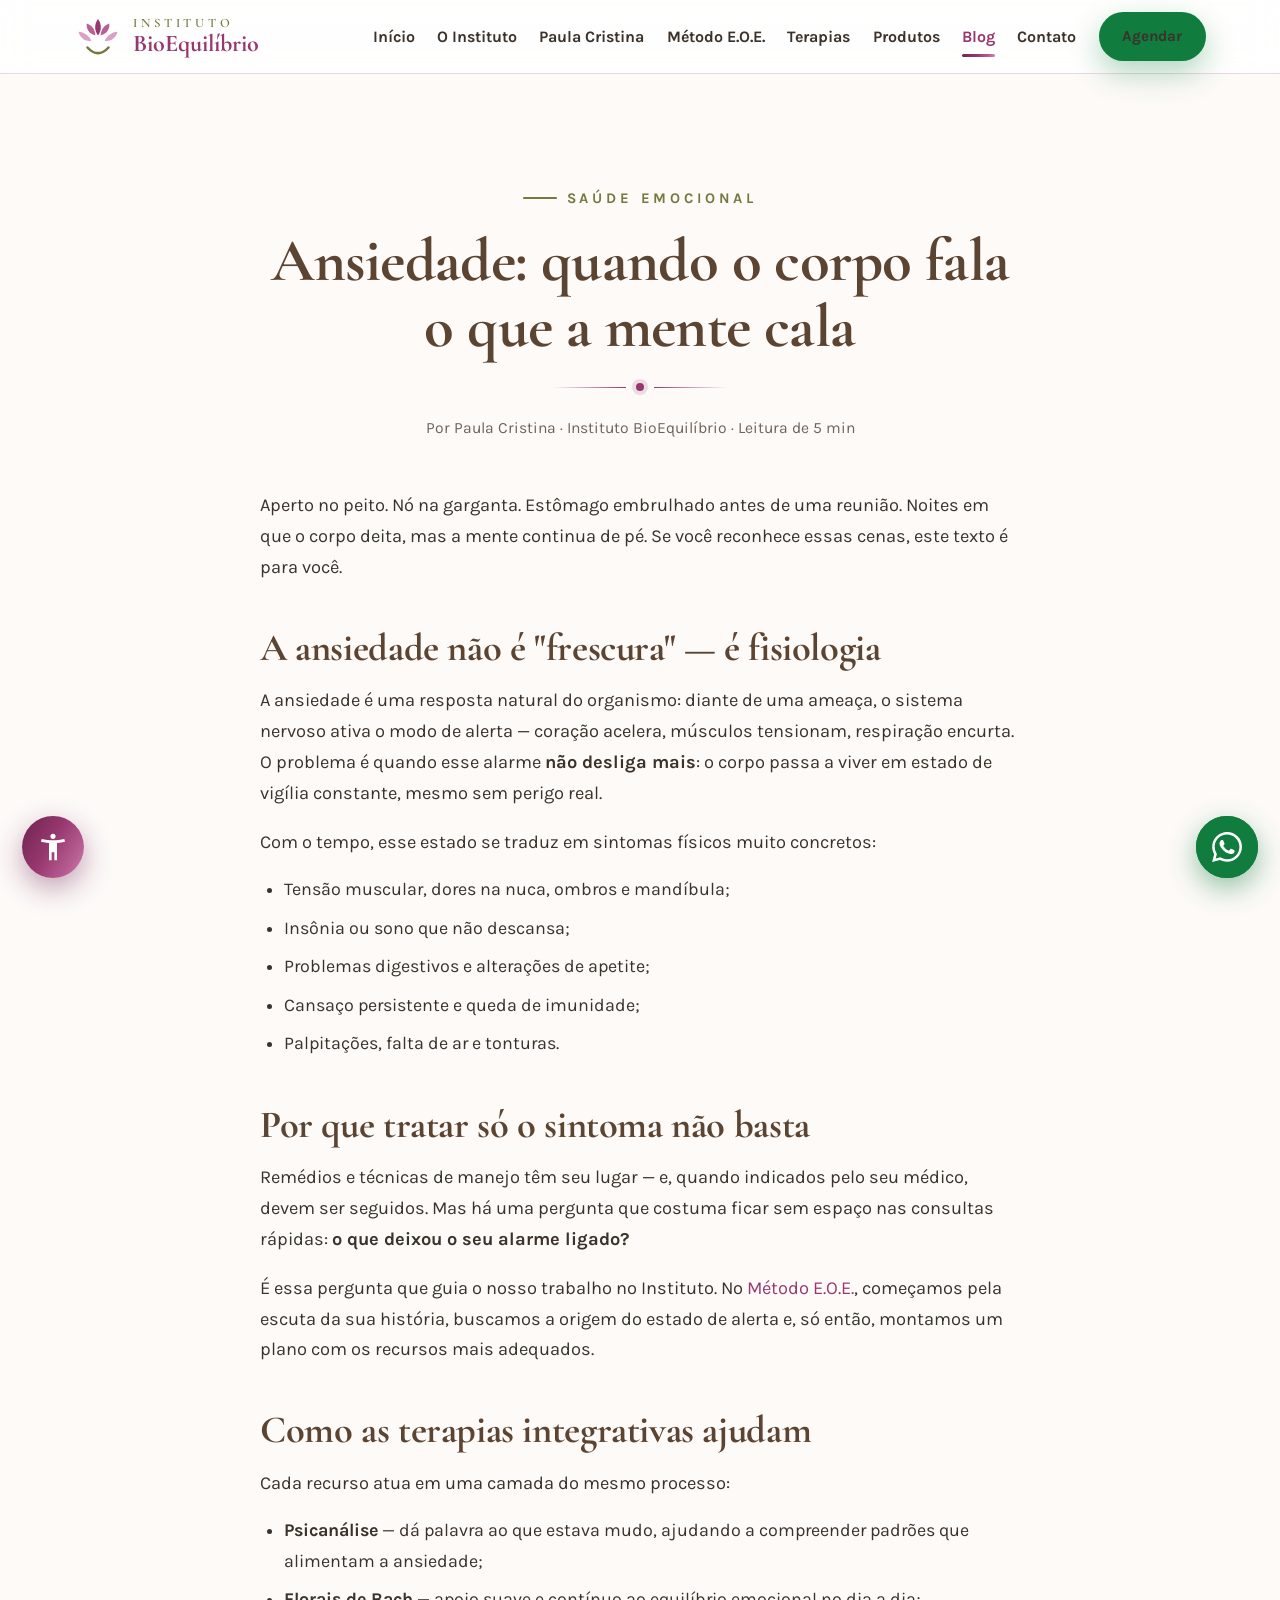
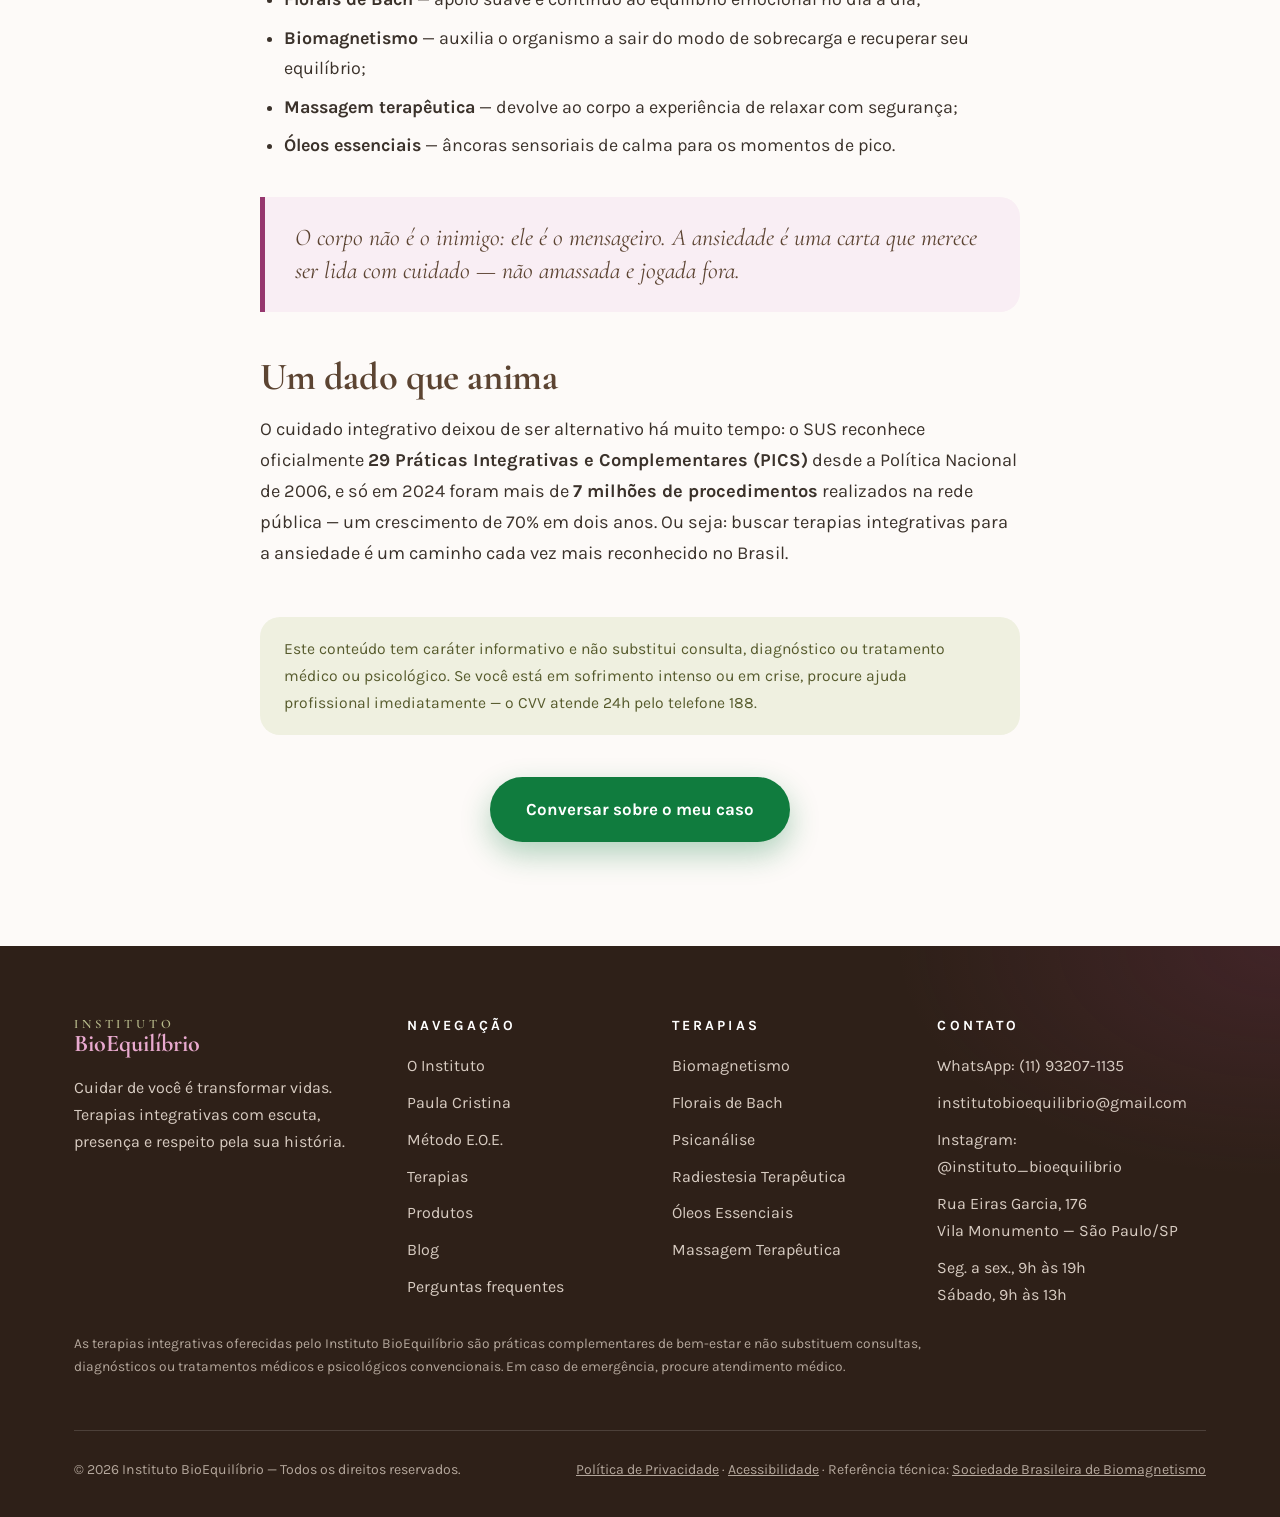
<file: blog/ansiedade-e-o-corpo.html>
<!DOCTYPE html>
<html lang="pt-BR">
<head>
  <meta charset="UTF-8">
  <meta name="viewport" content="width=device-width, initial-scale=1.0">
  <title>Ansiedade: quando o corpo fala o que a mente cala | Blog Instituto BioEquilíbrio</title>
  <meta name="description" content="Sintomas físicos da ansiedade — aperto no peito, insônia, dores — e como as terapias integrativas ajudam a regular o sistema nervoso.">
  <link rel="icon" type="image/jpeg" href="../assets/img/logo.jpg">
  <link rel="preconnect" href="https://fonts.googleapis.com">
  <link rel="preconnect" href="https://fonts.gstatic.com" crossorigin>
  <link href="https://fonts.googleapis.com/css2?family=Cormorant+Garamond:ital,wght@0,500;0,600;0,700;1,500;1,600&family=Karla:ital,wght@0,400;0,700;1,400&display=swap" rel="stylesheet">
  <link rel="stylesheet" href="../assets/css/style.css">
  <!-- Aplica preferências de acessibilidade salvas antes da pintura (evita flash) -->
  <script>
    (function () {
      try {
        var c = localStorage.getItem("bioeq-contraste");
        if (c === "sim" || (!c && window.matchMedia && window.matchMedia("(prefers-contrast: more)").matches)) {
          document.documentElement.setAttribute("data-contraste", "alto");
        }
        var p = parseInt(localStorage.getItem("bioeq-fonte-escala"), 10);
        if (p && p !== 100 && p >= 90 && p <= 130) document.documentElement.style.fontSize = p + "%";
        if (localStorage.getItem("bioeq-links") === "1") document.documentElement.classList.add("a11y-links");
        if (localStorage.getItem("bioeq-parado") === "1") document.documentElement.classList.add("a11y-parado");
      } catch (e) {}
    })();
  </script>
</head>
<body>

  <a class="pular-conteudo" href="#conteudo" accesskey="1">Pular para o conteúdo principal</a>

  <header class="topo">
    <div class="topo__inner">
      <a class="marca" href="../index.html" aria-label="Instituto BioEquilíbrio — página inicial">
        <svg viewBox="0 0 64 56" aria-hidden="true"><path d="M32 4c5 6.5 5 15.5 0 22-5-6.5-5-15.5 0-22z" fill="#96376E"/><path d="M17 10c6.5 2 11 8 11.5 15.5C21 24.5 16 18 17 10z" fill="#B95F94"/><path d="M47 10c-6.5 2-11 8-11.5 15.5C43 24.5 48 18 47 10z" fill="#B95F94"/><path d="M6 21c7.5.5 14 5 17 12-8 1.5-15-4-17-12z" fill="#D9A1C4"/><path d="M58 21c-7.5.5-14 5-17 12 8 1.5 15-4 17-12z" fill="#D9A1C4"/><path d="M18 42c4.5 5 9 7.5 14 7.5S41.5 47 46 42" stroke="#75793E" stroke-width="3.4" stroke-linecap="round" fill="none"/></svg>
        <span class="marca__texto">
          <span class="marca__instituto">Instituto</span>
          <span class="marca__nome">BioEquilíbrio</span>
        </span>
      </a>
      <button class="nav-toggle" aria-label="Abrir menu" aria-expanded="false">
        <svg width="26" height="26" viewBox="0 0 24 24" fill="none" stroke="currentColor" stroke-width="2" stroke-linecap="round"><path d="M3 6h18M3 12h18M3 18h18"/></svg>
      </button>
      <nav class="nav" aria-label="Navegação principal">
        <a href="../index.html">Início</a>
        <a href="../o-instituto.html">O Instituto</a>
        <a href="../paula-cristina.html">Paula Cristina</a>
        <a href="../metodo-eoe.html">Método E.O.E.</a>
        <a href="../terapias.html">Terapias</a>
        <a href="../produtos.html">Produtos</a>
        <a href="../blog.html" class="ativo" aria-current="page">Blog</a>
        <a href="../contato.html">Contato</a>
        <a class="botao botao--whats" href="https://wa.me/5511932071135?text=Ol%C3%A1%2C%20Paula!%20Vim%20pelo%20site%20do%20Instituto%20BioEquil%C3%ADbrio%20e%20gostaria%20de%20agendar%20uma%20avalia%C3%A7%C3%A3o." target="_blank" rel="noopener">Agendar</a>
      </nav>
    </div>
  </header>

  <main id="conteudo">
    <section class="secao">
      <div class="container">
        <article class="artigo">
          <header>
            <span class="eyebrow">Saúde emocional</span>
            <h1>Ansiedade: quando o corpo fala o que a mente cala</h1>
            <div class="ornamento" aria-hidden="true"><span></span></div>
            <p class="meta">Por Paula Cristina · Instituto BioEquilíbrio · Leitura de 5 min</p>
          </header>

          <p>Aperto no peito. Nó na garganta. Estômago embrulhado antes de uma reunião. Noites em que o corpo deita, mas a mente continua de pé. Se você reconhece essas cenas, este texto é para você.</p>

          <h2>A ansiedade não é "frescura" — é fisiologia</h2>
          <p>A ansiedade é uma resposta natural do organismo: diante de uma ameaça, o sistema nervoso ativa o modo de alerta — coração acelera, músculos tensionam, respiração encurta. O problema é quando esse alarme <strong>não desliga mais</strong>: o corpo passa a viver em estado de vigília constante, mesmo sem perigo real.</p>
          <p>Com o tempo, esse estado se traduz em sintomas físicos muito concretos:</p>
          <ul>
            <li>Tensão muscular, dores na nuca, ombros e mandíbula;</li>
            <li>Insônia ou sono que não descansa;</li>
            <li>Problemas digestivos e alterações de apetite;</li>
            <li>Cansaço persistente e queda de imunidade;</li>
            <li>Palpitações, falta de ar e tonturas.</li>
          </ul>

          <h2>Por que tratar só o sintoma não basta</h2>
          <p>Remédios e técnicas de manejo têm seu lugar — e, quando indicados pelo seu médico, devem ser seguidos. Mas há uma pergunta que costuma ficar sem espaço nas consultas rápidas: <strong>o que deixou o seu alarme ligado?</strong></p>
          <p>É essa pergunta que guia o nosso trabalho no Instituto. No <a href="../metodo-eoe.html">Método E.O.E.</a>, começamos pela escuta da sua história, buscamos a origem do estado de alerta e, só então, montamos um plano com os recursos mais adequados.</p>

          <h2>Como as terapias integrativas ajudam</h2>
          <p>Cada recurso atua em uma camada do mesmo processo:</p>
          <ul>
            <li><strong>Psicanálise</strong> — dá palavra ao que estava mudo, ajudando a compreender padrões que alimentam a ansiedade;</li>
            <li><strong>Florais de Bach</strong> — apoio suave e contínuo ao equilíbrio emocional no dia a dia;</li>
            <li><strong>Biomagnetismo</strong> — auxilia o organismo a sair do modo de sobrecarga e recuperar seu equilíbrio;</li>
            <li><strong>Massagem terapêutica</strong> — devolve ao corpo a experiência de relaxar com segurança;</li>
            <li><strong>Óleos essenciais</strong> — âncoras sensoriais de calma para os momentos de pico.</li>
          </ul>

          <blockquote>O corpo não é o inimigo: ele é o mensageiro. A ansiedade é uma carta que merece ser lida com cuidado — não amassada e jogada fora.</blockquote>

          <h2>Um dado que anima</h2>
          <p>O cuidado integrativo deixou de ser alternativo há muito tempo: o SUS reconhece oficialmente <strong>29 Práticas Integrativas e Complementares (PICS)</strong> desde a Política Nacional de 2006, e só em 2024 foram mais de <strong>7 milhões de procedimentos</strong> realizados na rede pública — um crescimento de 70% em dois anos. Ou seja: buscar terapias integrativas para a ansiedade é um caminho cada vez mais reconhecido no Brasil.</p>

          <div class="aviso-artigo">Este conteúdo tem caráter informativo e não substitui consulta, diagnóstico ou tratamento médico ou psicológico. Se você está em sofrimento intenso ou em crise, procure ajuda profissional imediatamente — o CVV atende 24h pelo telefone 188.</div>

          <div style="text-align:center; margin-top:2.6rem;">
            <a class="botao botao--whats" href="https://wa.me/5511932071135?text=Ol%C3%A1%2C%20Paula!%20Li%20o%20artigo%20sobre%20ansiedade%20e%20gostaria%20de%20conversar%20sobre%20o%20meu%20caso." target="_blank" rel="noopener">Conversar sobre o meu caso</a>
          </div>
        </article>
      </div>
    </section>
  </main>

  <footer class="rodape">
    <div class="container">
      <div class="rodape__grid">
        <div class="rodape__sobre">
          <a class="marca" href="../index.html" aria-label="Instituto BioEquilíbrio">
            <span class="marca__texto">
              <span class="marca__instituto">Instituto</span>
              <span class="marca__nome">BioEquilíbrio</span>
            </span>
          </a>
          <p>Cuidar de você é transformar vidas. Terapias integrativas com escuta, presença e respeito pela sua história.</p>
        </div>
        <div>
          <h4>Navegação</h4>
          <ul>
            <li><a href="../o-instituto.html">O Instituto</a></li>
            <li><a href="../paula-cristina.html">Paula Cristina</a></li>
            <li><a href="../metodo-eoe.html">Método E.O.E.</a></li>
            <li><a href="../terapias.html">Terapias</a></li>
            <li><a href="../produtos.html">Produtos</a></li>
            <li><a href="../blog.html">Blog</a></li>
            <li><a href="../faq.html">Perguntas frequentes</a></li>
          </ul>
        </div>
        <div>
          <h4>Terapias</h4>
          <ul>
            <li><a href="../terapias.html#biomagnetismo">Biomagnetismo</a></li>
            <li><a href="../terapias.html#florais">Florais de Bach</a></li>
            <li><a href="../terapias.html#psicanalise">Psicanálise</a></li>
            <li><a href="../terapias.html#radiestesia">Radiestesia Terapêutica</a></li>
            <li><a href="../terapias.html#oleos">Óleos Essenciais</a></li>
            <li><a href="../terapias.html#massagem">Massagem Terapêutica</a></li>
          </ul>
        </div>
        <div>
          <h4>Contato</h4>
          <ul>
            <li><a href="https://wa.me/5511932071135" target="_blank" rel="noopener">WhatsApp: (11) 93207-1135</a></li>
            <li><a href="mailto:institutobioequilibrio@gmail.com">institutobioequilibrio@gmail.com</a></li>
            <li><a href="https://www.instagram.com/instituto_bioequilibrio" target="_blank" rel="noopener">Instagram: @instituto_bioequilibrio</a></li>
            <li>Rua Eiras Garcia, 176<br>Vila Monumento — São Paulo/SP</li>
            <li>Seg. a sex., 9h às 19h<br>Sábado, 9h às 13h</li>
          </ul>
        </div>
      </div>
      <p class="aviso">As terapias integrativas oferecidas pelo Instituto BioEquilíbrio são práticas complementares de bem-estar e não substituem consultas, diagnósticos ou tratamentos médicos e psicológicos convencionais. Em caso de emergência, procure atendimento médico.</p>
      <div class="rodape__base">
        <span>© <span data-ano>2026</span> Instituto BioEquilíbrio — Todos os direitos reservados.</span>
        <span><a href="../politica-de-privacidade.html">Política de Privacidade</a> · <a href="../acessibilidade.html">Acessibilidade</a> · Referência técnica: <a href="https://www.sbbiomagnetismo.com/" target="_blank" rel="noopener">Sociedade Brasileira de Biomagnetismo</a></span>
      </div>
    </div>
  </footer>

  <!-- Balão flutuante de acessibilidade (padrão eMAG): fonte, contraste, links, animações -->
  <div class="acess-flutuante">
    <button type="button" class="acess-flutuante__botao" data-acess-toggle accesskey="4" aria-expanded="false" aria-controls="acessPainel" aria-label="Opções de acessibilidade">
      <svg viewBox="0 0 24 24" fill="currentColor" aria-hidden="true"><path d="M12 6c1.1 0 2-.9 2-2s-.9-2-2-2-2 .9-2 2 .9 2 2 2zm8.5 0c-2.61.7-5.67 1-8.5 1s-5.89-.3-8.5-1L3 8c1.86.5 4 .83 6 1v13h2v-6h2v6h2V9c2-.17 4.14-.5 6-1l-.5-2z"/></svg>
    </button>
    <div class="acess-flutuante__painel" id="acessPainel" role="group" aria-label="Ferramentas de acessibilidade" hidden>
      <p class="acess-flutuante__titulo">Acessibilidade</p>
      <div class="acess-flutuante__linha">
        <button type="button" data-fonte="menor" aria-label="Diminuir tamanho do texto">A&#8722;</button>
        <span class="escala-fonte" data-escala aria-live="polite">100%</span>
        <button type="button" data-fonte="maior" aria-label="Aumentar tamanho do texto">A+</button>
      </div>
      <button type="button" data-contraste aria-pressed="false">Alto contraste</button>
      <button type="button" data-links aria-pressed="false">Destacar links</button>
      <button type="button" data-animacoes aria-pressed="false">Pausar animações</button>
      <button type="button" data-restaurar>Restaurar padrão</button>
      <a href="../acessibilidade.html">Declaração de acessibilidade</a>
    </div>
  </div>

  <a class="whats-flutuante" href="https://wa.me/5511932071135?text=Ol%C3%A1%2C%20Paula!%20Vim%20pelo%20site%20do%20Instituto%20BioEquil%C3%ADbrio%20e%20gostaria%20de%20agendar%20uma%20avalia%C3%A7%C3%A3o." target="_blank" rel="noopener" aria-label="Conversar pelo WhatsApp">
    <svg width="30" height="30" viewBox="0 0 24 24" fill="currentColor" aria-hidden="true"><path d="M17.472 14.382c-.297-.149-1.758-.867-2.03-.967-.273-.099-.471-.148-.67.15-.197.297-.767.966-.94 1.164-.173.199-.347.223-.644.075-.297-.15-1.255-.463-2.39-1.475-.883-.788-1.48-1.761-1.653-2.059-.173-.297-.018-.458.13-.606.134-.133.297-.347.446-.52.149-.174.198-.298.297-.497.1-.198.05-.371-.025-.52-.075-.149-.669-1.612-.916-2.207-.242-.579-.487-.5-.669-.51-.173-.008-.371-.01-.57-.01-.198 0-.52.074-.792.372-.272.297-1.04 1.016-1.04 2.479 0 1.462 1.065 2.875 1.213 3.074.149.198 2.096 3.2 5.077 4.487.709.306 1.262.489 1.694.625.712.227 1.36.195 1.871.118.571-.085 1.758-.719 2.006-1.413.248-.694.248-1.289.173-1.413-.074-.124-.272-.198-.57-.347m-5.421 7.403h-.004a9.87 9.87 0 01-5.031-1.378l-.361-.214-3.741.982.998-3.648-.235-.374a9.86 9.86 0 01-1.51-5.26c.001-5.45 4.436-9.884 9.888-9.884 2.64 0 5.122 1.03 6.988 2.898a9.825 9.825 0 012.893 6.994c-.003 5.45-4.437 9.884-9.885 9.884m8.413-18.297A11.815 11.815 0 0012.05 0C5.495 0 .16 5.335.157 11.892c0 2.096.547 4.142 1.588 5.945L.057 24l6.305-1.654a11.882 11.882 0 005.683 1.448h.005c6.554 0 11.89-5.335 11.893-11.893a11.821 11.821 0 00-3.48-8.413z"/></svg>
  </a>

  <!-- VLibras: tradução automática para Língua Brasileira de Sinais (widget oficial gov.br) -->
  <div vw class="enabled">
    <div vw-access-button class="active"></div>
    <div vw-plugin-wrapper><div class="vw-plugin-top-wrapper"></div></div>
  </div>
  <script>
    window.addEventListener("load", function () {
      var s = document.createElement("script");
      s.src = "https://vlibras.gov.br/app/vlibras-plugin.js";
      s.onload = function () { try { new window.VLibras.Widget("https://vlibras.gov.br/app"); } catch (e) {} };
      document.body.appendChild(s);
    });
  </script>
  <script src="../assets/js/main.js"></script>
</body>
</html>
</file>
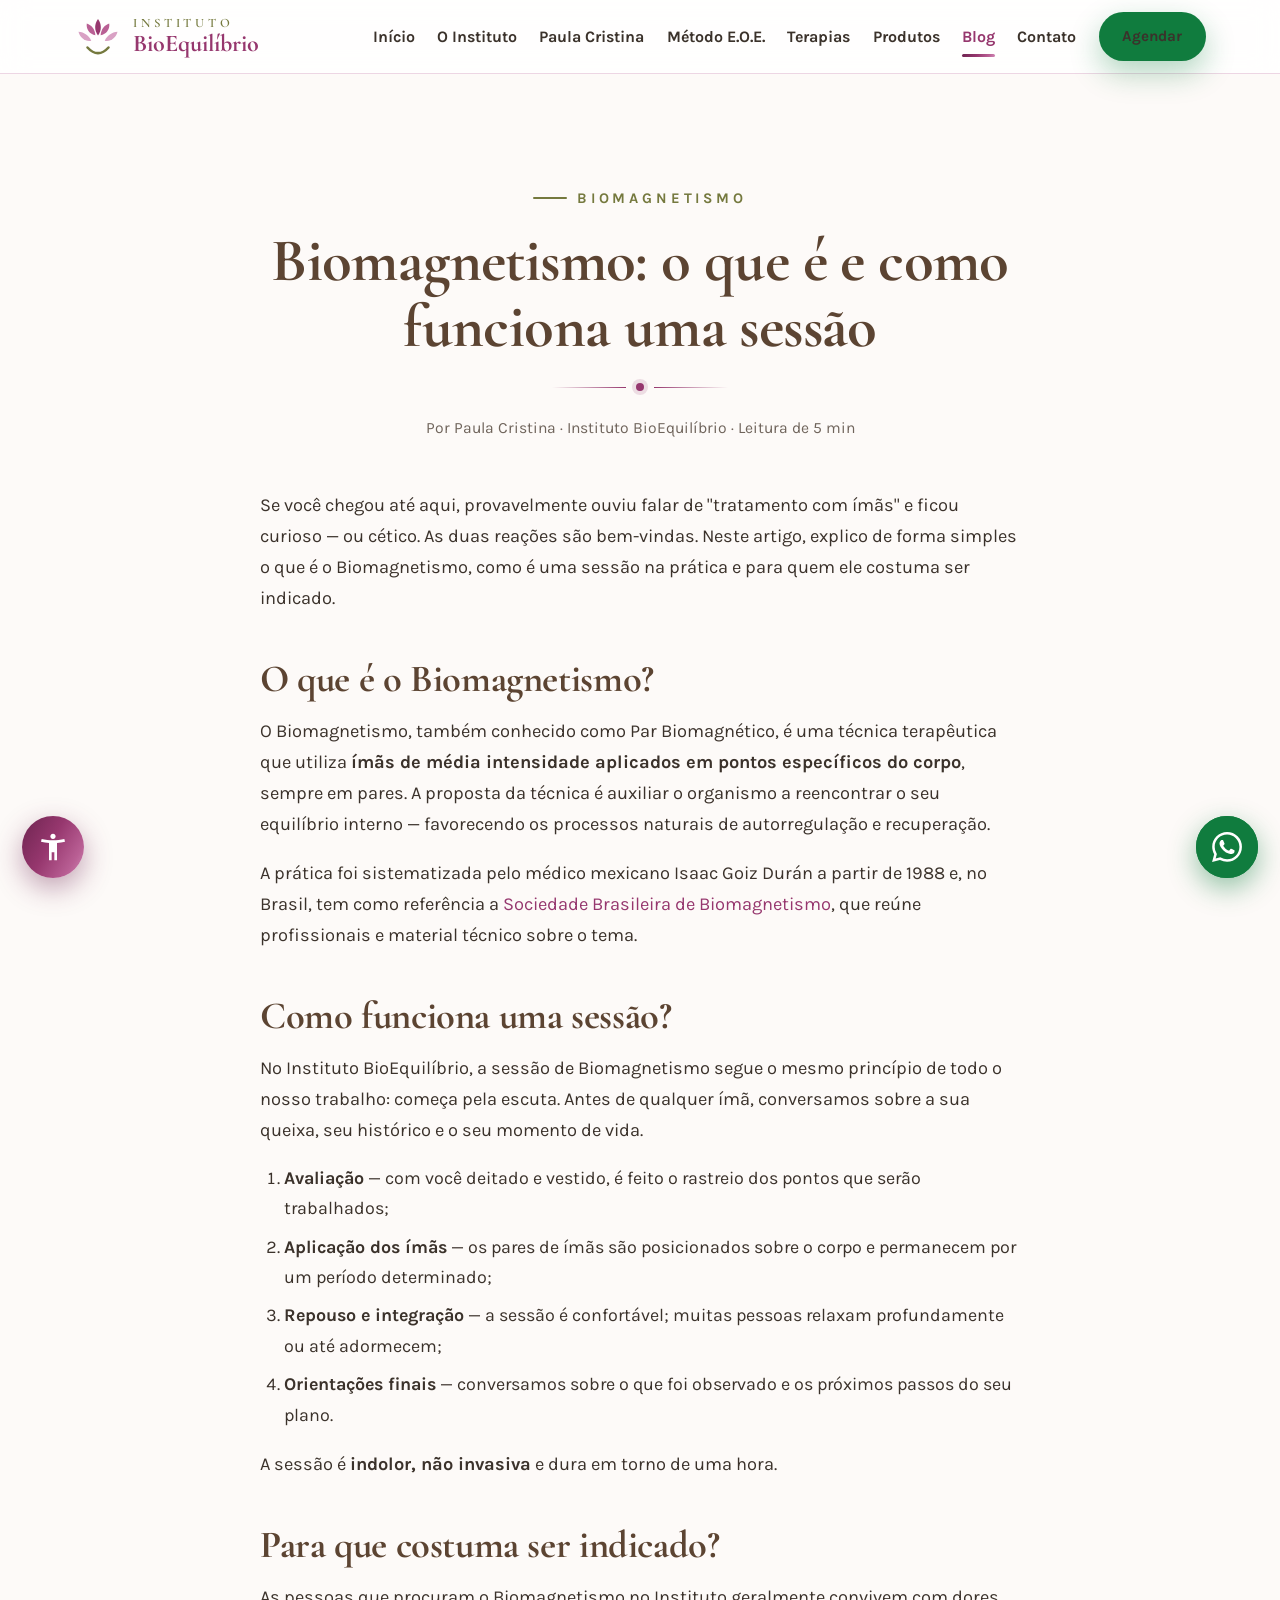
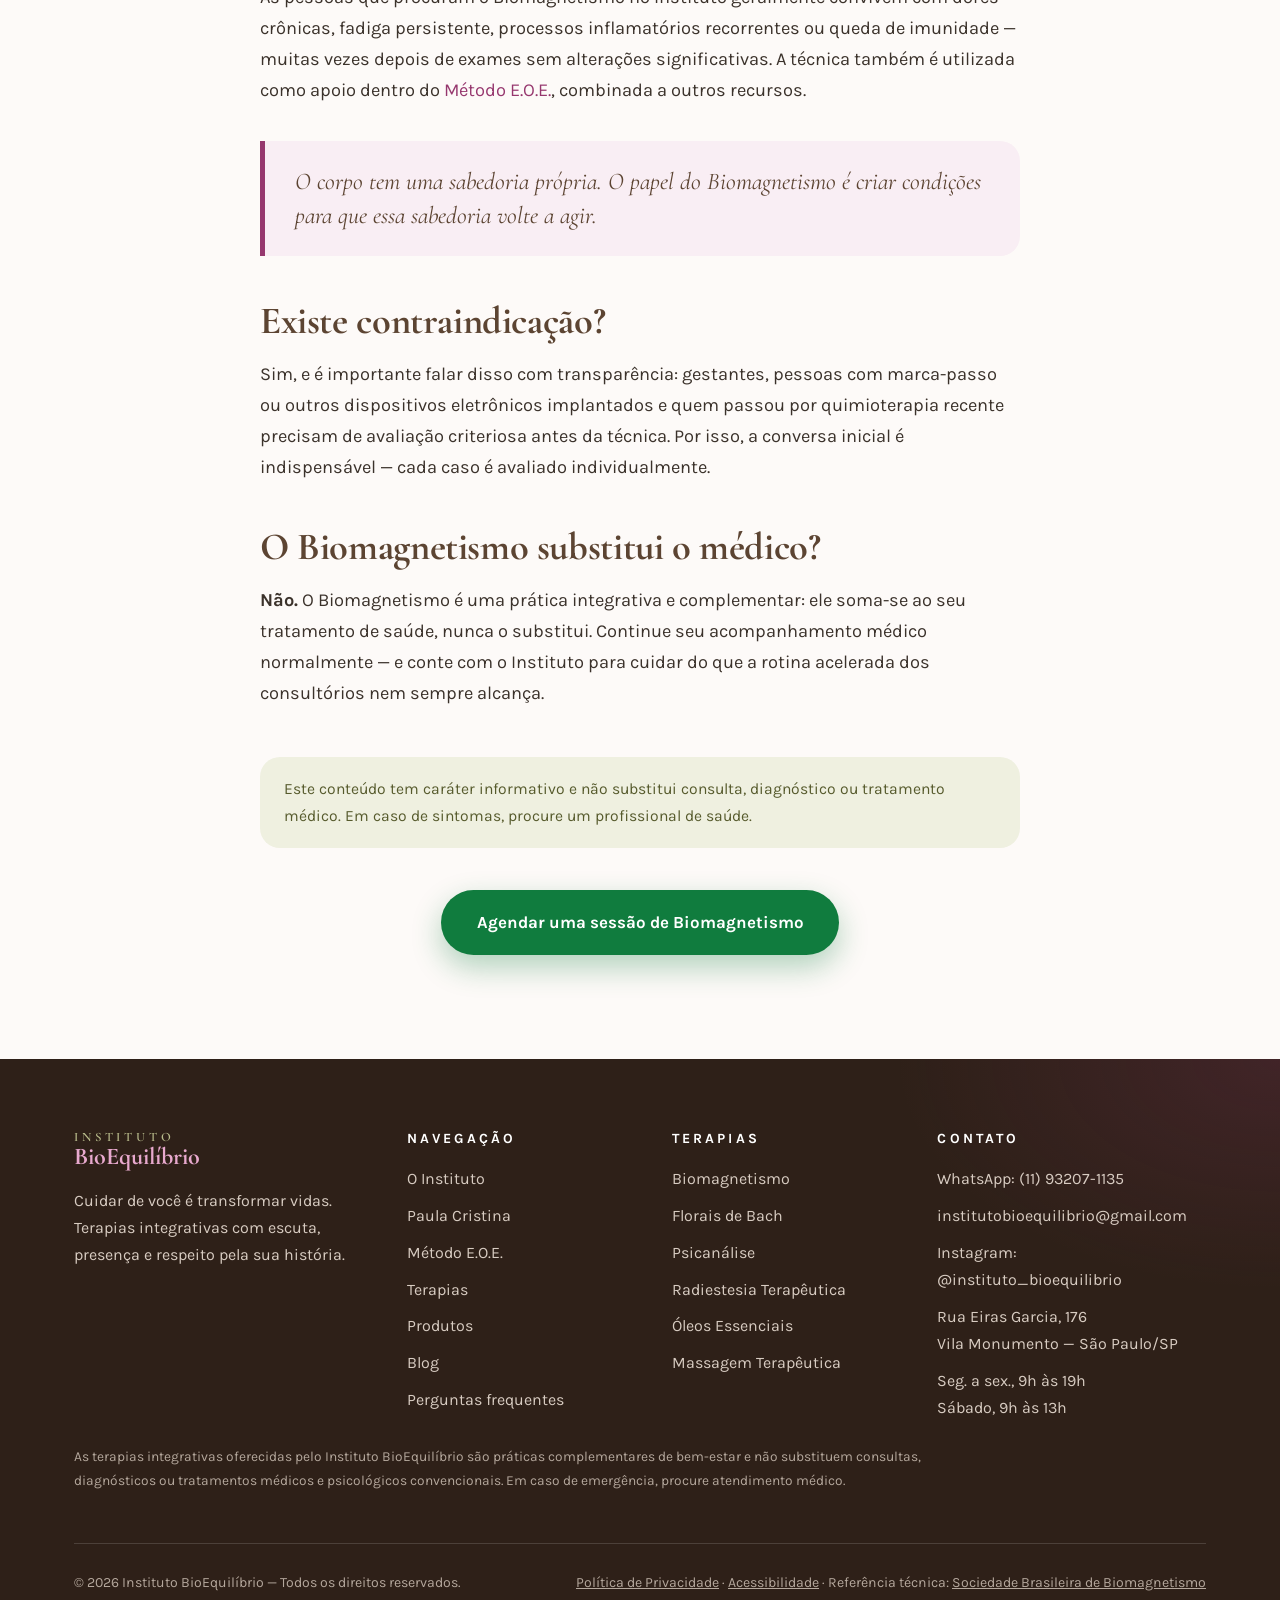
<file: blog/biomagnetismo-o-que-e.html>
<!DOCTYPE html>
<html lang="pt-BR">
<head>
  <meta charset="UTF-8">
  <meta name="viewport" content="width=device-width, initial-scale=1.0">
  <title>Biomagnetismo: o que é e como funciona uma sessão | Blog Instituto BioEquilíbrio</title>
  <meta name="description" content="Entenda o que é o Biomagnetismo (Par Biomagnético), como funciona uma sessão com ímãs, para que é indicado e o que esperar do tratamento.">
  <link rel="icon" type="image/jpeg" href="../assets/img/logo.jpg">
  <link rel="preconnect" href="https://fonts.googleapis.com">
  <link rel="preconnect" href="https://fonts.gstatic.com" crossorigin>
  <link href="https://fonts.googleapis.com/css2?family=Cormorant+Garamond:ital,wght@0,500;0,600;0,700;1,500;1,600&family=Karla:ital,wght@0,400;0,700;1,400&display=swap" rel="stylesheet">
  <link rel="stylesheet" href="../assets/css/style.css">
  <!-- Aplica preferências de acessibilidade salvas antes da pintura (evita flash) -->
  <script>
    (function () {
      try {
        var c = localStorage.getItem("bioeq-contraste");
        if (c === "sim" || (!c && window.matchMedia && window.matchMedia("(prefers-contrast: more)").matches)) {
          document.documentElement.setAttribute("data-contraste", "alto");
        }
        var p = parseInt(localStorage.getItem("bioeq-fonte-escala"), 10);
        if (p && p !== 100 && p >= 90 && p <= 130) document.documentElement.style.fontSize = p + "%";
        if (localStorage.getItem("bioeq-links") === "1") document.documentElement.classList.add("a11y-links");
        if (localStorage.getItem("bioeq-parado") === "1") document.documentElement.classList.add("a11y-parado");
      } catch (e) {}
    })();
  </script>
</head>
<body>

  <a class="pular-conteudo" href="#conteudo" accesskey="1">Pular para o conteúdo principal</a>

  <header class="topo">
    <div class="topo__inner">
      <a class="marca" href="../index.html" aria-label="Instituto BioEquilíbrio — página inicial">
        <svg viewBox="0 0 64 56" aria-hidden="true"><path d="M32 4c5 6.5 5 15.5 0 22-5-6.5-5-15.5 0-22z" fill="#96376E"/><path d="M17 10c6.5 2 11 8 11.5 15.5C21 24.5 16 18 17 10z" fill="#B95F94"/><path d="M47 10c-6.5 2-11 8-11.5 15.5C43 24.5 48 18 47 10z" fill="#B95F94"/><path d="M6 21c7.5.5 14 5 17 12-8 1.5-15-4-17-12z" fill="#D9A1C4"/><path d="M58 21c-7.5.5-14 5-17 12 8 1.5 15-4 17-12z" fill="#D9A1C4"/><path d="M18 42c4.5 5 9 7.5 14 7.5S41.5 47 46 42" stroke="#75793E" stroke-width="3.4" stroke-linecap="round" fill="none"/></svg>
        <span class="marca__texto">
          <span class="marca__instituto">Instituto</span>
          <span class="marca__nome">BioEquilíbrio</span>
        </span>
      </a>
      <button class="nav-toggle" aria-label="Abrir menu" aria-expanded="false">
        <svg width="26" height="26" viewBox="0 0 24 24" fill="none" stroke="currentColor" stroke-width="2" stroke-linecap="round"><path d="M3 6h18M3 12h18M3 18h18"/></svg>
      </button>
      <nav class="nav" aria-label="Navegação principal">
        <a href="../index.html">Início</a>
        <a href="../o-instituto.html">O Instituto</a>
        <a href="../paula-cristina.html">Paula Cristina</a>
        <a href="../metodo-eoe.html">Método E.O.E.</a>
        <a href="../terapias.html">Terapias</a>
        <a href="../produtos.html">Produtos</a>
        <a href="../blog.html" class="ativo" aria-current="page">Blog</a>
        <a href="../contato.html">Contato</a>
        <a class="botao botao--whats" href="https://wa.me/5511932071135?text=Ol%C3%A1%2C%20Paula!%20Vim%20pelo%20site%20do%20Instituto%20BioEquil%C3%ADbrio%20e%20gostaria%20de%20agendar%20uma%20avalia%C3%A7%C3%A3o." target="_blank" rel="noopener">Agendar</a>
      </nav>
    </div>
  </header>

  <main id="conteudo">
    <section class="secao">
      <div class="container">
        <article class="artigo">
          <header>
            <span class="eyebrow">Biomagnetismo</span>
            <h1>Biomagnetismo: o que é e como funciona uma sessão</h1>
            <div class="ornamento" aria-hidden="true"><span></span></div>
            <p class="meta">Por Paula Cristina · Instituto BioEquilíbrio · Leitura de 5 min</p>
          </header>

          <p>Se você chegou até aqui, provavelmente ouviu falar de "tratamento com ímãs" e ficou curioso — ou cético. As duas reações são bem-vindas. Neste artigo, explico de forma simples o que é o Biomagnetismo, como é uma sessão na prática e para quem ele costuma ser indicado.</p>

          <h2>O que é o Biomagnetismo?</h2>
          <p>O Biomagnetismo, também conhecido como Par Biomagnético, é uma técnica terapêutica que utiliza <strong>ímãs de média intensidade aplicados em pontos específicos do corpo</strong>, sempre em pares. A proposta da técnica é auxiliar o organismo a reencontrar o seu equilíbrio interno — favorecendo os processos naturais de autorregulação e recuperação.</p>
          <p>A prática foi sistematizada pelo médico mexicano Isaac Goiz Durán a partir de 1988 e, no Brasil, tem como referência a <a href="https://www.sbbiomagnetismo.com/" target="_blank" rel="noopener">Sociedade Brasileira de Biomagnetismo</a>, que reúne profissionais e material técnico sobre o tema.</p>

          <h2>Como funciona uma sessão?</h2>
          <p>No Instituto BioEquilíbrio, a sessão de Biomagnetismo segue o mesmo princípio de todo o nosso trabalho: começa pela escuta. Antes de qualquer ímã, conversamos sobre a sua queixa, seu histórico e o seu momento de vida.</p>
          <ol>
            <li><strong>Avaliação</strong> — com você deitado e vestido, é feito o rastreio dos pontos que serão trabalhados;</li>
            <li><strong>Aplicação dos ímãs</strong> — os pares de ímãs são posicionados sobre o corpo e permanecem por um período determinado;</li>
            <li><strong>Repouso e integração</strong> — a sessão é confortável; muitas pessoas relaxam profundamente ou até adormecem;</li>
            <li><strong>Orientações finais</strong> — conversamos sobre o que foi observado e os próximos passos do seu plano.</li>
          </ol>
          <p>A sessão é <strong>indolor, não invasiva</strong> e dura em torno de uma hora.</p>

          <h2>Para que costuma ser indicado?</h2>
          <p>As pessoas que procuram o Biomagnetismo no Instituto geralmente convivem com dores crônicas, fadiga persistente, processos inflamatórios recorrentes ou queda de imunidade — muitas vezes depois de exames sem alterações significativas. A técnica também é utilizada como apoio dentro do <a href="../metodo-eoe.html">Método E.O.E.</a>, combinada a outros recursos.</p>

          <blockquote>O corpo tem uma sabedoria própria. O papel do Biomagnetismo é criar condições para que essa sabedoria volte a agir.</blockquote>

          <h2>Existe contraindicação?</h2>
          <p>Sim, e é importante falar disso com transparência: gestantes, pessoas com marca-passo ou outros dispositivos eletrônicos implantados e quem passou por quimioterapia recente precisam de avaliação criteriosa antes da técnica. Por isso, a conversa inicial é indispensável — cada caso é avaliado individualmente.</p>

          <h2>O Biomagnetismo substitui o médico?</h2>
          <p><strong>Não.</strong> O Biomagnetismo é uma prática integrativa e complementar: ele soma-se ao seu tratamento de saúde, nunca o substitui. Continue seu acompanhamento médico normalmente — e conte com o Instituto para cuidar do que a rotina acelerada dos consultórios nem sempre alcança.</p>

          <div class="aviso-artigo">Este conteúdo tem caráter informativo e não substitui consulta, diagnóstico ou tratamento médico. Em caso de sintomas, procure um profissional de saúde.</div>

          <div style="text-align:center; margin-top:2.6rem;">
            <a class="botao botao--whats" href="https://wa.me/5511932071135?text=Ol%C3%A1%2C%20Paula!%20Li%20o%20artigo%20sobre%20Biomagnetismo%20e%20gostaria%20de%20agendar%20uma%20sess%C3%A3o." target="_blank" rel="noopener">Agendar uma sessão de Biomagnetismo</a>
          </div>
        </article>
      </div>
    </section>
  </main>

  <footer class="rodape">
    <div class="container">
      <div class="rodape__grid">
        <div class="rodape__sobre">
          <a class="marca" href="../index.html" aria-label="Instituto BioEquilíbrio">
            <span class="marca__texto">
              <span class="marca__instituto">Instituto</span>
              <span class="marca__nome">BioEquilíbrio</span>
            </span>
          </a>
          <p>Cuidar de você é transformar vidas. Terapias integrativas com escuta, presença e respeito pela sua história.</p>
        </div>
        <div>
          <h4>Navegação</h4>
          <ul>
            <li><a href="../o-instituto.html">O Instituto</a></li>
            <li><a href="../paula-cristina.html">Paula Cristina</a></li>
            <li><a href="../metodo-eoe.html">Método E.O.E.</a></li>
            <li><a href="../terapias.html">Terapias</a></li>
            <li><a href="../produtos.html">Produtos</a></li>
            <li><a href="../blog.html">Blog</a></li>
            <li><a href="../faq.html">Perguntas frequentes</a></li>
          </ul>
        </div>
        <div>
          <h4>Terapias</h4>
          <ul>
            <li><a href="../terapias.html#biomagnetismo">Biomagnetismo</a></li>
            <li><a href="../terapias.html#florais">Florais de Bach</a></li>
            <li><a href="../terapias.html#psicanalise">Psicanálise</a></li>
            <li><a href="../terapias.html#radiestesia">Radiestesia Terapêutica</a></li>
            <li><a href="../terapias.html#oleos">Óleos Essenciais</a></li>
            <li><a href="../terapias.html#massagem">Massagem Terapêutica</a></li>
          </ul>
        </div>
        <div>
          <h4>Contato</h4>
          <ul>
            <li><a href="https://wa.me/5511932071135" target="_blank" rel="noopener">WhatsApp: (11) 93207-1135</a></li>
            <li><a href="mailto:institutobioequilibrio@gmail.com">institutobioequilibrio@gmail.com</a></li>
            <li><a href="https://www.instagram.com/instituto_bioequilibrio" target="_blank" rel="noopener">Instagram: @instituto_bioequilibrio</a></li>
            <li>Rua Eiras Garcia, 176<br>Vila Monumento — São Paulo/SP</li>
            <li>Seg. a sex., 9h às 19h<br>Sábado, 9h às 13h</li>
          </ul>
        </div>
      </div>
      <p class="aviso">As terapias integrativas oferecidas pelo Instituto BioEquilíbrio são práticas complementares de bem-estar e não substituem consultas, diagnósticos ou tratamentos médicos e psicológicos convencionais. Em caso de emergência, procure atendimento médico.</p>
      <div class="rodape__base">
        <span>© <span data-ano>2026</span> Instituto BioEquilíbrio — Todos os direitos reservados.</span>
        <span><a href="../politica-de-privacidade.html">Política de Privacidade</a> · <a href="../acessibilidade.html">Acessibilidade</a> · Referência técnica: <a href="https://www.sbbiomagnetismo.com/" target="_blank" rel="noopener">Sociedade Brasileira de Biomagnetismo</a></span>
      </div>
    </div>
  </footer>

  <!-- Balão flutuante de acessibilidade (padrão eMAG): fonte, contraste, links, animações -->
  <div class="acess-flutuante">
    <button type="button" class="acess-flutuante__botao" data-acess-toggle accesskey="4" aria-expanded="false" aria-controls="acessPainel" aria-label="Opções de acessibilidade">
      <svg viewBox="0 0 24 24" fill="currentColor" aria-hidden="true"><path d="M12 6c1.1 0 2-.9 2-2s-.9-2-2-2-2 .9-2 2 .9 2 2 2zm8.5 0c-2.61.7-5.67 1-8.5 1s-5.89-.3-8.5-1L3 8c1.86.5 4 .83 6 1v13h2v-6h2v6h2V9c2-.17 4.14-.5 6-1l-.5-2z"/></svg>
    </button>
    <div class="acess-flutuante__painel" id="acessPainel" role="group" aria-label="Ferramentas de acessibilidade" hidden>
      <p class="acess-flutuante__titulo">Acessibilidade</p>
      <div class="acess-flutuante__linha">
        <button type="button" data-fonte="menor" aria-label="Diminuir tamanho do texto">A&#8722;</button>
        <span class="escala-fonte" data-escala aria-live="polite">100%</span>
        <button type="button" data-fonte="maior" aria-label="Aumentar tamanho do texto">A+</button>
      </div>
      <button type="button" data-contraste aria-pressed="false">Alto contraste</button>
      <button type="button" data-links aria-pressed="false">Destacar links</button>
      <button type="button" data-animacoes aria-pressed="false">Pausar animações</button>
      <button type="button" data-restaurar>Restaurar padrão</button>
      <a href="../acessibilidade.html">Declaração de acessibilidade</a>
    </div>
  </div>

  <a class="whats-flutuante" href="https://wa.me/5511932071135?text=Ol%C3%A1%2C%20Paula!%20Vim%20pelo%20site%20do%20Instituto%20BioEquil%C3%ADbrio%20e%20gostaria%20de%20agendar%20uma%20avalia%C3%A7%C3%A3o." target="_blank" rel="noopener" aria-label="Conversar pelo WhatsApp">
    <svg width="30" height="30" viewBox="0 0 24 24" fill="currentColor" aria-hidden="true"><path d="M17.472 14.382c-.297-.149-1.758-.867-2.03-.967-.273-.099-.471-.148-.67.15-.197.297-.767.966-.94 1.164-.173.199-.347.223-.644.075-.297-.15-1.255-.463-2.39-1.475-.883-.788-1.48-1.761-1.653-2.059-.173-.297-.018-.458.13-.606.134-.133.297-.347.446-.52.149-.174.198-.298.297-.497.1-.198.05-.371-.025-.52-.075-.149-.669-1.612-.916-2.207-.242-.579-.487-.5-.669-.51-.173-.008-.371-.01-.57-.01-.198 0-.52.074-.792.372-.272.297-1.04 1.016-1.04 2.479 0 1.462 1.065 2.875 1.213 3.074.149.198 2.096 3.2 5.077 4.487.709.306 1.262.489 1.694.625.712.227 1.36.195 1.871.118.571-.085 1.758-.719 2.006-1.413.248-.694.248-1.289.173-1.413-.074-.124-.272-.198-.57-.347m-5.421 7.403h-.004a9.87 9.87 0 01-5.031-1.378l-.361-.214-3.741.982.998-3.648-.235-.374a9.86 9.86 0 01-1.51-5.26c.001-5.45 4.436-9.884 9.888-9.884 2.64 0 5.122 1.03 6.988 2.898a9.825 9.825 0 012.893 6.994c-.003 5.45-4.437 9.884-9.885 9.884m8.413-18.297A11.815 11.815 0 0012.05 0C5.495 0 .16 5.335.157 11.892c0 2.096.547 4.142 1.588 5.945L.057 24l6.305-1.654a11.882 11.882 0 005.683 1.448h.005c6.554 0 11.89-5.335 11.893-11.893a11.821 11.821 0 00-3.48-8.413z"/></svg>
  </a>

  <!-- VLibras: tradução automática para Língua Brasileira de Sinais (widget oficial gov.br) -->
  <div vw class="enabled">
    <div vw-access-button class="active"></div>
    <div vw-plugin-wrapper><div class="vw-plugin-top-wrapper"></div></div>
  </div>
  <script>
    window.addEventListener("load", function () {
      var s = document.createElement("script");
      s.src = "https://vlibras.gov.br/app/vlibras-plugin.js";
      s.onload = function () { try { new window.VLibras.Widget("https://vlibras.gov.br/app"); } catch (e) {} };
      document.body.appendChild(s);
    });
  </script>
  <script src="../assets/js/main.js"></script>
</body>
</html>
</file>
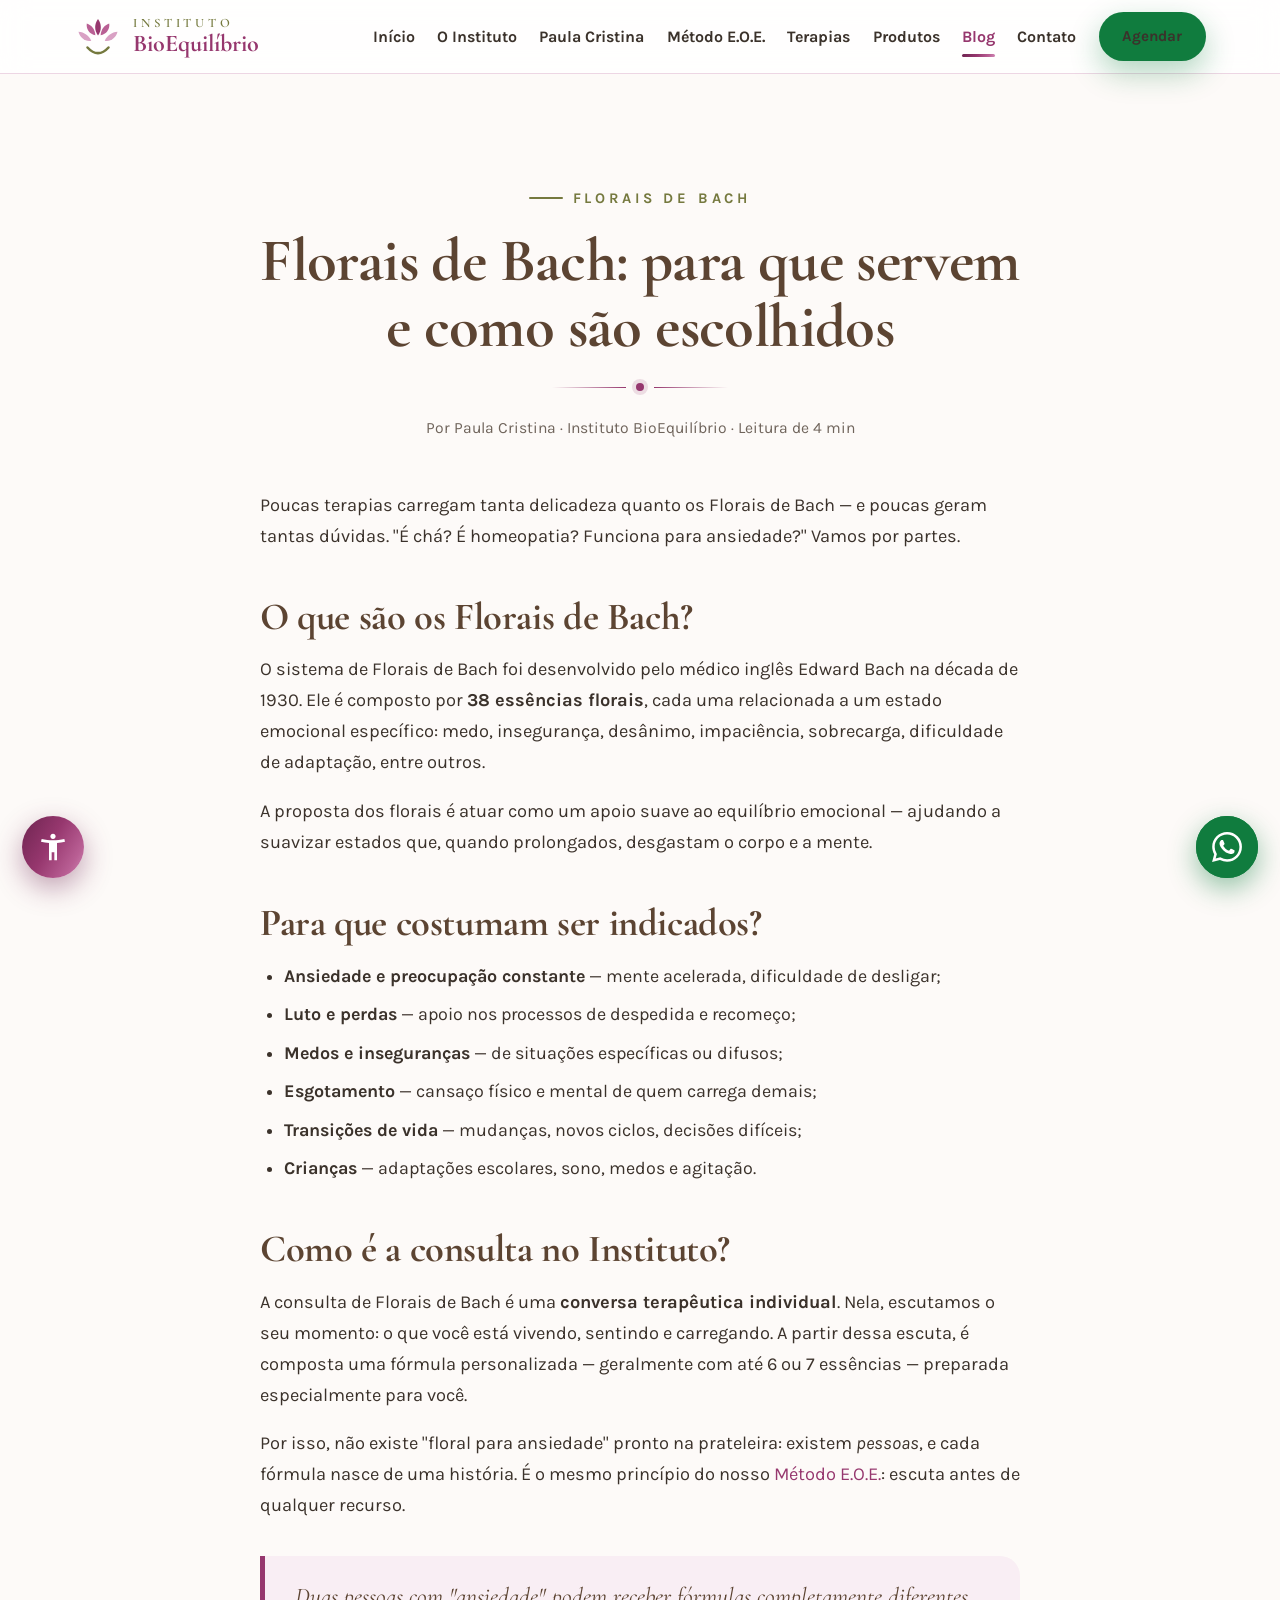
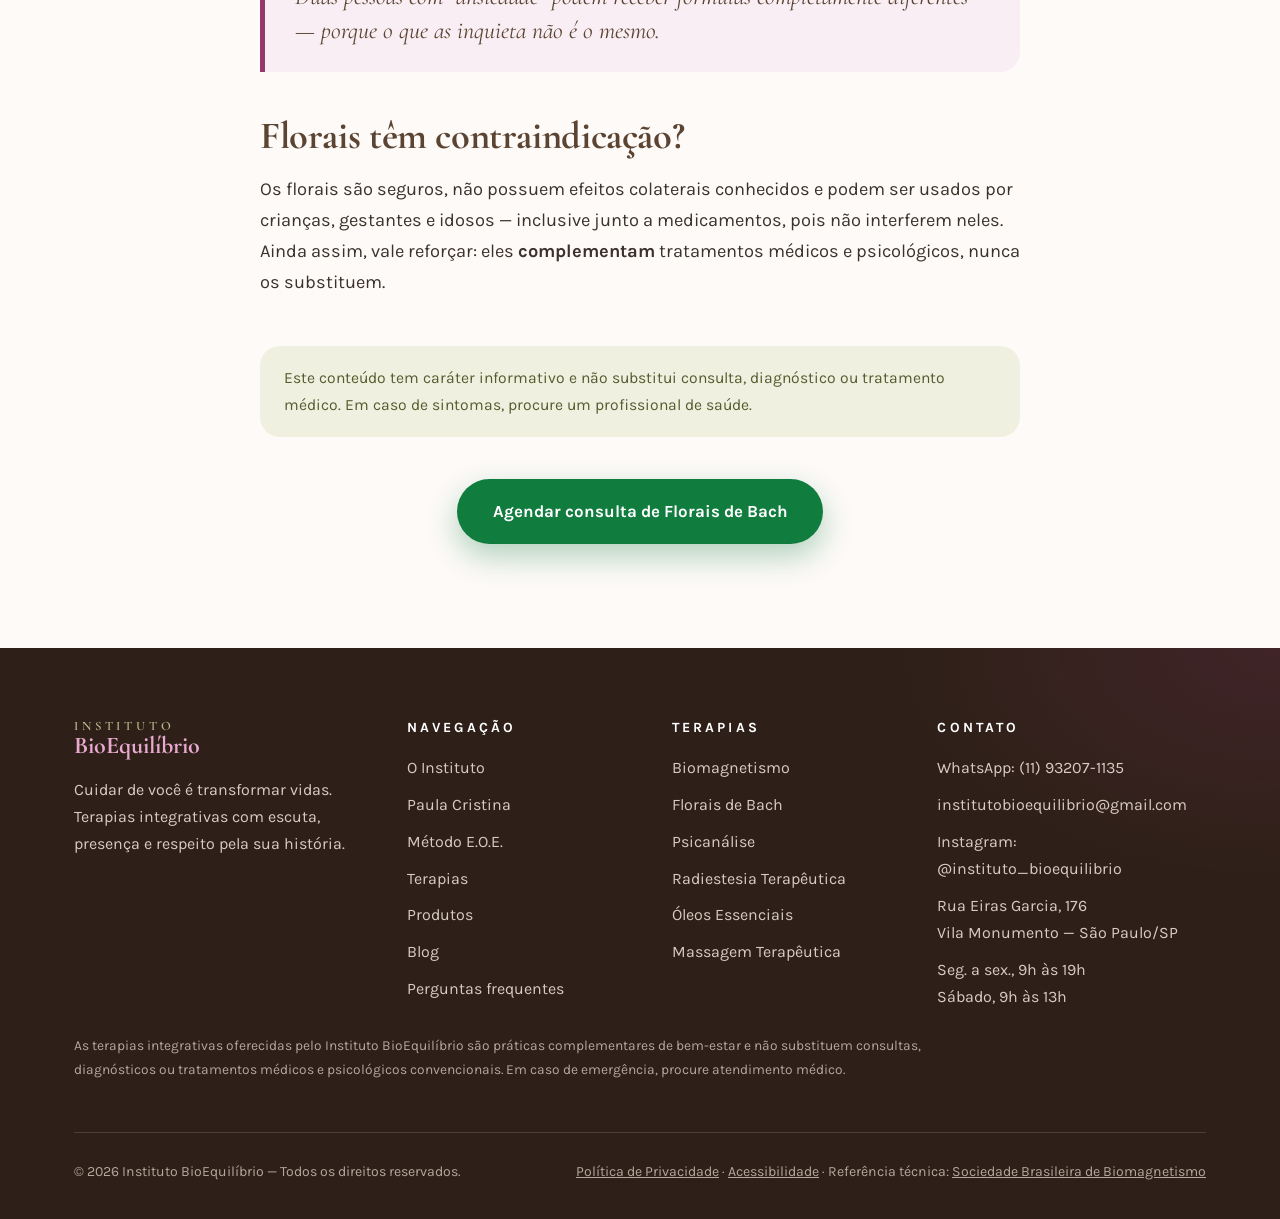
<file: blog/florais-de-bach-para-que-servem.html>
<!DOCTYPE html>
<html lang="pt-BR">
<head>
  <meta charset="UTF-8">
  <meta name="viewport" content="width=device-width, initial-scale=1.0">
  <title>Florais de Bach: para que servem e como são escolhidos | Blog Instituto BioEquilíbrio</title>
  <meta name="description" content="Conheça os Florais de Bach: o que são as 38 essências, para que servem, como é a consulta e por que a fórmula é sempre personalizada.">
  <link rel="icon" type="image/jpeg" href="../assets/img/logo.jpg">
  <link rel="preconnect" href="https://fonts.googleapis.com">
  <link rel="preconnect" href="https://fonts.gstatic.com" crossorigin>
  <link href="https://fonts.googleapis.com/css2?family=Cormorant+Garamond:ital,wght@0,500;0,600;0,700;1,500;1,600&family=Karla:ital,wght@0,400;0,700;1,400&display=swap" rel="stylesheet">
  <link rel="stylesheet" href="../assets/css/style.css">
  <!-- Aplica preferências de acessibilidade salvas antes da pintura (evita flash) -->
  <script>
    (function () {
      try {
        var c = localStorage.getItem("bioeq-contraste");
        if (c === "sim" || (!c && window.matchMedia && window.matchMedia("(prefers-contrast: more)").matches)) {
          document.documentElement.setAttribute("data-contraste", "alto");
        }
        var p = parseInt(localStorage.getItem("bioeq-fonte-escala"), 10);
        if (p && p !== 100 && p >= 90 && p <= 130) document.documentElement.style.fontSize = p + "%";
        if (localStorage.getItem("bioeq-links") === "1") document.documentElement.classList.add("a11y-links");
        if (localStorage.getItem("bioeq-parado") === "1") document.documentElement.classList.add("a11y-parado");
      } catch (e) {}
    })();
  </script>
</head>
<body>

  <a class="pular-conteudo" href="#conteudo" accesskey="1">Pular para o conteúdo principal</a>

  <header class="topo">
    <div class="topo__inner">
      <a class="marca" href="../index.html" aria-label="Instituto BioEquilíbrio — página inicial">
        <svg viewBox="0 0 64 56" aria-hidden="true"><path d="M32 4c5 6.5 5 15.5 0 22-5-6.5-5-15.5 0-22z" fill="#96376E"/><path d="M17 10c6.5 2 11 8 11.5 15.5C21 24.5 16 18 17 10z" fill="#B95F94"/><path d="M47 10c-6.5 2-11 8-11.5 15.5C43 24.5 48 18 47 10z" fill="#B95F94"/><path d="M6 21c7.5.5 14 5 17 12-8 1.5-15-4-17-12z" fill="#D9A1C4"/><path d="M58 21c-7.5.5-14 5-17 12 8 1.5 15-4 17-12z" fill="#D9A1C4"/><path d="M18 42c4.5 5 9 7.5 14 7.5S41.5 47 46 42" stroke="#75793E" stroke-width="3.4" stroke-linecap="round" fill="none"/></svg>
        <span class="marca__texto">
          <span class="marca__instituto">Instituto</span>
          <span class="marca__nome">BioEquilíbrio</span>
        </span>
      </a>
      <button class="nav-toggle" aria-label="Abrir menu" aria-expanded="false">
        <svg width="26" height="26" viewBox="0 0 24 24" fill="none" stroke="currentColor" stroke-width="2" stroke-linecap="round"><path d="M3 6h18M3 12h18M3 18h18"/></svg>
      </button>
      <nav class="nav" aria-label="Navegação principal">
        <a href="../index.html">Início</a>
        <a href="../o-instituto.html">O Instituto</a>
        <a href="../paula-cristina.html">Paula Cristina</a>
        <a href="../metodo-eoe.html">Método E.O.E.</a>
        <a href="../terapias.html">Terapias</a>
        <a href="../produtos.html">Produtos</a>
        <a href="../blog.html" class="ativo" aria-current="page">Blog</a>
        <a href="../contato.html">Contato</a>
        <a class="botao botao--whats" href="https://wa.me/5511932071135?text=Ol%C3%A1%2C%20Paula!%20Vim%20pelo%20site%20do%20Instituto%20BioEquil%C3%ADbrio%20e%20gostaria%20de%20agendar%20uma%20avalia%C3%A7%C3%A3o." target="_blank" rel="noopener">Agendar</a>
      </nav>
    </div>
  </header>

  <main id="conteudo">
    <section class="secao">
      <div class="container">
        <article class="artigo">
          <header>
            <span class="eyebrow">Florais de Bach</span>
            <h1>Florais de Bach: para que servem e como são escolhidos</h1>
            <div class="ornamento" aria-hidden="true"><span></span></div>
            <p class="meta">Por Paula Cristina · Instituto BioEquilíbrio · Leitura de 4 min</p>
          </header>

          <p>Poucas terapias carregam tanta delicadeza quanto os Florais de Bach — e poucas geram tantas dúvidas. "É chá? É homeopatia? Funciona para ansiedade?" Vamos por partes.</p>

          <h2>O que são os Florais de Bach?</h2>
          <p>O sistema de Florais de Bach foi desenvolvido pelo médico inglês Edward Bach na década de 1930. Ele é composto por <strong>38 essências florais</strong>, cada uma relacionada a um estado emocional específico: medo, insegurança, desânimo, impaciência, sobrecarga, dificuldade de adaptação, entre outros.</p>
          <p>A proposta dos florais é atuar como um apoio suave ao equilíbrio emocional — ajudando a suavizar estados que, quando prolongados, desgastam o corpo e a mente.</p>

          <h2>Para que costumam ser indicados?</h2>
          <ul>
            <li><strong>Ansiedade e preocupação constante</strong> — mente acelerada, dificuldade de desligar;</li>
            <li><strong>Luto e perdas</strong> — apoio nos processos de despedida e recomeço;</li>
            <li><strong>Medos e inseguranças</strong> — de situações específicas ou difusos;</li>
            <li><strong>Esgotamento</strong> — cansaço físico e mental de quem carrega demais;</li>
            <li><strong>Transições de vida</strong> — mudanças, novos ciclos, decisões difíceis;</li>
            <li><strong>Crianças</strong> — adaptações escolares, sono, medos e agitação.</li>
          </ul>

          <h2>Como é a consulta no Instituto?</h2>
          <p>A consulta de Florais de Bach é uma <strong>conversa terapêutica individual</strong>. Nela, escutamos o seu momento: o que você está vivendo, sentindo e carregando. A partir dessa escuta, é composta uma fórmula personalizada — geralmente com até 6 ou 7 essências — preparada especialmente para você.</p>
          <p>Por isso, não existe "floral para ansiedade" pronto na prateleira: existem <em>pessoas</em>, e cada fórmula nasce de uma história. É o mesmo princípio do nosso <a href="../metodo-eoe.html">Método E.O.E.</a>: escuta antes de qualquer recurso.</p>

          <blockquote>Duas pessoas com "ansiedade" podem receber fórmulas completamente diferentes — porque o que as inquieta não é o mesmo.</blockquote>

          <h2>Florais têm contraindicação?</h2>
          <p>Os florais são seguros, não possuem efeitos colaterais conhecidos e podem ser usados por crianças, gestantes e idosos — inclusive junto a medicamentos, pois não interferem neles. Ainda assim, vale reforçar: eles <strong>complementam</strong> tratamentos médicos e psicológicos, nunca os substituem.</p>

          <div class="aviso-artigo">Este conteúdo tem caráter informativo e não substitui consulta, diagnóstico ou tratamento médico. Em caso de sintomas, procure um profissional de saúde.</div>

          <div style="text-align:center; margin-top:2.6rem;">
            <a class="botao botao--whats" href="https://wa.me/5511932071135?text=Ol%C3%A1%2C%20Paula!%20Li%20o%20artigo%20sobre%20Florais%20de%20Bach%20e%20gostaria%20de%20agendar%20uma%20consulta." target="_blank" rel="noopener">Agendar consulta de Florais de Bach</a>
          </div>
        </article>
      </div>
    </section>
  </main>

  <footer class="rodape">
    <div class="container">
      <div class="rodape__grid">
        <div class="rodape__sobre">
          <a class="marca" href="../index.html" aria-label="Instituto BioEquilíbrio">
            <span class="marca__texto">
              <span class="marca__instituto">Instituto</span>
              <span class="marca__nome">BioEquilíbrio</span>
            </span>
          </a>
          <p>Cuidar de você é transformar vidas. Terapias integrativas com escuta, presença e respeito pela sua história.</p>
        </div>
        <div>
          <h4>Navegação</h4>
          <ul>
            <li><a href="../o-instituto.html">O Instituto</a></li>
            <li><a href="../paula-cristina.html">Paula Cristina</a></li>
            <li><a href="../metodo-eoe.html">Método E.O.E.</a></li>
            <li><a href="../terapias.html">Terapias</a></li>
            <li><a href="../produtos.html">Produtos</a></li>
            <li><a href="../blog.html">Blog</a></li>
            <li><a href="../faq.html">Perguntas frequentes</a></li>
          </ul>
        </div>
        <div>
          <h4>Terapias</h4>
          <ul>
            <li><a href="../terapias.html#biomagnetismo">Biomagnetismo</a></li>
            <li><a href="../terapias.html#florais">Florais de Bach</a></li>
            <li><a href="../terapias.html#psicanalise">Psicanálise</a></li>
            <li><a href="../terapias.html#radiestesia">Radiestesia Terapêutica</a></li>
            <li><a href="../terapias.html#oleos">Óleos Essenciais</a></li>
            <li><a href="../terapias.html#massagem">Massagem Terapêutica</a></li>
          </ul>
        </div>
        <div>
          <h4>Contato</h4>
          <ul>
            <li><a href="https://wa.me/5511932071135" target="_blank" rel="noopener">WhatsApp: (11) 93207-1135</a></li>
            <li><a href="mailto:institutobioequilibrio@gmail.com">institutobioequilibrio@gmail.com</a></li>
            <li><a href="https://www.instagram.com/instituto_bioequilibrio" target="_blank" rel="noopener">Instagram: @instituto_bioequilibrio</a></li>
            <li>Rua Eiras Garcia, 176<br>Vila Monumento — São Paulo/SP</li>
            <li>Seg. a sex., 9h às 19h<br>Sábado, 9h às 13h</li>
          </ul>
        </div>
      </div>
      <p class="aviso">As terapias integrativas oferecidas pelo Instituto BioEquilíbrio são práticas complementares de bem-estar e não substituem consultas, diagnósticos ou tratamentos médicos e psicológicos convencionais. Em caso de emergência, procure atendimento médico.</p>
      <div class="rodape__base">
        <span>© <span data-ano>2026</span> Instituto BioEquilíbrio — Todos os direitos reservados.</span>
        <span><a href="../politica-de-privacidade.html">Política de Privacidade</a> · <a href="../acessibilidade.html">Acessibilidade</a> · Referência técnica: <a href="https://www.sbbiomagnetismo.com/" target="_blank" rel="noopener">Sociedade Brasileira de Biomagnetismo</a></span>
      </div>
    </div>
  </footer>

  <!-- Balão flutuante de acessibilidade (padrão eMAG): fonte, contraste, links, animações -->
  <div class="acess-flutuante">
    <button type="button" class="acess-flutuante__botao" data-acess-toggle accesskey="4" aria-expanded="false" aria-controls="acessPainel" aria-label="Opções de acessibilidade">
      <svg viewBox="0 0 24 24" fill="currentColor" aria-hidden="true"><path d="M12 6c1.1 0 2-.9 2-2s-.9-2-2-2-2 .9-2 2 .9 2 2 2zm8.5 0c-2.61.7-5.67 1-8.5 1s-5.89-.3-8.5-1L3 8c1.86.5 4 .83 6 1v13h2v-6h2v6h2V9c2-.17 4.14-.5 6-1l-.5-2z"/></svg>
    </button>
    <div class="acess-flutuante__painel" id="acessPainel" role="group" aria-label="Ferramentas de acessibilidade" hidden>
      <p class="acess-flutuante__titulo">Acessibilidade</p>
      <div class="acess-flutuante__linha">
        <button type="button" data-fonte="menor" aria-label="Diminuir tamanho do texto">A&#8722;</button>
        <span class="escala-fonte" data-escala aria-live="polite">100%</span>
        <button type="button" data-fonte="maior" aria-label="Aumentar tamanho do texto">A+</button>
      </div>
      <button type="button" data-contraste aria-pressed="false">Alto contraste</button>
      <button type="button" data-links aria-pressed="false">Destacar links</button>
      <button type="button" data-animacoes aria-pressed="false">Pausar animações</button>
      <button type="button" data-restaurar>Restaurar padrão</button>
      <a href="../acessibilidade.html">Declaração de acessibilidade</a>
    </div>
  </div>

  <a class="whats-flutuante" href="https://wa.me/5511932071135?text=Ol%C3%A1%2C%20Paula!%20Vim%20pelo%20site%20do%20Instituto%20BioEquil%C3%ADbrio%20e%20gostaria%20de%20agendar%20uma%20avalia%C3%A7%C3%A3o." target="_blank" rel="noopener" aria-label="Conversar pelo WhatsApp">
    <svg width="30" height="30" viewBox="0 0 24 24" fill="currentColor" aria-hidden="true"><path d="M17.472 14.382c-.297-.149-1.758-.867-2.03-.967-.273-.099-.471-.148-.67.15-.197.297-.767.966-.94 1.164-.173.199-.347.223-.644.075-.297-.15-1.255-.463-2.39-1.475-.883-.788-1.48-1.761-1.653-2.059-.173-.297-.018-.458.13-.606.134-.133.297-.347.446-.52.149-.174.198-.298.297-.497.1-.198.05-.371-.025-.52-.075-.149-.669-1.612-.916-2.207-.242-.579-.487-.5-.669-.51-.173-.008-.371-.01-.57-.01-.198 0-.52.074-.792.372-.272.297-1.04 1.016-1.04 2.479 0 1.462 1.065 2.875 1.213 3.074.149.198 2.096 3.2 5.077 4.487.709.306 1.262.489 1.694.625.712.227 1.36.195 1.871.118.571-.085 1.758-.719 2.006-1.413.248-.694.248-1.289.173-1.413-.074-.124-.272-.198-.57-.347m-5.421 7.403h-.004a9.87 9.87 0 01-5.031-1.378l-.361-.214-3.741.982.998-3.648-.235-.374a9.86 9.86 0 01-1.51-5.26c.001-5.45 4.436-9.884 9.888-9.884 2.64 0 5.122 1.03 6.988 2.898a9.825 9.825 0 012.893 6.994c-.003 5.45-4.437 9.884-9.885 9.884m8.413-18.297A11.815 11.815 0 0012.05 0C5.495 0 .16 5.335.157 11.892c0 2.096.547 4.142 1.588 5.945L.057 24l6.305-1.654a11.882 11.882 0 005.683 1.448h.005c6.554 0 11.89-5.335 11.893-11.893a11.821 11.821 0 00-3.48-8.413z"/></svg>
  </a>

  <!-- VLibras: tradução automática para Língua Brasileira de Sinais (widget oficial gov.br) -->
  <div vw class="enabled">
    <div vw-access-button class="active"></div>
    <div vw-plugin-wrapper><div class="vw-plugin-top-wrapper"></div></div>
  </div>
  <script>
    window.addEventListener("load", function () {
      var s = document.createElement("script");
      s.src = "https://vlibras.gov.br/app/vlibras-plugin.js";
      s.onload = function () { try { new window.VLibras.Widget("https://vlibras.gov.br/app"); } catch (e) {} };
      document.body.appendChild(s);
    });
  </script>
  <script src="../assets/js/main.js"></script>
</body>
</html>
</file>
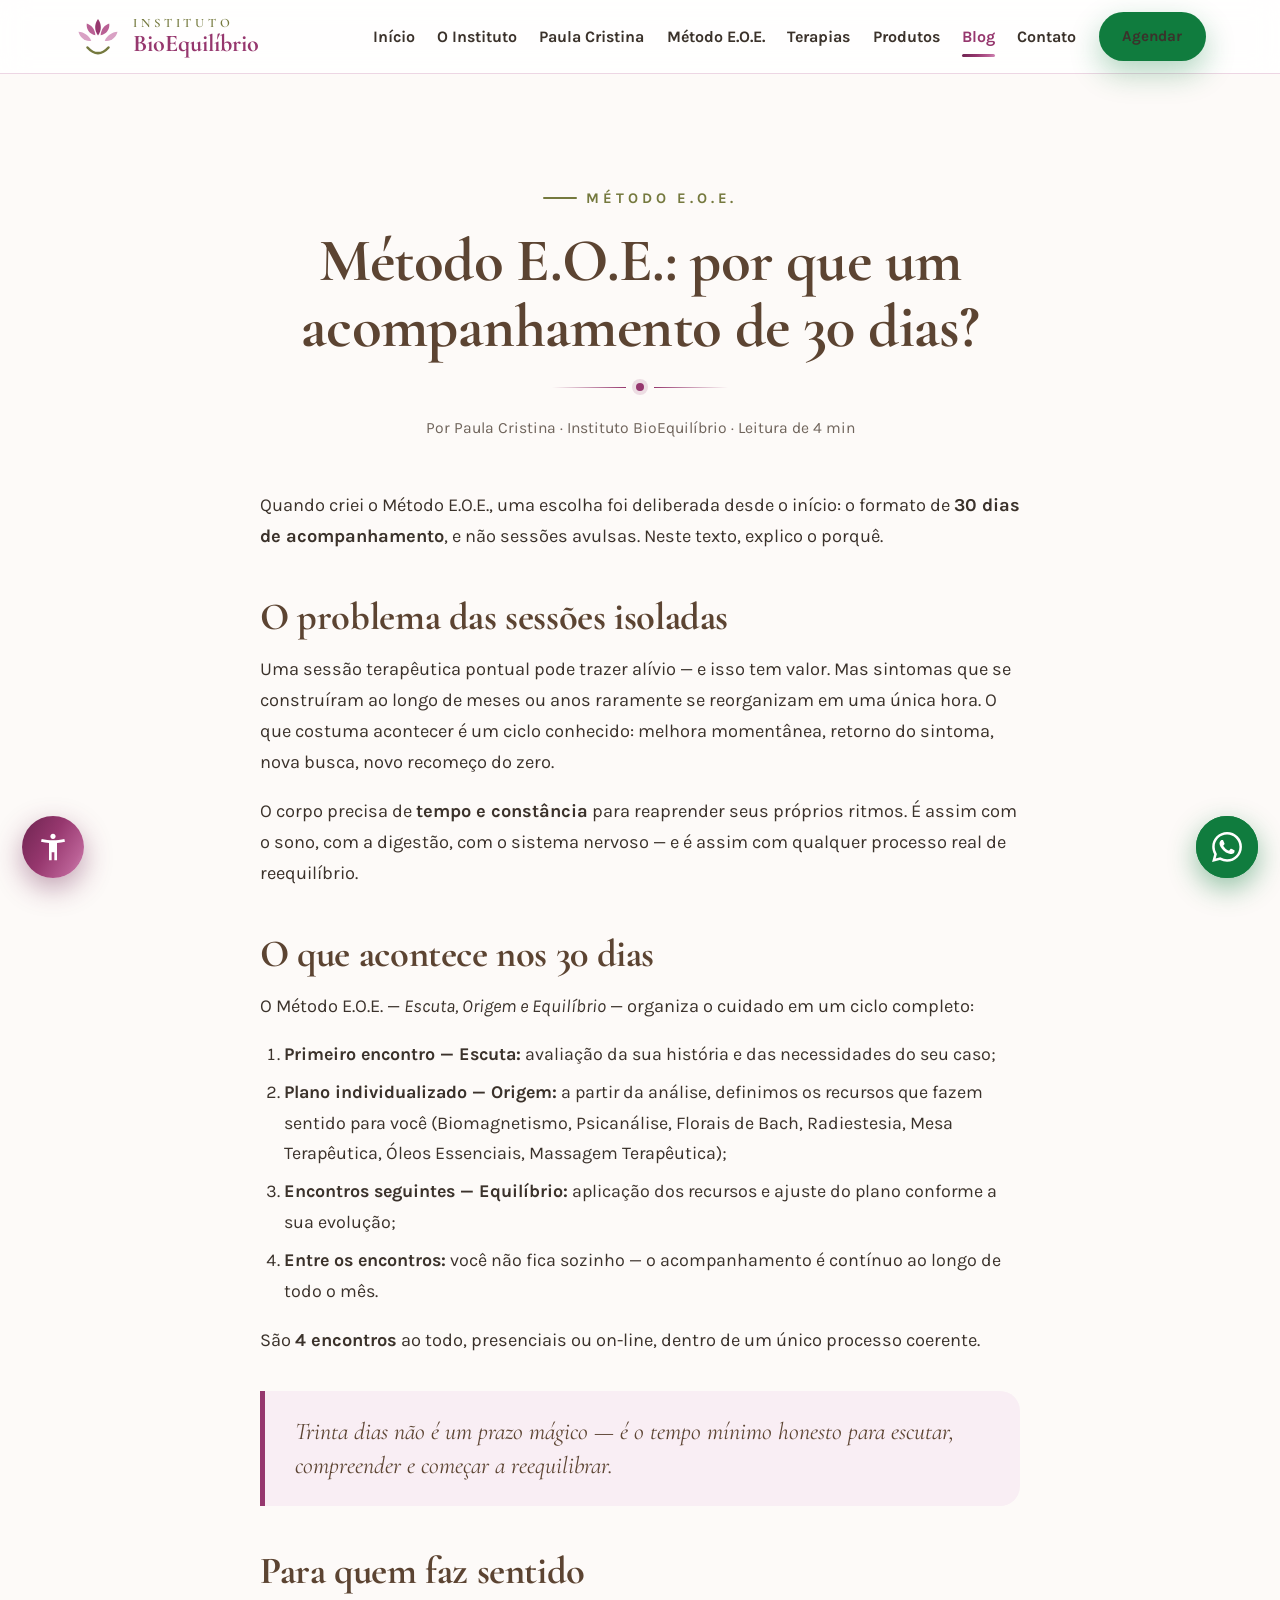
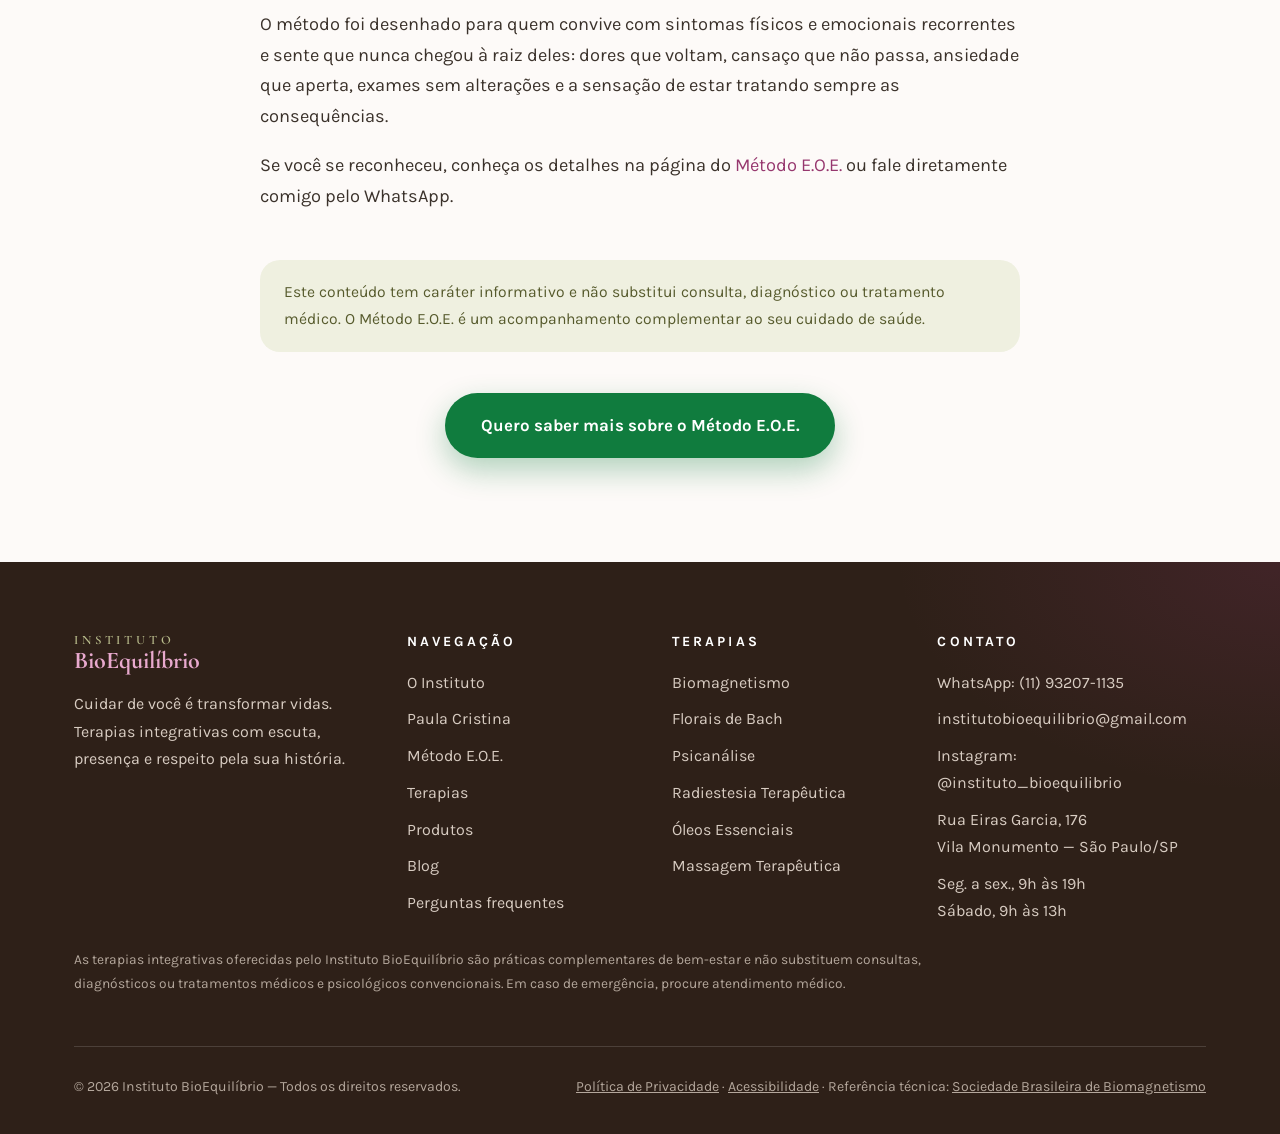
<file: blog/metodo-eoe-por-que-30-dias.html>
<!DOCTYPE html>
<html lang="pt-BR">
<head>
  <meta charset="UTF-8">
  <meta name="viewport" content="width=device-width, initial-scale=1.0">
  <title>Método E.O.E.: por que um acompanhamento de 30 dias? | Blog Instituto BioEquilíbrio</title>
  <meta name="description" content="A lógica por trás do Método E.O.E.: por que o cuidado em 30 dias, com 4 encontros e acompanhamento contínuo, funciona melhor do que sessões isoladas.">
  <link rel="icon" type="image/jpeg" href="../assets/img/logo.jpg">
  <link rel="preconnect" href="https://fonts.googleapis.com">
  <link rel="preconnect" href="https://fonts.gstatic.com" crossorigin>
  <link href="https://fonts.googleapis.com/css2?family=Cormorant+Garamond:ital,wght@0,500;0,600;0,700;1,500;1,600&family=Karla:ital,wght@0,400;0,700;1,400&display=swap" rel="stylesheet">
  <link rel="stylesheet" href="../assets/css/style.css">
  <!-- Aplica preferências de acessibilidade salvas antes da pintura (evita flash) -->
  <script>
    (function () {
      try {
        var c = localStorage.getItem("bioeq-contraste");
        if (c === "sim" || (!c && window.matchMedia && window.matchMedia("(prefers-contrast: more)").matches)) {
          document.documentElement.setAttribute("data-contraste", "alto");
        }
        var p = parseInt(localStorage.getItem("bioeq-fonte-escala"), 10);
        if (p && p !== 100 && p >= 90 && p <= 130) document.documentElement.style.fontSize = p + "%";
        if (localStorage.getItem("bioeq-links") === "1") document.documentElement.classList.add("a11y-links");
        if (localStorage.getItem("bioeq-parado") === "1") document.documentElement.classList.add("a11y-parado");
      } catch (e) {}
    })();
  </script>
</head>
<body>

  <a class="pular-conteudo" href="#conteudo" accesskey="1">Pular para o conteúdo principal</a>

  <header class="topo">
    <div class="topo__inner">
      <a class="marca" href="../index.html" aria-label="Instituto BioEquilíbrio — página inicial">
        <svg viewBox="0 0 64 56" aria-hidden="true"><path d="M32 4c5 6.5 5 15.5 0 22-5-6.5-5-15.5 0-22z" fill="#96376E"/><path d="M17 10c6.5 2 11 8 11.5 15.5C21 24.5 16 18 17 10z" fill="#B95F94"/><path d="M47 10c-6.5 2-11 8-11.5 15.5C43 24.5 48 18 47 10z" fill="#B95F94"/><path d="M6 21c7.5.5 14 5 17 12-8 1.5-15-4-17-12z" fill="#D9A1C4"/><path d="M58 21c-7.5.5-14 5-17 12 8 1.5 15-4 17-12z" fill="#D9A1C4"/><path d="M18 42c4.5 5 9 7.5 14 7.5S41.5 47 46 42" stroke="#75793E" stroke-width="3.4" stroke-linecap="round" fill="none"/></svg>
        <span class="marca__texto">
          <span class="marca__instituto">Instituto</span>
          <span class="marca__nome">BioEquilíbrio</span>
        </span>
      </a>
      <button class="nav-toggle" aria-label="Abrir menu" aria-expanded="false">
        <svg width="26" height="26" viewBox="0 0 24 24" fill="none" stroke="currentColor" stroke-width="2" stroke-linecap="round"><path d="M3 6h18M3 12h18M3 18h18"/></svg>
      </button>
      <nav class="nav" aria-label="Navegação principal">
        <a href="../index.html">Início</a>
        <a href="../o-instituto.html">O Instituto</a>
        <a href="../paula-cristina.html">Paula Cristina</a>
        <a href="../metodo-eoe.html">Método E.O.E.</a>
        <a href="../terapias.html">Terapias</a>
        <a href="../produtos.html">Produtos</a>
        <a href="../blog.html" class="ativo" aria-current="page">Blog</a>
        <a href="../contato.html">Contato</a>
        <a class="botao botao--whats" href="https://wa.me/5511932071135?text=Ol%C3%A1%2C%20Paula!%20Vim%20pelo%20site%20do%20Instituto%20BioEquil%C3%ADbrio%20e%20gostaria%20de%20agendar%20uma%20avalia%C3%A7%C3%A3o." target="_blank" rel="noopener">Agendar</a>
      </nav>
    </div>
  </header>

  <main id="conteudo">
    <section class="secao">
      <div class="container">
        <article class="artigo">
          <header>
            <span class="eyebrow">Método E.O.E.</span>
            <h1>Método E.O.E.: por que um acompanhamento de 30 dias?</h1>
            <div class="ornamento" aria-hidden="true"><span></span></div>
            <p class="meta">Por Paula Cristina · Instituto BioEquilíbrio · Leitura de 4 min</p>
          </header>

          <p>Quando criei o Método E.O.E., uma escolha foi deliberada desde o início: o formato de <strong>30 dias de acompanhamento</strong>, e não sessões avulsas. Neste texto, explico o porquê.</p>

          <h2>O problema das sessões isoladas</h2>
          <p>Uma sessão terapêutica pontual pode trazer alívio — e isso tem valor. Mas sintomas que se construíram ao longo de meses ou anos raramente se reorganizam em uma única hora. O que costuma acontecer é um ciclo conhecido: melhora momentânea, retorno do sintoma, nova busca, novo recomeço do zero.</p>
          <p>O corpo precisa de <strong>tempo e constância</strong> para reaprender seus próprios ritmos. É assim com o sono, com a digestão, com o sistema nervoso — e é assim com qualquer processo real de reequilíbrio.</p>

          <h2>O que acontece nos 30 dias</h2>
          <p>O Método E.O.E. — <em>Escuta, Origem e Equilíbrio</em> — organiza o cuidado em um ciclo completo:</p>
          <ol>
            <li><strong>Primeiro encontro — Escuta:</strong> avaliação da sua história e das necessidades do seu caso;</li>
            <li><strong>Plano individualizado — Origem:</strong> a partir da análise, definimos os recursos que fazem sentido para você (Biomagnetismo, Psicanálise, Florais de Bach, Radiestesia, Mesa Terapêutica, Óleos Essenciais, Massagem Terapêutica);</li>
            <li><strong>Encontros seguintes — Equilíbrio:</strong> aplicação dos recursos e ajuste do plano conforme a sua evolução;</li>
            <li><strong>Entre os encontros:</strong> você não fica sozinho — o acompanhamento é contínuo ao longo de todo o mês.</li>
          </ol>
          <p>São <strong>4 encontros</strong> ao todo, presenciais ou on-line, dentro de um único processo coerente.</p>

          <blockquote>Trinta dias não é um prazo mágico — é o tempo mínimo honesto para escutar, compreender e começar a reequilibrar.</blockquote>

          <h2>Para quem faz sentido</h2>
          <p>O método foi desenhado para quem convive com sintomas físicos e emocionais recorrentes e sente que nunca chegou à raiz deles: dores que voltam, cansaço que não passa, ansiedade que aperta, exames sem alterações e a sensação de estar tratando sempre as consequências.</p>
          <p>Se você se reconheceu, conheça os detalhes na página do <a href="../metodo-eoe.html">Método E.O.E.</a> ou fale diretamente comigo pelo WhatsApp.</p>

          <div class="aviso-artigo">Este conteúdo tem caráter informativo e não substitui consulta, diagnóstico ou tratamento médico. O Método E.O.E. é um acompanhamento complementar ao seu cuidado de saúde.</div>

          <div style="text-align:center; margin-top:2.6rem;">
            <a class="botao botao--whats" href="https://wa.me/5511932071135?text=Ol%C3%A1%2C%20Paula!%20Li%20o%20artigo%20sobre%20o%20M%C3%A9todo%20E.O.E.%20e%20quero%20saber%20mais." target="_blank" rel="noopener">Quero saber mais sobre o Método E.O.E.</a>
          </div>
        </article>
      </div>
    </section>
  </main>

  <footer class="rodape">
    <div class="container">
      <div class="rodape__grid">
        <div class="rodape__sobre">
          <a class="marca" href="../index.html" aria-label="Instituto BioEquilíbrio">
            <span class="marca__texto">
              <span class="marca__instituto">Instituto</span>
              <span class="marca__nome">BioEquilíbrio</span>
            </span>
          </a>
          <p>Cuidar de você é transformar vidas. Terapias integrativas com escuta, presença e respeito pela sua história.</p>
        </div>
        <div>
          <h4>Navegação</h4>
          <ul>
            <li><a href="../o-instituto.html">O Instituto</a></li>
            <li><a href="../paula-cristina.html">Paula Cristina</a></li>
            <li><a href="../metodo-eoe.html">Método E.O.E.</a></li>
            <li><a href="../terapias.html">Terapias</a></li>
            <li><a href="../produtos.html">Produtos</a></li>
            <li><a href="../blog.html">Blog</a></li>
            <li><a href="../faq.html">Perguntas frequentes</a></li>
          </ul>
        </div>
        <div>
          <h4>Terapias</h4>
          <ul>
            <li><a href="../terapias.html#biomagnetismo">Biomagnetismo</a></li>
            <li><a href="../terapias.html#florais">Florais de Bach</a></li>
            <li><a href="../terapias.html#psicanalise">Psicanálise</a></li>
            <li><a href="../terapias.html#radiestesia">Radiestesia Terapêutica</a></li>
            <li><a href="../terapias.html#oleos">Óleos Essenciais</a></li>
            <li><a href="../terapias.html#massagem">Massagem Terapêutica</a></li>
          </ul>
        </div>
        <div>
          <h4>Contato</h4>
          <ul>
            <li><a href="https://wa.me/5511932071135" target="_blank" rel="noopener">WhatsApp: (11) 93207-1135</a></li>
            <li><a href="mailto:institutobioequilibrio@gmail.com">institutobioequilibrio@gmail.com</a></li>
            <li><a href="https://www.instagram.com/instituto_bioequilibrio" target="_blank" rel="noopener">Instagram: @instituto_bioequilibrio</a></li>
            <li>Rua Eiras Garcia, 176<br>Vila Monumento — São Paulo/SP</li>
            <li>Seg. a sex., 9h às 19h<br>Sábado, 9h às 13h</li>
          </ul>
        </div>
      </div>
      <p class="aviso">As terapias integrativas oferecidas pelo Instituto BioEquilíbrio são práticas complementares de bem-estar e não substituem consultas, diagnósticos ou tratamentos médicos e psicológicos convencionais. Em caso de emergência, procure atendimento médico.</p>
      <div class="rodape__base">
        <span>© <span data-ano>2026</span> Instituto BioEquilíbrio — Todos os direitos reservados.</span>
        <span><a href="../politica-de-privacidade.html">Política de Privacidade</a> · <a href="../acessibilidade.html">Acessibilidade</a> · Referência técnica: <a href="https://www.sbbiomagnetismo.com/" target="_blank" rel="noopener">Sociedade Brasileira de Biomagnetismo</a></span>
      </div>
    </div>
  </footer>

  <!-- Balão flutuante de acessibilidade (padrão eMAG): fonte, contraste, links, animações -->
  <div class="acess-flutuante">
    <button type="button" class="acess-flutuante__botao" data-acess-toggle accesskey="4" aria-expanded="false" aria-controls="acessPainel" aria-label="Opções de acessibilidade">
      <svg viewBox="0 0 24 24" fill="currentColor" aria-hidden="true"><path d="M12 6c1.1 0 2-.9 2-2s-.9-2-2-2-2 .9-2 2 .9 2 2 2zm8.5 0c-2.61.7-5.67 1-8.5 1s-5.89-.3-8.5-1L3 8c1.86.5 4 .83 6 1v13h2v-6h2v6h2V9c2-.17 4.14-.5 6-1l-.5-2z"/></svg>
    </button>
    <div class="acess-flutuante__painel" id="acessPainel" role="group" aria-label="Ferramentas de acessibilidade" hidden>
      <p class="acess-flutuante__titulo">Acessibilidade</p>
      <div class="acess-flutuante__linha">
        <button type="button" data-fonte="menor" aria-label="Diminuir tamanho do texto">A&#8722;</button>
        <span class="escala-fonte" data-escala aria-live="polite">100%</span>
        <button type="button" data-fonte="maior" aria-label="Aumentar tamanho do texto">A+</button>
      </div>
      <button type="button" data-contraste aria-pressed="false">Alto contraste</button>
      <button type="button" data-links aria-pressed="false">Destacar links</button>
      <button type="button" data-animacoes aria-pressed="false">Pausar animações</button>
      <button type="button" data-restaurar>Restaurar padrão</button>
      <a href="../acessibilidade.html">Declaração de acessibilidade</a>
    </div>
  </div>

  <a class="whats-flutuante" href="https://wa.me/5511932071135?text=Ol%C3%A1%2C%20Paula!%20Vim%20pelo%20site%20do%20Instituto%20BioEquil%C3%ADbrio%20e%20gostaria%20de%20agendar%20uma%20avalia%C3%A7%C3%A3o." target="_blank" rel="noopener" aria-label="Conversar pelo WhatsApp">
    <svg width="30" height="30" viewBox="0 0 24 24" fill="currentColor" aria-hidden="true"><path d="M17.472 14.382c-.297-.149-1.758-.867-2.03-.967-.273-.099-.471-.148-.67.15-.197.297-.767.966-.94 1.164-.173.199-.347.223-.644.075-.297-.15-1.255-.463-2.39-1.475-.883-.788-1.48-1.761-1.653-2.059-.173-.297-.018-.458.13-.606.134-.133.297-.347.446-.52.149-.174.198-.298.297-.497.1-.198.05-.371-.025-.52-.075-.149-.669-1.612-.916-2.207-.242-.579-.487-.5-.669-.51-.173-.008-.371-.01-.57-.01-.198 0-.52.074-.792.372-.272.297-1.04 1.016-1.04 2.479 0 1.462 1.065 2.875 1.213 3.074.149.198 2.096 3.2 5.077 4.487.709.306 1.262.489 1.694.625.712.227 1.36.195 1.871.118.571-.085 1.758-.719 2.006-1.413.248-.694.248-1.289.173-1.413-.074-.124-.272-.198-.57-.347m-5.421 7.403h-.004a9.87 9.87 0 01-5.031-1.378l-.361-.214-3.741.982.998-3.648-.235-.374a9.86 9.86 0 01-1.51-5.26c.001-5.45 4.436-9.884 9.888-9.884 2.64 0 5.122 1.03 6.988 2.898a9.825 9.825 0 012.893 6.994c-.003 5.45-4.437 9.884-9.885 9.884m8.413-18.297A11.815 11.815 0 0012.05 0C5.495 0 .16 5.335.157 11.892c0 2.096.547 4.142 1.588 5.945L.057 24l6.305-1.654a11.882 11.882 0 005.683 1.448h.005c6.554 0 11.89-5.335 11.893-11.893a11.821 11.821 0 00-3.48-8.413z"/></svg>
  </a>

  <!-- VLibras: tradução automática para Língua Brasileira de Sinais (widget oficial gov.br) -->
  <div vw class="enabled">
    <div vw-access-button class="active"></div>
    <div vw-plugin-wrapper><div class="vw-plugin-top-wrapper"></div></div>
  </div>
  <script>
    window.addEventListener("load", function () {
      var s = document.createElement("script");
      s.src = "https://vlibras.gov.br/app/vlibras-plugin.js";
      s.onload = function () { try { new window.VLibras.Widget("https://vlibras.gov.br/app"); } catch (e) {} };
      document.body.appendChild(s);
    });
  </script>
  <script src="../assets/js/main.js"></script>
</body>
</html>
</file>
<file: assets/css/style.css>
/* ============================================================
   Instituto BioEquilíbrio — style.css  (v2 — edição imersiva)
   Paleta derivada do logotipo: ameixa, oliva, marrom-raiz,
   rosa-lótus e branco-quente. Tipografia ampliada, movimento
   fluido e respeito total a prefers-reduced-motion.
   ============================================================ */

:root {
  --ameixa: #96376E;
  --ameixa-escuro: #6E2450;
  --ameixa-suave: #B95F94;
  --rosa-claro: #E7B9D4;
  --oliva: #75793E;
  --oliva-escuro: #565A2C;
  --raiz: #5C4432;
  --tinta: #3B322B;
  --tinta-suave: #6F645B;
  --rosa-palido: #F9EEF4;
  --rosa-borda: #EDD6E4;
  --creme: #FDFAF8;
  --branco: #FFFFFF;
  --dourado: #C9A227;
  --verde-whats: #107C3E;

  --grad-ameixa: linear-gradient(120deg, #6E2450, #96376E 45%, #B95F94 80%, #D18AB6);
  --grad-texto: linear-gradient(100deg, #96376E, #B95F94 55%, #75793E 130%);

  --fonte-display: "Cormorant Garamond", "Times New Roman", serif;
  --fonte-corpo: "Karla", "Segoe UI", Arial, sans-serif;

  --largura-max: 1180px;
  --raio: 20px;
  --sombra: 0 18px 44px rgba(110, 68, 92, 0.14);
  --sombra-alta: 0 30px 70px rgba(110, 36, 80, 0.22);
  --transicao: 0.3s cubic-bezier(0.22, 1, 0.36, 1);
}

/* ---------- Reset ---------- */
*, *::before, *::after { box-sizing: border-box; margin: 0; padding: 0; }

html { scroll-behavior: smooth; }

body {
  font-family: var(--fonte-corpo);
  font-size: 1.125rem;
  line-height: 1.7;
  color: var(--tinta);
  background: var(--creme);
  -webkit-font-smoothing: antialiased;
  overflow-x: hidden;
}

img { max-width: 100%; height: auto; display: block; }

a { color: var(--ameixa); text-decoration: none; transition: color var(--transicao); }
a:hover { color: var(--ameixa-escuro); }

a:focus-visible, button:focus-visible, summary:focus-visible {
  outline: 3px solid var(--ameixa-suave);
  outline-offset: 3px;
  border-radius: 4px;
}

::selection { background: var(--ameixa); color: var(--branco); }

/* ---------- Tipografia (escala ampliada) ---------- */
h1, h2, h3, h4 {
  font-family: var(--fonte-display);
  font-weight: 700;
  line-height: 1.08;
  color: var(--raiz);
  letter-spacing: -0.01em;
}

h1 { font-size: clamp(3rem, 7.5vw, 5.4rem); }
h2 { font-size: clamp(2.3rem, 4.8vw, 3.5rem); }
h3 { font-size: clamp(1.55rem, 2.6vw, 1.95rem); }

.destaque-ameixa {
  font-style: italic;
  background: var(--grad-texto);
  -webkit-background-clip: text;
  background-clip: text;
  color: transparent;
}

.eyebrow {
  display: inline-flex;
  align-items: center;
  gap: 0.6rem;
  font-size: 0.92rem;
  font-weight: 700;
  letter-spacing: 0.26em;
  text-transform: uppercase;
  color: var(--oliva);
  margin-bottom: 1.1rem;
}
.eyebrow::before {
  content: "";
  width: 34px;
  height: 2px;
  background: var(--oliva);
  border-radius: 2px;
}

.intro-secao {
  max-width: 660px;
  font-size: 1.2rem;
  color: var(--tinta-suave);
  margin-top: 1.1rem;
}

/* Ornamento do logotipo: →——•——← */
.ornamento {
  display: flex;
  align-items: center;
  justify-content: center;
  gap: 0.6rem;
  color: var(--ameixa);
  margin: 1.5rem auto;
  width: fit-content;
}
.ornamento::before, .ornamento::after {
  content: "";
  height: 1px;
  width: 74px;
  background: linear-gradient(90deg, transparent, currentColor);
}
.ornamento::after { background: linear-gradient(90deg, currentColor, transparent); }
.ornamento span {
  width: 8px; height: 8px;
  border-radius: 50%;
  background: currentColor;
  box-shadow: 0 0 0 4px rgba(150, 55, 110, 0.15);
}

/* ---------- Layout ---------- */
.container {
  max-width: var(--largura-max);
  margin: 0 auto;
  padding: 0 1.5rem;
}

.secao { padding: 6.5rem 0; position: relative; }
.secao--rosa { background: linear-gradient(180deg, var(--rosa-palido), #FBF3F8); }
.secao--branca { background: var(--branco); }

.cabecalho-secao { text-align: center; max-width: 780px; margin: 0 auto 3.6rem; }
.cabecalho-secao .intro-secao { margin-left: auto; margin-right: auto; }

/* ---------- Botões ---------- */
.botao {
  display: inline-flex;
  align-items: center;
  gap: 0.6rem;
  padding: 1rem 2.1rem;
  border-radius: 999px;
  font-weight: 700;
  font-size: 1.06rem;
  border: 2px solid transparent;
  cursor: pointer;
  position: relative;
  overflow: hidden;
  transition: transform var(--transicao), box-shadow var(--transicao), background var(--transicao), color var(--transicao);
}
.botao::after {
  content: "";
  position: absolute;
  inset: 0;
  background: linear-gradient(110deg, transparent 30%, rgba(255,255,255,0.35) 50%, transparent 70%);
  transform: translateX(-110%);
  transition: transform 0.7s ease;
}
.botao:hover::after { transform: translateX(110%); }
.botao:hover { transform: translateY(-3px) scale(1.02); }

.botao--primario { background: var(--grad-ameixa); background-size: 160% 160%; color: var(--branco); box-shadow: 0 12px 30px rgba(150, 55, 110, 0.35); }
.botao--primario:hover { color: var(--branco); box-shadow: 0 18px 40px rgba(150, 55, 110, 0.45); }

.botao--whats { background: var(--verde-whats); color: var(--branco); box-shadow: 0 12px 30px rgba(16, 124, 62, 0.32); }
.botao--whats:hover { background: #0B5E2F; color: var(--branco); box-shadow: 0 18px 40px rgba(16, 124, 62, 0.42); }

.botao--contorno { border-color: var(--ameixa); color: var(--ameixa); background: transparent; }
.botao--contorno:hover { background: var(--ameixa); color: var(--branco); box-shadow: 0 14px 32px rgba(150, 55, 110, 0.3); }

.botao--claro { background: var(--branco); color: var(--ameixa); box-shadow: 0 12px 30px rgba(0, 0, 0, 0.18); }
.botao--claro:hover { color: var(--ameixa-escuro); }

.botao svg { flex-shrink: 0; }

/* ---------- Barra de progresso de leitura (injetada via JS) ---------- */
.progresso-scroll {
  position: fixed;
  top: 0; left: 0;
  height: 4px;
  width: 0;
  background: var(--grad-ameixa);
  z-index: 120;
  border-radius: 0 4px 4px 0;
}

/* ---------- Header ---------- */
.topo {
  position: sticky;
  top: 0;
  z-index: 60;
  background: rgba(255, 255, 255, 0.82);
  backdrop-filter: blur(14px) saturate(1.4);
  -webkit-backdrop-filter: blur(14px) saturate(1.4);
  border-bottom: 1px solid var(--rosa-borda);
  transition: box-shadow var(--transicao);
}
.topo.compacto { box-shadow: 0 10px 30px rgba(110, 36, 80, 0.10); }

.topo__inner {
  display: flex;
  align-items: center;
  justify-content: space-between;
  gap: 1rem;
  padding: 0.75rem 1.5rem;
  max-width: var(--largura-max);
  margin: 0 auto;
  transition: padding var(--transicao);
}
.topo.compacto .topo__inner { padding-top: 0.45rem; padding-bottom: 0.45rem; }

.marca {
  display: flex;
  align-items: center;
  gap: 0.7rem;
  line-height: 1.05;
}
.marca svg { width: 48px; height: 48px; flex-shrink: 0; transition: transform var(--transicao); }
.marca:hover svg { transform: rotate(-6deg) scale(1.06); }
.marca__texto { font-family: var(--fonte-display); }
.marca__instituto {
  display: block;
  font-size: 0.8rem;
  letter-spacing: 0.3em;
  text-transform: uppercase;
  color: var(--oliva);
  font-weight: 600;
}
.marca__nome {
  display: block;
  font-size: 1.5rem;
  font-weight: 700;
  color: var(--ameixa);
}

.nav { display: flex; align-items: center; gap: 1.4rem; }
.nav a {
  font-size: 1rem;
  font-weight: 700;
  color: var(--tinta);
  padding: 0.3rem 0;
  position: relative;
}
.nav a:not(.botao)::after {
  content: "";
  position: absolute;
  left: 0; bottom: -2px;
  width: 100%;
  height: 2.5px;
  border-radius: 2px;
  background: var(--grad-ameixa);
  transform: scaleX(0);
  transform-origin: left;
  transition: transform var(--transicao);
}
.nav a:hover { color: var(--ameixa); }
.nav a:hover::after, .nav a.ativo::after { transform: scaleX(1); }
.nav a.ativo { color: var(--ameixa); }
.nav .botao { padding: 0.6rem 1.35rem; font-size: 0.95rem; }

.nav-toggle {
  display: none;
  background: none;
  border: none;
  width: 46px; height: 46px;
  cursor: pointer;
  color: var(--raiz);
}

/* ---------- Hero imersivo ---------- */
.hero {
  position: relative;
  overflow: hidden;
  min-height: 88vh;
  display: flex;
  align-items: center;
  padding: 5rem 0 6rem;
  background:
    radial-gradient(52vw 52vw at 12% 8%, rgba(231, 185, 212, 0.5), transparent 60%),
    radial-gradient(46vw 46vw at 92% 20%, rgba(185, 95, 148, 0.22), transparent 62%),
    radial-gradient(60vw 46vw at 60% 110%, rgba(117, 121, 62, 0.16), transparent 60%),
    linear-gradient(180deg, #FFFFFF 0%, var(--rosa-palido) 100%);
  background-size: 200% 200%, 200% 200%, 200% 200%, 100% 100%;
  animation: respirar 16s ease-in-out infinite alternate;
}

@keyframes respirar {
  0%   { background-position: 0% 0%, 100% 0%, 50% 100%, 0 0; }
  100% { background-position: 30% 20%, 70% 30%, 40% 80%, 0 0; }
}

.hero__grid {
  display: grid;
  grid-template-columns: 1.15fr 0.85fr;
  gap: 4rem;
  align-items: center;
  width: 100%;
}

.hero h1 span.linha { display: block; }

/* Entrada orquestrada do hero */
.hero__texto > * {
  opacity: 0;
  transform: translateY(34px);
  animation: subir 0.9s cubic-bezier(0.22, 1, 0.36, 1) forwards;
}
.hero__texto > *:nth-child(1) { animation-delay: 0.05s; }
.hero__texto > *:nth-child(2) { animation-delay: 0.18s; }
.hero__texto > *:nth-child(3) { animation-delay: 0.32s; }
.hero__texto > *:nth-child(4) { animation-delay: 0.46s; }
.hero__texto > *:nth-child(5) { animation-delay: 0.60s; }
.hero__texto > *:nth-child(6) { animation-delay: 0.74s; }

@keyframes subir {
  to { opacity: 1; transform: none; }
}

.hero__lema {
  font-family: var(--fonte-display);
  font-size: clamp(1.5rem, 2.6vw, 2rem);
  font-style: italic;
  color: var(--ameixa);
  margin-top: 1.5rem;
}

.hero__texto p.apoio {
  margin-top: 1.1rem;
  font-size: 1.18rem;
  color: var(--tinta-suave);
  max-width: 560px;
}

.hero__acoes { display: flex; flex-wrap: wrap; gap: 1rem; margin-top: 2.4rem; }

.hero__logo {
  justify-self: center;
  position: relative;
  will-change: transform;
}
.hero__logo::before {
  content: "";
  position: absolute;
  inset: -26px;
  border-radius: 50%;
  background: conic-gradient(from 0deg, var(--ameixa), var(--rosa-claro), var(--oliva), var(--ameixa-suave), var(--ameixa));
  opacity: 0.5;
  filter: blur(1px);
  animation: girar 22s linear infinite;
  -webkit-mask: radial-gradient(farthest-side, transparent calc(100% - 3px), #000 calc(100% - 2px));
          mask: radial-gradient(farthest-side, transparent calc(100% - 3px), #000 calc(100% - 2px));
}
.hero__logo::after {
  content: "";
  position: absolute;
  inset: -60px;
  border-radius: 50%;
  background: radial-gradient(circle, rgba(150, 55, 110, 0.16), transparent 65%);
  z-index: -1;
  animation: pulsar 6s ease-in-out infinite;
}

@keyframes girar { to { transform: rotate(360deg); } }
@keyframes pulsar {
  0%, 100% { transform: scale(1); opacity: 0.8; }
  50% { transform: scale(1.08); opacity: 1; }
}

.hero__logo img {
  width: min(400px, 78vw);
  border-radius: 50%;
  box-shadow: var(--sombra-alta);
}

.hero__eoe {
  display: block;
  margin-top: 2.6rem;
  font-family: var(--fonte-display);
  font-size: clamp(1.25rem, 2.2vw, 1.6rem);
  letter-spacing: 0.04em;
  color: var(--raiz);
}
.hero__eoe strong { color: var(--ameixa); font-weight: 700; font-size: 1.25em; }
.hero__eoe .sep { color: var(--oliva); margin: 0 0.45em; }

/* Folhas flutuantes */
.hero__folhas { position: absolute; inset: 0; pointer-events: none; overflow: hidden; }
.hero__folhas svg {
  position: absolute;
  opacity: 0.4;
  animation: flutuar 10s ease-in-out infinite;
}
.hero__folhas svg:nth-child(1) { top: 12%; left: 4%; width: 58px; animation-delay: 0s; }
.hero__folhas svg:nth-child(2) { top: 68%; left: 44%; width: 42px; animation-delay: -3.4s; animation-duration: 13s; }
.hero__folhas svg:nth-child(3) { top: 20%; right: 5%; width: 50px; animation-delay: -6.8s; animation-duration: 11s; }

@keyframes flutuar {
  0%, 100% { transform: translateY(0) rotate(-6deg); }
  50% { transform: translateY(-30px) rotate(9deg); }
}

/* Indicador de rolagem */
.hero__scroll {
  position: absolute;
  bottom: 1.6rem;
  left: 50%;
  transform: translateX(-50%);
  color: var(--ameixa);
  font-size: 0.82rem;
  font-weight: 700;
  letter-spacing: 0.22em;
  text-transform: uppercase;
  display: flex;
  flex-direction: column;
  align-items: center;
  gap: 0.4rem;
  opacity: 0.85;
}
.hero__scroll::after {
  content: "";
  width: 2px;
  height: 34px;
  background: linear-gradient(180deg, var(--ameixa), transparent);
  animation: descer 1.8s ease-in-out infinite;
}
@keyframes descer {
  0% { transform: scaleY(0); transform-origin: top; }
  55% { transform: scaleY(1); transform-origin: top; }
  100% { transform: scaleY(1); opacity: 0; }
}

/* ---------- Marquee E.O.E. ---------- */
.marquee {
  background: var(--grad-ameixa);
  color: var(--branco);
  overflow: hidden;
  padding: 1.1rem 0;
  position: relative;
}
.marquee__trilho {
  display: flex;
  gap: 3rem;
  width: max-content;
  animation: deslizar 30s linear infinite;
}
.marquee:hover .marquee__trilho { animation-play-state: paused; }
.marquee span {
  font-family: var(--fonte-display);
  font-size: clamp(1.3rem, 2.4vw, 1.8rem);
  font-style: italic;
  white-space: nowrap;
  display: inline-flex;
  align-items: center;
  gap: 3rem;
}
.marquee span::after { content: "❧"; font-style: normal; opacity: 0.6; font-size: 0.9em; }

@keyframes deslizar {
  to { transform: translateX(-50%); }
}

/* ---------- Cards ---------- */
.grade { display: grid; gap: 1.8rem; }
.grade--3 { grid-template-columns: repeat(3, 1fr); }
.grade--2 { grid-template-columns: repeat(2, 1fr); }
.grade--4 { grid-template-columns: repeat(4, 1fr); }

.card {
  background: var(--branco);
  border: 1px solid var(--rosa-borda);
  border-radius: var(--raio);
  padding: 2.2rem 1.9rem;
  position: relative;
  transition: transform var(--transicao), box-shadow var(--transicao), border-color var(--transicao);
  transform-style: preserve-3d;
  will-change: transform;
}
.card::before {
  content: "";
  position: absolute;
  inset: 0;
  border-radius: var(--raio);
  padding: 1.5px;
  background: var(--grad-ameixa);
  -webkit-mask: linear-gradient(#000 0 0) content-box, linear-gradient(#000 0 0);
          mask: linear-gradient(#000 0 0) content-box, linear-gradient(#000 0 0);
  -webkit-mask-composite: xor;
          mask-composite: exclude;
  opacity: 0;
  transition: opacity var(--transicao);
  pointer-events: none;
}
.card:hover { transform: translateY(-8px); box-shadow: var(--sombra-alta); border-color: transparent; }
.card:hover::before { opacity: 1; }

.card__icone {
  width: 60px; height: 60px;
  display: flex;
  align-items: center;
  justify-content: center;
  border-radius: 50%;
  background: linear-gradient(135deg, var(--rosa-palido), #F3DFEC);
  color: var(--ameixa);
  margin-bottom: 1.2rem;
  transition: transform var(--transicao), background var(--transicao), color var(--transicao);
}
.card:hover .card__icone {
  transform: scale(1.12) rotate(-6deg);
  background: var(--grad-ameixa);
  color: var(--branco);
}

.card h3 { margin-bottom: 0.6rem; }
.card p { color: var(--tinta-suave); font-size: 1.02rem; }
.card .link-mais {
  display: inline-flex;
  align-items: center;
  gap: 0.35rem;
  margin-top: 1rem;
  font-weight: 700;
  font-size: 1rem;
  transition: gap var(--transicao);
}
.card .link-mais:hover { gap: 0.7rem; }

.secao--rosa .card { border-color: transparent; box-shadow: 0 10px 30px rgba(110, 68, 92, 0.08); }

/* ---------- Faixa Método E.O.E. ---------- */
.faixa-eoe {
  background: var(--grad-ameixa);
  background-size: 220% 220%;
  animation: ondular 12s ease-in-out infinite alternate;
  color: var(--branco);
  border-radius: calc(var(--raio) + 10px);
  padding: 4rem 3.4rem;
  display: grid;
  grid-template-columns: 1.2fr 0.8fr;
  gap: 2.8rem;
  align-items: center;
  position: relative;
  overflow: hidden;
  box-shadow: var(--sombra-alta);
}
.faixa-eoe::before {
  content: "";
  position: absolute;
  width: 420px; height: 420px;
  border-radius: 50%;
  background: radial-gradient(circle, rgba(255, 255, 255, 0.14), transparent 70%);
  top: -160px; right: -120px;
  animation: pulsar 8s ease-in-out infinite;
}

@keyframes ondular {
  0% { background-position: 0% 40%; }
  100% { background-position: 100% 60%; }
}

.faixa-eoe h2, .faixa-eoe h3 { color: var(--branco); }
.faixa-eoe p { color: rgba(255, 255, 255, 0.9); font-size: 1.12rem; }
.faixa-eoe .eyebrow { color: #F2DFA9; }
.faixa-eoe .eyebrow::before { background: #F2DFA9; }

.faixa-eoe ul { list-style: none; margin-top: 1.4rem; display: grid; gap: 0.75rem; }
.faixa-eoe ul li {
  display: flex;
  gap: 0.7rem;
  align-items: baseline;
  color: rgba(255, 255, 255, 0.94);
  font-size: 1.08rem;
}
.faixa-eoe ul li::before { content: "❧"; color: #F2DFA9; }

/* Passos E.O.E. */
.passos {
  display: grid;
  grid-template-columns: repeat(3, 1fr);
  gap: 1.8rem;
}
.passo {
  background: var(--branco);
  border-radius: var(--raio);
  border-top: 5px solid var(--oliva);
  padding: 2.2rem 1.9rem;
  box-shadow: var(--sombra);
  position: relative;
  overflow: hidden;
  transition: transform var(--transicao), box-shadow var(--transicao);
}
.passo:hover { transform: translateY(-6px); box-shadow: var(--sombra-alta); }
.passo:nth-child(2) { border-top-color: var(--raiz); }
.passo:nth-child(3) { border-top-color: var(--ameixa); }
.passo__letra {
  font-family: var(--fonte-display);
  font-size: 4.4rem;
  font-weight: 700;
  color: var(--oliva);
  line-height: 1;
  opacity: 0.9;
}
.passo::after {
  content: "";
  position: absolute;
  right: -30px; bottom: -30px;
  width: 130px; height: 130px;
  border-radius: 50%;
  background: radial-gradient(circle, rgba(150, 55, 110, 0.09), transparent 70%);
}
.passo:nth-child(2) .passo__letra { color: var(--raiz); }
.passo:nth-child(3) .passo__letra { color: var(--ameixa); }
.passo h3 { margin: 0.6rem 0 0.6rem; }
.passo p { color: var(--tinta-suave); font-size: 1.02rem; }

/* ---------- Verticais (para quem) ---------- */
.vertical { text-align: center; padding: 2.4rem 1.5rem; }
.vertical .card__icone { margin: 0 auto 1.1rem; }

/* ---------- Depoimentos ---------- */
.depoimento {
  background: var(--branco);
  border-radius: var(--raio);
  padding: 2.4rem 2rem;
  border: 1px solid var(--rosa-borda);
  display: flex;
  flex-direction: column;
  gap: 1.2rem;
  position: relative;
  transition: transform var(--transicao), box-shadow var(--transicao);
}
.depoimento:hover { transform: translateY(-6px); box-shadow: var(--sombra-alta); }
.depoimento p {
  font-family: var(--fonte-display);
  font-size: 1.4rem;
  font-style: italic;
  color: var(--tinta);
  line-height: 1.45;
}
.depoimento footer {
  font-size: 1rem;
  font-weight: 700;
  color: var(--ameixa);
}
.depoimento footer span { display: block; font-weight: 400; color: var(--tinta-suave); font-size: 0.92rem; }
.depoimento .aspas { color: var(--rosa-claro); line-height: 0; transform: scale(1.3); transform-origin: left top; }

/* ---------- Página interna: hero curto ---------- */
.hero-interno {
  background:
    radial-gradient(46vw 40vw at 88% 0%, rgba(231, 185, 212, 0.4), transparent 62%),
    radial-gradient(40vw 34vw at 6% 100%, rgba(117, 121, 62, 0.12), transparent 60%),
    linear-gradient(180deg, var(--branco), var(--rosa-palido));
  padding: 5.2rem 0 4.4rem;
  text-align: center;
  overflow: hidden;
}
.hero-interno .intro-secao { margin: 1rem auto 0; }
.hero-interno h1 { font-size: clamp(2.7rem, 6vw, 4.4rem); }
.hero-interno > .container > * {
  opacity: 0;
  transform: translateY(26px);
  animation: subir 0.85s cubic-bezier(0.22, 1, 0.36, 1) forwards;
}
.hero-interno > .container > *:nth-child(2) { animation-delay: 0.14s; }
.hero-interno > .container > *:nth-child(3) { animation-delay: 0.28s; }
.hero-interno > .container > *:nth-child(4) { animation-delay: 0.42s; }
.hero-interno > .container > *:nth-child(5) { animation-delay: 0.56s; }

/* ---------- Perfil Paula ---------- */
.perfil {
  display: grid;
  grid-template-columns: 360px 1fr;
  gap: 3.6rem;
  align-items: start;
}
.perfil__foto { position: sticky; top: 110px; }
.perfil__foto img {
  border-radius: var(--raio);
  box-shadow: var(--sombra-alta);
}
.perfil__foto figcaption {
  text-align: center;
  margin-top: 1rem;
  font-size: 0.95rem;
  color: var(--tinta-suave);
}
.perfil__texto > p + p { margin-top: 1.1rem; }
.perfil__texto h2 { margin: 2.5rem 0 0.9rem; font-size: clamp(1.9rem, 3.4vw, 2.5rem); }

/* ---------- Lista de terapias (página) ---------- */
.terapia {
  display: grid;
  grid-template-columns: 72px 1fr;
  gap: 1.8rem;
  padding: 2.8rem 0;
  border-bottom: 1px solid var(--rosa-borda);
}
.terapia:last-child { border-bottom: none; }
.terapia__icone {
  width: 72px; height: 72px;
  border-radius: 50%;
  background: linear-gradient(135deg, var(--rosa-palido), #F3DFEC);
  color: var(--ameixa);
  display: flex;
  align-items: center;
  justify-content: center;
  flex-shrink: 0;
  transition: transform var(--transicao);
}
.terapia:hover .terapia__icone { transform: scale(1.1) rotate(-6deg); }
.terapia h3 { margin-bottom: 0.6rem; }
.terapia p { color: var(--tinta-suave); font-size: 1.05rem; }
.terapia p + p { margin-top: 0.8rem; }
.terapia .indicacoes {
  margin-top: 1rem;
  display: flex;
  flex-wrap: wrap;
  gap: 0.55rem;
}
.tag {
  font-size: 0.88rem;
  font-weight: 700;
  color: var(--oliva-escuro);
  background: #EFF0E0;
  border-radius: 999px;
  padding: 0.32rem 0.95rem;
  transition: transform var(--transicao);
}
.tag:hover { transform: translateY(-2px); }

/* ---------- FAQ ---------- */
.faq-lista { max-width: 820px; margin: 0 auto; display: grid; gap: 1rem; }
.faq-item {
  background: var(--branco);
  border: 1px solid var(--rosa-borda);
  border-radius: var(--raio);
  overflow: hidden;
  transition: box-shadow var(--transicao);
}
.faq-item[open] { box-shadow: var(--sombra); }
.faq-item summary {
  list-style: none;
  cursor: pointer;
  padding: 1.35rem 1.6rem;
  font-weight: 700;
  font-size: 1.12rem;
  color: var(--raiz);
  display: flex;
  justify-content: space-between;
  align-items: center;
  gap: 1rem;
}
.faq-item summary::-webkit-details-marker { display: none; }
.faq-item summary::after {
  content: "+";
  font-family: var(--fonte-display);
  font-size: 1.9rem;
  color: var(--ameixa);
  line-height: 1;
  transition: transform var(--transicao);
}
.faq-item[open] summary::after { transform: rotate(45deg); }
.faq-item .faq-resposta { padding: 0 1.6rem 1.5rem; color: var(--tinta-suave); font-size: 1.05rem; }
.faq-item .faq-resposta p + p { margin-top: 0.8rem; }

/* ---------- Blog ---------- */
.post-card {
  display: flex;
  flex-direction: column;
  background: var(--branco);
  border: 1px solid var(--rosa-borda);
  border-radius: var(--raio);
  padding: 2.2rem 1.9rem;
  position: relative;
  transition: transform var(--transicao), box-shadow var(--transicao);
}
.post-card:hover { transform: translateY(-8px); box-shadow: var(--sombra-alta); }
.post-card .categoria {
  font-size: 0.84rem;
  font-weight: 700;
  letter-spacing: 0.2em;
  text-transform: uppercase;
  color: var(--oliva);
}
.post-card h3 { margin: 0.7rem 0 0.7rem; }
.post-card h3 a { color: var(--raiz); }
.post-card h3 a:hover { color: var(--ameixa); }
.post-card p { color: var(--tinta-suave); font-size: 1.02rem; flex-grow: 1; }
.post-card .meta { margin-top: 1.2rem; font-size: 0.92rem; color: var(--tinta-suave); }

/* Artigo */
.artigo { max-width: 760px; margin: 0 auto; }
.artigo header { text-align: center; margin-bottom: 3rem; }
.artigo header h1 { font-size: clamp(2.4rem, 5.4vw, 3.8rem); }
.artigo header .meta { color: var(--tinta-suave); font-size: 0.98rem; margin-top: 0.9rem; }
.artigo h2 { margin: 2.8rem 0 1rem; font-size: clamp(1.8rem, 3.4vw, 2.4rem); }
.artigo p { font-size: 1.14rem; }
.artigo p + p { margin-top: 1.1rem; }
.artigo ul, .artigo ol { margin: 1.1rem 0 1.1rem 1.5rem; color: var(--tinta); font-size: 1.12rem; }
.artigo ul li + li, .artigo ol li + li { margin-top: 0.5rem; }
.artigo blockquote {
  margin: 2.2rem 0;
  padding: 1.5rem 1.9rem;
  border-left: 5px solid var(--ameixa);
  background: var(--rosa-palido);
  border-radius: 0 var(--raio) var(--raio) 0;
  font-family: var(--fonte-display);
  font-size: 1.5rem;
  font-style: italic;
  color: var(--raiz);
  line-height: 1.4;
}
.aviso-artigo {
  margin-top: 3rem;
  padding: 1.2rem 1.5rem;
  background: #EFF0E0;
  border-radius: var(--raio);
  font-size: 0.98rem;
  color: var(--oliva-escuro);
}

/* ---------- Contato ---------- */
.contato-grid {
  display: grid;
  grid-template-columns: 1fr 1fr;
  gap: 2.8rem;
  align-items: start;
}
.bloco-contato {
  background: var(--branco);
  border: 1px solid var(--rosa-borda);
  border-radius: var(--raio);
  padding: 2.3rem 2rem;
  transition: box-shadow var(--transicao);
}
.bloco-contato:hover { box-shadow: var(--sombra); }
.bloco-contato + .bloco-contato { margin-top: 1.5rem; }
.bloco-contato h3 { margin-bottom: 1rem; }
.lista-contato { list-style: none; display: grid; gap: 1rem; }
.lista-contato li { display: flex; gap: 0.9rem; align-items: flex-start; }
.lista-contato svg { flex-shrink: 0; color: var(--ameixa); margin-top: 4px; }
.lista-contato strong { display: block; color: var(--raiz); font-size: 1.05rem; }
.lista-contato span, .lista-contato a { color: var(--tinta-suave); }
.lista-contato a:hover { color: var(--ameixa); }

.mapa {
  border: 0;
  width: 100%;
  height: 100%;
  min-height: 500px;
  border-radius: var(--raio);
  box-shadow: var(--sombra-alta);
}

/* ---------- CTA final ---------- */
.cta-final { text-align: center; }
.cta-final .botao { margin-top: 2rem; }
.cta-final h2 { font-size: clamp(2.4rem, 5vw, 3.6rem); }
.cta-final p { max-width: 600px; margin: 1rem auto 0; font-size: 1.15rem; color: var(--tinta-suave); }

/* ---------- Faixa de números ---------- */
.faixa-numeros {
  display: grid;
  grid-template-columns: repeat(4, 1fr);
  gap: 1.8rem;
  text-align: center;
}
.numero__valor {
  font-family: var(--fonte-display);
  font-size: clamp(3rem, 6vw, 4.6rem);
  font-weight: 700;
  line-height: 1.05;
  background: var(--grad-texto);
  -webkit-background-clip: text;
  background-clip: text;
  color: transparent;
}
.numero__rotulo {
  margin-top: 0.5rem;
  font-size: 1rem;
  color: var(--tinta-suave);
  max-width: 230px;
  margin-left: auto;
  margin-right: auto;
}
.fonte-dados {
  text-align: center;
  font-size: 0.85rem;
  color: var(--tinta-suave);
  margin-top: 2.2rem;
}

/* ---------- Footer ---------- */
.rodape {
  background:
    radial-gradient(50vw 30vw at 100% 0%, rgba(150, 55, 110, 0.18), transparent 60%),
    #2E2018;
  color: #D8CCC2;
  padding: 4.5rem 0 2.2rem;
  font-size: 1rem;
}
.rodape__grid {
  display: grid;
  grid-template-columns: 1.3fr 1fr 1fr 1.2fr;
  gap: 2.6rem;
}
.rodape h4 {
  color: var(--branco);
  font-family: var(--fonte-corpo);
  font-size: 0.88rem;
  letter-spacing: 0.22em;
  text-transform: uppercase;
  margin-bottom: 1.2rem;
}
.rodape ul { list-style: none; display: grid; gap: 0.6rem; }
.rodape a { color: #D8CCC2; }
.rodape a:hover { color: var(--branco); }
.rodape .marca__instituto { color: #B9BC8C; }
.rodape .marca__nome { color: #E8A9CE; }
.rodape__sobre p { margin-top: 1.1rem; max-width: 310px; }

.rodape__base {
  margin-top: 3.2rem;
  padding-top: 1.7rem;
  border-top: 1px solid rgba(255, 255, 255, 0.14);
  display: flex;
  flex-wrap: wrap;
  gap: 0.8rem 2rem;
  justify-content: space-between;
  font-size: 0.88rem;
  color: #B4A79C;
}
.rodape__base a { color: #B4A79C; text-decoration: underline; }

.rodape .aviso {
  margin-top: 1.5rem;
  font-size: 0.86rem;
  color: #B4A79C;
  max-width: 880px;
}

/* ---------- WhatsApp flutuante ---------- */
.whats-flutuante {
  position: fixed;
  right: 1.4rem;
  bottom: 1.4rem;
  z-index: 70;
  width: 62px; height: 62px;
  border-radius: 50%;
  background: var(--verde-whats);
  color: var(--branco);
  display: flex;
  align-items: center;
  justify-content: center;
  box-shadow: 0 10px 28px rgba(16, 124, 62, 0.45);
  transition: transform var(--transicao);
}
.whats-flutuante::before {
  content: "";
  position: absolute;
  inset: 0;
  border-radius: 50%;
  border: 2px solid var(--verde-whats);
  animation: eco 2.4s ease-out infinite;
}
@keyframes eco {
  0% { transform: scale(1); opacity: 0.7; }
  100% { transform: scale(1.55); opacity: 0; }
}
.whats-flutuante:hover { transform: scale(1.1); color: var(--branco); }

/* ---------- Acessibilidade: pular para o conteúdo ---------- */
.pular-conteudo {
  position: absolute;
  left: 1rem;
  top: -110px;
  z-index: 130;
  background: var(--ameixa-escuro);
  color: var(--branco);
  font-weight: 700;
  padding: 0.85rem 1.5rem;
  border-radius: 0 0 12px 12px;
  transition: top 0.2s ease;
}
.pular-conteudo:focus { top: 0; color: var(--branco); }

/* ---------- Balão flutuante de acessibilidade ---------- */
.acess-flutuante {
  position: fixed;
  left: 1.4rem;
  bottom: 1.4rem;
  z-index: 80;
}
.acess-flutuante__botao {
  width: 62px;
  height: 62px;
  border: none;
  border-radius: 50%;
  background: var(--grad-ameixa);
  color: var(--branco);
  display: flex;
  align-items: center;
  justify-content: center;
  cursor: pointer;
  box-shadow: 0 10px 28px rgba(110, 36, 80, 0.42);
  transition: transform var(--transicao), box-shadow var(--transicao);
}
.acess-flutuante__botao svg { width: 32px; height: 32px; }
.acess-flutuante__botao:hover {
  transform: scale(1.1);
  box-shadow: 0 14px 34px rgba(110, 36, 80, 0.52);
}
.acess-flutuante__botao[aria-expanded="true"] { transform: scale(0.94); }

.acess-flutuante__painel {
  position: absolute;
  left: 0;
  bottom: calc(100% + 0.9rem);
  width: min(17rem, calc(100vw - 2.8rem));
  background: var(--branco);
  border: 1px solid var(--rosa-borda);
  border-radius: var(--raio);
  box-shadow: var(--sombra-alta);
  padding: 1.15rem 1.15rem 1rem;
  animation: painel-entrar 0.3s cubic-bezier(0.22, 1, 0.36, 1);
}
@keyframes painel-entrar {
  from { opacity: 0; transform: translateY(12px) scale(0.97); }
  to { opacity: 1; transform: none; }
}
.acess-flutuante__titulo {
  font-size: 0.82rem;
  font-weight: 700;
  letter-spacing: 0.22em;
  text-transform: uppercase;
  color: var(--oliva);
  margin-bottom: 0.85rem;
}
.acess-flutuante__linha {
  display: flex;
  align-items: stretch;
  gap: 0.5rem;
  margin-bottom: 0.55rem;
}
.acess-flutuante__linha button { flex: 1; }
.acess-flutuante__painel button {
  font-family: var(--fonte-corpo);
  font-size: 0.95rem;
  font-weight: 700;
  color: var(--ameixa);
  background: var(--rosa-palido);
  border: 1px solid var(--rosa-borda);
  border-radius: 999px;
  min-height: 44px; /* alvo de toque WCAG 2.5.5 */
  padding: 0.45rem 0.9rem;
  cursor: pointer;
  transition: background var(--transicao), color var(--transicao), border-color var(--transicao);
}
.acess-flutuante__painel > button {
  display: block;
  width: 100%;
  margin-bottom: 0.55rem;
}
.acess-flutuante__painel button:hover,
.acess-flutuante__painel button[aria-pressed="true"] {
  background: var(--ameixa);
  border-color: var(--ameixa);
  color: var(--branco);
}
.acess-flutuante__painel button[aria-pressed="true"]::before { content: "✓ "; }
.acess-flutuante__painel a {
  display: block;
  text-align: center;
  margin-top: 0.35rem;
  font-size: 0.92rem;
  font-weight: 700;
  text-decoration: underline;
  text-underline-offset: 3px;
}

/* Menu mobile aberto: recolhe os balões para não cobrir os links */
body.nav-aberto .acess-flutuante,
body.nav-aberto .whats-flutuante {
  opacity: 0;
  visibility: hidden;
  pointer-events: none;
}

/* Ajuste de fonte via html (unidades rem escalam junto) */
html.fonte-maior { font-size: 115%; }
html.fonte-menor { font-size: 88%; }

/* ---------- Alto contraste ---------- */
html[data-contraste="alto"] body {
  --creme: #000000;
  --branco: #0D0D0D;
  --rosa-palido: #0D0D0D;
  --rosa-borda: #6E6E6E;
  --rosa-claro: #FFD75E;
  --tinta: #FFFFFF;
  --tinta-suave: #ECECEC;
  --raiz: #FFFFFF;
  --ameixa: #FFD75E;
  --ameixa-escuro: #FFD75E;
  --ameixa-suave: #FFD75E;
  --oliva: #FFD75E;
  --oliva-escuro: #FFD75E;
  --dourado: #FFD75E;
  --verde-whats: #FFD75E;
  --grad-ameixa: linear-gradient(120deg, #FFD75E, #FFD75E);
  --grad-texto: linear-gradient(120deg, #FFD75E, #FFD75E);
  --sombra: none;
  --sombra-alta: none;
}
html[data-contraste="alto"] body .hero,
html[data-contraste="alto"] body .hero-interno { background: #000; animation: none; }
html[data-contraste="alto"] body .topo { background: #000; border-bottom-color: #6E6E6E; }
html[data-contraste="alto"] body .secao--rosa { background: #000; }
html[data-contraste="alto"] body .marca__nome { color: #FFD75E; }
html[data-contraste="alto"] body .marca__instituto { color: #FFFFFF; }
html[data-contraste="alto"] body .nav a { color: #FFFFFF; }
html[data-contraste="alto"] body .nav a:hover,
html[data-contraste="alto"] body .nav a.ativo { color: #FFD75E; }
html[data-contraste="alto"] body .destaque-ameixa,
html[data-contraste="alto"] body .numero__valor { background: none; -webkit-background-clip: initial; background-clip: initial; color: #FFD75E; }
html[data-contraste="alto"] body .botao--whats,
html[data-contraste="alto"] body .botao--primario,
html[data-contraste="alto"] body .whats-flutuante { background: #FFD75E; color: #000; box-shadow: none; }
html[data-contraste="alto"] body .botao--whats:hover,
html[data-contraste="alto"] body .botao--primario:hover { background: #FFE99B; color: #000; }
html[data-contraste="alto"] body .botao--claro { background: #000; color: #FFD75E; border-color: #FFD75E; box-shadow: none; }
html[data-contraste="alto"] body .botao--contorno { border-color: #FFD75E; color: #FFD75E; }
html[data-contraste="alto"] body .botao--contorno:hover { background: #FFD75E; color: #000; }
html[data-contraste="alto"] body .marquee { background: #0D0D0D; border-top: 1px solid #6E6E6E; border-bottom: 1px solid #6E6E6E; color: #FFD75E; }
html[data-contraste="alto"] body .faixa-eoe { background: #0D0D0D; border: 2px solid #FFD75E; animation: none; box-shadow: none; }
html[data-contraste="alto"] body .faixa-eoe p,
html[data-contraste="alto"] body .faixa-eoe ul li { color: #FFFFFF; }
html[data-contraste="alto"] body .faixa-eoe .eyebrow,
html[data-contraste="alto"] body .faixa-eoe ul li::before { color: #FFD75E; }
html[data-contraste="alto"] body .passo { border: 1px solid #6E6E6E; border-top-width: 5px; box-shadow: none; }
html[data-contraste="alto"] body .card__icone,
html[data-contraste="alto"] body .terapia__icone { background: #262626; color: #FFD75E; }
html[data-contraste="alto"] body .card:hover .card__icone { background: #FFD75E; color: #000; }
html[data-contraste="alto"] body .tag { background: #262626; color: #FFD75E; }
html[data-contraste="alto"] body .rodape { background: #000; color: #FFFFFF; border-top: 1px solid #6E6E6E; }
html[data-contraste="alto"] body .rodape a { color: #FFD75E; }
html[data-contraste="alto"] body .rodape .aviso,
html[data-contraste="alto"] body .rodape__base { color: #ECECEC; }
html[data-contraste="alto"] body .rodape .marca__instituto { color: #FFFFFF; }
html[data-contraste="alto"] body .rodape .marca__nome { color: #FFD75E; }
html[data-contraste="alto"] body .acess-flutuante__botao { background: #FFD75E; color: #000; box-shadow: none; }
html[data-contraste="alto"] body .acess-flutuante__painel { background: #0D0D0D; border-color: #6E6E6E; box-shadow: none; }
html[data-contraste="alto"] body .acess-flutuante__titulo { color: #FFD75E; }
html[data-contraste="alto"] body .acess-flutuante__painel button { background: #262626; border-color: #6E6E6E; color: #FFD75E; }
html[data-contraste="alto"] body .acess-flutuante__painel button:hover,
html[data-contraste="alto"] body .acess-flutuante__painel button[aria-pressed="true"] { background: #FFD75E; border-color: #FFD75E; color: #000; }
html[data-contraste="alto"] body .acess-flutuante__painel .escala-fonte { color: #FFFFFF; }
html[data-contraste="alto"] body .artigo blockquote { background: #0D0D0D; border: 1px solid #6E6E6E; border-left: 5px solid #FFD75E; color: #FFFFFF; }
html[data-contraste="alto"] body .aviso-artigo { background: #262626; color: #FFFFFF; }
html[data-contraste="alto"] body .hero__logo::before,
html[data-contraste="alto"] body .hero__logo::after { display: none; }
html[data-contraste="alto"] body ::selection { background: #FFD75E; color: #000; }
html[data-contraste="alto"] body a:focus-visible,
html[data-contraste="alto"] body button:focus-visible,
html[data-contraste="alto"] body summary:focus-visible { outline-color: #FFD75E; }

/* ---------- Animações de entrada ao rolar ---------- */
.reveal {
  opacity: 0;
  transform: translateY(34px);
  transition: opacity 0.85s cubic-bezier(0.22, 1, 0.36, 1), transform 0.85s cubic-bezier(0.22, 1, 0.36, 1);
}
.reveal.visivel { opacity: 1; transform: none; }

/* Stagger automático dentro de grades */
.grade .reveal:nth-child(2) { transition-delay: 0.1s; }
.grade .reveal:nth-child(3) { transition-delay: 0.2s; }
.grade .reveal:nth-child(4) { transition-delay: 0.3s; }
.grade .reveal:nth-child(5) { transition-delay: 0.12s; }
.grade .reveal:nth-child(6) { transition-delay: 0.22s; }
.grade .reveal:nth-child(7) { transition-delay: 0.32s; }
.grade .reveal:nth-child(8) { transition-delay: 0.42s; }
.passos .reveal:nth-child(2) { transition-delay: 0.15s; }
.passos .reveal:nth-child(3) { transition-delay: 0.3s; }

/* ---------- Utilidades de acessibilidade ---------- */
.sr-only {
  position: absolute;
  width: 1px; height: 1px;
  padding: 0; margin: -1px;
  overflow: hidden;
  clip: rect(0 0 0 0);
  white-space: nowrap;
  border: 0;
}

.escala-fonte {
  min-width: 3.2em;
  display: flex;
  align-items: center;
  justify-content: center;
  font-weight: 700;
  font-variant-numeric: tabular-nums;
}

/* Destacar links (baixa visão / dificuldade de percepção de cor) */
html.a11y-links a {
  text-decoration: underline !important;
  text-underline-offset: 3px;
  text-decoration-thickness: 2px;
}
html.a11y-links .nav a:not(.botao),
html.a11y-links .rodape a { font-weight: 700; }

/* Pausar animações (sensibilidade a movimento) */
html.a11y-parado *,
html.a11y-parado *::before,
html.a11y-parado *::after {
  animation-duration: 0.001s !important;
  animation-iteration-count: 1 !important;
  transition-duration: 0.001s !important;
}
html.a11y-parado .reveal,
html.a11y-parado .hero__texto > *,
html.a11y-parado .hero-interno > .container > * { opacity: 1; transform: none; }
html.a11y-parado .marquee__trilho { animation: none !important; transform: none; }
html.a11y-parado .hero { animation: none !important; }
html.a11y-parado .hero__logo { transform: none !important; }

/* Modo de cores forçadas (Alto Contraste do Windows) */
@media (forced-colors: active) {
  .botao, .card, .passo, .post-card, .depoimento, .faq-item, .bloco-contato { border: 1px solid; }
  .acess-flutuante__botao, .acess-flutuante__painel, .whats-flutuante { border: 1px solid; }
  .progresso-scroll { background: Highlight; }
}

/* VLibras: garante que o widget fique acima do conteúdo e abaixo dos modais */
div[vw] { z-index: 90; }

/* ---------- Movimento reduzido ---------- */
@media (prefers-reduced-motion: reduce) {
  html { scroll-behavior: auto; }
  *, *::before, *::after {
    animation-duration: 0.001s !important;
    animation-iteration-count: 1 !important;
    transition-duration: 0.001s !important;
  }
  .reveal, .hero__texto > *, .hero-interno > .container > * { opacity: 1; transform: none; }
  .marquee__trilho { animation: none; transform: none; }
  .hero { animation: none; }
}

/* ---------- Responsivo ---------- */
@media (max-width: 1020px) {
  .grade--3, .grade--4 { grid-template-columns: repeat(2, 1fr); }
  .hero { min-height: auto; }
  .hero__grid { grid-template-columns: 1fr; text-align: center; gap: 3rem; }
  .hero__texto p.apoio { margin-left: auto; margin-right: auto; }
  .hero__acoes, .hero__eoe { justify-content: center; }
  .hero__logo { order: -1; }
  .hero__logo img { width: min(300px, 68vw); }
  .hero__scroll { display: none; }
  .faixa-eoe { grid-template-columns: 1fr; padding: 2.8rem 2.2rem; }
  .passos { grid-template-columns: 1fr; }
  .perfil { grid-template-columns: 1fr; }
  .perfil__foto { position: static; max-width: 360px; margin: 0 auto; }
  .contato-grid { grid-template-columns: 1fr; }
  .mapa { min-height: 360px; }
  .rodape__grid { grid-template-columns: 1fr 1fr; }
  .faixa-numeros { grid-template-columns: repeat(2, 1fr); }
}

@media (max-width: 720px) {
  .secao { padding: 4.2rem 0; }
  .grade--2, .grade--3, .grade--4 { grid-template-columns: 1fr; }
  .terapia { grid-template-columns: 1fr; }
  .terapia__icone { width: 58px; height: 58px; }
  .acess-flutuante { left: 1rem; bottom: 1rem; }
  .whats-flutuante { right: 1rem; bottom: 1rem; }
  .acess-flutuante__botao, .whats-flutuante { width: 54px; height: 54px; }
  .acess-flutuante__botao svg { width: 28px; height: 28px; }

  .nav {
    position: fixed;
    inset: 0;
    top: 64px;
    flex-direction: column;
    align-items: center;
    justify-content: flex-start;
    padding-top: 2.8rem;
    gap: 1.7rem;
    background: var(--creme);
    transform: translateX(100%);
    transition: transform 0.35s cubic-bezier(0.22, 1, 0.36, 1);
    z-index: 59;
  }
  .nav.aberto { transform: none; }
  .nav a { font-size: 1.3rem; }
  .nav-toggle { display: block; }
  body.nav-aberto { overflow: hidden; }
}
</file>
